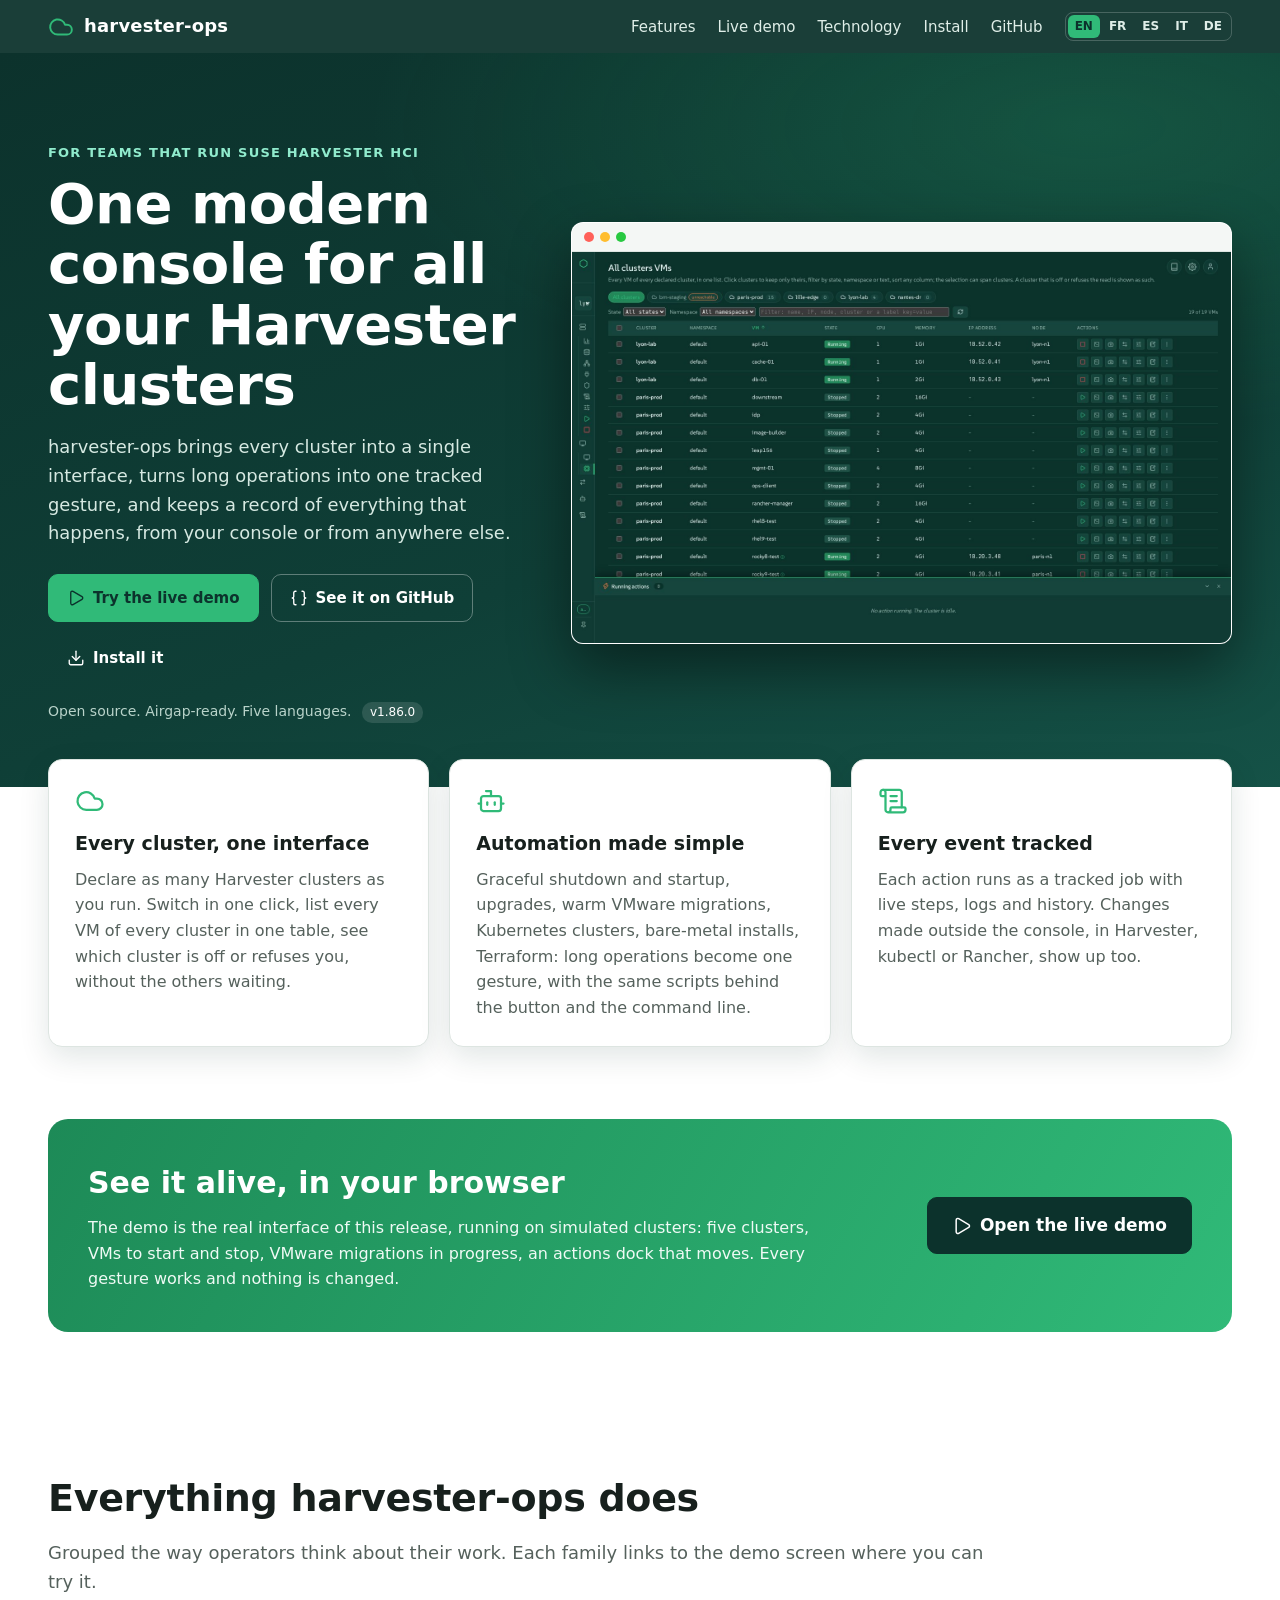
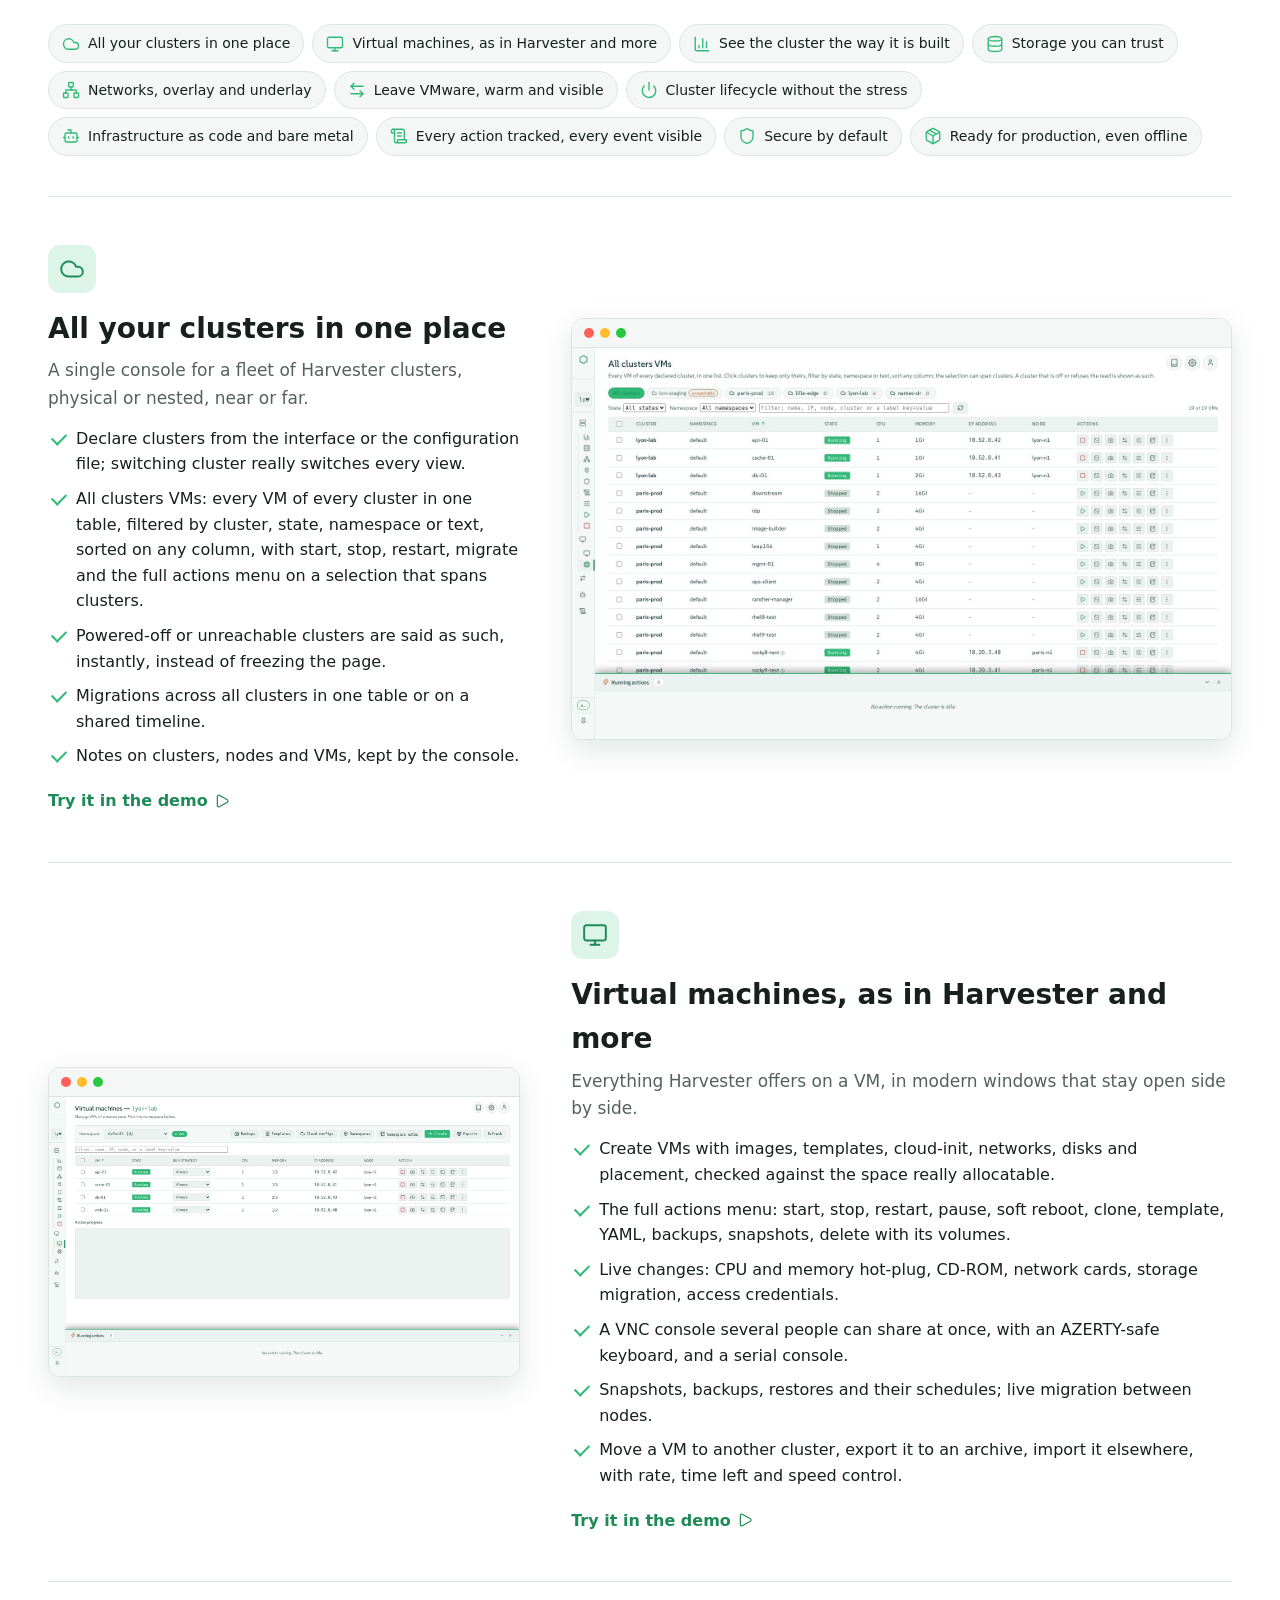
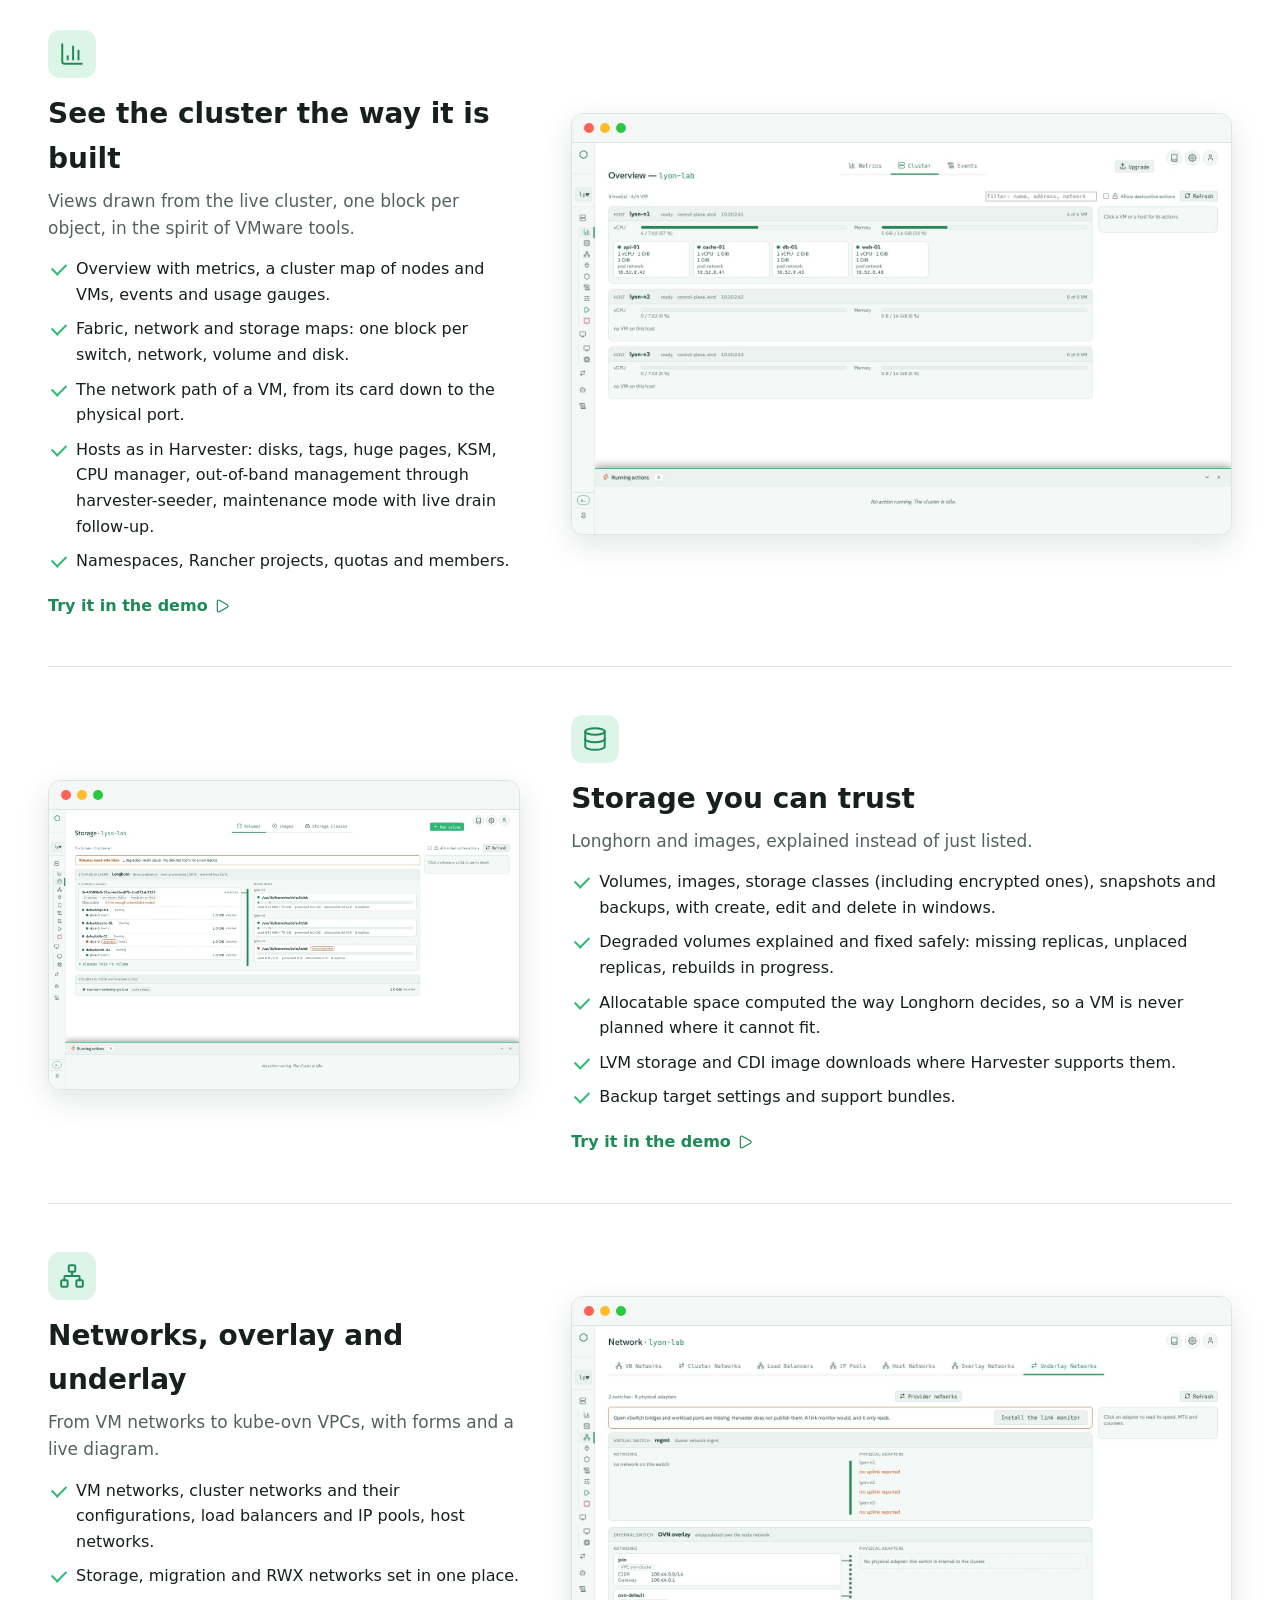
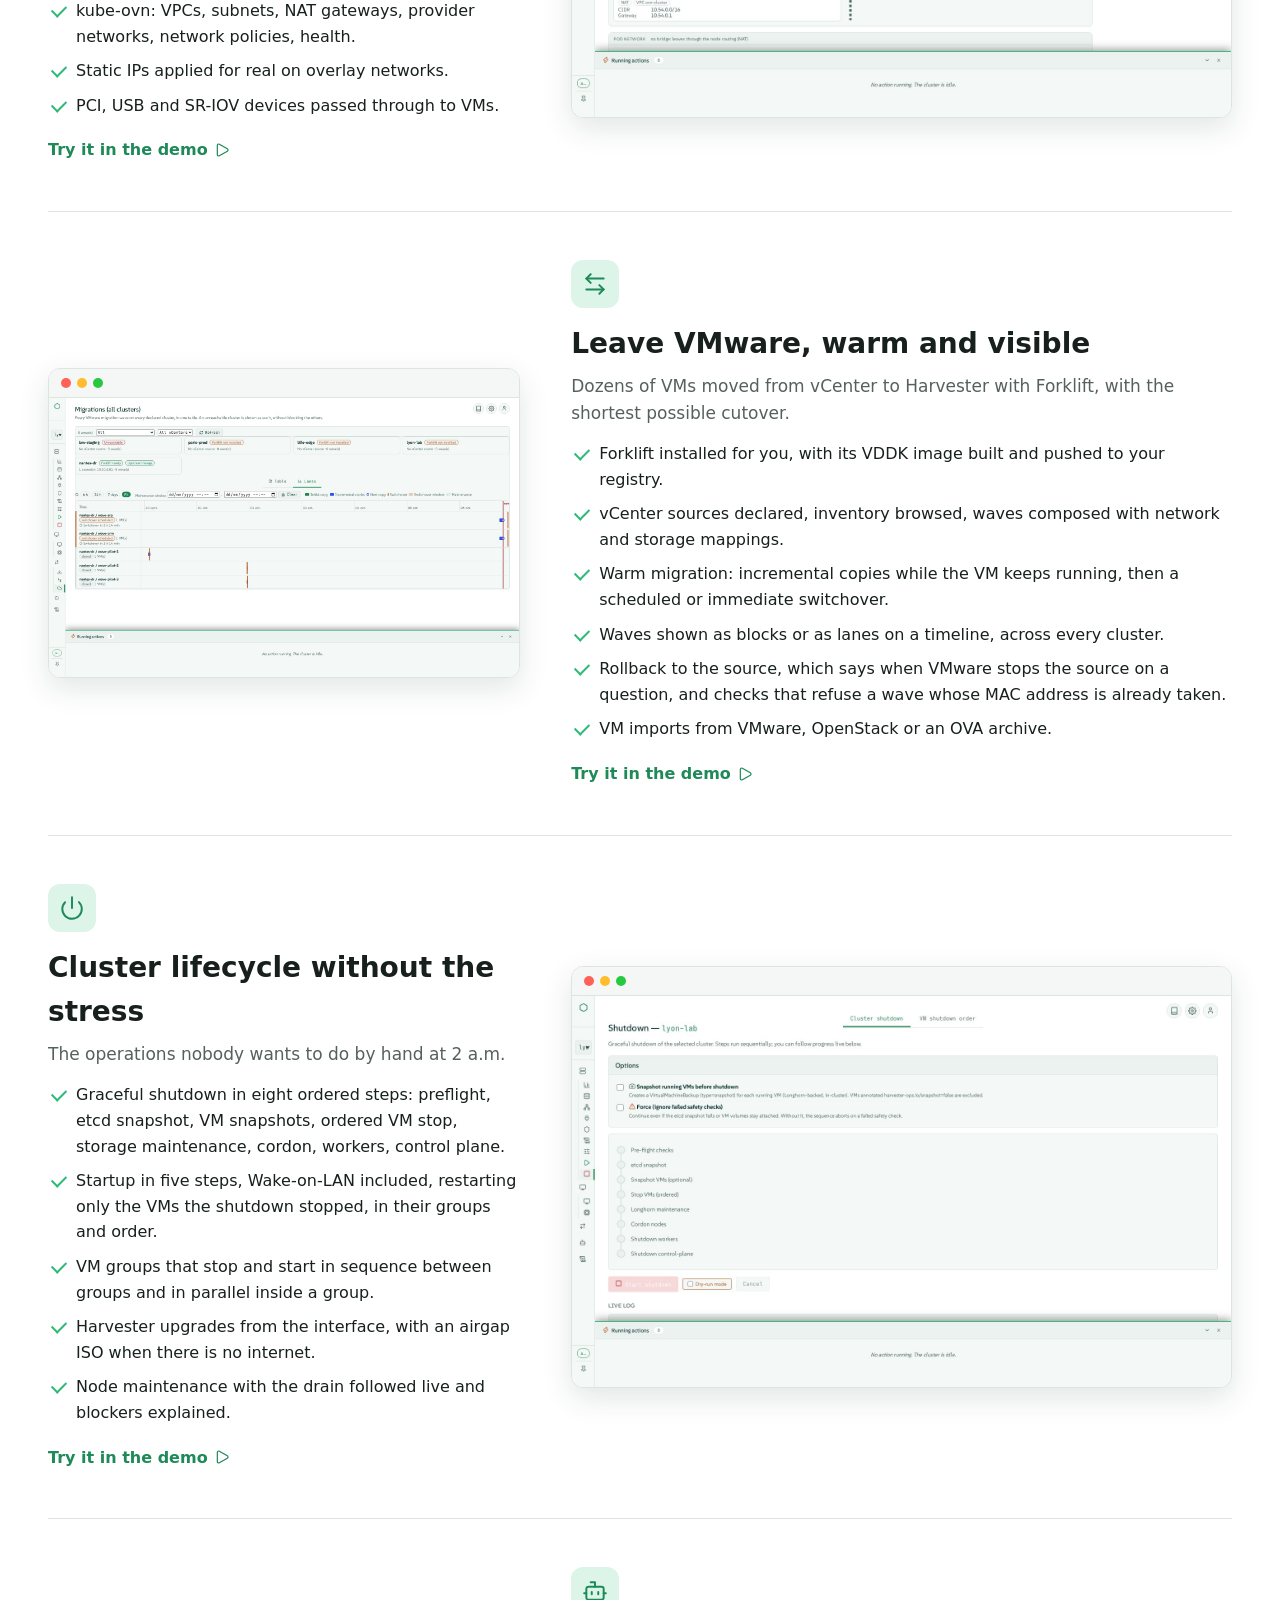
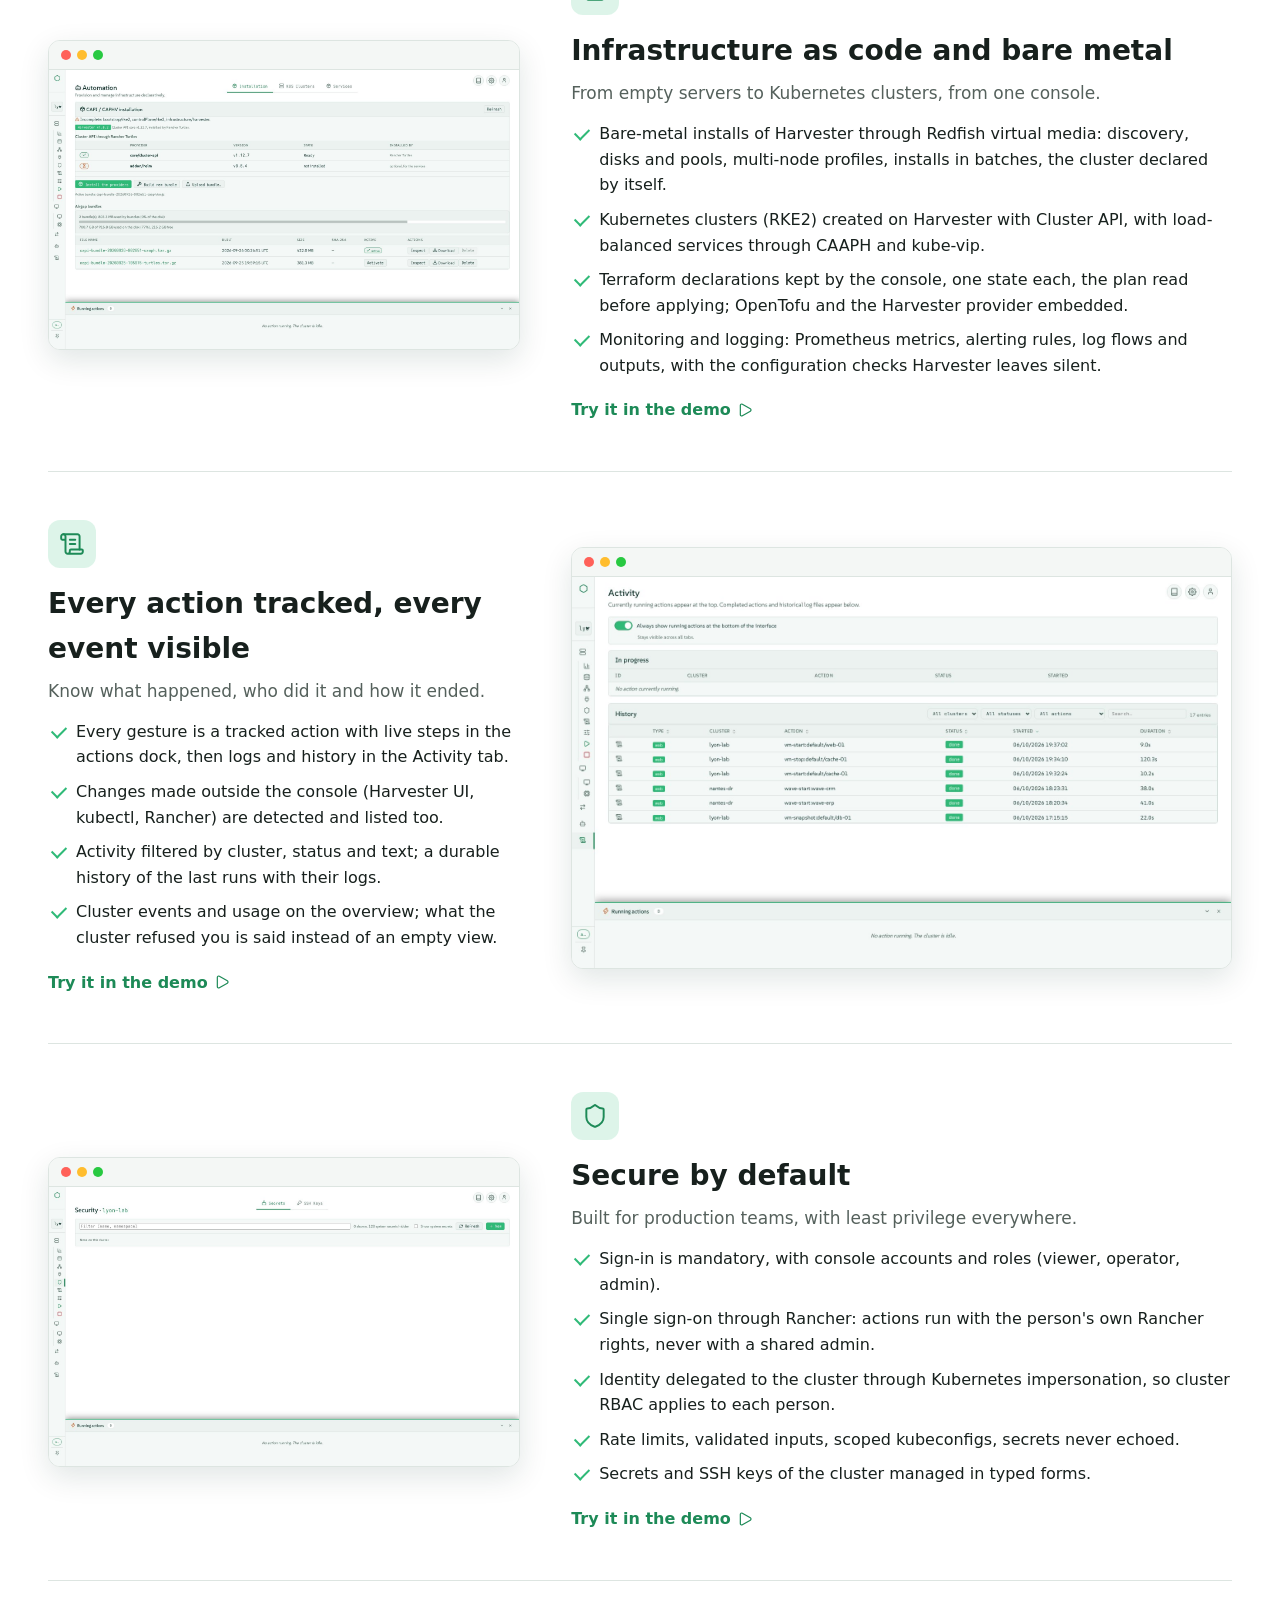
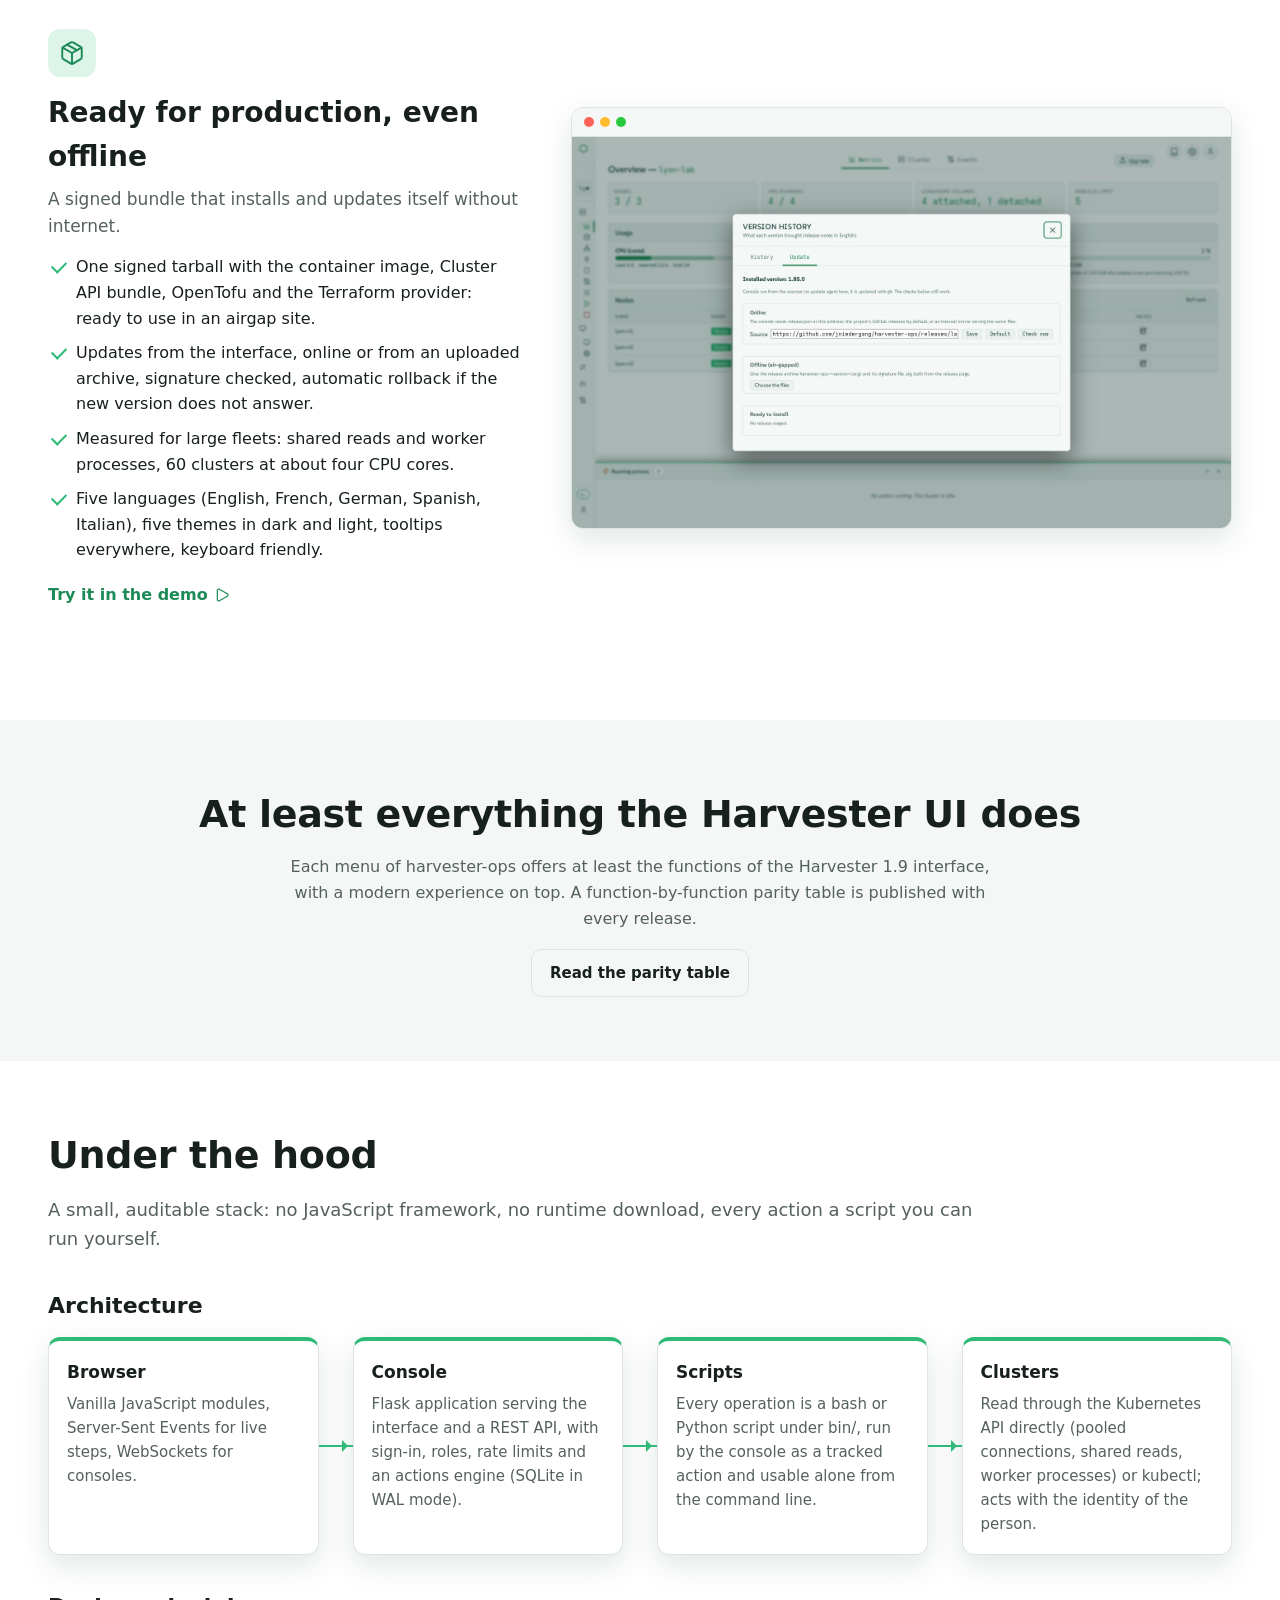
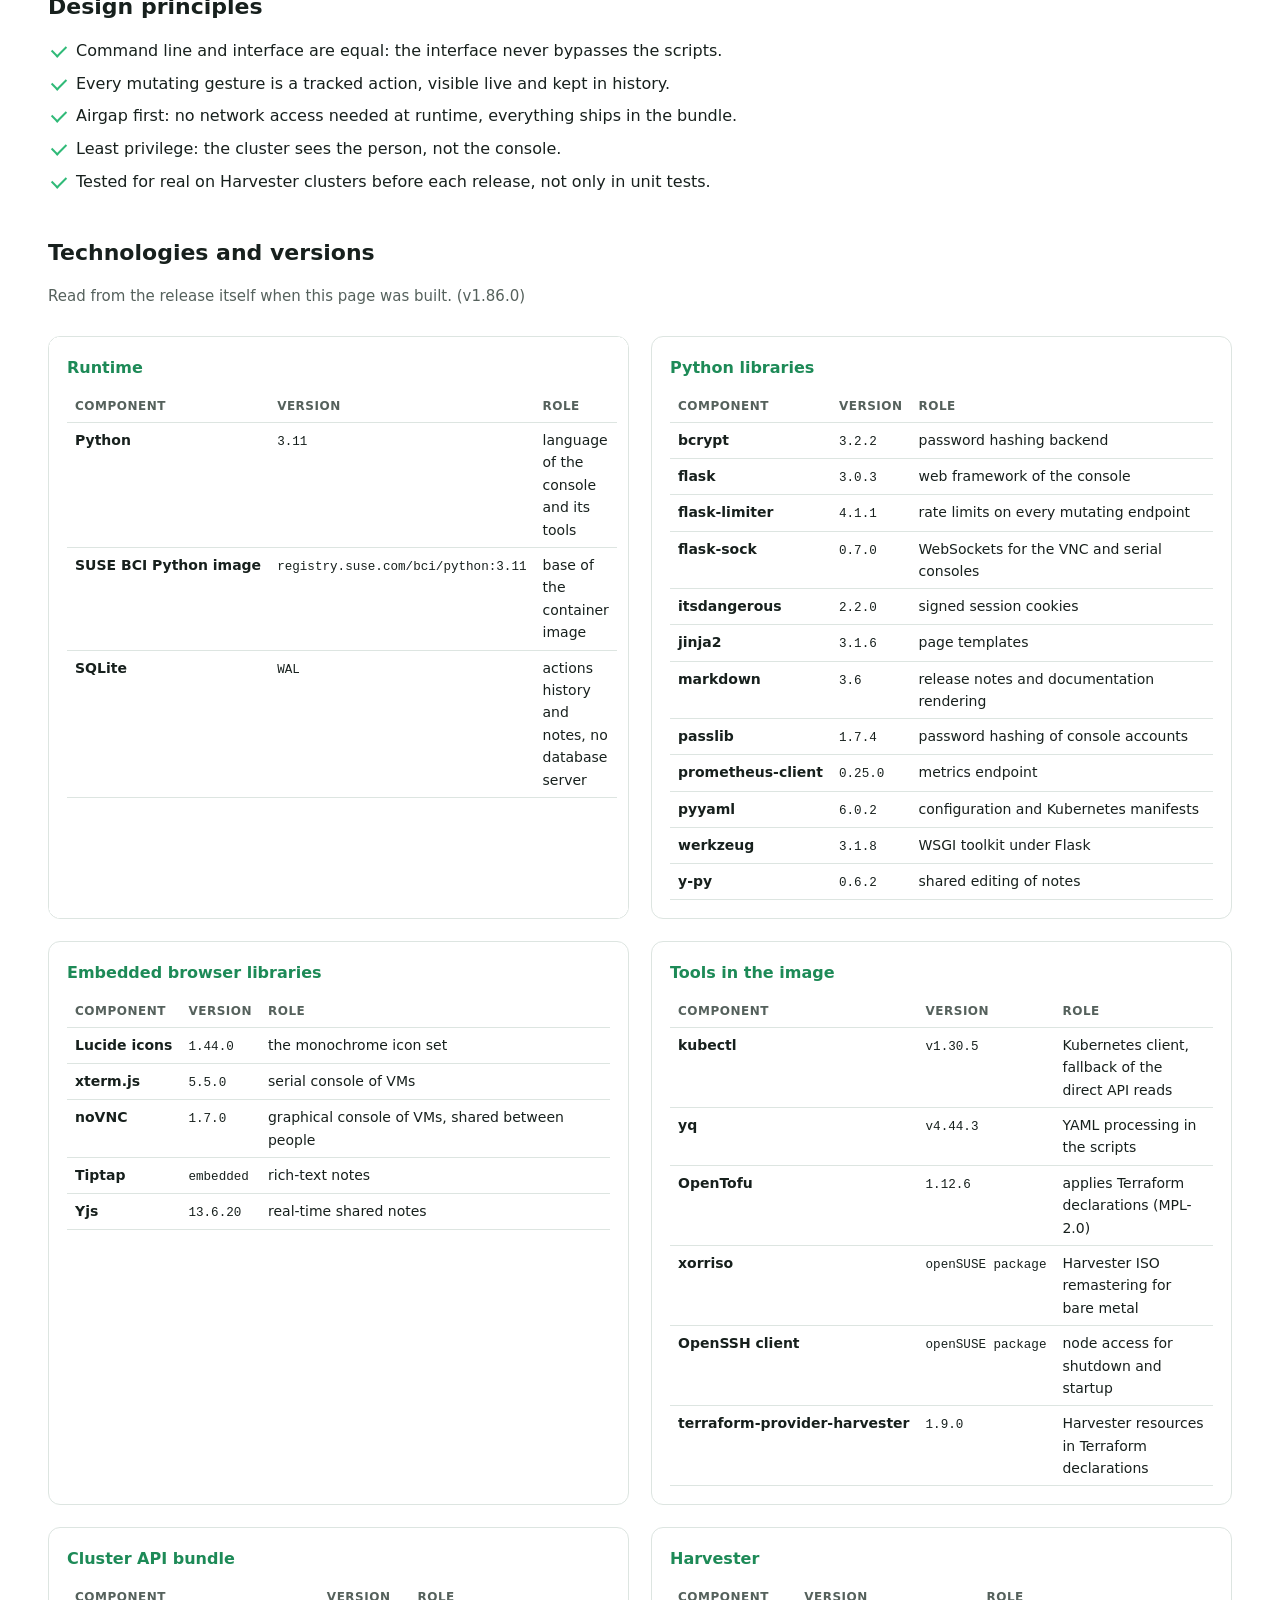
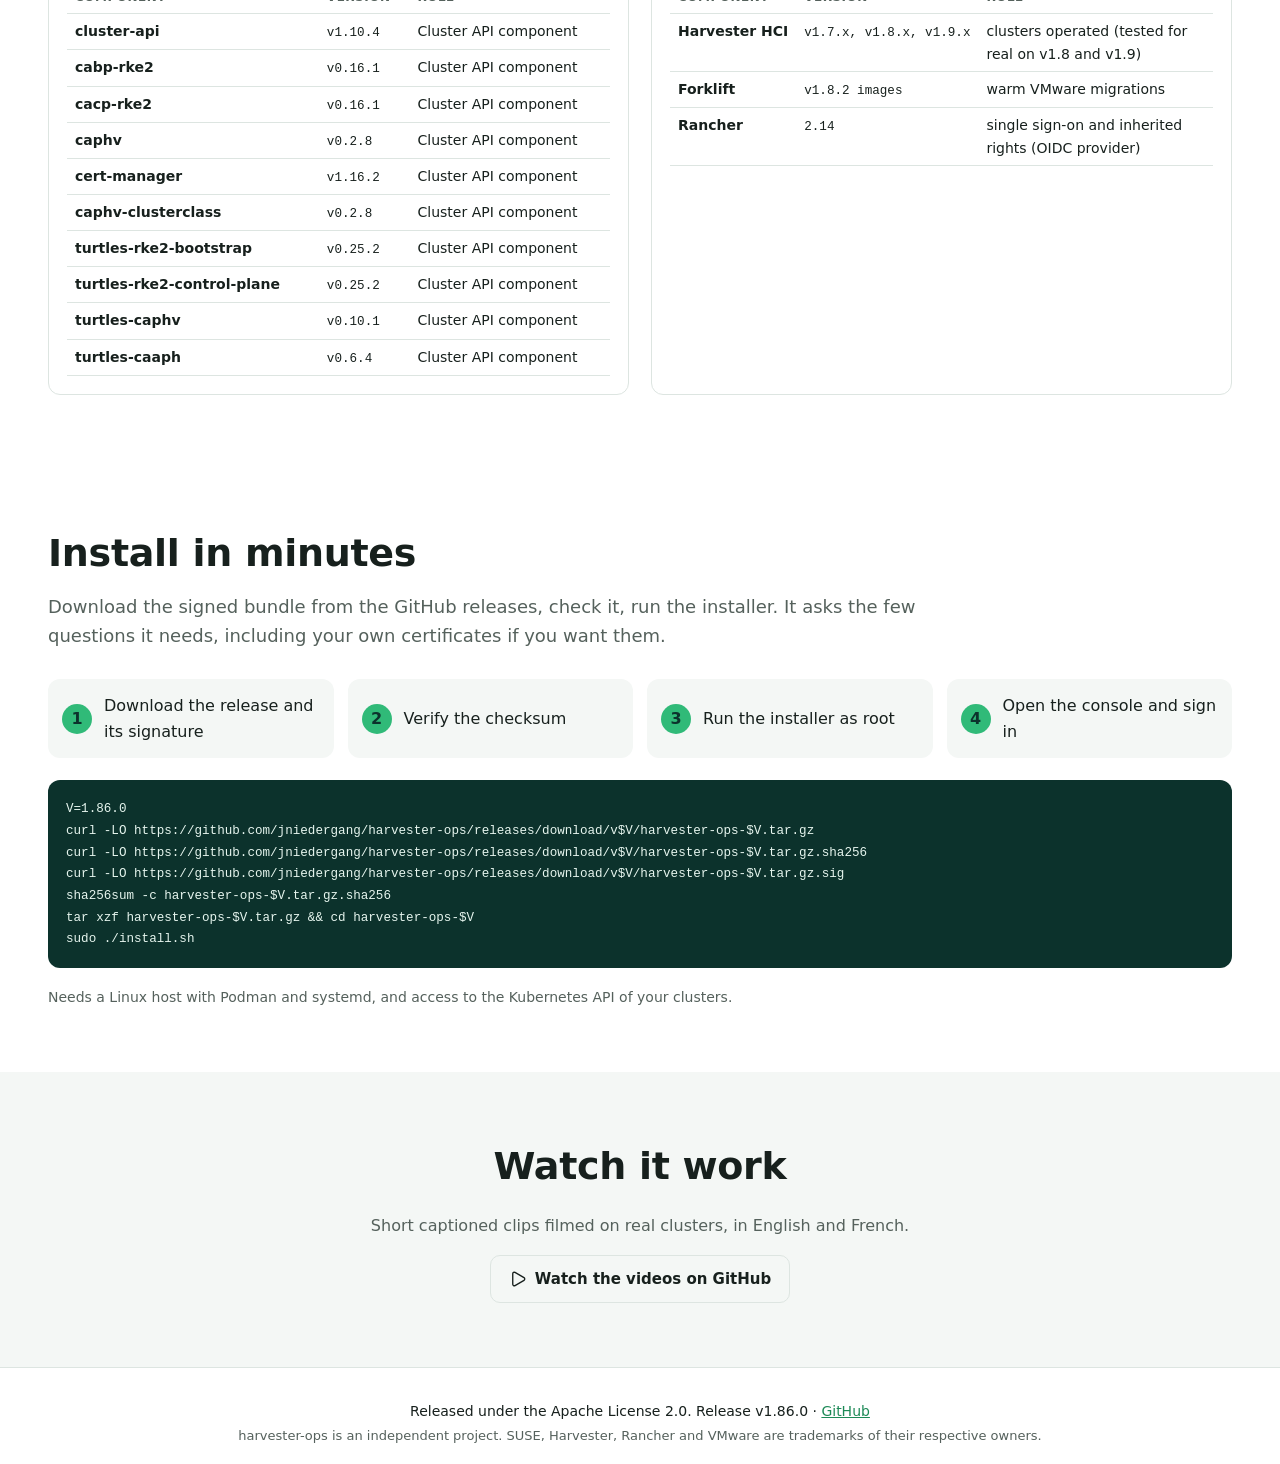
<file: index.html>
<!DOCTYPE html><html><head><meta charset="utf-8"><title>harvester-ops</title><meta name="viewport" content="width=device-width, initial-scale=1"><link rel="icon" type="image/svg+xml" href="assets/favicon.svg"><script>var l=(navigator.language||'en').slice(0,2);if(["en", "fr", "es", "it", "de"].indexOf(l)<0)l='en';location.replace(l+'/');</script></head><body><noscript><a href="en/">EN</a> <a href="fr/">FR</a> <a href="es/">ES</a> <a href="it/">IT</a> <a href="de/">DE</a></noscript></body></html>
</file>
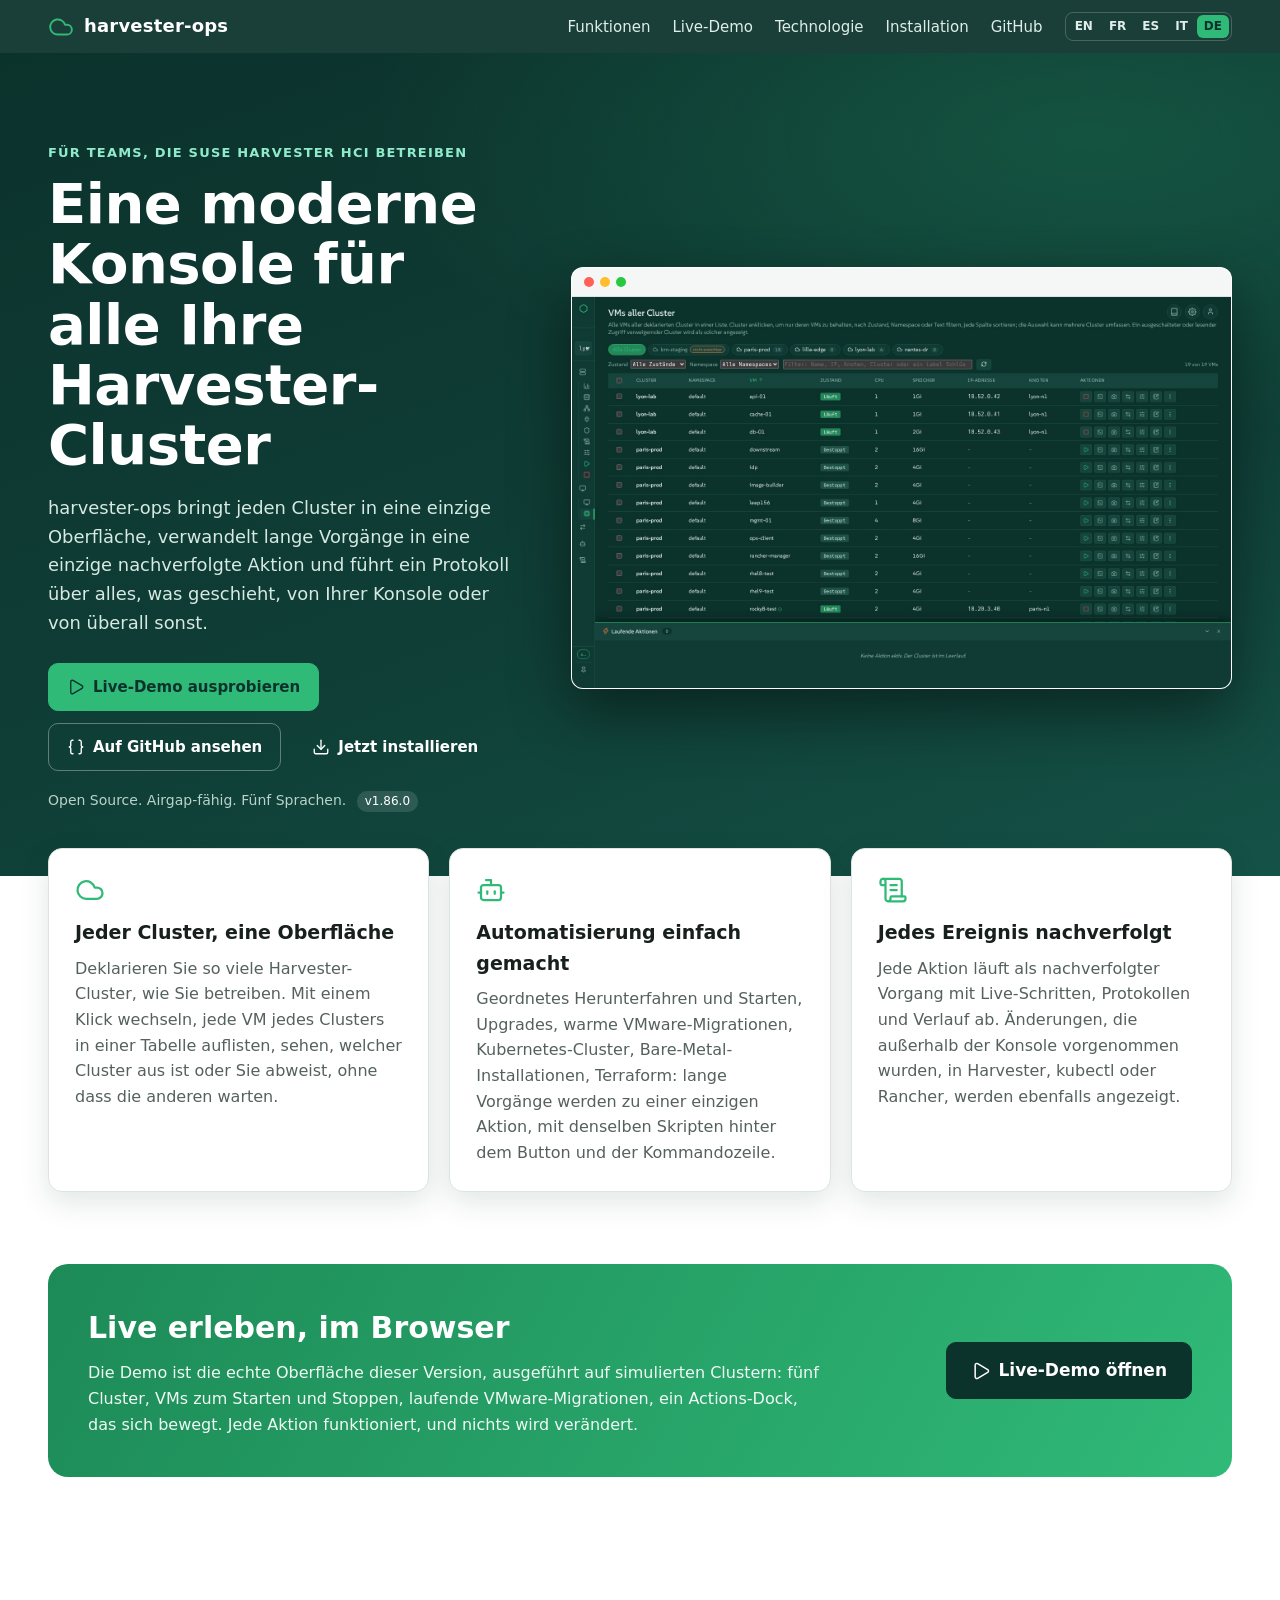
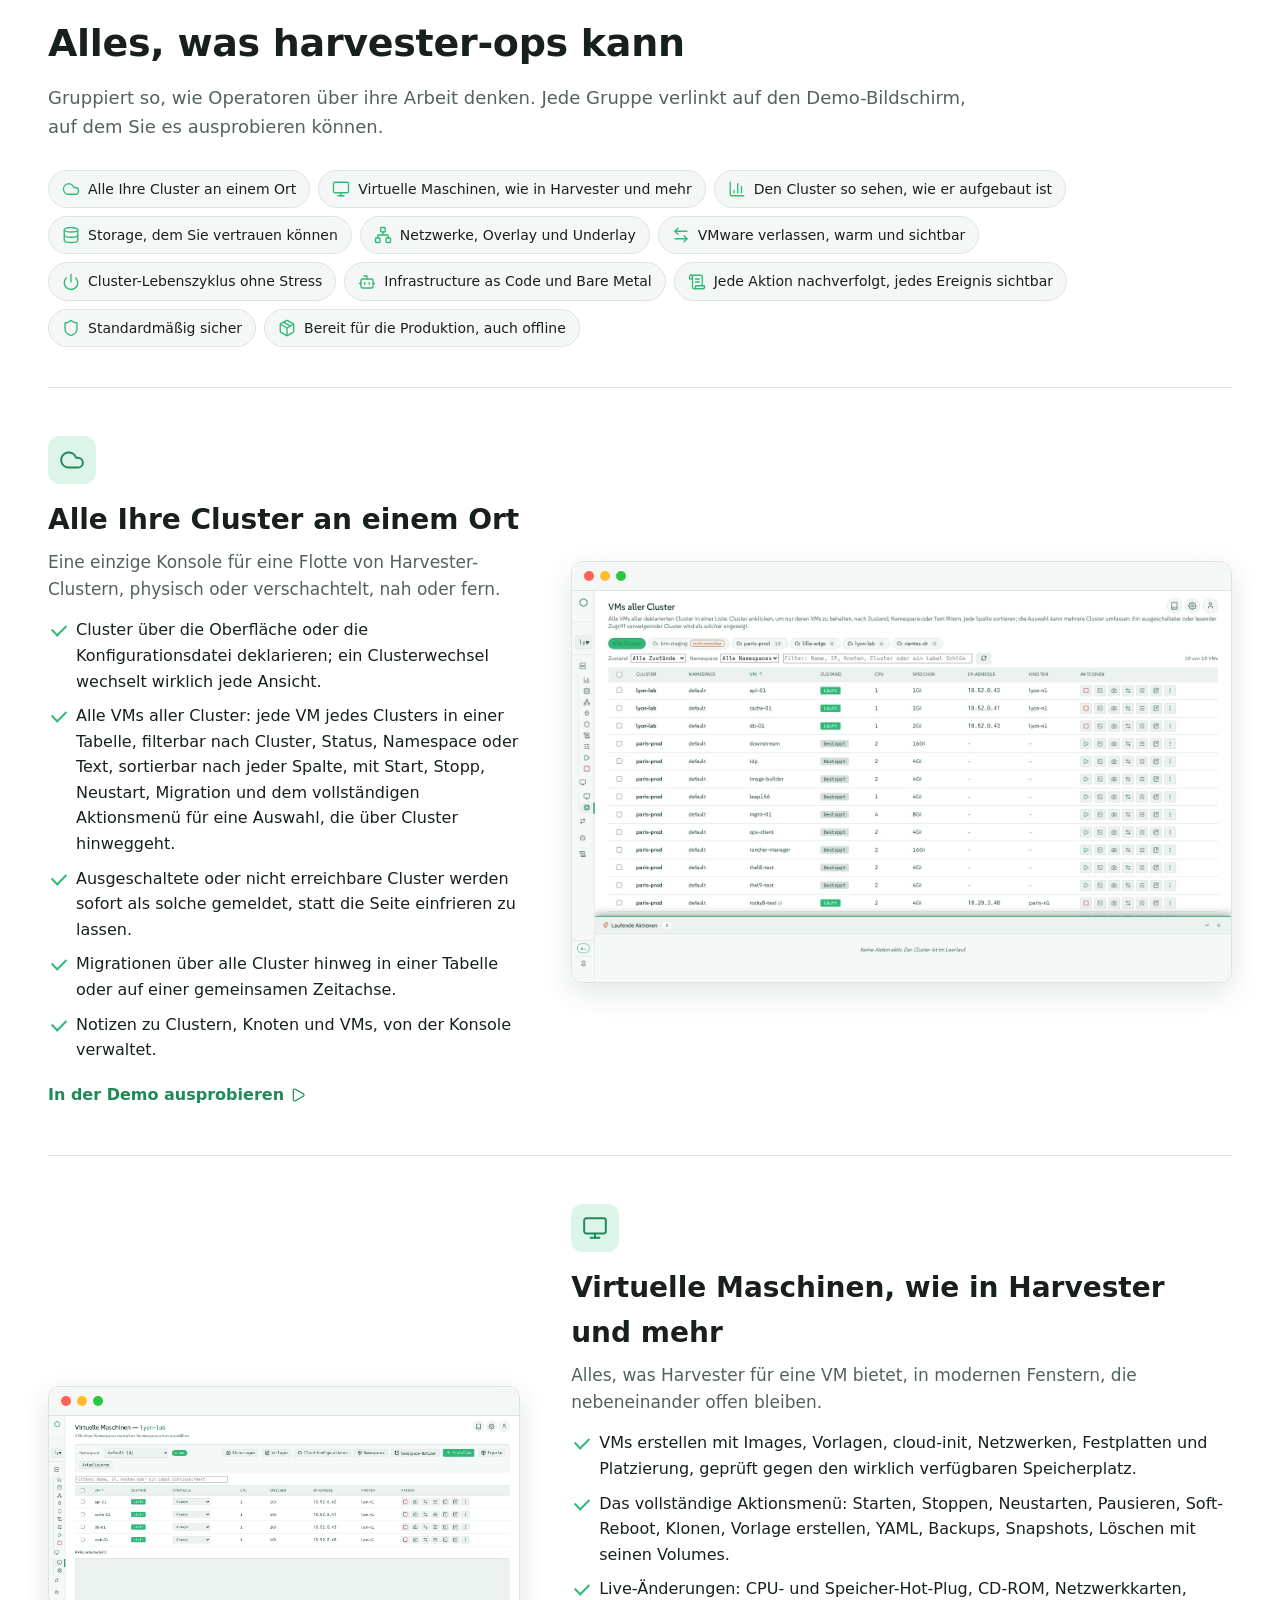
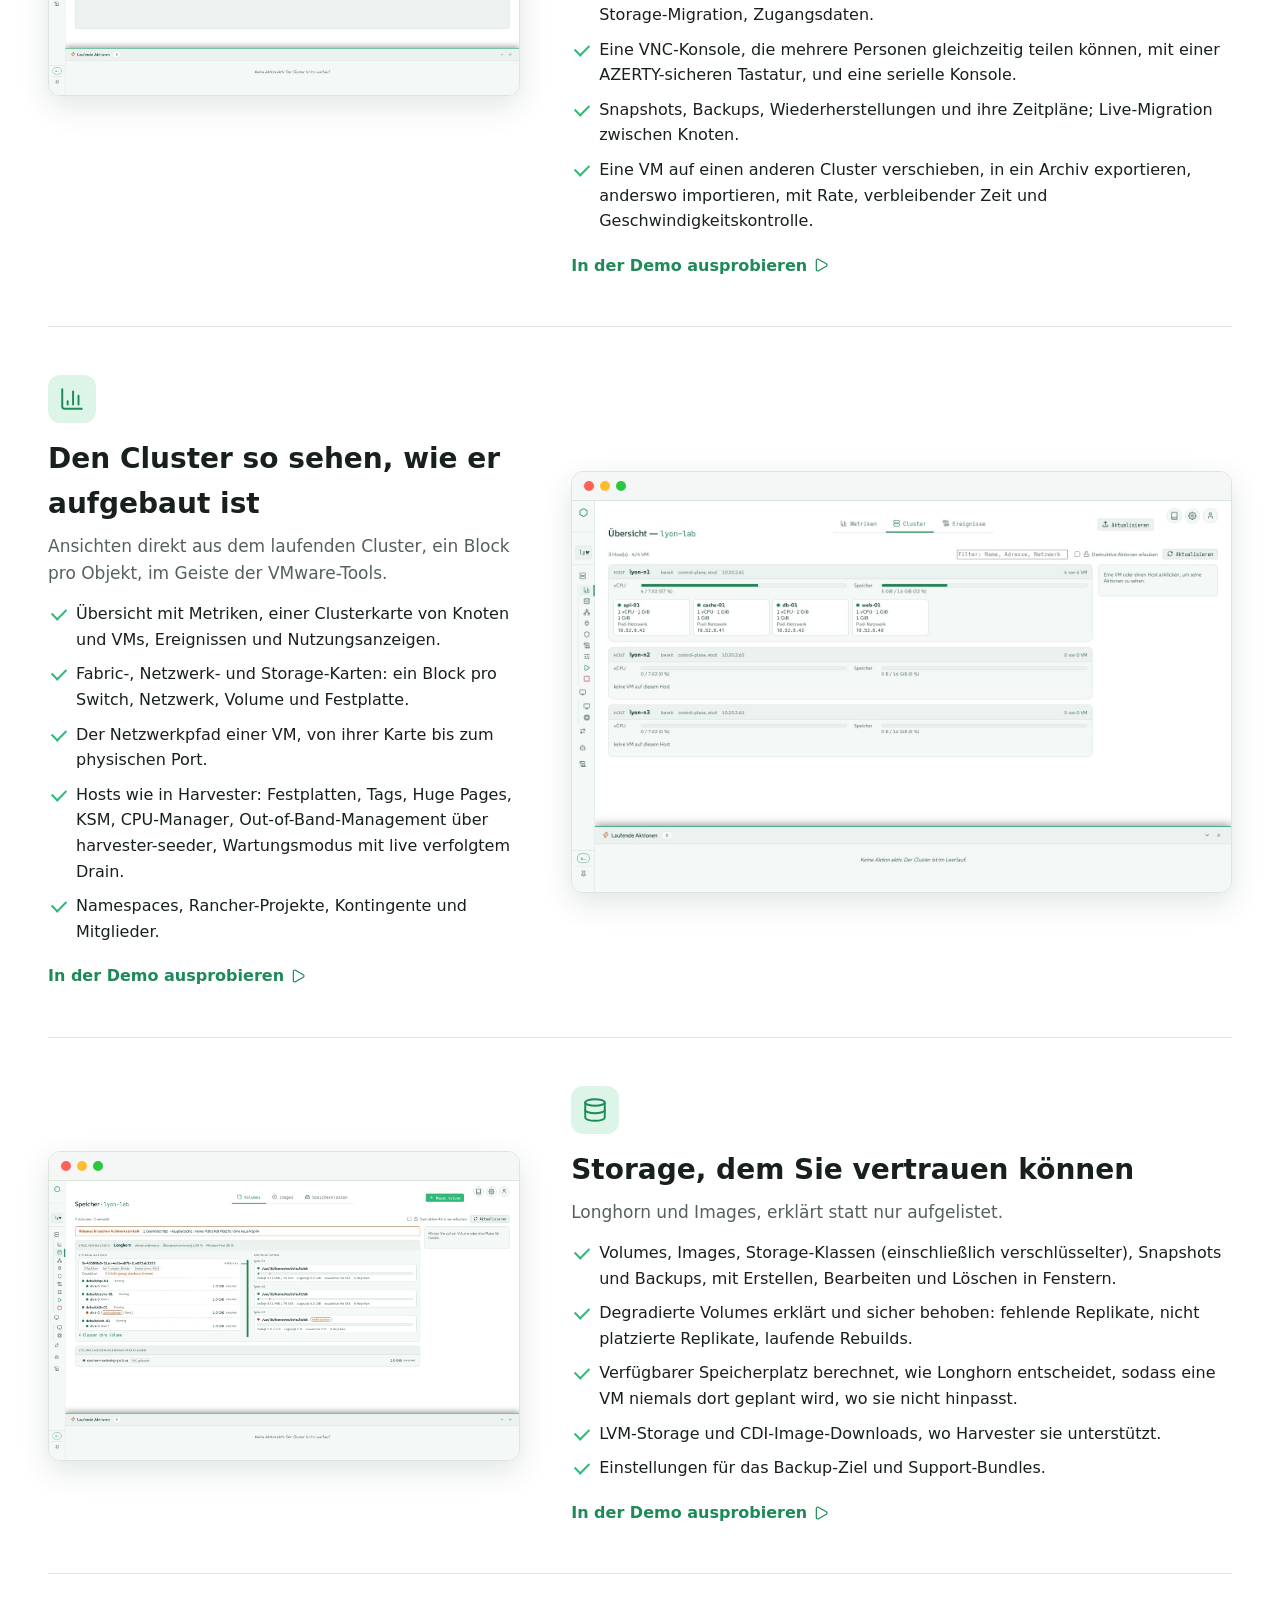
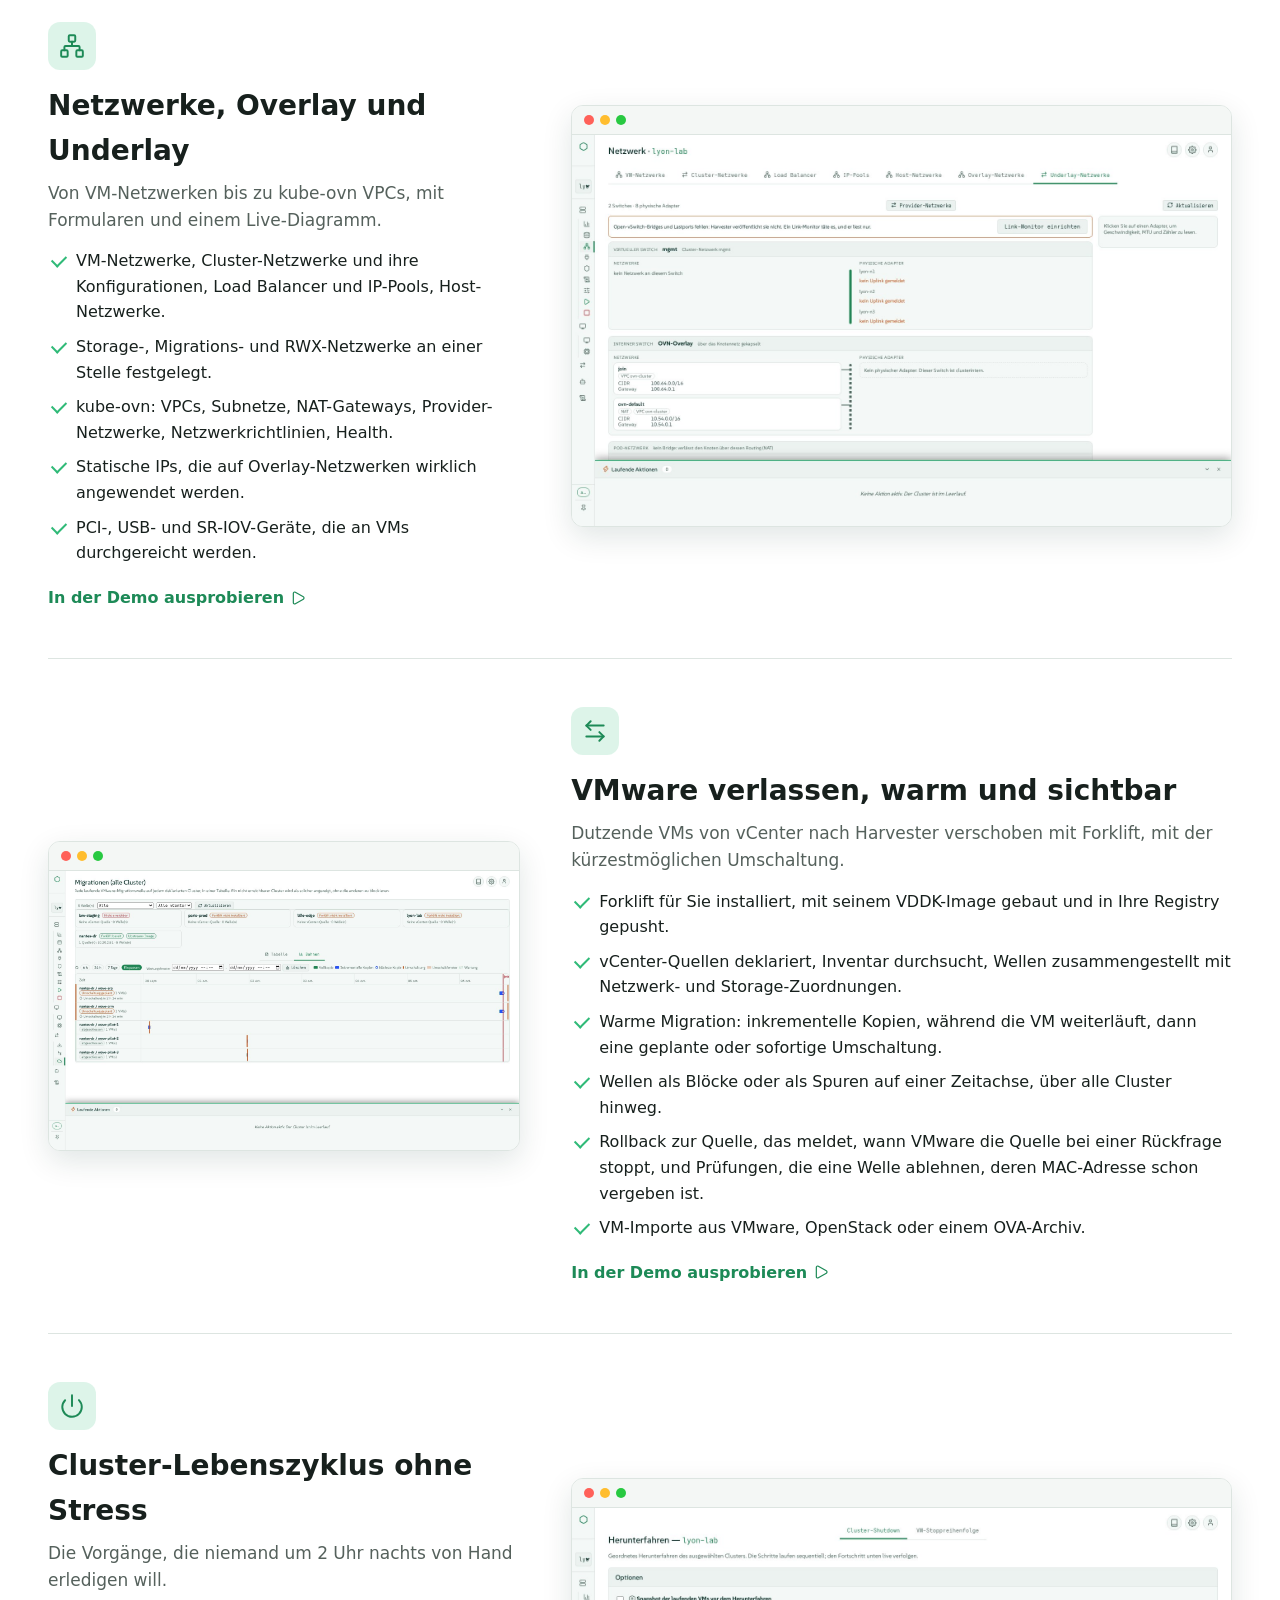
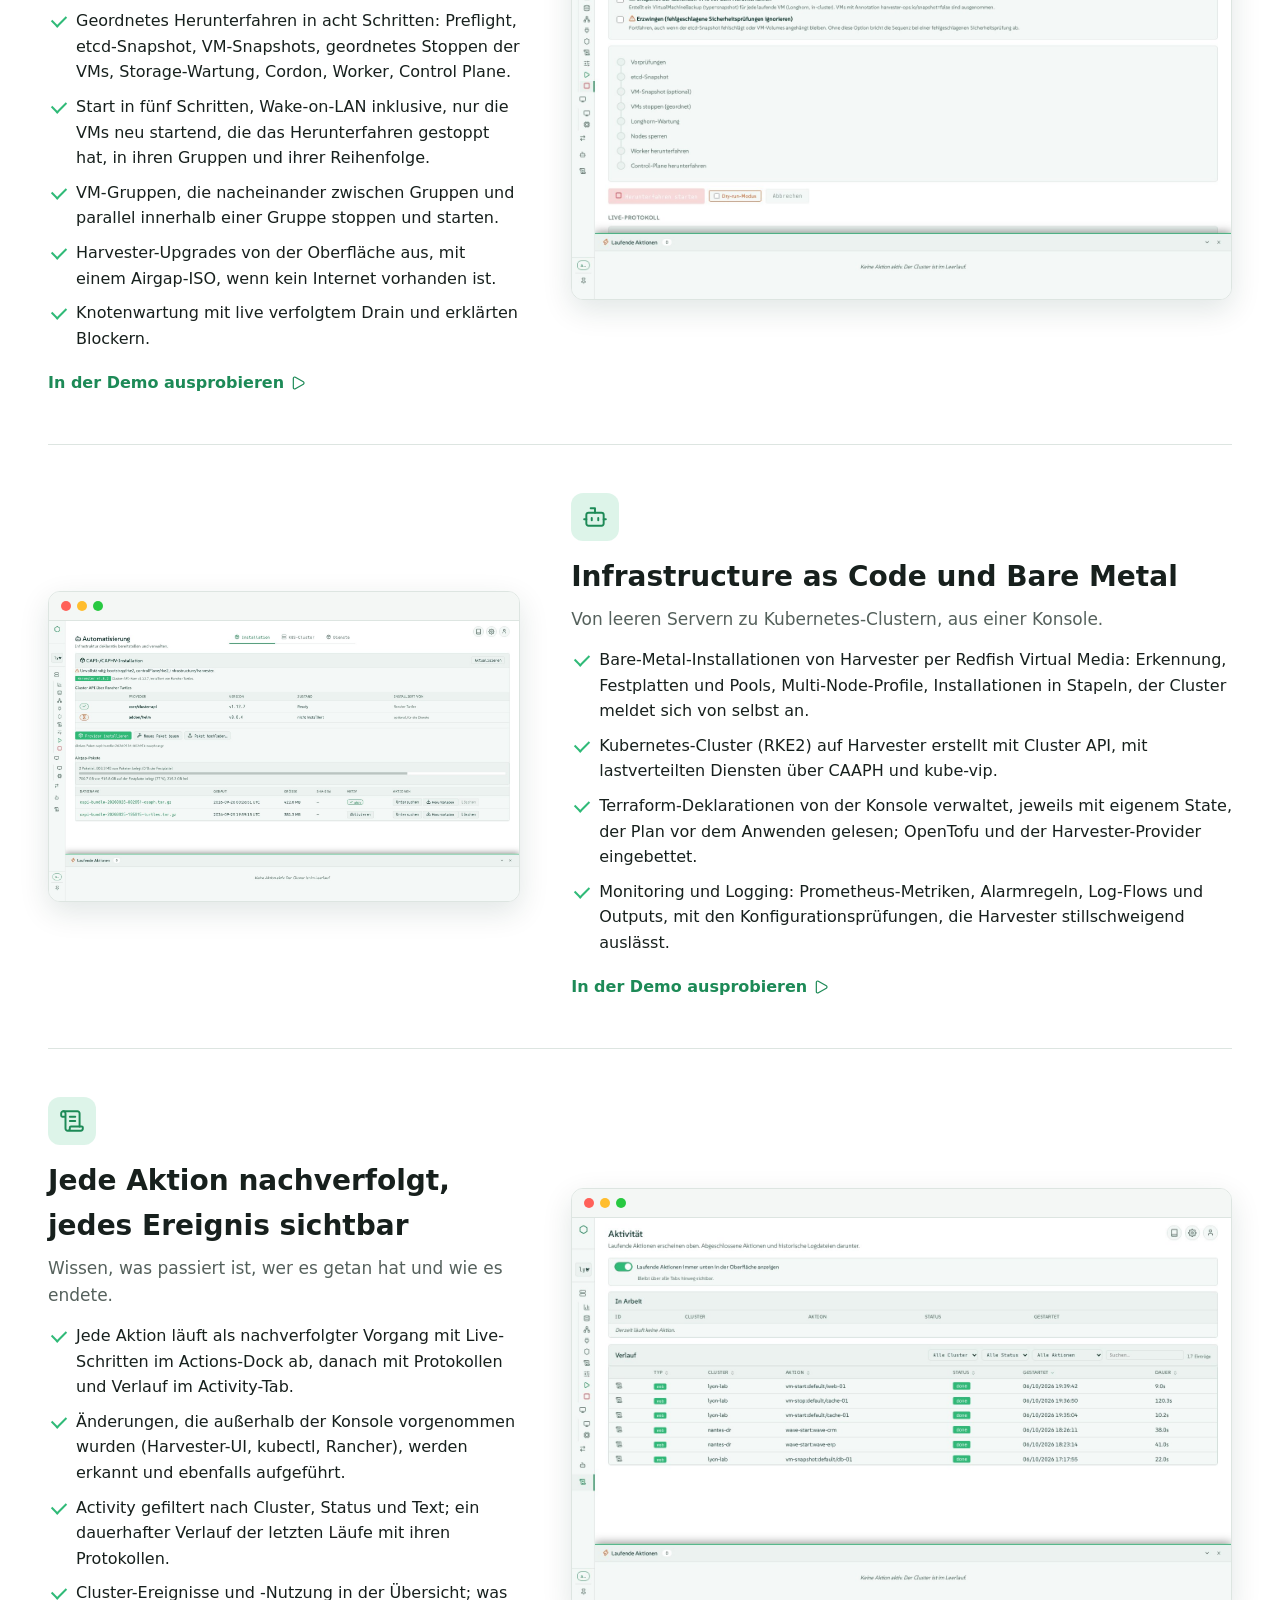
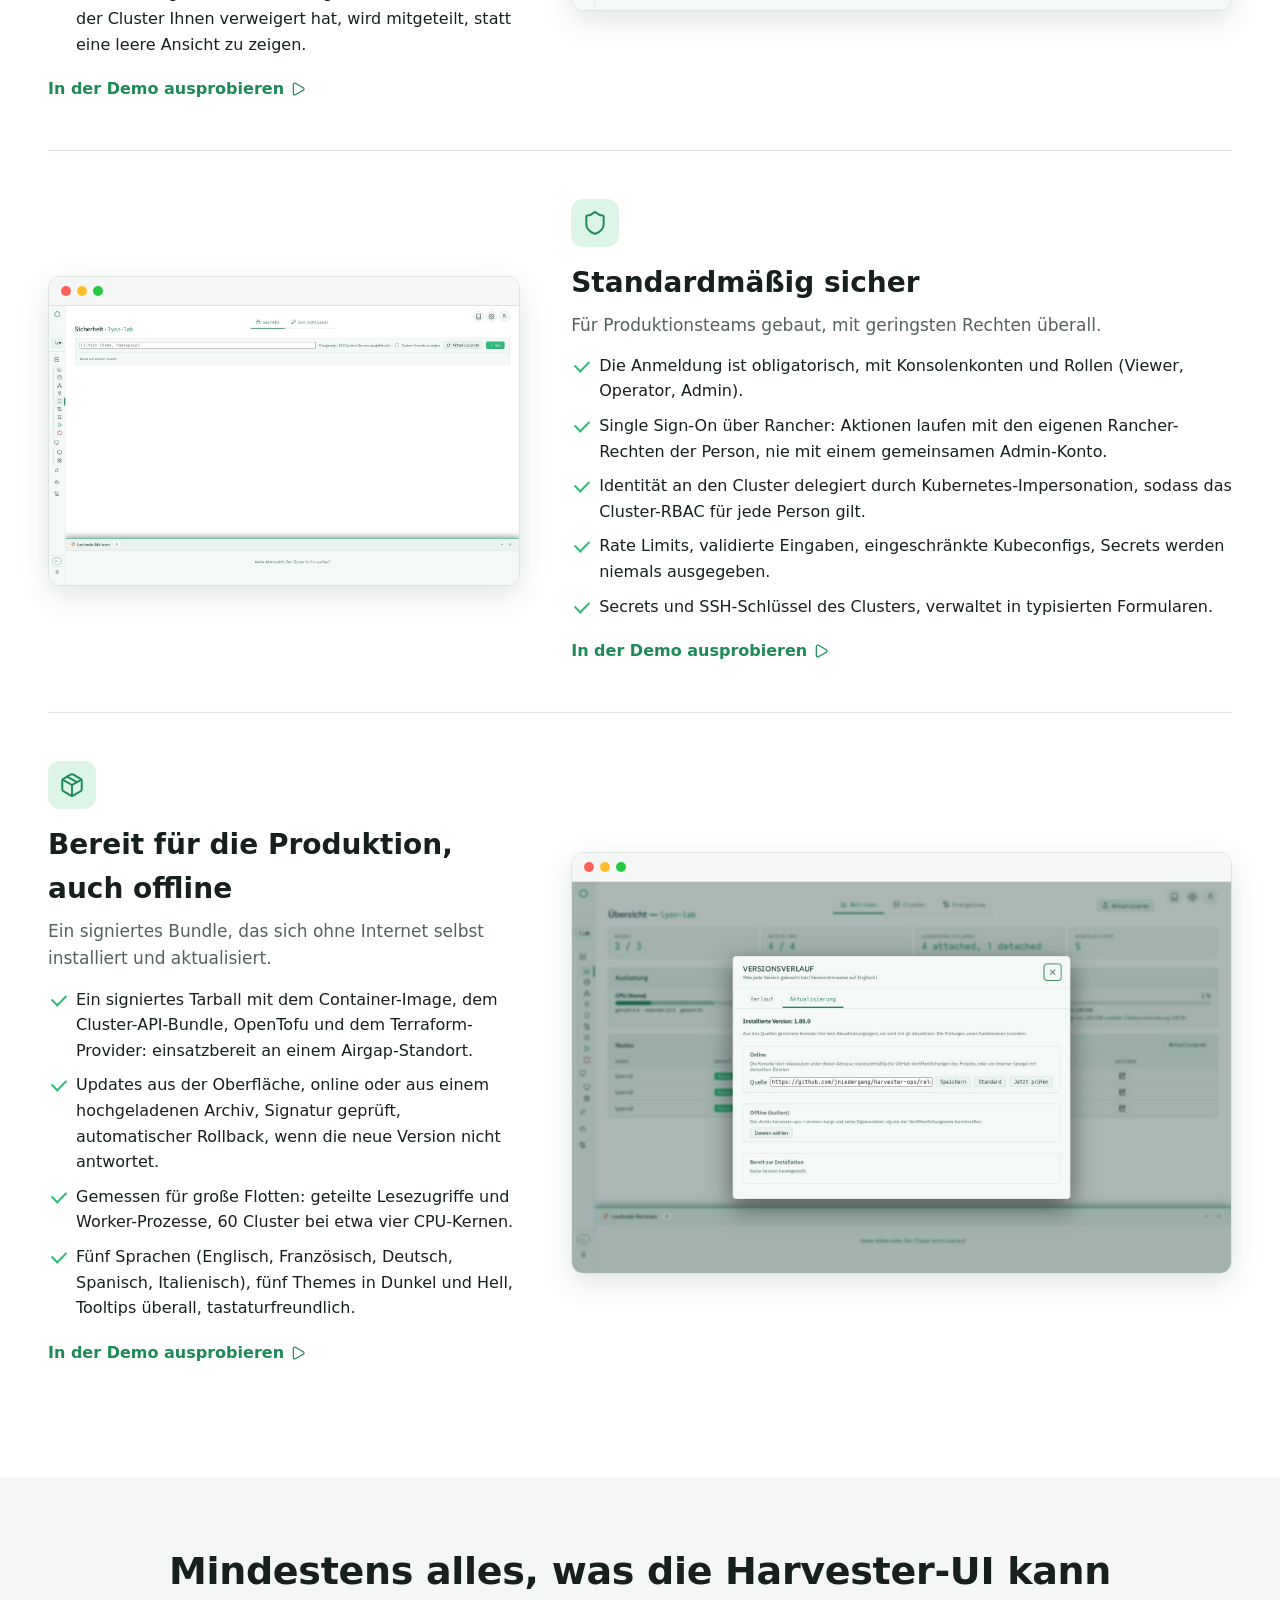
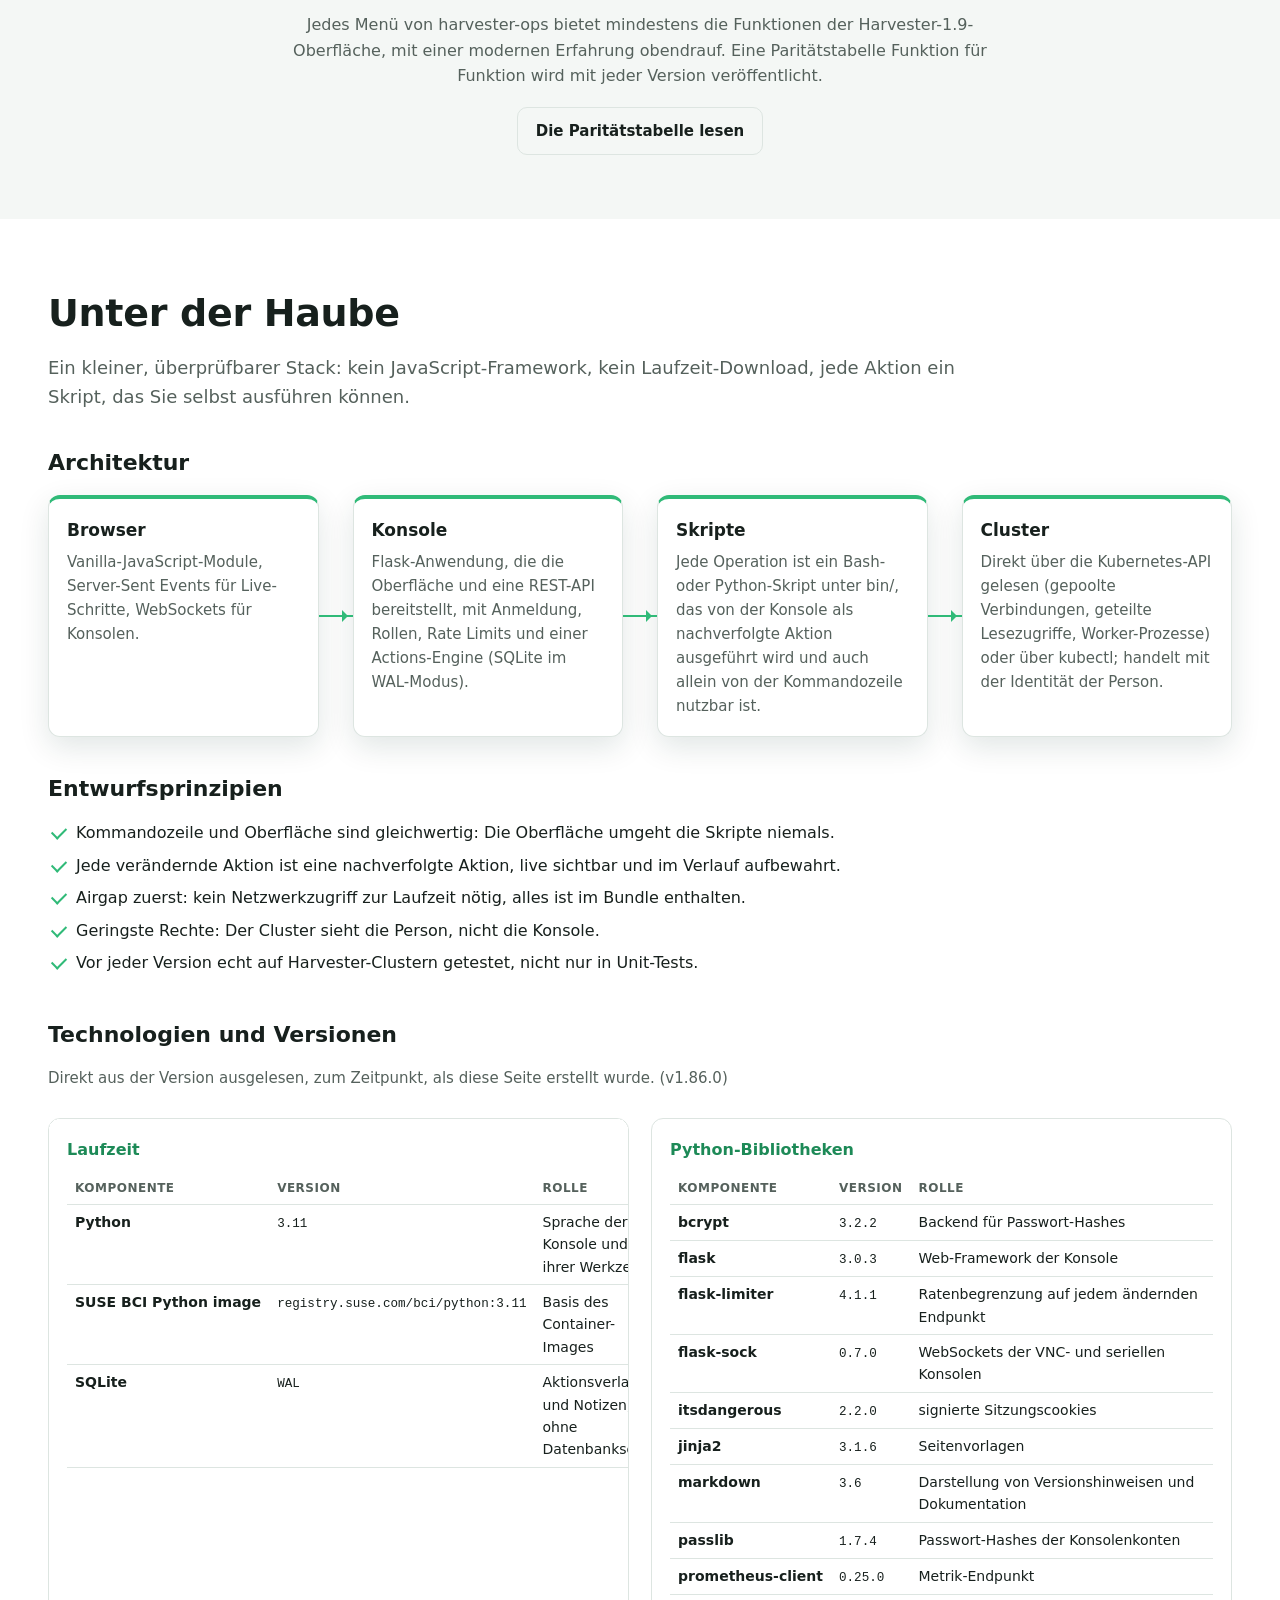
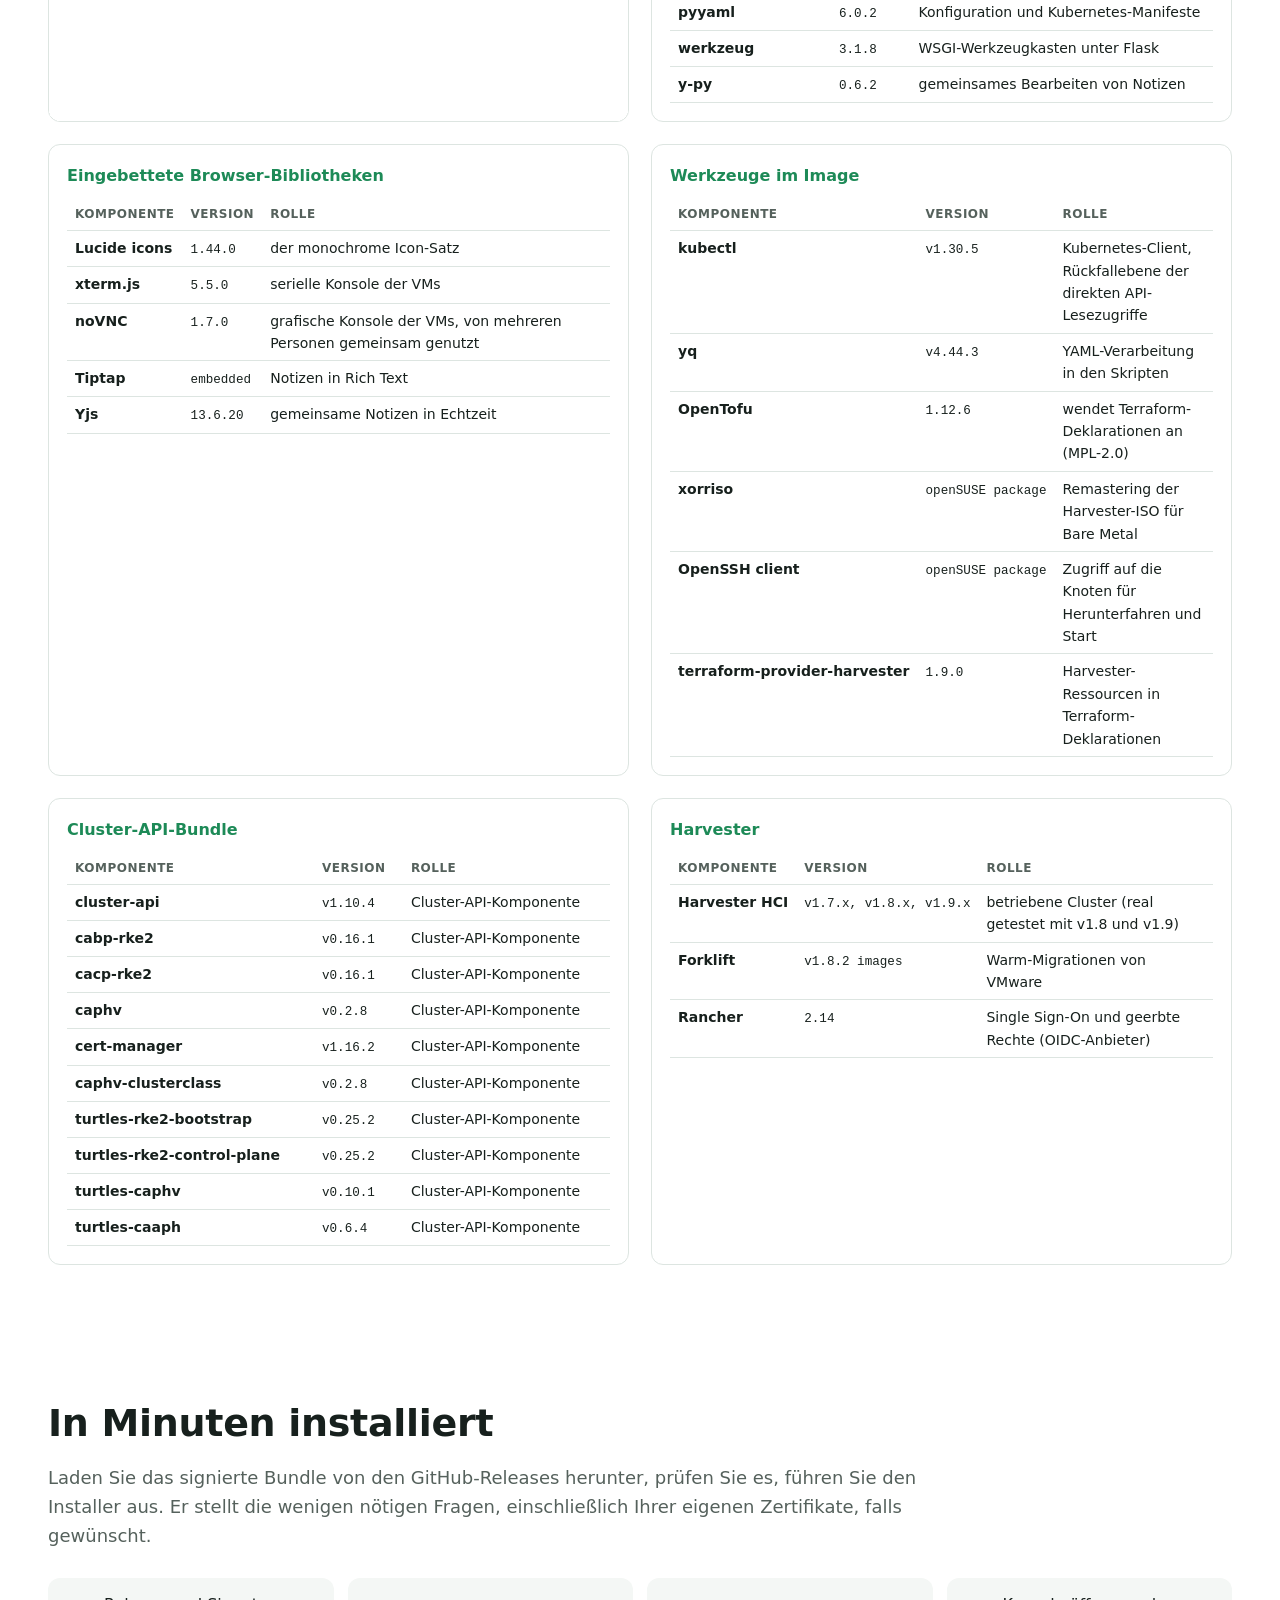
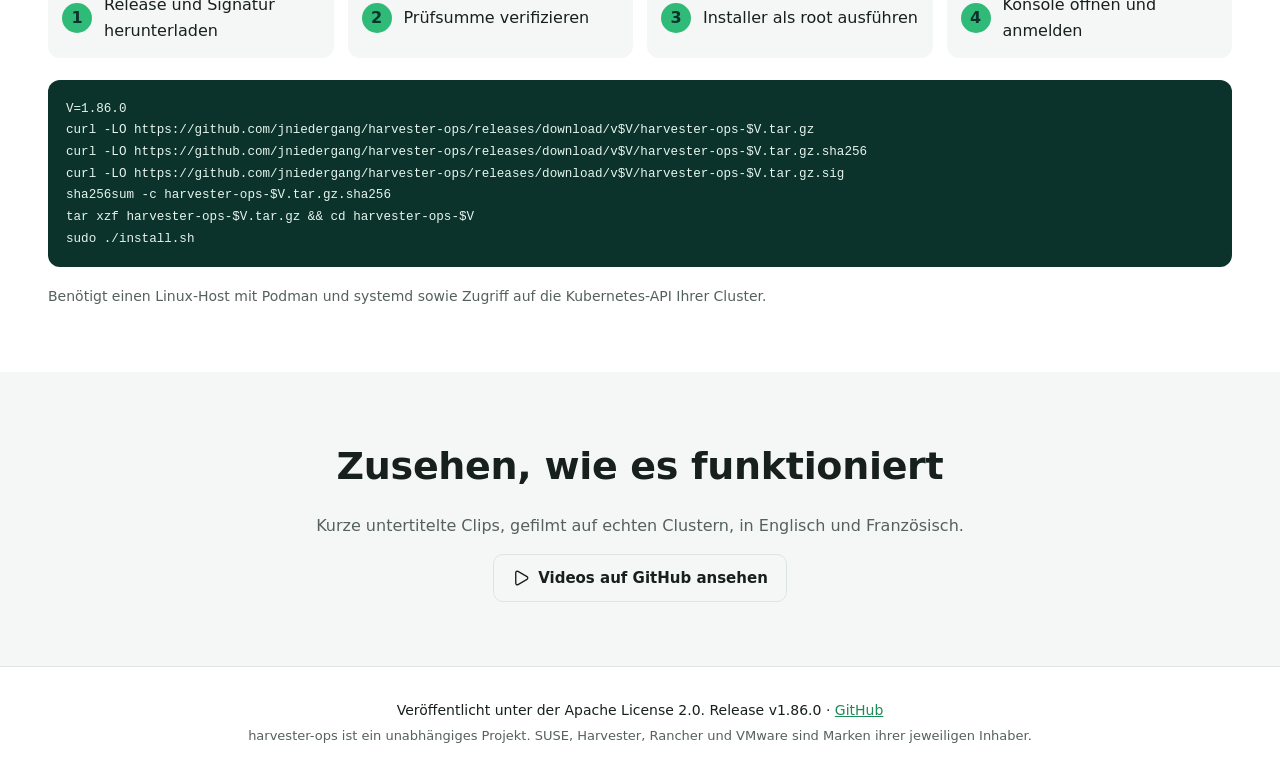
<file: de/index.html>
<!DOCTYPE html>
<html lang="de">
<head>
<meta charset="utf-8">
<meta name="viewport" content="width=device-width, initial-scale=1">
<title>harvester-ops: eine moderne Konsole für alle Ihre Harvester-Cluster</title>
<meta name="description" content="harvester-ops ist eine moderne, airgap-fähige Konsole zum Betrieb vieler SUSE Harvester HCI Cluster von einer Oberfläche aus: jeder Cluster an einem Ort, Automatisierung einfach gemacht, jedes Ereignis nachverfolgt.">
<meta property="og:title" content="harvester-ops: eine moderne Konsole für alle Ihre Harvester-Cluster">
<meta property="og:description" content="harvester-ops ist eine moderne, airgap-fähige Konsole zum Betrieb vieler SUSE Harvester HCI Cluster von einer Oberfläche aus: jeder Cluster an einem Ort, Automatisierung einfach gemacht, jedes Ereignis nachverfolgt.">
<meta property="og:type" content="website">
<link rel="alternate" hreflang="en" href="../en/"><link rel="alternate" hreflang="fr" href="../fr/"><link rel="alternate" hreflang="es" href="../es/"><link rel="alternate" hreflang="it" href="../it/"><link rel="alternate" hreflang="de" href="../de/">
<link rel="icon" type="image/svg+xml" href="../assets/favicon.svg">
<link rel="stylesheet" href="../assets/site.css">
</head>
<body>
<header class="top">
  <a class="brand" href="./"><svg class="ico " width="26" height="26" viewBox="0 0 24 24" fill="none" stroke="currentColor" stroke-width="1.8" stroke-linecap="round" stroke-linejoin="round" aria-hidden="true"><path d="M17.5 19H9a7 7 0 1 1 6.71-9h1.79a4.5 4.5 0 1 1 0 9Z"/></svg><span>harvester-ops</span></a>
  <button class="menu-btn" type="button" aria-expanded="false" aria-controls="topnav" aria-label="Menu"><svg class="ico " width="22" height="22" viewBox="0 0 24 24" fill="none" stroke="currentColor" stroke-width="1.8" stroke-linecap="round" stroke-linejoin="round" aria-hidden="true"><circle cx="12" cy="12" r="1"/><circle cx="12" cy="5" r="1"/><circle cx="12" cy="19" r="1"/></svg></button>
  <nav id="topnav">
    <a href="#features">Funktionen</a>
    <a href="../demo/?lang=de">Live-Demo</a>
    <a href="#tech">Technologie</a>
    <a href="#install">Installation</a>
    <a href="https://github.com/jniedergang/harvester-ops">GitHub</a>
    <span class="langs"><a href="../en/" hreflang="en" lang="en">EN</a><a href="../fr/" hreflang="fr" lang="fr">FR</a><a href="../es/" hreflang="es" lang="es">ES</a><a href="../it/" hreflang="it" lang="it">IT</a><a href="../de/" hreflang="de" lang="de" aria-current="page">DE</a></span>
  </nav>
</header>
<main>
<section class="hero">
  <div class="hero-text">
    <p class="kicker">Für Teams, die SUSE Harvester HCI betreiben</p>
    <h1>Eine moderne Konsole für alle Ihre Harvester-Cluster</h1>
    <p class="lead">harvester-ops bringt jeden Cluster in eine einzige Oberfläche, verwandelt lange Vorgänge in eine einzige nachverfolgte Aktion und führt ein Protokoll über alles, was geschieht, von Ihrer Konsole oder von überall sonst.</p>
    <div class="ctas">
      <a class="btn primary" href="../demo/?lang=de"><svg class="ico " width="18" height="18" viewBox="0 0 24 24" fill="none" stroke="currentColor" stroke-width="1.8" stroke-linecap="round" stroke-linejoin="round" aria-hidden="true"><path d="M5 5a2 2 0 0 1 3.008-1.728l11.997 6.998a2 2 0 0 1 .003 3.458l-12 7A2 2 0 0 1 5 19z"/></svg> Live-Demo ausprobieren</a>
      <a class="btn" href="https://github.com/jniedergang/harvester-ops"><svg class="ico " width="18" height="18" viewBox="0 0 24 24" fill="none" stroke="currentColor" stroke-width="1.8" stroke-linecap="round" stroke-linejoin="round" aria-hidden="true"><path d="M8 3H7a2 2 0 0 0-2 2v5a2 2 0 0 1-2 2 2 2 0 0 1 2 2v5c0 1.1.9 2 2 2h1"/><path d="M16 21h1a2 2 0 0 0 2-2v-5c0-1.1.9-2 2-2a2 2 0 0 1-2-2V5a2 2 0 0 0-2-2h-1"/></svg> Auf GitHub ansehen</a>
      <a class="btn ghost" href="#install"><svg class="ico " width="18" height="18" viewBox="0 0 24 24" fill="none" stroke="currentColor" stroke-width="1.8" stroke-linecap="round" stroke-linejoin="round" aria-hidden="true"><path d="M12 15V3"/><path d="M21 15v4a2 2 0 0 1-2 2H5a2 2 0 0 1-2-2v-4"/><path d="m7 10 5 5 5-5"/></svg> Jetzt installieren</a>
    </div>
    <p class="note">Open Source. Airgap-fähig. Fünf Sprachen. <span class="ver">v1.86.0</span></p>
  </div>
  <div class="hero-shot"><figure class="frame wide"><div class="frame-bar"><i></i><i></i><i></i></div><img src="../assets/shots/de/hero.jpg" alt="Alle VMs aller Cluster: eine Tabelle mit jeder VM jedes Clusters, mit Cluster-Chips und Filtern" loading="lazy" width="1600" height="950"></figure></div>
</section>
<section class="pillars"><div class="pillar"><svg class="ico " width="30" height="30" viewBox="0 0 24 24" fill="none" stroke="currentColor" stroke-width="1.8" stroke-linecap="round" stroke-linejoin="round" aria-hidden="true"><path d="M17.5 19H9a7 7 0 1 1 6.71-9h1.79a4.5 4.5 0 1 1 0 9Z"/></svg><h3>Jeder Cluster, eine Oberfläche</h3><p>Deklarieren Sie so viele Harvester-Cluster, wie Sie betreiben. Mit einem Klick wechseln, jede VM jedes Clusters in einer Tabelle auflisten, sehen, welcher Cluster aus ist oder Sie abweist, ohne dass die anderen warten.</p></div><div class="pillar"><svg class="ico " width="30" height="30" viewBox="0 0 24 24" fill="none" stroke="currentColor" stroke-width="1.8" stroke-linecap="round" stroke-linejoin="round" aria-hidden="true"><path d="M12 8V4H8"/><rect width="16" height="12" x="4" y="8" rx="2"/><path d="M2 14h2"/><path d="M20 14h2"/><path d="M15 13v2"/><path d="M9 13v2"/></svg><h3>Automatisierung einfach gemacht</h3><p>Geordnetes Herunterfahren und Starten, Upgrades, warme VMware-Migrationen, Kubernetes-Cluster, Bare-Metal-Installationen, Terraform: lange Vorgänge werden zu einer einzigen Aktion, mit denselben Skripten hinter dem Button und der Kommandozeile.</p></div><div class="pillar"><svg class="ico " width="30" height="30" viewBox="0 0 24 24" fill="none" stroke="currentColor" stroke-width="1.8" stroke-linecap="round" stroke-linejoin="round" aria-hidden="true"><path d="M15 12h-5"/><path d="M15 8h-5"/><path d="M19 17V5a2 2 0 0 0-2-2H4"/><path d="M8 21h12a2 2 0 0 0 2-2v-1a1 1 0 0 0-1-1H11a1 1 0 0 0-1 1v1a2 2 0 1 1-4 0V5a2 2 0 1 0-4 0v2a1 1 0 0 0 1 1h3"/></svg><h3>Jedes Ereignis nachverfolgt</h3><p>Jede Aktion läuft als nachverfolgter Vorgang mit Live-Schritten, Protokollen und Verlauf ab. Änderungen, die außerhalb der Konsole vorgenommen wurden, in Harvester, kubectl oder Rancher, werden ebenfalls angezeigt.</p></div></section>
<section class="demo-band">
  <div><h2>Live erleben, im Browser</h2><p>Die Demo ist die echte Oberfläche dieser Version, ausgeführt auf simulierten Clustern: fünf Cluster, VMs zum Starten und Stoppen, laufende VMware-Migrationen, ein Actions-Dock, das sich bewegt. Jede Aktion funktioniert, und nichts wird verändert.</p></div>
  <a class="btn primary big" href="../demo/?lang=de"><svg class="ico " width="20" height="20" viewBox="0 0 24 24" fill="none" stroke="currentColor" stroke-width="1.8" stroke-linecap="round" stroke-linejoin="round" aria-hidden="true"><path d="M5 5a2 2 0 0 1 3.008-1.728l11.997 6.998a2 2 0 0 1 .003 3.458l-12 7A2 2 0 0 1 5 19z"/></svg> Live-Demo öffnen</a>
</section>
<section class="features" id="features">
  <h2>Alles, was harvester-ops kann</h2>
  <p class="section-lead">Gruppiert so, wie Operatoren über ihre Arbeit denken. Jede Gruppe verlinkt auf den Demo-Bildschirm, auf dem Sie es ausprobieren können.</p>
  <nav class="family-index"><a href="#multi"><svg class="ico " width="18" height="18" viewBox="0 0 24 24" fill="none" stroke="currentColor" stroke-width="1.8" stroke-linecap="round" stroke-linejoin="round" aria-hidden="true"><path d="M17.5 19H9a7 7 0 1 1 6.71-9h1.79a4.5 4.5 0 1 1 0 9Z"/></svg><span>Alle Ihre Cluster an einem Ort</span></a><a href="#vms"><svg class="ico " width="18" height="18" viewBox="0 0 24 24" fill="none" stroke="currentColor" stroke-width="1.8" stroke-linecap="round" stroke-linejoin="round" aria-hidden="true"><rect width="20" height="14" x="2" y="3" rx="2"/><line x1="8" x2="16" y1="21" y2="21"/><line x1="12" x2="12" y1="17" y2="21"/></svg><span>Virtuelle Maschinen, wie in Harvester und mehr</span></a><a href="#views"><svg class="ico " width="18" height="18" viewBox="0 0 24 24" fill="none" stroke="currentColor" stroke-width="1.8" stroke-linecap="round" stroke-linejoin="round" aria-hidden="true"><path d="M3 3v16a2 2 0 0 0 2 2h16"/><path d="M18 17V9"/><path d="M13 17V5"/><path d="M8 17v-3"/></svg><span>Den Cluster so sehen, wie er aufgebaut ist</span></a><a href="#storage"><svg class="ico " width="18" height="18" viewBox="0 0 24 24" fill="none" stroke="currentColor" stroke-width="1.8" stroke-linecap="round" stroke-linejoin="round" aria-hidden="true"><ellipse cx="12" cy="5" rx="9" ry="3"/><path d="M3 5V19A9 3 0 0 0 21 19V5"/><path d="M3 12A9 3 0 0 0 21 12"/></svg><span>Storage, dem Sie vertrauen können</span></a><a href="#network"><svg class="ico " width="18" height="18" viewBox="0 0 24 24" fill="none" stroke="currentColor" stroke-width="1.8" stroke-linecap="round" stroke-linejoin="round" aria-hidden="true"><rect x="16" y="16" width="6" height="6" rx="1"/><rect x="2" y="16" width="6" height="6" rx="1"/><rect x="9" y="2" width="6" height="6" rx="1"/><path d="M5 16v-3a1 1 0 0 1 1-1h12a1 1 0 0 1 1 1v3"/><path d="M12 12V8"/></svg><span>Netzwerke, Overlay und Underlay</span></a><a href="#vmware"><svg class="ico " width="18" height="18" viewBox="0 0 24 24" fill="none" stroke="currentColor" stroke-width="1.8" stroke-linecap="round" stroke-linejoin="round" aria-hidden="true"><path d="M8 3 4 7l4 4"/><path d="M4 7h16"/><path d="m16 21 4-4-4-4"/><path d="M20 17H4"/></svg><span>VMware verlassen, warm und sichtbar</span></a><a href="#lifecycle"><svg class="ico " width="18" height="18" viewBox="0 0 24 24" fill="none" stroke="currentColor" stroke-width="1.8" stroke-linecap="round" stroke-linejoin="round" aria-hidden="true"><path d="M12 2v10"/><path d="M18.4 6.6a9 9 0 1 1-12.77.04"/></svg><span>Cluster-Lebenszyklus ohne Stress</span></a><a href="#automation"><svg class="ico " width="18" height="18" viewBox="0 0 24 24" fill="none" stroke="currentColor" stroke-width="1.8" stroke-linecap="round" stroke-linejoin="round" aria-hidden="true"><path d="M12 8V4H8"/><rect width="16" height="12" x="4" y="8" rx="2"/><path d="M2 14h2"/><path d="M20 14h2"/><path d="M15 13v2"/><path d="M9 13v2"/></svg><span>Infrastructure as Code und Bare Metal</span></a><a href="#activity"><svg class="ico " width="18" height="18" viewBox="0 0 24 24" fill="none" stroke="currentColor" stroke-width="1.8" stroke-linecap="round" stroke-linejoin="round" aria-hidden="true"><path d="M15 12h-5"/><path d="M15 8h-5"/><path d="M19 17V5a2 2 0 0 0-2-2H4"/><path d="M8 21h12a2 2 0 0 0 2-2v-1a1 1 0 0 0-1-1H11a1 1 0 0 0-1 1v1a2 2 0 1 1-4 0V5a2 2 0 1 0-4 0v2a1 1 0 0 0 1 1h3"/></svg><span>Jede Aktion nachverfolgt, jedes Ereignis sichtbar</span></a><a href="#security"><svg class="ico " width="18" height="18" viewBox="0 0 24 24" fill="none" stroke="currentColor" stroke-width="1.8" stroke-linecap="round" stroke-linejoin="round" aria-hidden="true"><path d="M20 13c0 5-3.5 7.5-7.66 8.95a1 1 0 0 1-.67-.01C7.5 20.5 4 18 4 13V6a1 1 0 0 1 1-1c2 0 4.5-1.2 6.24-2.72a1.17 1.17 0 0 1 1.52 0C14.51 3.81 17 5 19 5a1 1 0 0 1 1 1z"/></svg><span>Standardmäßig sicher</span></a><a href="#delivery"><svg class="ico " width="18" height="18" viewBox="0 0 24 24" fill="none" stroke="currentColor" stroke-width="1.8" stroke-linecap="round" stroke-linejoin="round" aria-hidden="true"><path d="M11 21.73a2 2 0 0 0 2 0l7-4A2 2 0 0 0 21 16V8a2 2 0 0 0-1-1.73l-7-4a2 2 0 0 0-2 0l-7 4A2 2 0 0 0 3 8v8a2 2 0 0 0 1 1.73z"/><path d="M12 22V12"/><polyline points="3.29 7 12 12 20.71 7"/><path d="m7.5 4.27 9 5.15"/></svg><span>Bereit für die Produktion, auch offline</span></a></nav>
  <section class="family" id="multi"><div class="family-text"><div class="family-icon"><svg class="ico " width="26" height="26" viewBox="0 0 24 24" fill="none" stroke="currentColor" stroke-width="1.8" stroke-linecap="round" stroke-linejoin="round" aria-hidden="true"><path d="M17.5 19H9a7 7 0 1 1 6.71-9h1.79a4.5 4.5 0 1 1 0 9Z"/></svg></div><h3>Alle Ihre Cluster an einem Ort</h3><p class="lead">Eine einzige Konsole für eine Flotte von Harvester-Clustern, physisch oder verschachtelt, nah oder fern.</p><ul class="ticks"><li>Cluster über die Oberfläche oder die Konfigurationsdatei deklarieren; ein Clusterwechsel wechselt wirklich jede Ansicht.</li><li>Alle VMs aller Cluster: jede VM jedes Clusters in einer Tabelle, filterbar nach Cluster, Status, Namespace oder Text, sortierbar nach jeder Spalte, mit Start, Stopp, Neustart, Migration und dem vollständigen Aktionsmenü für eine Auswahl, die über Cluster hinweggeht.</li><li>Ausgeschaltete oder nicht erreichbare Cluster werden sofort als solche gemeldet, statt die Seite einfrieren zu lassen.</li><li>Migrationen über alle Cluster hinweg in einer Tabelle oder auf einer gemeinsamen Zeitachse.</li><li>Notizen zu Clustern, Knoten und VMs, von der Konsole verwaltet.</li></ul><a class="link-demo" href="../demo/?lang=de#allvms">In der Demo ausprobieren <svg class="ico " width="16" height="16" viewBox="0 0 24 24" fill="none" stroke="currentColor" stroke-width="1.8" stroke-linecap="round" stroke-linejoin="round" aria-hidden="true"><path d="M5 5a2 2 0 0 1 3.008-1.728l11.997 6.998a2 2 0 0 1 .003 3.458l-12 7A2 2 0 0 1 5 19z"/></svg></a></div><div class="family-shot"><figure class="frame"><div class="frame-bar"><i></i><i></i><i></i></div><img src="../assets/shots/de/allvms.jpg" alt="Alle VMs aller Cluster: eine Tabelle mit jeder VM jedes Clusters, mit Cluster-Chips und Filtern" loading="lazy" width="1600" height="950"></figure></div></section><section class="family flip" id="vms"><div class="family-text"><div class="family-icon"><svg class="ico " width="26" height="26" viewBox="0 0 24 24" fill="none" stroke="currentColor" stroke-width="1.8" stroke-linecap="round" stroke-linejoin="round" aria-hidden="true"><rect width="20" height="14" x="2" y="3" rx="2"/><line x1="8" x2="16" y1="21" y2="21"/><line x1="12" x2="12" y1="17" y2="21"/></svg></div><h3>Virtuelle Maschinen, wie in Harvester und mehr</h3><p class="lead">Alles, was Harvester für eine VM bietet, in modernen Fenstern, die nebeneinander offen bleiben.</p><ul class="ticks"><li>VMs erstellen mit Images, Vorlagen, cloud-init, Netzwerken, Festplatten und Platzierung, geprüft gegen den wirklich verfügbaren Speicherplatz.</li><li>Das vollständige Aktionsmenü: Starten, Stoppen, Neustarten, Pausieren, Soft-Reboot, Klonen, Vorlage erstellen, YAML, Backups, Snapshots, Löschen mit seinen Volumes.</li><li>Live-Änderungen: CPU- und Speicher-Hot-Plug, CD-ROM, Netzwerkkarten, Storage-Migration, Zugangsdaten.</li><li>Eine VNC-Konsole, die mehrere Personen gleichzeitig teilen können, mit einer AZERTY-sicheren Tastatur, und eine serielle Konsole.</li><li>Snapshots, Backups, Wiederherstellungen und ihre Zeitpläne; Live-Migration zwischen Knoten.</li><li>Eine VM auf einen anderen Cluster verschieben, in ein Archiv exportieren, anderswo importieren, mit Rate, verbleibender Zeit und Geschwindigkeitskontrolle.</li></ul><a class="link-demo" href="../demo/?lang=de#namespaces">In der Demo ausprobieren <svg class="ico " width="16" height="16" viewBox="0 0 24 24" fill="none" stroke="currentColor" stroke-width="1.8" stroke-linecap="round" stroke-linejoin="round" aria-hidden="true"><path d="M5 5a2 2 0 0 1 3.008-1.728l11.997 6.998a2 2 0 0 1 .003 3.458l-12 7A2 2 0 0 1 5 19z"/></svg></a></div><div class="family-shot"><figure class="frame"><div class="frame-bar"><i></i><i></i><i></i></div><img src="../assets/shots/de/vms.jpg" alt="Die VM-Liste eines Clusters mit ihren Aktionen" loading="lazy" width="1600" height="950"></figure></div></section><section class="family" id="views"><div class="family-text"><div class="family-icon"><svg class="ico " width="26" height="26" viewBox="0 0 24 24" fill="none" stroke="currentColor" stroke-width="1.8" stroke-linecap="round" stroke-linejoin="round" aria-hidden="true"><path d="M3 3v16a2 2 0 0 0 2 2h16"/><path d="M18 17V9"/><path d="M13 17V5"/><path d="M8 17v-3"/></svg></div><h3>Den Cluster so sehen, wie er aufgebaut ist</h3><p class="lead">Ansichten direkt aus dem laufenden Cluster, ein Block pro Objekt, im Geiste der VMware-Tools.</p><ul class="ticks"><li>Übersicht mit Metriken, einer Clusterkarte von Knoten und VMs, Ereignissen und Nutzungsanzeigen.</li><li>Fabric-, Netzwerk- und Storage-Karten: ein Block pro Switch, Netzwerk, Volume und Festplatte.</li><li>Der Netzwerkpfad einer VM, von ihrer Karte bis zum physischen Port.</li><li>Hosts wie in Harvester: Festplatten, Tags, Huge Pages, KSM, CPU-Manager, Out-of-Band-Management über harvester-seeder, Wartungsmodus mit live verfolgtem Drain.</li><li>Namespaces, Rancher-Projekte, Kontingente und Mitglieder.</li></ul><a class="link-demo" href="../demo/?lang=de#overview">In der Demo ausprobieren <svg class="ico " width="16" height="16" viewBox="0 0 24 24" fill="none" stroke="currentColor" stroke-width="1.8" stroke-linecap="round" stroke-linejoin="round" aria-hidden="true"><path d="M5 5a2 2 0 0 1 3.008-1.728l11.997 6.998a2 2 0 0 1 .003 3.458l-12 7A2 2 0 0 1 5 19z"/></svg></a></div><div class="family-shot"><figure class="frame"><div class="frame-bar"><i></i><i></i><i></i></div><img src="../assets/shots/de/overview.jpg" alt="Cluster-Übersicht mit Metriken und der Clusterkarte" loading="lazy" width="1600" height="950"></figure></div></section><section class="family flip" id="storage"><div class="family-text"><div class="family-icon"><svg class="ico " width="26" height="26" viewBox="0 0 24 24" fill="none" stroke="currentColor" stroke-width="1.8" stroke-linecap="round" stroke-linejoin="round" aria-hidden="true"><ellipse cx="12" cy="5" rx="9" ry="3"/><path d="M3 5V19A9 3 0 0 0 21 19V5"/><path d="M3 12A9 3 0 0 0 21 12"/></svg></div><h3>Storage, dem Sie vertrauen können</h3><p class="lead">Longhorn und Images, erklärt statt nur aufgelistet.</p><ul class="ticks"><li>Volumes, Images, Storage-Klassen (einschließlich verschlüsselter), Snapshots und Backups, mit Erstellen, Bearbeiten und Löschen in Fenstern.</li><li>Degradierte Volumes erklärt und sicher behoben: fehlende Replikate, nicht platzierte Replikate, laufende Rebuilds.</li><li>Verfügbarer Speicherplatz berechnet, wie Longhorn entscheidet, sodass eine VM niemals dort geplant wird, wo sie nicht hinpasst.</li><li>LVM-Storage und CDI-Image-Downloads, wo Harvester sie unterstützt.</li><li>Einstellungen für das Backup-Ziel und Support-Bundles.</li></ul><a class="link-demo" href="../demo/?lang=de#storage">In der Demo ausprobieren <svg class="ico " width="16" height="16" viewBox="0 0 24 24" fill="none" stroke="currentColor" stroke-width="1.8" stroke-linecap="round" stroke-linejoin="round" aria-hidden="true"><path d="M5 5a2 2 0 0 1 3.008-1.728l11.997 6.998a2 2 0 0 1 .003 3.458l-12 7A2 2 0 0 1 5 19z"/></svg></a></div><div class="family-shot"><figure class="frame"><div class="frame-bar"><i></i><i></i><i></i></div><img src="../assets/shots/de/storage.jpg" alt="Storage-Ansichten: Volumes, Images und Klassen" loading="lazy" width="1600" height="950"></figure></div></section><section class="family" id="network"><div class="family-text"><div class="family-icon"><svg class="ico " width="26" height="26" viewBox="0 0 24 24" fill="none" stroke="currentColor" stroke-width="1.8" stroke-linecap="round" stroke-linejoin="round" aria-hidden="true"><rect x="16" y="16" width="6" height="6" rx="1"/><rect x="2" y="16" width="6" height="6" rx="1"/><rect x="9" y="2" width="6" height="6" rx="1"/><path d="M5 16v-3a1 1 0 0 1 1-1h12a1 1 0 0 1 1 1v3"/><path d="M12 12V8"/></svg></div><h3>Netzwerke, Overlay und Underlay</h3><p class="lead">Von VM-Netzwerken bis zu kube-ovn VPCs, mit Formularen und einem Live-Diagramm.</p><ul class="ticks"><li>VM-Netzwerke, Cluster-Netzwerke und ihre Konfigurationen, Load Balancer und IP-Pools, Host-Netzwerke.</li><li>Storage-, Migrations- und RWX-Netzwerke an einer Stelle festgelegt.</li><li>kube-ovn: VPCs, Subnetze, NAT-Gateways, Provider-Netzwerke, Netzwerkrichtlinien, Health.</li><li>Statische IPs, die auf Overlay-Netzwerken wirklich angewendet werden.</li><li>PCI-, USB- und SR-IOV-Geräte, die an VMs durchgereicht werden.</li></ul><a class="link-demo" href="../demo/?lang=de#network">In der Demo ausprobieren <svg class="ico " width="16" height="16" viewBox="0 0 24 24" fill="none" stroke="currentColor" stroke-width="1.8" stroke-linecap="round" stroke-linejoin="round" aria-hidden="true"><path d="M5 5a2 2 0 0 1 3.008-1.728l11.997 6.998a2 2 0 0 1 .003 3.458l-12 7A2 2 0 0 1 5 19z"/></svg></a></div><div class="family-shot"><figure class="frame"><div class="frame-bar"><i></i><i></i><i></i></div><img src="../assets/shots/de/network.jpg" alt="Netzwerk-Ansichten: VM-Netzwerke, Overlay und Underlay" loading="lazy" width="1600" height="950"></figure></div></section><section class="family flip" id="vmware"><div class="family-text"><div class="family-icon"><svg class="ico " width="26" height="26" viewBox="0 0 24 24" fill="none" stroke="currentColor" stroke-width="1.8" stroke-linecap="round" stroke-linejoin="round" aria-hidden="true"><path d="M8 3 4 7l4 4"/><path d="M4 7h16"/><path d="m16 21 4-4-4-4"/><path d="M20 17H4"/></svg></div><h3>VMware verlassen, warm und sichtbar</h3><p class="lead">Dutzende VMs von vCenter nach Harvester verschoben mit Forklift, mit der kürzestmöglichen Umschaltung.</p><ul class="ticks"><li>Forklift für Sie installiert, mit seinem VDDK-Image gebaut und in Ihre Registry gepusht.</li><li>vCenter-Quellen deklariert, Inventar durchsucht, Wellen zusammengestellt mit Netzwerk- und Storage-Zuordnungen.</li><li>Warme Migration: inkrementelle Kopien, während die VM weiterläuft, dann eine geplante oder sofortige Umschaltung.</li><li>Wellen als Blöcke oder als Spuren auf einer Zeitachse, über alle Cluster hinweg.</li><li>Rollback zur Quelle, das meldet, wann VMware die Quelle bei einer Rückfrage stoppt, und Prüfungen, die eine Welle ablehnen, deren MAC-Adresse schon vergeben ist.</li><li>VM-Importe aus VMware, OpenStack oder einem OVA-Archiv.</li></ul><a class="link-demo" href="../demo/?lang=de#forkliftglobal">In der Demo ausprobieren <svg class="ico " width="16" height="16" viewBox="0 0 24 24" fill="none" stroke="currentColor" stroke-width="1.8" stroke-linecap="round" stroke-linejoin="round" aria-hidden="true"><path d="M5 5a2 2 0 0 1 3.008-1.728l11.997 6.998a2 2 0 0 1 .003 3.458l-12 7A2 2 0 0 1 5 19z"/></svg></a></div><div class="family-shot"><figure class="frame"><div class="frame-bar"><i></i><i></i><i></i></div><img src="../assets/shots/de/lanes.jpg" alt="VMware-Migrationswellen als Spuren auf einer Zeitachse" loading="lazy" width="1600" height="950"></figure></div></section><section class="family" id="lifecycle"><div class="family-text"><div class="family-icon"><svg class="ico " width="26" height="26" viewBox="0 0 24 24" fill="none" stroke="currentColor" stroke-width="1.8" stroke-linecap="round" stroke-linejoin="round" aria-hidden="true"><path d="M12 2v10"/><path d="M18.4 6.6a9 9 0 1 1-12.77.04"/></svg></div><h3>Cluster-Lebenszyklus ohne Stress</h3><p class="lead">Die Vorgänge, die niemand um 2 Uhr nachts von Hand erledigen will.</p><ul class="ticks"><li>Geordnetes Herunterfahren in acht Schritten: Preflight, etcd-Snapshot, VM-Snapshots, geordnetes Stoppen der VMs, Storage-Wartung, Cordon, Worker, Control Plane.</li><li>Start in fünf Schritten, Wake-on-LAN inklusive, nur die VMs neu startend, die das Herunterfahren gestoppt hat, in ihren Gruppen und ihrer Reihenfolge.</li><li>VM-Gruppen, die nacheinander zwischen Gruppen und parallel innerhalb einer Gruppe stoppen und starten.</li><li>Harvester-Upgrades von der Oberfläche aus, mit einem Airgap-ISO, wenn kein Internet vorhanden ist.</li><li>Knotenwartung mit live verfolgtem Drain und erklärten Blockern.</li></ul><a class="link-demo" href="../demo/?lang=de#shutdown">In der Demo ausprobieren <svg class="ico " width="16" height="16" viewBox="0 0 24 24" fill="none" stroke="currentColor" stroke-width="1.8" stroke-linecap="round" stroke-linejoin="round" aria-hidden="true"><path d="M5 5a2 2 0 0 1 3.008-1.728l11.997 6.998a2 2 0 0 1 .003 3.458l-12 7A2 2 0 0 1 5 19z"/></svg></a></div><div class="family-shot"><figure class="frame"><div class="frame-bar"><i></i><i></i><i></i></div><img src="../assets/shots/de/shutdown.jpg" alt="Geordnete Herunterfahrsequenz eines Clusters" loading="lazy" width="1600" height="950"></figure></div></section><section class="family flip" id="automation"><div class="family-text"><div class="family-icon"><svg class="ico " width="26" height="26" viewBox="0 0 24 24" fill="none" stroke="currentColor" stroke-width="1.8" stroke-linecap="round" stroke-linejoin="round" aria-hidden="true"><path d="M12 8V4H8"/><rect width="16" height="12" x="4" y="8" rx="2"/><path d="M2 14h2"/><path d="M20 14h2"/><path d="M15 13v2"/><path d="M9 13v2"/></svg></div><h3>Infrastructure as Code und Bare Metal</h3><p class="lead">Von leeren Servern zu Kubernetes-Clustern, aus einer Konsole.</p><ul class="ticks"><li>Bare-Metal-Installationen von Harvester per Redfish Virtual Media: Erkennung, Festplatten und Pools, Multi-Node-Profile, Installationen in Stapeln, der Cluster meldet sich von selbst an.</li><li>Kubernetes-Cluster (RKE2) auf Harvester erstellt mit Cluster API, mit lastverteilten Diensten über CAAPH und kube-vip.</li><li>Terraform-Deklarationen von der Konsole verwaltet, jeweils mit eigenem State, der Plan vor dem Anwenden gelesen; OpenTofu und der Harvester-Provider eingebettet.</li><li>Monitoring und Logging: Prometheus-Metriken, Alarmregeln, Log-Flows und Outputs, mit den Konfigurationsprüfungen, die Harvester stillschweigend auslässt.</li></ul><a class="link-demo" href="../demo/?lang=de#automation">In der Demo ausprobieren <svg class="ico " width="16" height="16" viewBox="0 0 24 24" fill="none" stroke="currentColor" stroke-width="1.8" stroke-linecap="round" stroke-linejoin="round" aria-hidden="true"><path d="M5 5a2 2 0 0 1 3.008-1.728l11.997 6.998a2 2 0 0 1 .003 3.458l-12 7A2 2 0 0 1 5 19z"/></svg></a></div><div class="family-shot"><figure class="frame"><div class="frame-bar"><i></i><i></i><i></i></div><img src="../assets/shots/de/automation.jpg" alt="Automatisierung: Cluster API, Terraform und Bare Metal" loading="lazy" width="1600" height="950"></figure></div></section><section class="family" id="activity"><div class="family-text"><div class="family-icon"><svg class="ico " width="26" height="26" viewBox="0 0 24 24" fill="none" stroke="currentColor" stroke-width="1.8" stroke-linecap="round" stroke-linejoin="round" aria-hidden="true"><path d="M15 12h-5"/><path d="M15 8h-5"/><path d="M19 17V5a2 2 0 0 0-2-2H4"/><path d="M8 21h12a2 2 0 0 0 2-2v-1a1 1 0 0 0-1-1H11a1 1 0 0 0-1 1v1a2 2 0 1 1-4 0V5a2 2 0 1 0-4 0v2a1 1 0 0 0 1 1h3"/></svg></div><h3>Jede Aktion nachverfolgt, jedes Ereignis sichtbar</h3><p class="lead">Wissen, was passiert ist, wer es getan hat und wie es endete.</p><ul class="ticks"><li>Jede Aktion läuft als nachverfolgter Vorgang mit Live-Schritten im Actions-Dock ab, danach mit Protokollen und Verlauf im Activity-Tab.</li><li>Änderungen, die außerhalb der Konsole vorgenommen wurden (Harvester-UI, kubectl, Rancher), werden erkannt und ebenfalls aufgeführt.</li><li>Activity gefiltert nach Cluster, Status und Text; ein dauerhafter Verlauf der letzten Läufe mit ihren Protokollen.</li><li>Cluster-Ereignisse und -Nutzung in der Übersicht; was der Cluster Ihnen verweigert hat, wird mitgeteilt, statt eine leere Ansicht zu zeigen.</li></ul><a class="link-demo" href="../demo/?lang=de#activity">In der Demo ausprobieren <svg class="ico " width="16" height="16" viewBox="0 0 24 24" fill="none" stroke="currentColor" stroke-width="1.8" stroke-linecap="round" stroke-linejoin="round" aria-hidden="true"><path d="M5 5a2 2 0 0 1 3.008-1.728l11.997 6.998a2 2 0 0 1 .003 3.458l-12 7A2 2 0 0 1 5 19z"/></svg></a></div><div class="family-shot"><figure class="frame"><div class="frame-bar"><i></i><i></i><i></i></div><img src="../assets/shots/de/activity.jpg" alt="Activity: nachverfolgte Aktionen mit ihren Schritten und Protokollen" loading="lazy" width="1600" height="950"></figure></div></section><section class="family flip" id="security"><div class="family-text"><div class="family-icon"><svg class="ico " width="26" height="26" viewBox="0 0 24 24" fill="none" stroke="currentColor" stroke-width="1.8" stroke-linecap="round" stroke-linejoin="round" aria-hidden="true"><path d="M20 13c0 5-3.5 7.5-7.66 8.95a1 1 0 0 1-.67-.01C7.5 20.5 4 18 4 13V6a1 1 0 0 1 1-1c2 0 4.5-1.2 6.24-2.72a1.17 1.17 0 0 1 1.52 0C14.51 3.81 17 5 19 5a1 1 0 0 1 1 1z"/></svg></div><h3>Standardmäßig sicher</h3><p class="lead">Für Produktionsteams gebaut, mit geringsten Rechten überall.</p><ul class="ticks"><li>Die Anmeldung ist obligatorisch, mit Konsolenkonten und Rollen (Viewer, Operator, Admin).</li><li>Single Sign-On über Rancher: Aktionen laufen mit den eigenen Rancher-Rechten der Person, nie mit einem gemeinsamen Admin-Konto.</li><li>Identität an den Cluster delegiert durch Kubernetes-Impersonation, sodass das Cluster-RBAC für jede Person gilt.</li><li>Rate Limits, validierte Eingaben, eingeschränkte Kubeconfigs, Secrets werden niemals ausgegeben.</li><li>Secrets und SSH-Schlüssel des Clusters, verwaltet in typisierten Formularen.</li></ul><a class="link-demo" href="../demo/?lang=de#security">In der Demo ausprobieren <svg class="ico " width="16" height="16" viewBox="0 0 24 24" fill="none" stroke="currentColor" stroke-width="1.8" stroke-linecap="round" stroke-linejoin="round" aria-hidden="true"><path d="M5 5a2 2 0 0 1 3.008-1.728l11.997 6.998a2 2 0 0 1 .003 3.458l-12 7A2 2 0 0 1 5 19z"/></svg></a></div><div class="family-shot"><figure class="frame"><div class="frame-bar"><i></i><i></i><i></i></div><img src="../assets/shots/de/security.jpg" alt="Sicherheit: Secrets und SSH-Schlüssel" loading="lazy" width="1600" height="950"></figure></div></section><section class="family" id="delivery"><div class="family-text"><div class="family-icon"><svg class="ico " width="26" height="26" viewBox="0 0 24 24" fill="none" stroke="currentColor" stroke-width="1.8" stroke-linecap="round" stroke-linejoin="round" aria-hidden="true"><path d="M11 21.73a2 2 0 0 0 2 0l7-4A2 2 0 0 0 21 16V8a2 2 0 0 0-1-1.73l-7-4a2 2 0 0 0-2 0l-7 4A2 2 0 0 0 3 8v8a2 2 0 0 0 1 1.73z"/><path d="M12 22V12"/><polyline points="3.29 7 12 12 20.71 7"/><path d="m7.5 4.27 9 5.15"/></svg></div><h3>Bereit für die Produktion, auch offline</h3><p class="lead">Ein signiertes Bundle, das sich ohne Internet selbst installiert und aktualisiert.</p><ul class="ticks"><li>Ein signiertes Tarball mit dem Container-Image, dem Cluster-API-Bundle, OpenTofu und dem Terraform-Provider: einsatzbereit an einem Airgap-Standort.</li><li>Updates aus der Oberfläche, online oder aus einem hochgeladenen Archiv, Signatur geprüft, automatischer Rollback, wenn die neue Version nicht antwortet.</li><li>Gemessen für große Flotten: geteilte Lesezugriffe und Worker-Prozesse, 60 Cluster bei etwa vier CPU-Kernen.</li><li>Fünf Sprachen (Englisch, Französisch, Deutsch, Spanisch, Italienisch), fünf Themes in Dunkel und Hell, Tooltips überall, tastaturfreundlich.</li></ul><a class="link-demo" href="../demo/?lang=de#overview">In der Demo ausprobieren <svg class="ico " width="16" height="16" viewBox="0 0 24 24" fill="none" stroke="currentColor" stroke-width="1.8" stroke-linecap="round" stroke-linejoin="round" aria-hidden="true"><path d="M5 5a2 2 0 0 1 3.008-1.728l11.997 6.998a2 2 0 0 1 .003 3.458l-12 7A2 2 0 0 1 5 19z"/></svg></a></div><div class="family-shot"><figure class="frame"><div class="frame-bar"><i></i><i></i><i></i></div><img src="../assets/shots/de/update.jpg" alt="Versionsverlauf und Update aus der Oberfläche" loading="lazy" width="1600" height="950"></figure></div></section>
</section>
<section class="parity">
  <h2>Mindestens alles, was die Harvester-UI kann</h2><p>Jedes Menü von harvester-ops bietet mindestens die Funktionen der Harvester-1.9-Oberfläche, mit einer modernen Erfahrung obendrauf. Eine Paritätstabelle Funktion für Funktion wird mit jeder Version veröffentlicht.</p>
  <a class="btn" href="https://github.com/jniedergang/harvester-ops/blob/master/docs/en/harvester-parity.md">Die Paritätstabelle lesen</a>
</section>
<section class="tech" id="tech">
  <h2>Unter der Haube</h2>
  <p class="section-lead">Ein kleiner, überprüfbarer Stack: kein JavaScript-Framework, kein Laufzeit-Download, jede Aktion ein Skript, das Sie selbst ausführen können.</p>
  <h3>Architektur</h3>
  <div class="arch"><div class="arch-box"><h4>Browser</h4><p>Vanilla-JavaScript-Module, Server-Sent Events für Live-Schritte, WebSockets für Konsolen.</p></div><div class="arch-arrow" aria-hidden="true"></div><div class="arch-box"><h4>Konsole</h4><p>Flask-Anwendung, die die Oberfläche und eine REST-API bereitstellt, mit Anmeldung, Rollen, Rate Limits und einer Actions-Engine (SQLite im WAL-Modus).</p></div><div class="arch-arrow" aria-hidden="true"></div><div class="arch-box"><h4>Skripte</h4><p>Jede Operation ist ein Bash- oder Python-Skript unter bin/, das von der Konsole als nachverfolgte Aktion ausgeführt wird und auch allein von der Kommandozeile nutzbar ist.</p></div><div class="arch-arrow" aria-hidden="true"></div><div class="arch-box"><h4>Cluster</h4><p>Direkt über die Kubernetes-API gelesen (gepoolte Verbindungen, geteilte Lesezugriffe, Worker-Prozesse) oder über kubectl; handelt mit der Identität der Person.</p></div></div>
  <h3>Entwurfsprinzipien</h3>
  <ul class="ticks principles"><li>Kommandozeile und Oberfläche sind gleichwertig: Die Oberfläche umgeht die Skripte niemals.</li><li>Jede verändernde Aktion ist eine nachverfolgte Aktion, live sichtbar und im Verlauf aufbewahrt.</li><li>Airgap zuerst: kein Netzwerkzugriff zur Laufzeit nötig, alles ist im Bundle enthalten.</li><li>Geringste Rechte: Der Cluster sieht die Person, nicht die Konsole.</li><li>Vor jeder Version echt auf Harvester-Clustern getestet, nicht nur in Unit-Tests.</li></ul>
  <h3>Technologien und Versionen</h3>
  <p class="section-lead small">Direkt aus der Version ausgelesen, zum Zeitpunkt, als diese Seite erstellt wurde. (v1.86.0)</p>
  <div class="stack"><div class="stack-group"><h4>Laufzeit</h4><table><thead><tr><th>Komponente</th><th>Version</th><th>Rolle</th></tr></thead><tbody><tr><td>Python</td><td><code>3.11</code></td><td>Sprache der Konsole und ihrer Werkzeuge</td></tr><tr><td>SUSE BCI Python image</td><td><code>registry.suse.com/bci/python:3.11</code></td><td>Basis des Container-Images</td></tr><tr><td>SQLite</td><td><code>WAL</code></td><td>Aktionsverlauf und Notizen, ohne Datenbankserver</td></tr></tbody></table></div><div class="stack-group"><h4>Python-Bibliotheken</h4><table><thead><tr><th>Komponente</th><th>Version</th><th>Rolle</th></tr></thead><tbody><tr><td>bcrypt</td><td><code>3.2.2</code></td><td>Backend für Passwort-Hashes</td></tr><tr><td>flask</td><td><code>3.0.3</code></td><td>Web-Framework der Konsole</td></tr><tr><td>flask-limiter</td><td><code>4.1.1</code></td><td>Ratenbegrenzung auf jedem ändernden Endpunkt</td></tr><tr><td>flask-sock</td><td><code>0.7.0</code></td><td>WebSockets der VNC- und seriellen Konsolen</td></tr><tr><td>itsdangerous</td><td><code>2.2.0</code></td><td>signierte Sitzungscookies</td></tr><tr><td>jinja2</td><td><code>3.1.6</code></td><td>Seitenvorlagen</td></tr><tr><td>markdown</td><td><code>3.6</code></td><td>Darstellung von Versionshinweisen und Dokumentation</td></tr><tr><td>passlib</td><td><code>1.7.4</code></td><td>Passwort-Hashes der Konsolenkonten</td></tr><tr><td>prometheus-client</td><td><code>0.25.0</code></td><td>Metrik-Endpunkt</td></tr><tr><td>pyyaml</td><td><code>6.0.2</code></td><td>Konfiguration und Kubernetes-Manifeste</td></tr><tr><td>werkzeug</td><td><code>3.1.8</code></td><td>WSGI-Werkzeugkasten unter Flask</td></tr><tr><td>y-py</td><td><code>0.6.2</code></td><td>gemeinsames Bearbeiten von Notizen</td></tr></tbody></table></div><div class="stack-group"><h4>Eingebettete Browser-Bibliotheken</h4><table><thead><tr><th>Komponente</th><th>Version</th><th>Rolle</th></tr></thead><tbody><tr><td>Lucide icons</td><td><code>1.44.0</code></td><td>der monochrome Icon-Satz</td></tr><tr><td>xterm.js</td><td><code>5.5.0</code></td><td>serielle Konsole der VMs</td></tr><tr><td>noVNC</td><td><code>1.7.0</code></td><td>grafische Konsole der VMs, von mehreren Personen gemeinsam genutzt</td></tr><tr><td>Tiptap</td><td><code>embedded</code></td><td>Notizen in Rich Text</td></tr><tr><td>Yjs</td><td><code>13.6.20</code></td><td>gemeinsame Notizen in Echtzeit</td></tr></tbody></table></div><div class="stack-group"><h4>Werkzeuge im Image</h4><table><thead><tr><th>Komponente</th><th>Version</th><th>Rolle</th></tr></thead><tbody><tr><td>kubectl</td><td><code>v1.30.5</code></td><td>Kubernetes-Client, Rückfallebene der direkten API-Lesezugriffe</td></tr><tr><td>yq</td><td><code>v4.44.3</code></td><td>YAML-Verarbeitung in den Skripten</td></tr><tr><td>OpenTofu</td><td><code>1.12.6</code></td><td>wendet Terraform-Deklarationen an (MPL-2.0)</td></tr><tr><td>xorriso</td><td><code>openSUSE package</code></td><td>Remastering der Harvester-ISO für Bare Metal</td></tr><tr><td>OpenSSH client</td><td><code>openSUSE package</code></td><td>Zugriff auf die Knoten für Herunterfahren und Start</td></tr><tr><td>terraform-provider-harvester</td><td><code>1.9.0</code></td><td>Harvester-Ressourcen in Terraform-Deklarationen</td></tr></tbody></table></div><div class="stack-group"><h4>Cluster-API-Bundle</h4><table><thead><tr><th>Komponente</th><th>Version</th><th>Rolle</th></tr></thead><tbody><tr><td>cluster-api</td><td><code>v1.10.4</code></td><td>Cluster-API-Komponente</td></tr><tr><td>cabp-rke2</td><td><code>v0.16.1</code></td><td>Cluster-API-Komponente</td></tr><tr><td>cacp-rke2</td><td><code>v0.16.1</code></td><td>Cluster-API-Komponente</td></tr><tr><td>caphv</td><td><code>v0.2.8</code></td><td>Cluster-API-Komponente</td></tr><tr><td>cert-manager</td><td><code>v1.16.2</code></td><td>Cluster-API-Komponente</td></tr><tr><td>caphv-clusterclass</td><td><code>v0.2.8</code></td><td>Cluster-API-Komponente</td></tr><tr><td>turtles-rke2-bootstrap</td><td><code>v0.25.2</code></td><td>Cluster-API-Komponente</td></tr><tr><td>turtles-rke2-control-plane</td><td><code>v0.25.2</code></td><td>Cluster-API-Komponente</td></tr><tr><td>turtles-caphv</td><td><code>v0.10.1</code></td><td>Cluster-API-Komponente</td></tr><tr><td>turtles-caaph</td><td><code>v0.6.4</code></td><td>Cluster-API-Komponente</td></tr></tbody></table></div><div class="stack-group"><h4>Harvester</h4><table><thead><tr><th>Komponente</th><th>Version</th><th>Rolle</th></tr></thead><tbody><tr><td>Harvester HCI</td><td><code>v1.7.x, v1.8.x, v1.9.x</code></td><td>betriebene Cluster (real getestet mit v1.8 und v1.9)</td></tr><tr><td>Forklift</td><td><code>v1.8.2 images</code></td><td>Warm-Migrationen von VMware</td></tr><tr><td>Rancher</td><td><code>2.14</code></td><td>Single Sign-On und geerbte Rechte (OIDC-Anbieter)</td></tr></tbody></table></div></div>
</section>
<section class="install" id="install">
  <h2>In Minuten installiert</h2>
  <p class="section-lead">Laden Sie das signierte Bundle von den GitHub-Releases herunter, prüfen Sie es, führen Sie den Installer aus. Er stellt die wenigen nötigen Fragen, einschließlich Ihrer eigenen Zertifikate, falls gewünscht.</p>
  <ol class="steps"><li><span>1</span>Release und Signatur herunterladen</li><li><span>2</span>Prüfsumme verifizieren</li><li><span>3</span>Installer als root ausführen</li><li><span>4</span>Konsole öffnen und anmelden</li></ol>
  <pre class="code"><code>V=1.86.0
curl -LO https://github.com/jniedergang/harvester-ops/releases/download/v$V/harvester-ops-$V.tar.gz
curl -LO https://github.com/jniedergang/harvester-ops/releases/download/v$V/harvester-ops-$V.tar.gz.sha256
curl -LO https://github.com/jniedergang/harvester-ops/releases/download/v$V/harvester-ops-$V.tar.gz.sig
sha256sum -c harvester-ops-$V.tar.gz.sha256
tar xzf harvester-ops-$V.tar.gz &amp;&amp; cd harvester-ops-$V
sudo ./install.sh</code></pre>
  <p class="note">Benötigt einen Linux-Host mit Podman und systemd sowie Zugriff auf die Kubernetes-API Ihrer Cluster.</p>
</section>
<section class="videos">
  <h2>Zusehen, wie es funktioniert</h2><p>Kurze untertitelte Clips, gefilmt auf echten Clustern, in Englisch und Französisch.</p>
  <a class="btn" href="https://github.com/jniedergang/harvester-ops/blob/master/README.md#watch-it-work"><svg class="ico " width="18" height="18" viewBox="0 0 24 24" fill="none" stroke="currentColor" stroke-width="1.8" stroke-linecap="round" stroke-linejoin="round" aria-hidden="true"><path d="M5 5a2 2 0 0 1 3.008-1.728l11.997 6.998a2 2 0 0 1 .003 3.458l-12 7A2 2 0 0 1 5 19z"/></svg> Videos auf GitHub ansehen</a>
</section>
</main>
<footer>
  <p>Veröffentlicht unter der Apache License 2.0. Release v1.86.0 · <a href="https://github.com/jniedergang/harvester-ops">GitHub</a></p>
  <p class="small">harvester-ops ist ein unabhängiges Projekt. SUSE, Harvester, Rancher und VMware sind Marken ihrer jeweiligen Inhaber.</p>
</footer>
<script src="../assets/site.js"></script>
</body>
</html>
</file>
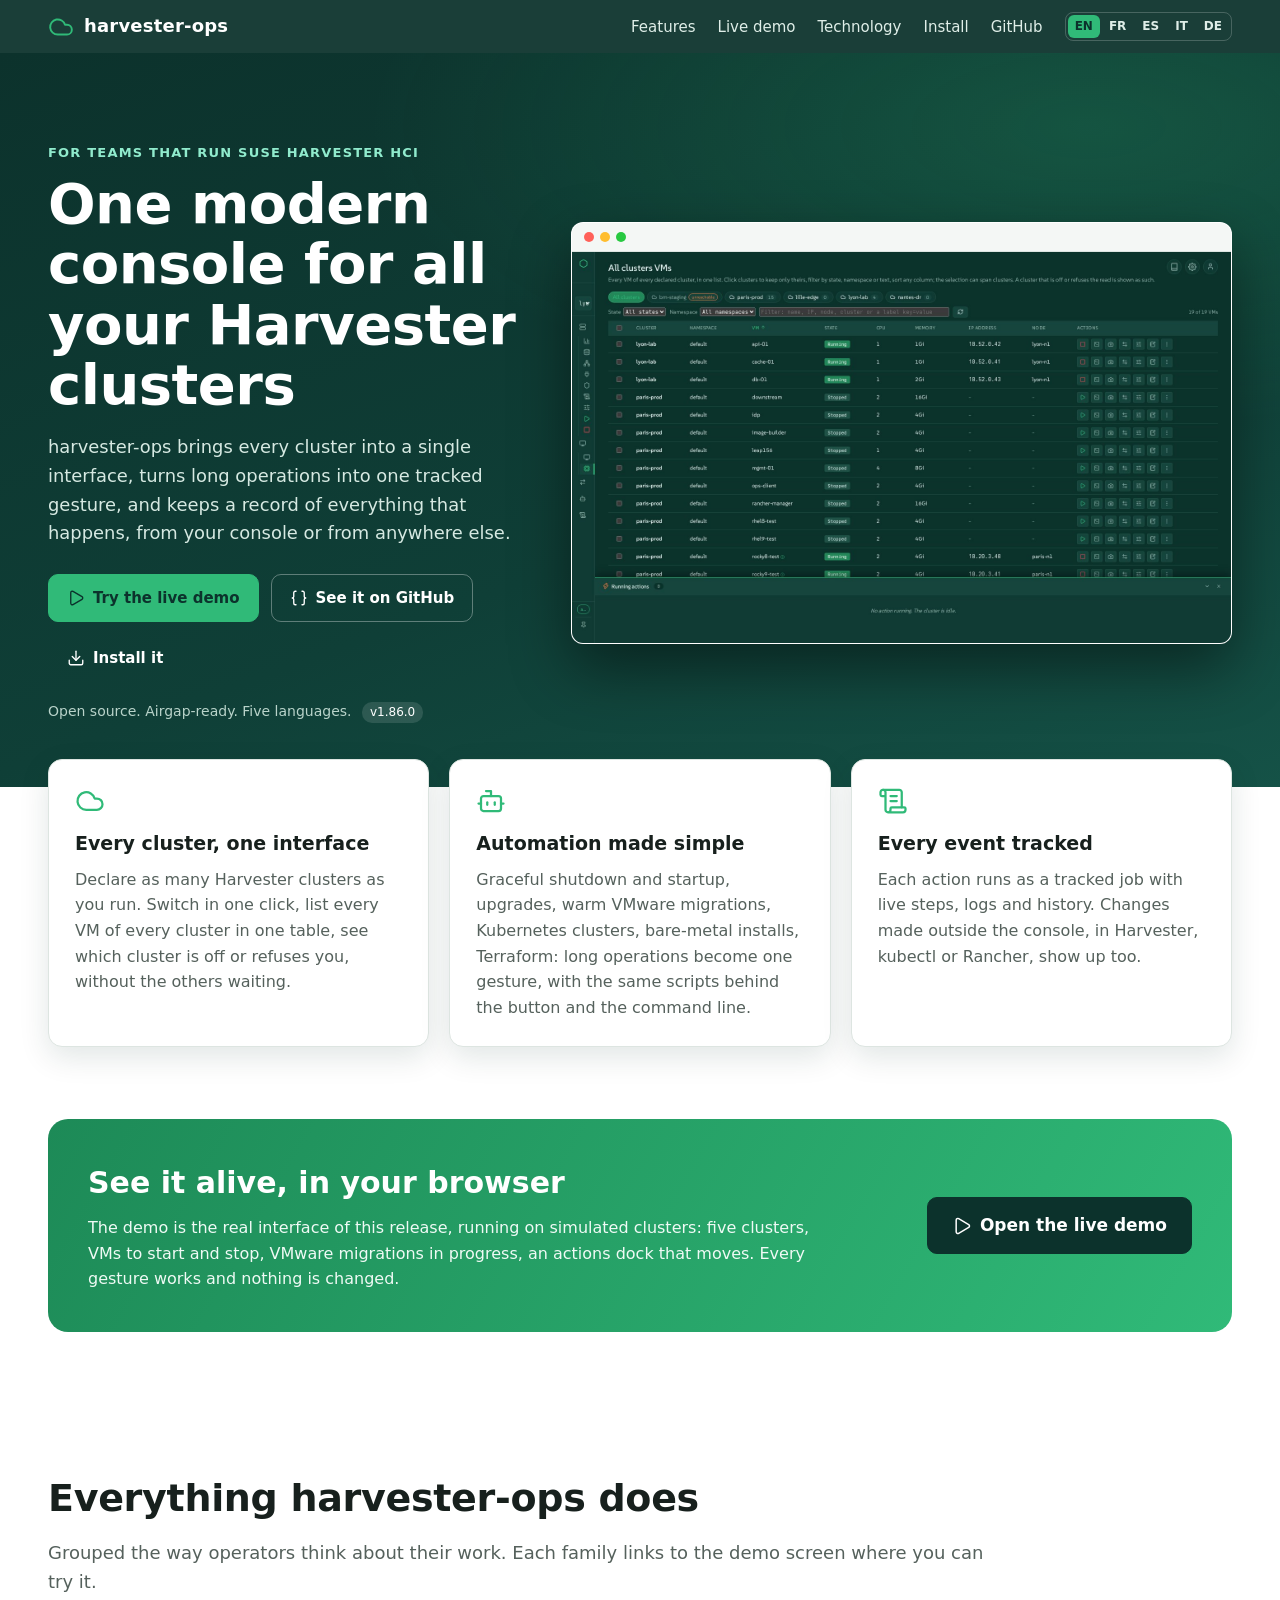
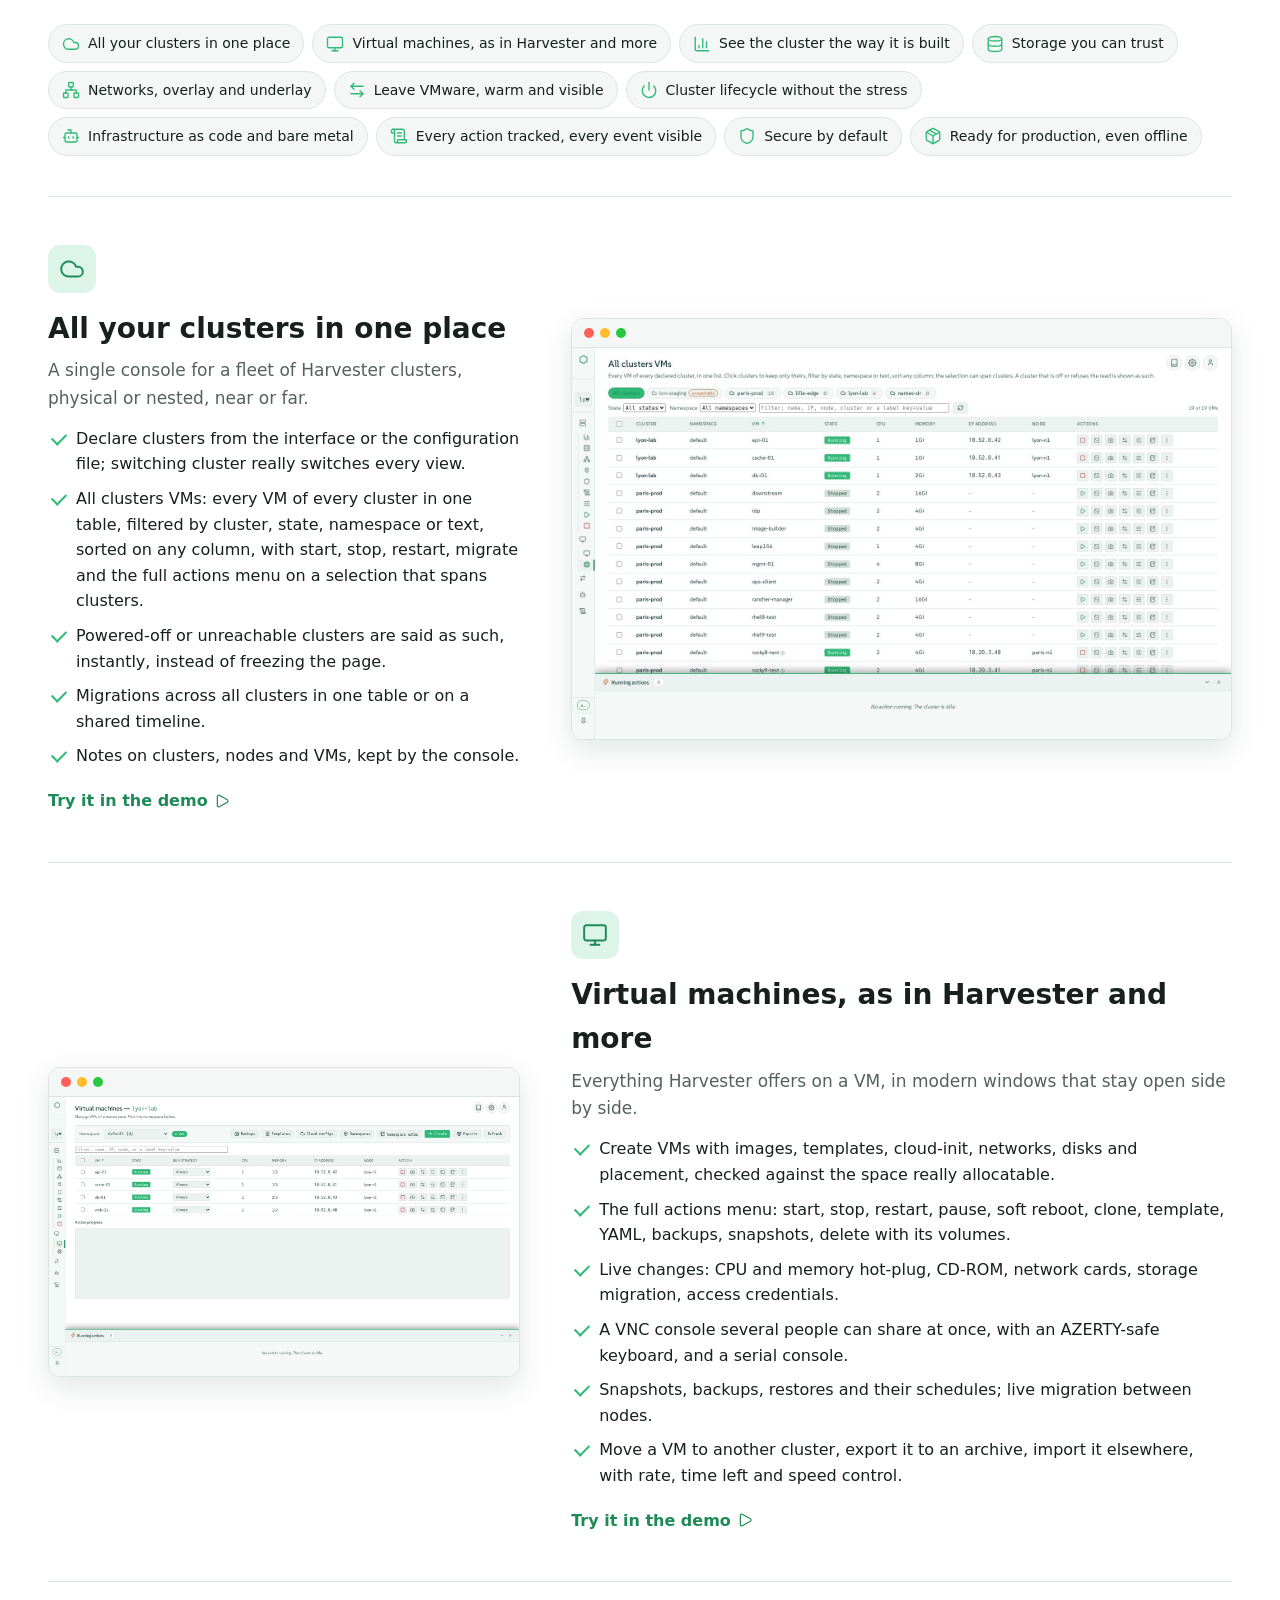
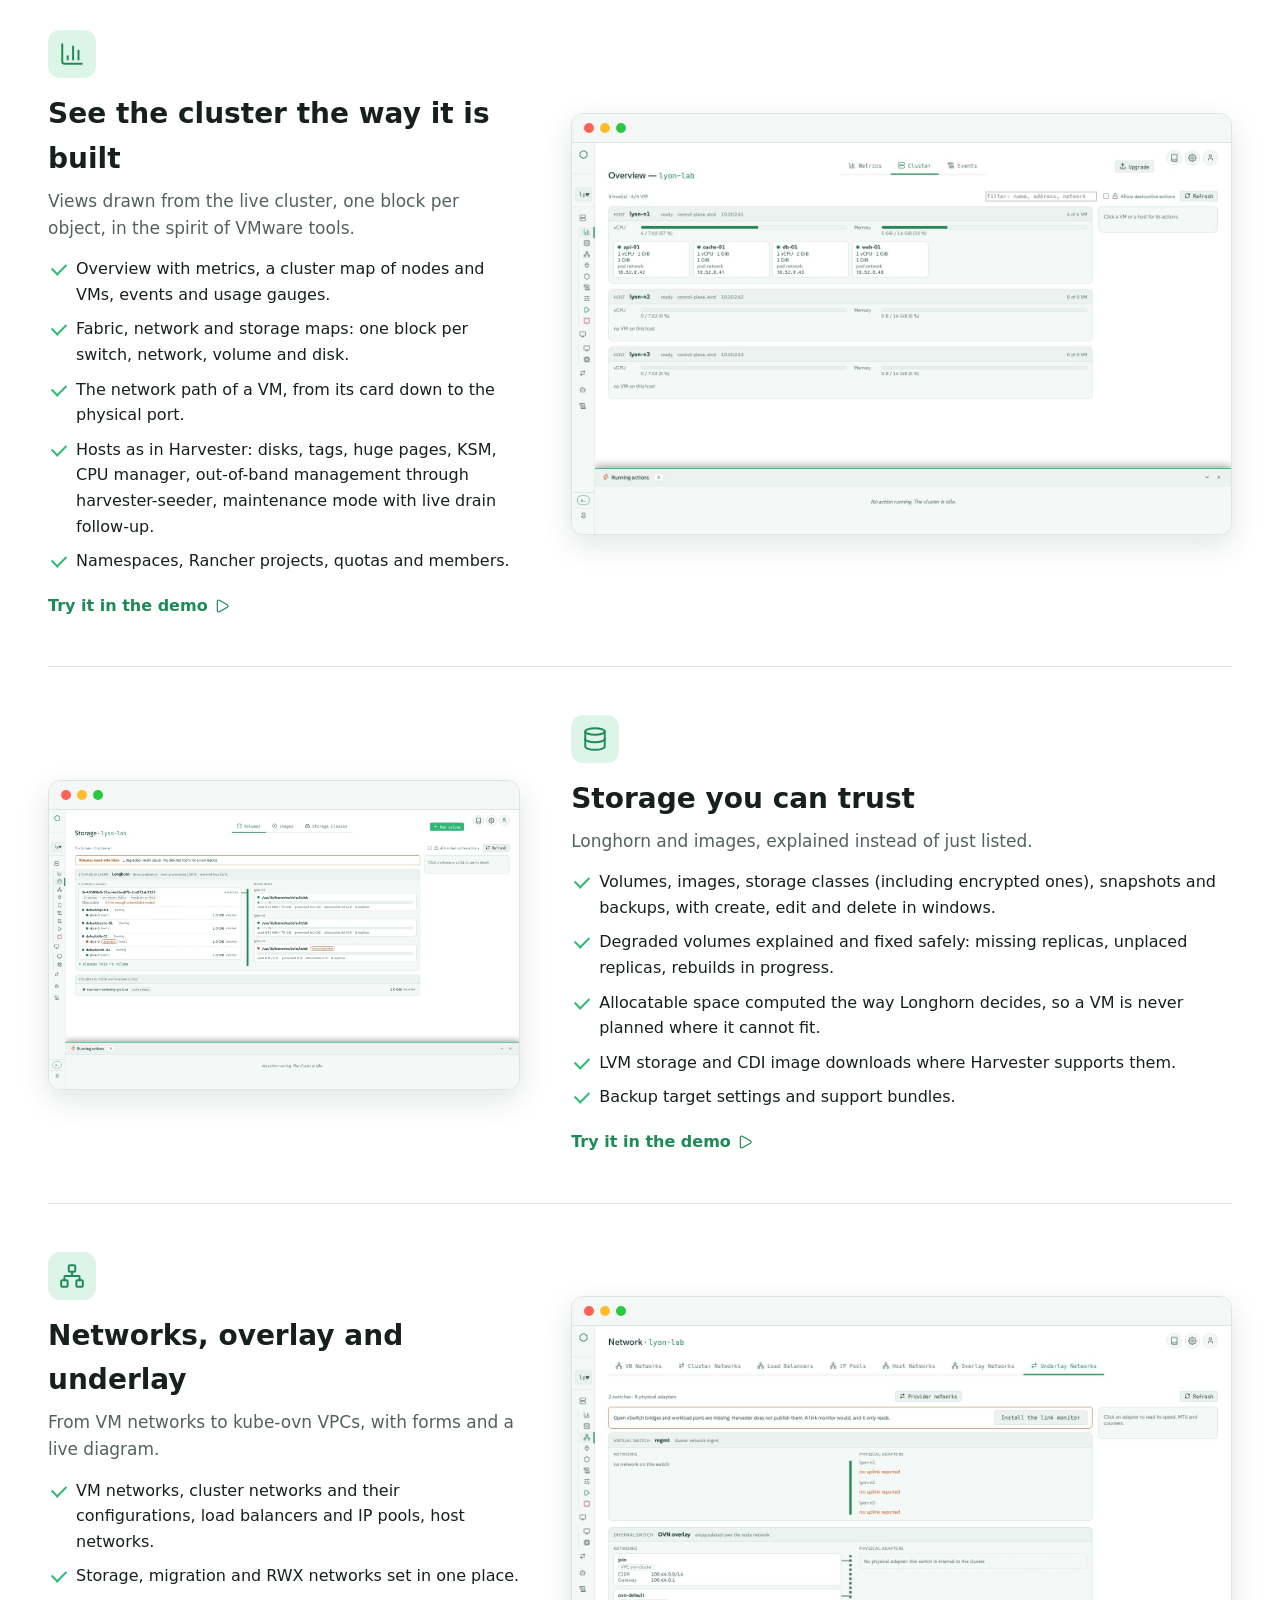
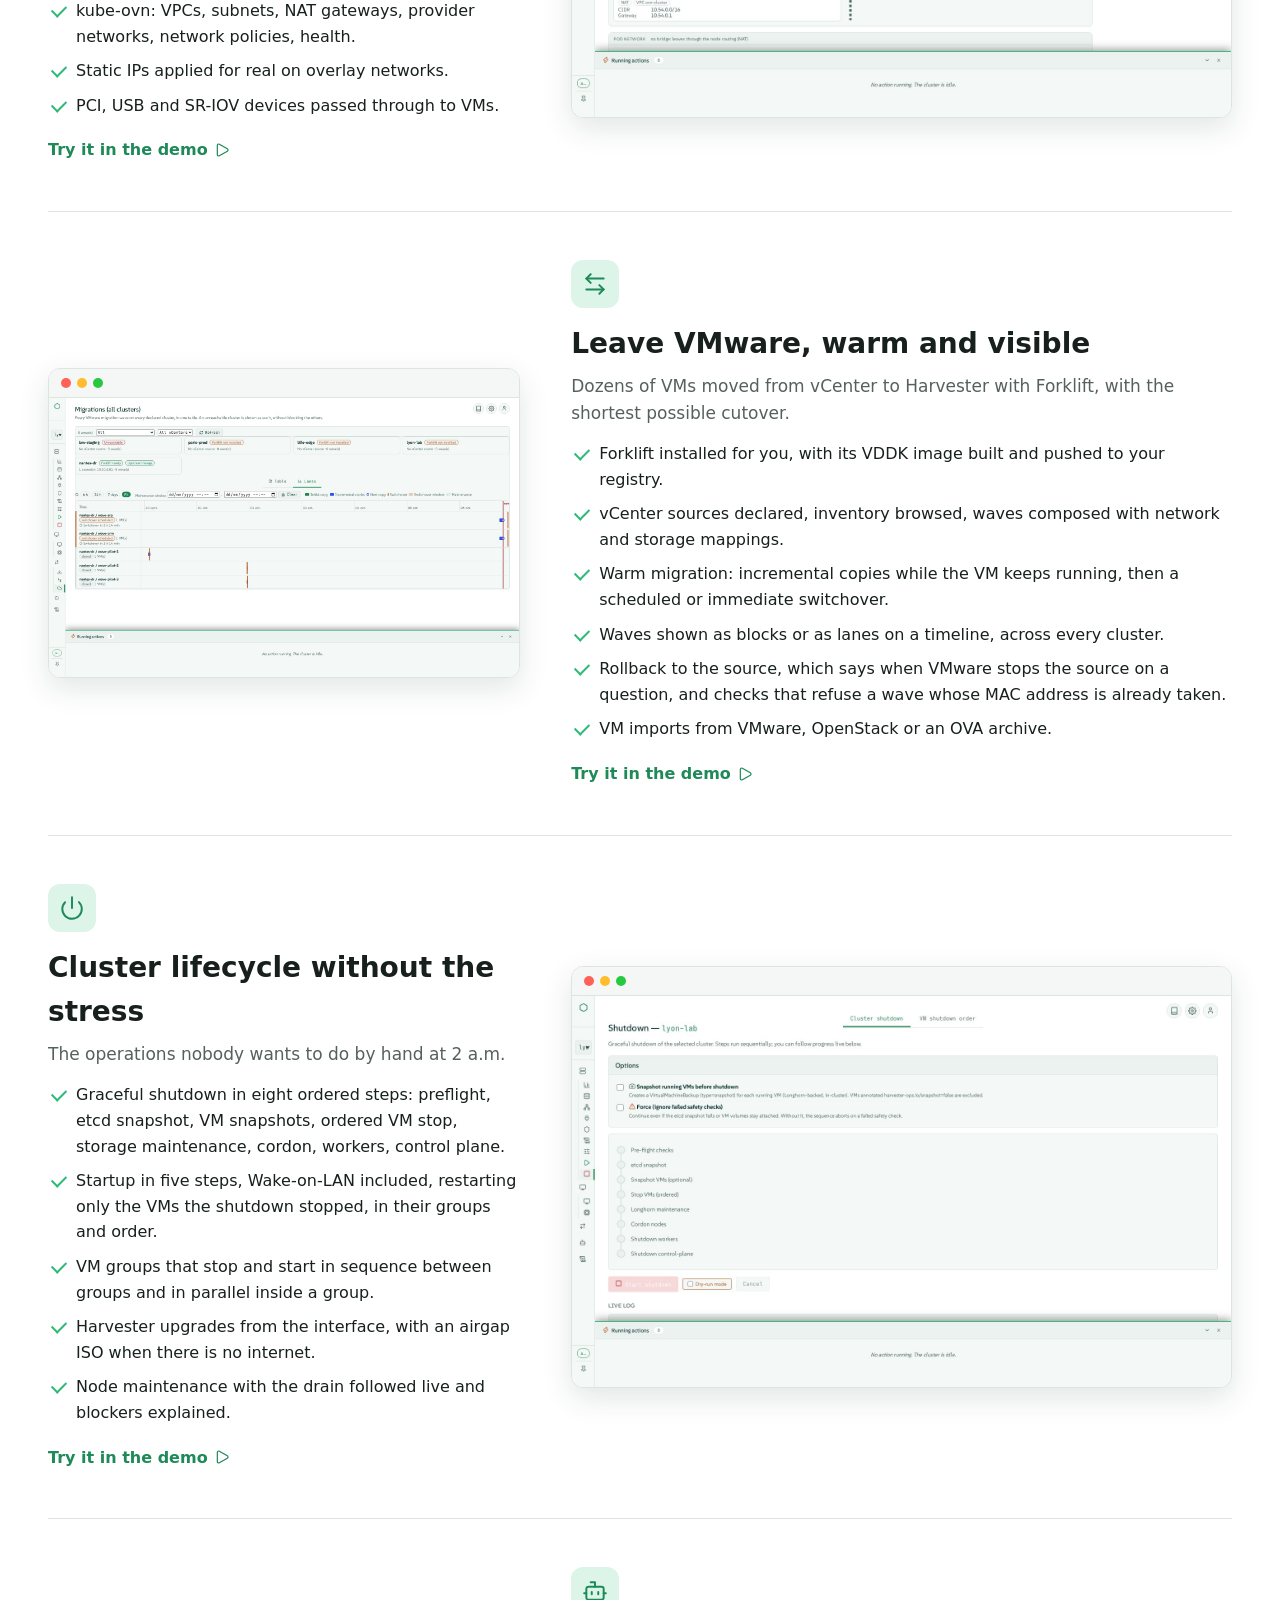
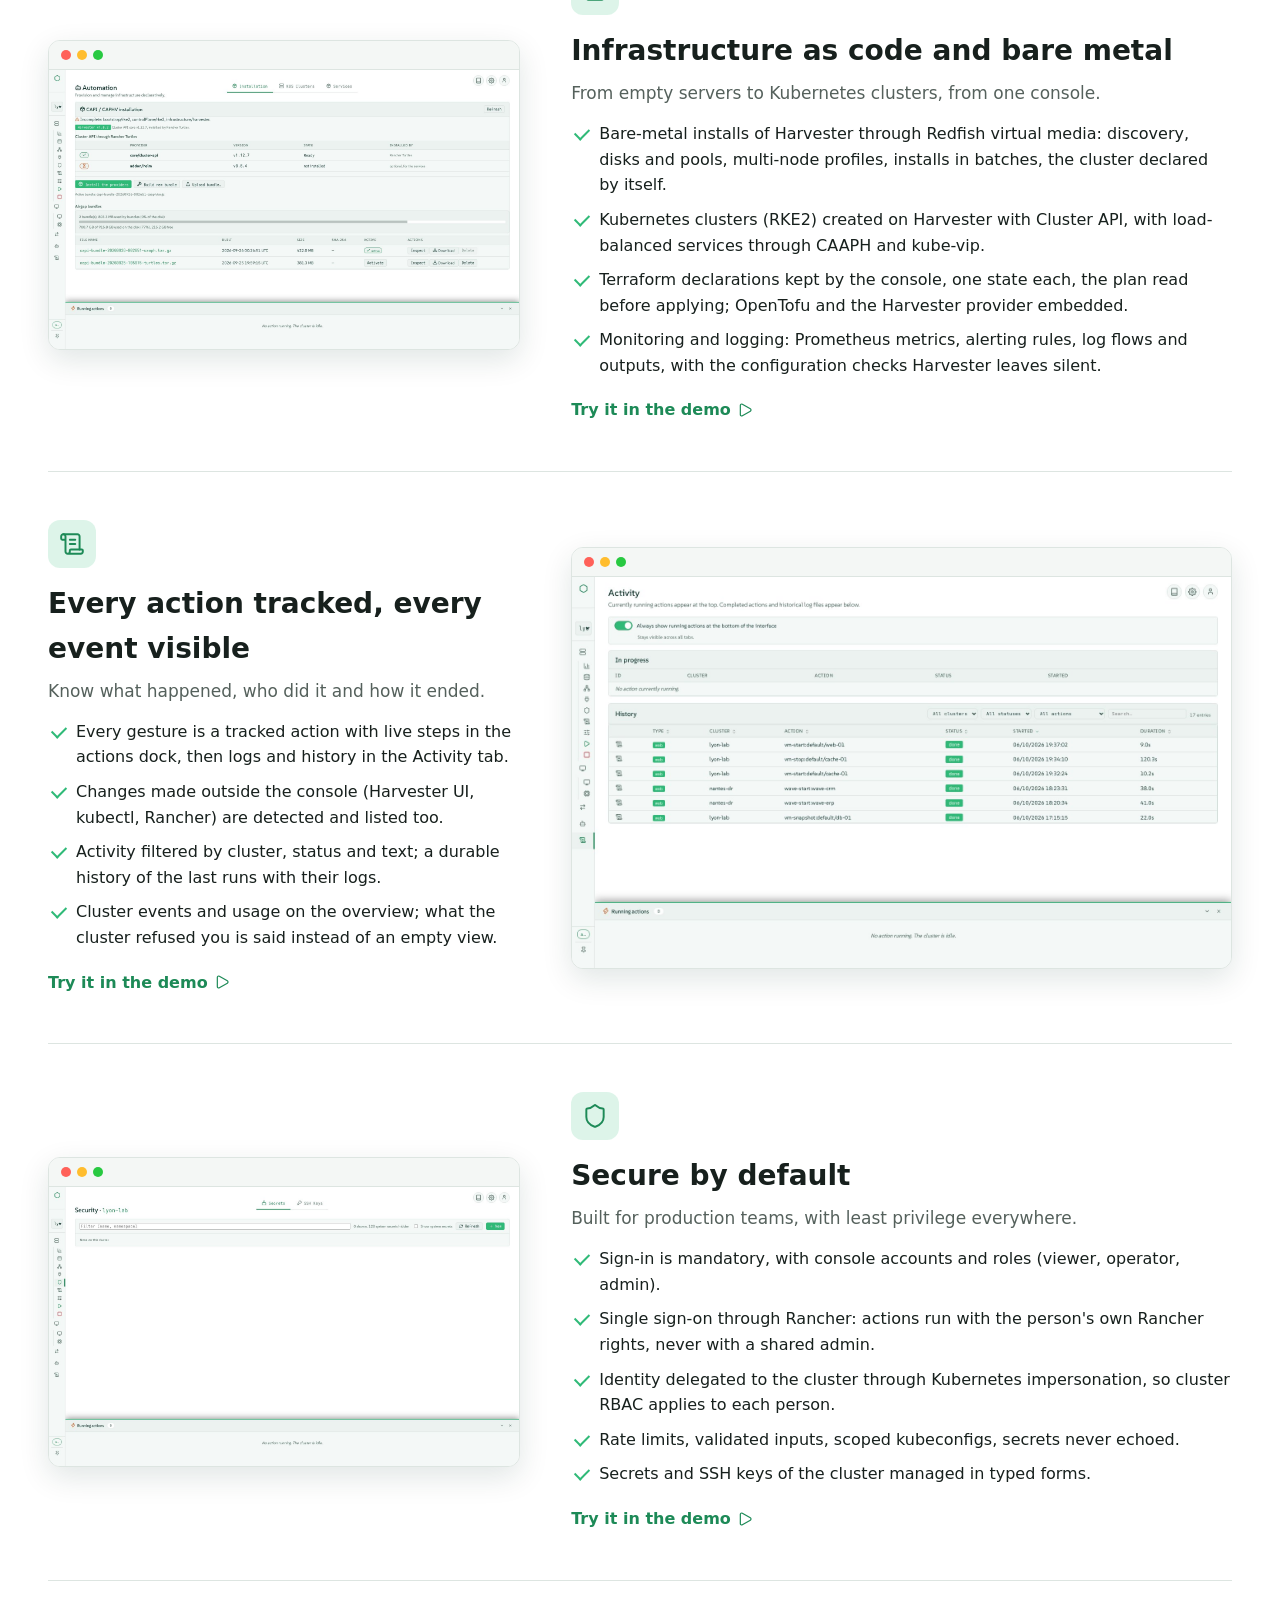
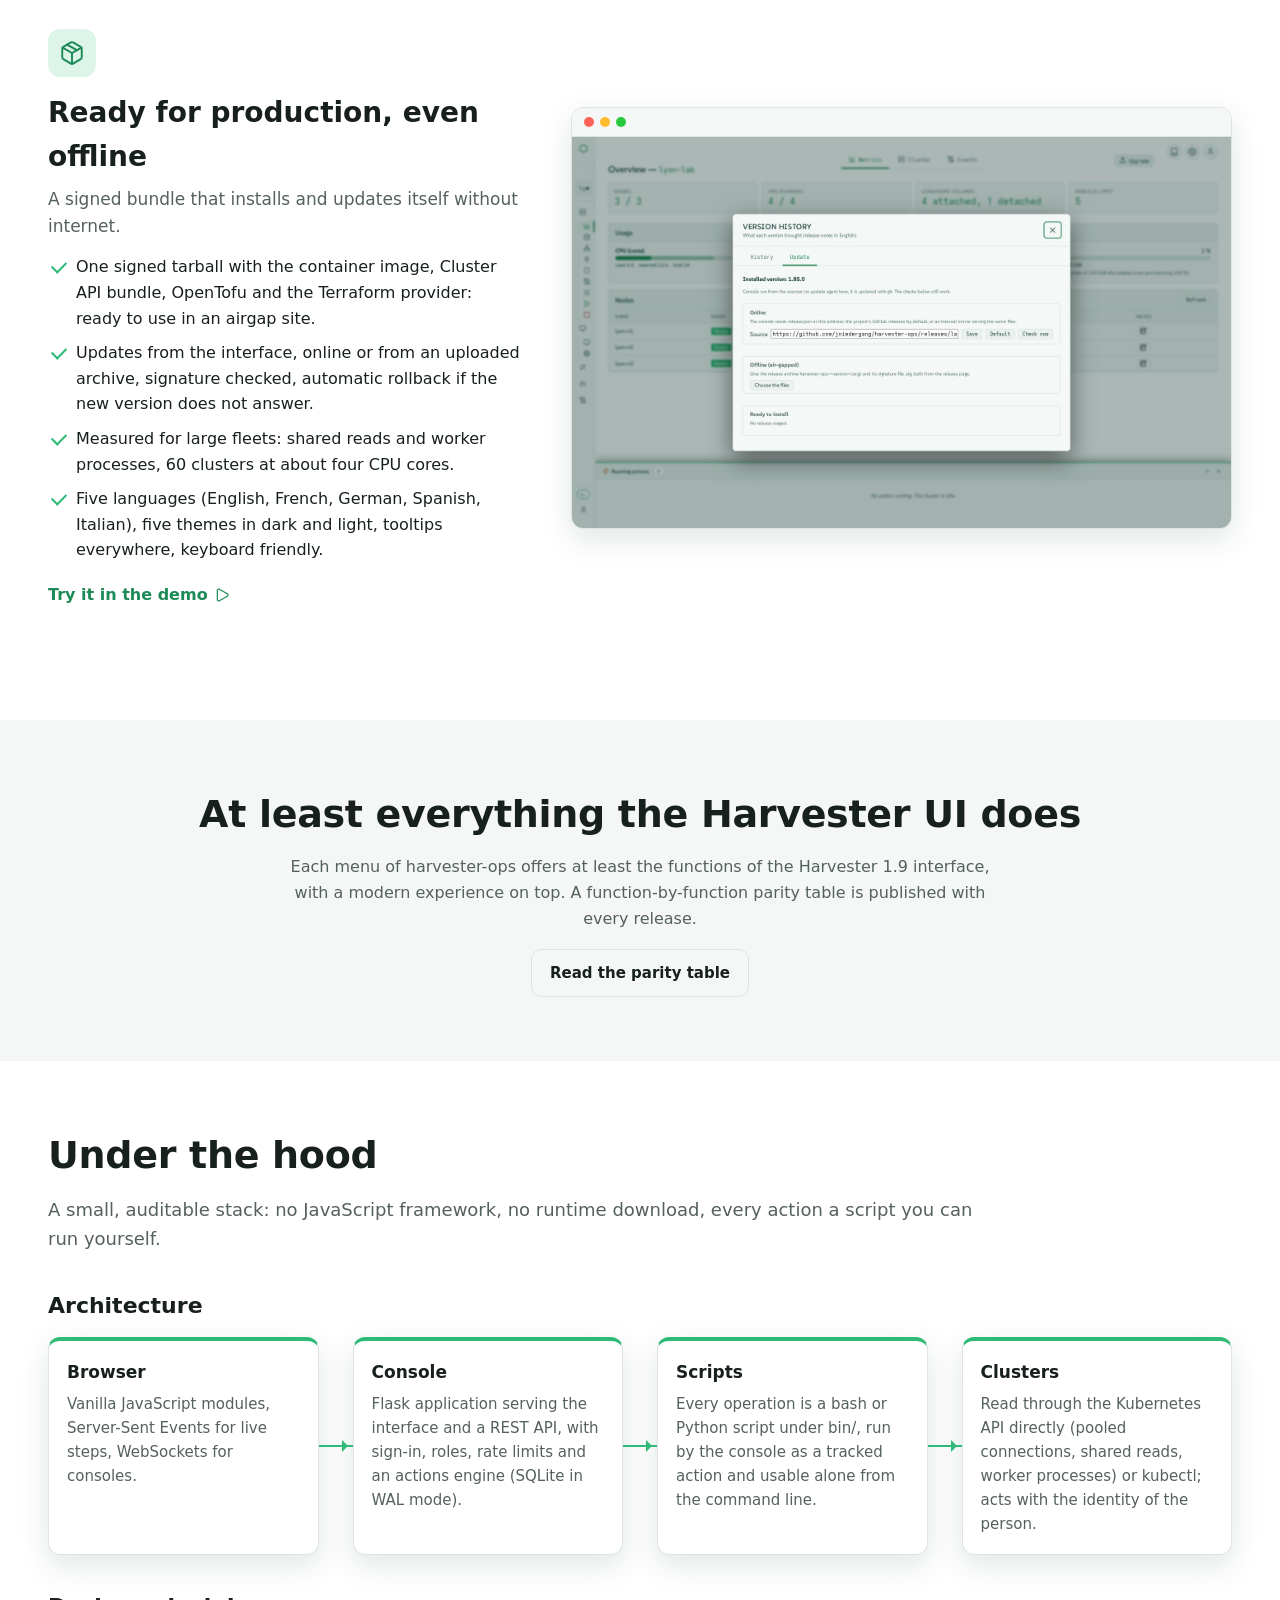
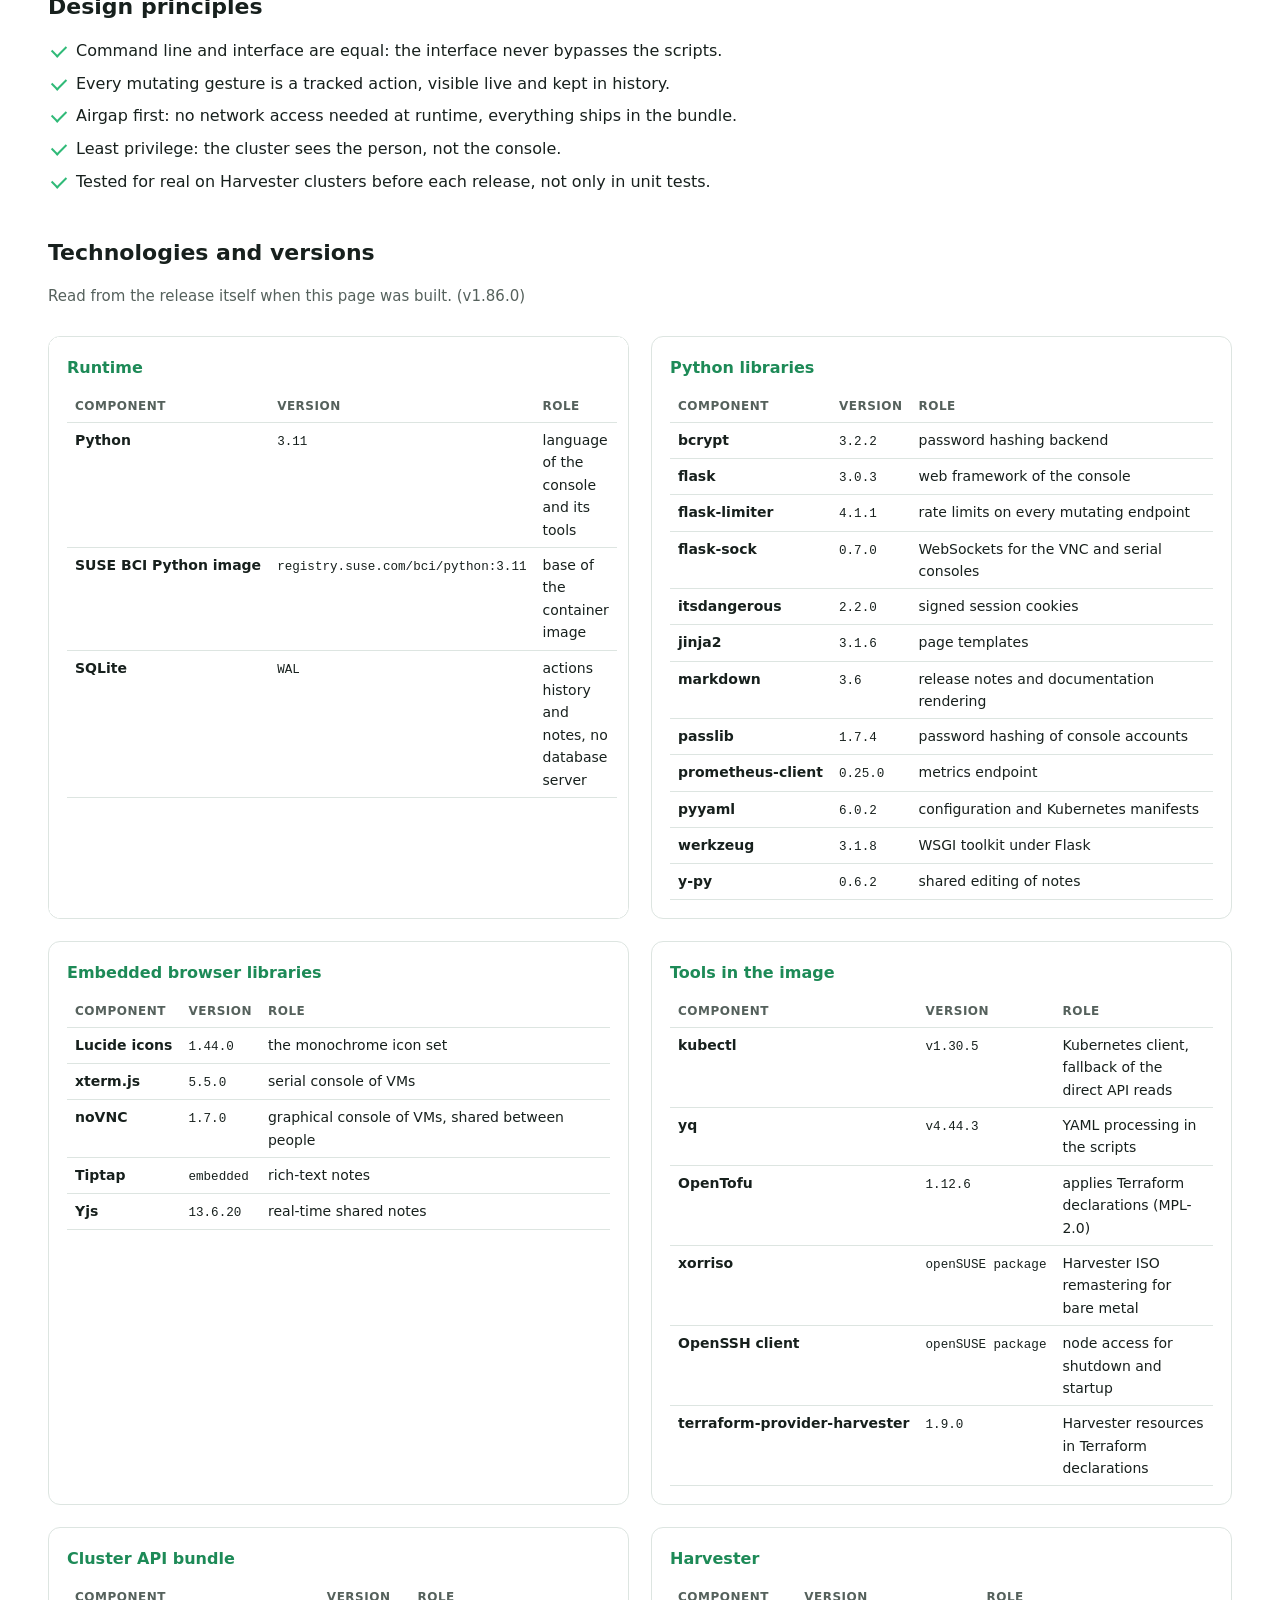
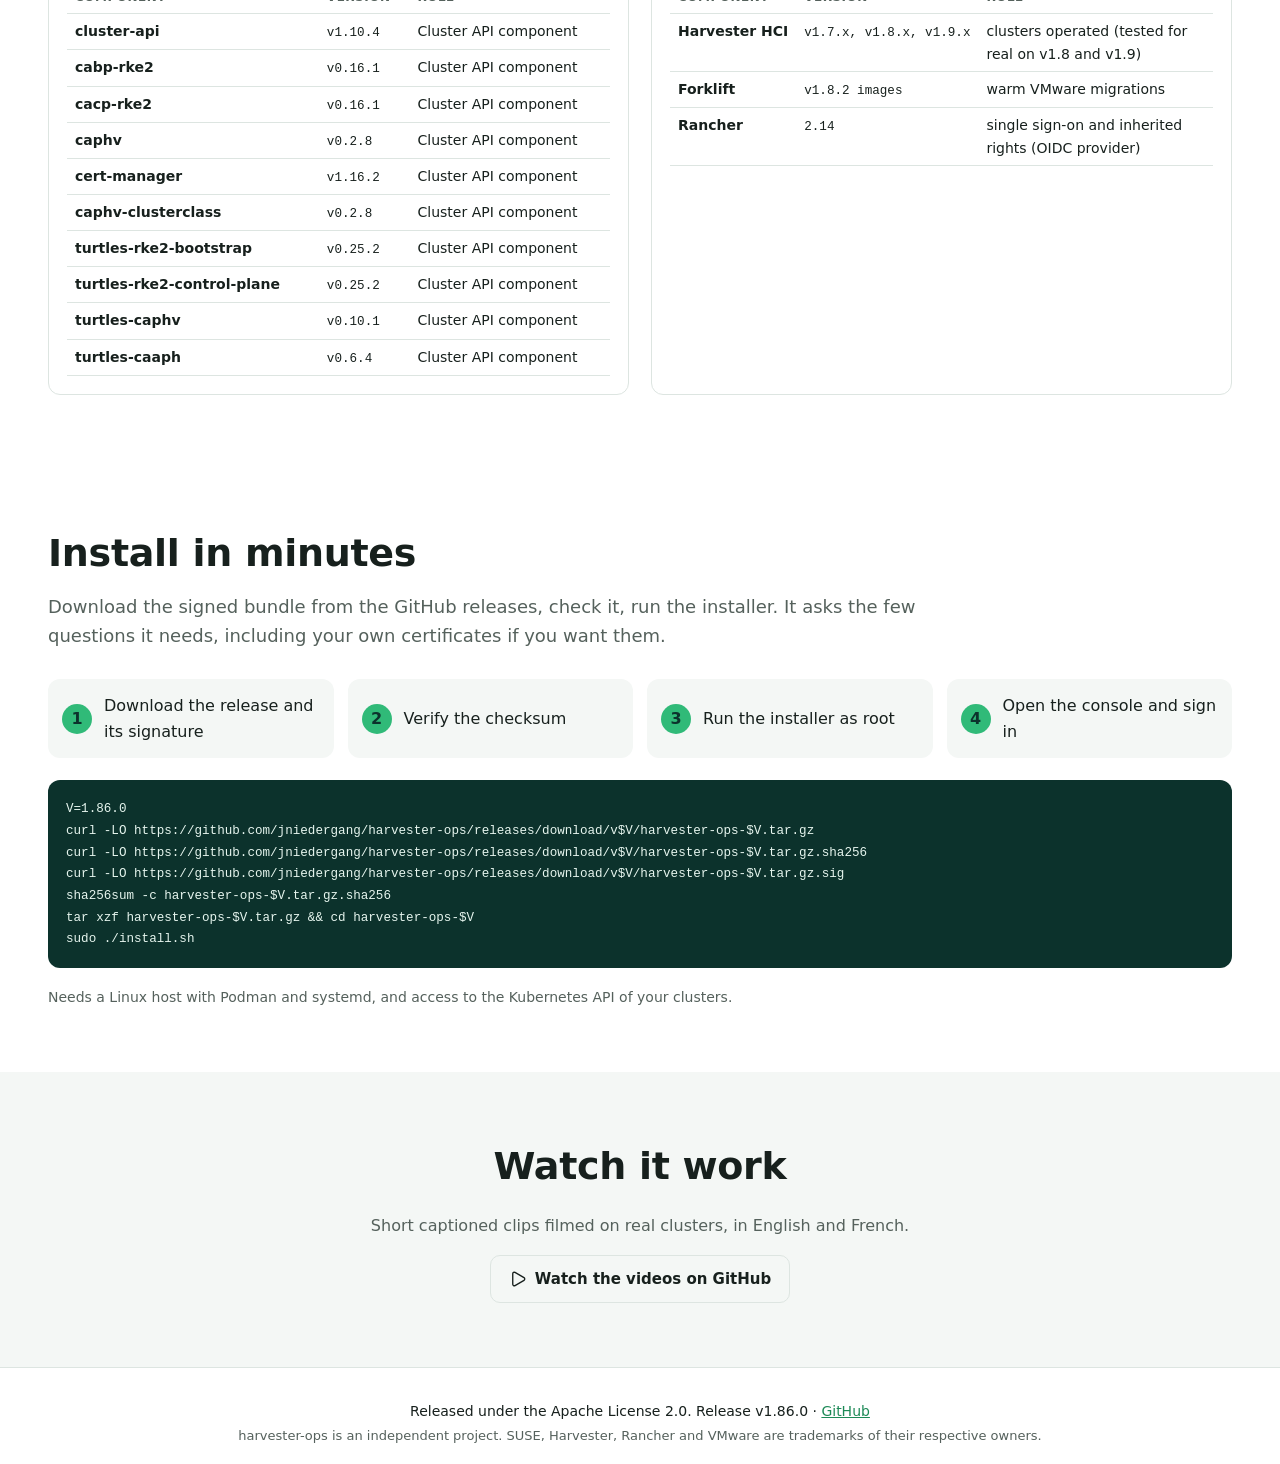
<file: en/index.html>
<!DOCTYPE html>
<html lang="en">
<head>
<meta charset="utf-8">
<meta name="viewport" content="width=device-width, initial-scale=1">
<title>harvester-ops: one modern console for all your Harvester clusters</title>
<meta name="description" content="harvester-ops is a modern, airgap-ready console for operating many SUSE Harvester HCI clusters from one interface: every cluster in one place, automation made simple, every event tracked.">
<meta property="og:title" content="harvester-ops: one modern console for all your Harvester clusters">
<meta property="og:description" content="harvester-ops is a modern, airgap-ready console for operating many SUSE Harvester HCI clusters from one interface: every cluster in one place, automation made simple, every event tracked.">
<meta property="og:type" content="website">
<link rel="alternate" hreflang="en" href="../en/"><link rel="alternate" hreflang="fr" href="../fr/"><link rel="alternate" hreflang="es" href="../es/"><link rel="alternate" hreflang="it" href="../it/"><link rel="alternate" hreflang="de" href="../de/">
<link rel="icon" type="image/svg+xml" href="../assets/favicon.svg">
<link rel="stylesheet" href="../assets/site.css">
</head>
<body>
<header class="top">
  <a class="brand" href="./"><svg class="ico " width="26" height="26" viewBox="0 0 24 24" fill="none" stroke="currentColor" stroke-width="1.8" stroke-linecap="round" stroke-linejoin="round" aria-hidden="true"><path d="M17.5 19H9a7 7 0 1 1 6.71-9h1.79a4.5 4.5 0 1 1 0 9Z"/></svg><span>harvester-ops</span></a>
  <button class="menu-btn" type="button" aria-expanded="false" aria-controls="topnav" aria-label="Menu"><svg class="ico " width="22" height="22" viewBox="0 0 24 24" fill="none" stroke="currentColor" stroke-width="1.8" stroke-linecap="round" stroke-linejoin="round" aria-hidden="true"><circle cx="12" cy="12" r="1"/><circle cx="12" cy="5" r="1"/><circle cx="12" cy="19" r="1"/></svg></button>
  <nav id="topnav">
    <a href="#features">Features</a>
    <a href="../demo/?lang=en">Live demo</a>
    <a href="#tech">Technology</a>
    <a href="#install">Install</a>
    <a href="https://github.com/jniedergang/harvester-ops">GitHub</a>
    <span class="langs"><a href="../en/" hreflang="en" lang="en" aria-current="page">EN</a><a href="../fr/" hreflang="fr" lang="fr">FR</a><a href="../es/" hreflang="es" lang="es">ES</a><a href="../it/" hreflang="it" lang="it">IT</a><a href="../de/" hreflang="de" lang="de">DE</a></span>
  </nav>
</header>
<main>
<section class="hero">
  <div class="hero-text">
    <p class="kicker">For teams that run SUSE Harvester HCI</p>
    <h1>One modern console for all your Harvester clusters</h1>
    <p class="lead">harvester-ops brings every cluster into a single interface, turns long operations into one tracked gesture, and keeps a record of everything that happens, from your console or from anywhere else.</p>
    <div class="ctas">
      <a class="btn primary" href="../demo/?lang=en"><svg class="ico " width="18" height="18" viewBox="0 0 24 24" fill="none" stroke="currentColor" stroke-width="1.8" stroke-linecap="round" stroke-linejoin="round" aria-hidden="true"><path d="M5 5a2 2 0 0 1 3.008-1.728l11.997 6.998a2 2 0 0 1 .003 3.458l-12 7A2 2 0 0 1 5 19z"/></svg> Try the live demo</a>
      <a class="btn" href="https://github.com/jniedergang/harvester-ops"><svg class="ico " width="18" height="18" viewBox="0 0 24 24" fill="none" stroke="currentColor" stroke-width="1.8" stroke-linecap="round" stroke-linejoin="round" aria-hidden="true"><path d="M8 3H7a2 2 0 0 0-2 2v5a2 2 0 0 1-2 2 2 2 0 0 1 2 2v5c0 1.1.9 2 2 2h1"/><path d="M16 21h1a2 2 0 0 0 2-2v-5c0-1.1.9-2 2-2a2 2 0 0 1-2-2V5a2 2 0 0 0-2-2h-1"/></svg> See it on GitHub</a>
      <a class="btn ghost" href="#install"><svg class="ico " width="18" height="18" viewBox="0 0 24 24" fill="none" stroke="currentColor" stroke-width="1.8" stroke-linecap="round" stroke-linejoin="round" aria-hidden="true"><path d="M12 15V3"/><path d="M21 15v4a2 2 0 0 1-2 2H5a2 2 0 0 1-2-2v-4"/><path d="m7 10 5 5 5-5"/></svg> Install it</a>
    </div>
    <p class="note">Open source. Airgap-ready. Five languages. <span class="ver">v1.86.0</span></p>
  </div>
  <div class="hero-shot"><figure class="frame wide"><div class="frame-bar"><i></i><i></i><i></i></div><img src="../assets/shots/en/hero.jpg" alt="All clusters VMs: one table of every VM of every cluster, with cluster chips and filters" loading="lazy" width="1600" height="950"></figure></div>
</section>
<section class="pillars"><div class="pillar"><svg class="ico " width="30" height="30" viewBox="0 0 24 24" fill="none" stroke="currentColor" stroke-width="1.8" stroke-linecap="round" stroke-linejoin="round" aria-hidden="true"><path d="M17.5 19H9a7 7 0 1 1 6.71-9h1.79a4.5 4.5 0 1 1 0 9Z"/></svg><h3>Every cluster, one interface</h3><p>Declare as many Harvester clusters as you run. Switch in one click, list every VM of every cluster in one table, see which cluster is off or refuses you, without the others waiting.</p></div><div class="pillar"><svg class="ico " width="30" height="30" viewBox="0 0 24 24" fill="none" stroke="currentColor" stroke-width="1.8" stroke-linecap="round" stroke-linejoin="round" aria-hidden="true"><path d="M12 8V4H8"/><rect width="16" height="12" x="4" y="8" rx="2"/><path d="M2 14h2"/><path d="M20 14h2"/><path d="M15 13v2"/><path d="M9 13v2"/></svg><h3>Automation made simple</h3><p>Graceful shutdown and startup, upgrades, warm VMware migrations, Kubernetes clusters, bare-metal installs, Terraform: long operations become one gesture, with the same scripts behind the button and the command line.</p></div><div class="pillar"><svg class="ico " width="30" height="30" viewBox="0 0 24 24" fill="none" stroke="currentColor" stroke-width="1.8" stroke-linecap="round" stroke-linejoin="round" aria-hidden="true"><path d="M15 12h-5"/><path d="M15 8h-5"/><path d="M19 17V5a2 2 0 0 0-2-2H4"/><path d="M8 21h12a2 2 0 0 0 2-2v-1a1 1 0 0 0-1-1H11a1 1 0 0 0-1 1v1a2 2 0 1 1-4 0V5a2 2 0 1 0-4 0v2a1 1 0 0 0 1 1h3"/></svg><h3>Every event tracked</h3><p>Each action runs as a tracked job with live steps, logs and history. Changes made outside the console, in Harvester, kubectl or Rancher, show up too.</p></div></section>
<section class="demo-band">
  <div><h2>See it alive, in your browser</h2><p>The demo is the real interface of this release, running on simulated clusters: five clusters, VMs to start and stop, VMware migrations in progress, an actions dock that moves. Every gesture works and nothing is changed.</p></div>
  <a class="btn primary big" href="../demo/?lang=en"><svg class="ico " width="20" height="20" viewBox="0 0 24 24" fill="none" stroke="currentColor" stroke-width="1.8" stroke-linecap="round" stroke-linejoin="round" aria-hidden="true"><path d="M5 5a2 2 0 0 1 3.008-1.728l11.997 6.998a2 2 0 0 1 .003 3.458l-12 7A2 2 0 0 1 5 19z"/></svg> Open the live demo</a>
</section>
<section class="features" id="features">
  <h2>Everything harvester-ops does</h2>
  <p class="section-lead">Grouped the way operators think about their work. Each family links to the demo screen where you can try it.</p>
  <nav class="family-index"><a href="#multi"><svg class="ico " width="18" height="18" viewBox="0 0 24 24" fill="none" stroke="currentColor" stroke-width="1.8" stroke-linecap="round" stroke-linejoin="round" aria-hidden="true"><path d="M17.5 19H9a7 7 0 1 1 6.71-9h1.79a4.5 4.5 0 1 1 0 9Z"/></svg><span>All your clusters in one place</span></a><a href="#vms"><svg class="ico " width="18" height="18" viewBox="0 0 24 24" fill="none" stroke="currentColor" stroke-width="1.8" stroke-linecap="round" stroke-linejoin="round" aria-hidden="true"><rect width="20" height="14" x="2" y="3" rx="2"/><line x1="8" x2="16" y1="21" y2="21"/><line x1="12" x2="12" y1="17" y2="21"/></svg><span>Virtual machines, as in Harvester and more</span></a><a href="#views"><svg class="ico " width="18" height="18" viewBox="0 0 24 24" fill="none" stroke="currentColor" stroke-width="1.8" stroke-linecap="round" stroke-linejoin="round" aria-hidden="true"><path d="M3 3v16a2 2 0 0 0 2 2h16"/><path d="M18 17V9"/><path d="M13 17V5"/><path d="M8 17v-3"/></svg><span>See the cluster the way it is built</span></a><a href="#storage"><svg class="ico " width="18" height="18" viewBox="0 0 24 24" fill="none" stroke="currentColor" stroke-width="1.8" stroke-linecap="round" stroke-linejoin="round" aria-hidden="true"><ellipse cx="12" cy="5" rx="9" ry="3"/><path d="M3 5V19A9 3 0 0 0 21 19V5"/><path d="M3 12A9 3 0 0 0 21 12"/></svg><span>Storage you can trust</span></a><a href="#network"><svg class="ico " width="18" height="18" viewBox="0 0 24 24" fill="none" stroke="currentColor" stroke-width="1.8" stroke-linecap="round" stroke-linejoin="round" aria-hidden="true"><rect x="16" y="16" width="6" height="6" rx="1"/><rect x="2" y="16" width="6" height="6" rx="1"/><rect x="9" y="2" width="6" height="6" rx="1"/><path d="M5 16v-3a1 1 0 0 1 1-1h12a1 1 0 0 1 1 1v3"/><path d="M12 12V8"/></svg><span>Networks, overlay and underlay</span></a><a href="#vmware"><svg class="ico " width="18" height="18" viewBox="0 0 24 24" fill="none" stroke="currentColor" stroke-width="1.8" stroke-linecap="round" stroke-linejoin="round" aria-hidden="true"><path d="M8 3 4 7l4 4"/><path d="M4 7h16"/><path d="m16 21 4-4-4-4"/><path d="M20 17H4"/></svg><span>Leave VMware, warm and visible</span></a><a href="#lifecycle"><svg class="ico " width="18" height="18" viewBox="0 0 24 24" fill="none" stroke="currentColor" stroke-width="1.8" stroke-linecap="round" stroke-linejoin="round" aria-hidden="true"><path d="M12 2v10"/><path d="M18.4 6.6a9 9 0 1 1-12.77.04"/></svg><span>Cluster lifecycle without the stress</span></a><a href="#automation"><svg class="ico " width="18" height="18" viewBox="0 0 24 24" fill="none" stroke="currentColor" stroke-width="1.8" stroke-linecap="round" stroke-linejoin="round" aria-hidden="true"><path d="M12 8V4H8"/><rect width="16" height="12" x="4" y="8" rx="2"/><path d="M2 14h2"/><path d="M20 14h2"/><path d="M15 13v2"/><path d="M9 13v2"/></svg><span>Infrastructure as code and bare metal</span></a><a href="#activity"><svg class="ico " width="18" height="18" viewBox="0 0 24 24" fill="none" stroke="currentColor" stroke-width="1.8" stroke-linecap="round" stroke-linejoin="round" aria-hidden="true"><path d="M15 12h-5"/><path d="M15 8h-5"/><path d="M19 17V5a2 2 0 0 0-2-2H4"/><path d="M8 21h12a2 2 0 0 0 2-2v-1a1 1 0 0 0-1-1H11a1 1 0 0 0-1 1v1a2 2 0 1 1-4 0V5a2 2 0 1 0-4 0v2a1 1 0 0 0 1 1h3"/></svg><span>Every action tracked, every event visible</span></a><a href="#security"><svg class="ico " width="18" height="18" viewBox="0 0 24 24" fill="none" stroke="currentColor" stroke-width="1.8" stroke-linecap="round" stroke-linejoin="round" aria-hidden="true"><path d="M20 13c0 5-3.5 7.5-7.66 8.95a1 1 0 0 1-.67-.01C7.5 20.5 4 18 4 13V6a1 1 0 0 1 1-1c2 0 4.5-1.2 6.24-2.72a1.17 1.17 0 0 1 1.52 0C14.51 3.81 17 5 19 5a1 1 0 0 1 1 1z"/></svg><span>Secure by default</span></a><a href="#delivery"><svg class="ico " width="18" height="18" viewBox="0 0 24 24" fill="none" stroke="currentColor" stroke-width="1.8" stroke-linecap="round" stroke-linejoin="round" aria-hidden="true"><path d="M11 21.73a2 2 0 0 0 2 0l7-4A2 2 0 0 0 21 16V8a2 2 0 0 0-1-1.73l-7-4a2 2 0 0 0-2 0l-7 4A2 2 0 0 0 3 8v8a2 2 0 0 0 1 1.73z"/><path d="M12 22V12"/><polyline points="3.29 7 12 12 20.71 7"/><path d="m7.5 4.27 9 5.15"/></svg><span>Ready for production, even offline</span></a></nav>
  <section class="family" id="multi"><div class="family-text"><div class="family-icon"><svg class="ico " width="26" height="26" viewBox="0 0 24 24" fill="none" stroke="currentColor" stroke-width="1.8" stroke-linecap="round" stroke-linejoin="round" aria-hidden="true"><path d="M17.5 19H9a7 7 0 1 1 6.71-9h1.79a4.5 4.5 0 1 1 0 9Z"/></svg></div><h3>All your clusters in one place</h3><p class="lead">A single console for a fleet of Harvester clusters, physical or nested, near or far.</p><ul class="ticks"><li>Declare clusters from the interface or the configuration file; switching cluster really switches every view.</li><li>All clusters VMs: every VM of every cluster in one table, filtered by cluster, state, namespace or text, sorted on any column, with start, stop, restart, migrate and the full actions menu on a selection that spans clusters.</li><li>Powered-off or unreachable clusters are said as such, instantly, instead of freezing the page.</li><li>Migrations across all clusters in one table or on a shared timeline.</li><li>Notes on clusters, nodes and VMs, kept by the console.</li></ul><a class="link-demo" href="../demo/?lang=en#allvms">Try it in the demo <svg class="ico " width="16" height="16" viewBox="0 0 24 24" fill="none" stroke="currentColor" stroke-width="1.8" stroke-linecap="round" stroke-linejoin="round" aria-hidden="true"><path d="M5 5a2 2 0 0 1 3.008-1.728l11.997 6.998a2 2 0 0 1 .003 3.458l-12 7A2 2 0 0 1 5 19z"/></svg></a></div><div class="family-shot"><figure class="frame"><div class="frame-bar"><i></i><i></i><i></i></div><img src="../assets/shots/en/allvms.jpg" alt="All clusters VMs: one table of every VM of every cluster, with cluster chips and filters" loading="lazy" width="1600" height="950"></figure></div></section><section class="family flip" id="vms"><div class="family-text"><div class="family-icon"><svg class="ico " width="26" height="26" viewBox="0 0 24 24" fill="none" stroke="currentColor" stroke-width="1.8" stroke-linecap="round" stroke-linejoin="round" aria-hidden="true"><rect width="20" height="14" x="2" y="3" rx="2"/><line x1="8" x2="16" y1="21" y2="21"/><line x1="12" x2="12" y1="17" y2="21"/></svg></div><h3>Virtual machines, as in Harvester and more</h3><p class="lead">Everything Harvester offers on a VM, in modern windows that stay open side by side.</p><ul class="ticks"><li>Create VMs with images, templates, cloud-init, networks, disks and placement, checked against the space really allocatable.</li><li>The full actions menu: start, stop, restart, pause, soft reboot, clone, template, YAML, backups, snapshots, delete with its volumes.</li><li>Live changes: CPU and memory hot-plug, CD-ROM, network cards, storage migration, access credentials.</li><li>A VNC console several people can share at once, with an AZERTY-safe keyboard, and a serial console.</li><li>Snapshots, backups, restores and their schedules; live migration between nodes.</li><li>Move a VM to another cluster, export it to an archive, import it elsewhere, with rate, time left and speed control.</li></ul><a class="link-demo" href="../demo/?lang=en#namespaces">Try it in the demo <svg class="ico " width="16" height="16" viewBox="0 0 24 24" fill="none" stroke="currentColor" stroke-width="1.8" stroke-linecap="round" stroke-linejoin="round" aria-hidden="true"><path d="M5 5a2 2 0 0 1 3.008-1.728l11.997 6.998a2 2 0 0 1 .003 3.458l-12 7A2 2 0 0 1 5 19z"/></svg></a></div><div class="family-shot"><figure class="frame"><div class="frame-bar"><i></i><i></i><i></i></div><img src="../assets/shots/en/vms.jpg" alt="The VM list of a cluster with its actions" loading="lazy" width="1600" height="950"></figure></div></section><section class="family" id="views"><div class="family-text"><div class="family-icon"><svg class="ico " width="26" height="26" viewBox="0 0 24 24" fill="none" stroke="currentColor" stroke-width="1.8" stroke-linecap="round" stroke-linejoin="round" aria-hidden="true"><path d="M3 3v16a2 2 0 0 0 2 2h16"/><path d="M18 17V9"/><path d="M13 17V5"/><path d="M8 17v-3"/></svg></div><h3>See the cluster the way it is built</h3><p class="lead">Views drawn from the live cluster, one block per object, in the spirit of VMware tools.</p><ul class="ticks"><li>Overview with metrics, a cluster map of nodes and VMs, events and usage gauges.</li><li>Fabric, network and storage maps: one block per switch, network, volume and disk.</li><li>The network path of a VM, from its card down to the physical port.</li><li>Hosts as in Harvester: disks, tags, huge pages, KSM, CPU manager, out-of-band management through harvester-seeder, maintenance mode with live drain follow-up.</li><li>Namespaces, Rancher projects, quotas and members.</li></ul><a class="link-demo" href="../demo/?lang=en#overview">Try it in the demo <svg class="ico " width="16" height="16" viewBox="0 0 24 24" fill="none" stroke="currentColor" stroke-width="1.8" stroke-linecap="round" stroke-linejoin="round" aria-hidden="true"><path d="M5 5a2 2 0 0 1 3.008-1.728l11.997 6.998a2 2 0 0 1 .003 3.458l-12 7A2 2 0 0 1 5 19z"/></svg></a></div><div class="family-shot"><figure class="frame"><div class="frame-bar"><i></i><i></i><i></i></div><img src="../assets/shots/en/overview.jpg" alt="Cluster overview with metrics and the cluster map" loading="lazy" width="1600" height="950"></figure></div></section><section class="family flip" id="storage"><div class="family-text"><div class="family-icon"><svg class="ico " width="26" height="26" viewBox="0 0 24 24" fill="none" stroke="currentColor" stroke-width="1.8" stroke-linecap="round" stroke-linejoin="round" aria-hidden="true"><ellipse cx="12" cy="5" rx="9" ry="3"/><path d="M3 5V19A9 3 0 0 0 21 19V5"/><path d="M3 12A9 3 0 0 0 21 12"/></svg></div><h3>Storage you can trust</h3><p class="lead">Longhorn and images, explained instead of just listed.</p><ul class="ticks"><li>Volumes, images, storage classes (including encrypted ones), snapshots and backups, with create, edit and delete in windows.</li><li>Degraded volumes explained and fixed safely: missing replicas, unplaced replicas, rebuilds in progress.</li><li>Allocatable space computed the way Longhorn decides, so a VM is never planned where it cannot fit.</li><li>LVM storage and CDI image downloads where Harvester supports them.</li><li>Backup target settings and support bundles.</li></ul><a class="link-demo" href="../demo/?lang=en#storage">Try it in the demo <svg class="ico " width="16" height="16" viewBox="0 0 24 24" fill="none" stroke="currentColor" stroke-width="1.8" stroke-linecap="round" stroke-linejoin="round" aria-hidden="true"><path d="M5 5a2 2 0 0 1 3.008-1.728l11.997 6.998a2 2 0 0 1 .003 3.458l-12 7A2 2 0 0 1 5 19z"/></svg></a></div><div class="family-shot"><figure class="frame"><div class="frame-bar"><i></i><i></i><i></i></div><img src="../assets/shots/en/storage.jpg" alt="Storage views: volumes, images and classes" loading="lazy" width="1600" height="950"></figure></div></section><section class="family" id="network"><div class="family-text"><div class="family-icon"><svg class="ico " width="26" height="26" viewBox="0 0 24 24" fill="none" stroke="currentColor" stroke-width="1.8" stroke-linecap="round" stroke-linejoin="round" aria-hidden="true"><rect x="16" y="16" width="6" height="6" rx="1"/><rect x="2" y="16" width="6" height="6" rx="1"/><rect x="9" y="2" width="6" height="6" rx="1"/><path d="M5 16v-3a1 1 0 0 1 1-1h12a1 1 0 0 1 1 1v3"/><path d="M12 12V8"/></svg></div><h3>Networks, overlay and underlay</h3><p class="lead">From VM networks to kube-ovn VPCs, with forms and a live diagram.</p><ul class="ticks"><li>VM networks, cluster networks and their configurations, load balancers and IP pools, host networks.</li><li>Storage, migration and RWX networks set in one place.</li><li>kube-ovn: VPCs, subnets, NAT gateways, provider networks, network policies, health.</li><li>Static IPs applied for real on overlay networks.</li><li>PCI, USB and SR-IOV devices passed through to VMs.</li></ul><a class="link-demo" href="../demo/?lang=en#network">Try it in the demo <svg class="ico " width="16" height="16" viewBox="0 0 24 24" fill="none" stroke="currentColor" stroke-width="1.8" stroke-linecap="round" stroke-linejoin="round" aria-hidden="true"><path d="M5 5a2 2 0 0 1 3.008-1.728l11.997 6.998a2 2 0 0 1 .003 3.458l-12 7A2 2 0 0 1 5 19z"/></svg></a></div><div class="family-shot"><figure class="frame"><div class="frame-bar"><i></i><i></i><i></i></div><img src="../assets/shots/en/network.jpg" alt="Network views: VM networks, overlay and underlay" loading="lazy" width="1600" height="950"></figure></div></section><section class="family flip" id="vmware"><div class="family-text"><div class="family-icon"><svg class="ico " width="26" height="26" viewBox="0 0 24 24" fill="none" stroke="currentColor" stroke-width="1.8" stroke-linecap="round" stroke-linejoin="round" aria-hidden="true"><path d="M8 3 4 7l4 4"/><path d="M4 7h16"/><path d="m16 21 4-4-4-4"/><path d="M20 17H4"/></svg></div><h3>Leave VMware, warm and visible</h3><p class="lead">Dozens of VMs moved from vCenter to Harvester with Forklift, with the shortest possible cutover.</p><ul class="ticks"><li>Forklift installed for you, with its VDDK image built and pushed to your registry.</li><li>vCenter sources declared, inventory browsed, waves composed with network and storage mappings.</li><li>Warm migration: incremental copies while the VM keeps running, then a scheduled or immediate switchover.</li><li>Waves shown as blocks or as lanes on a timeline, across every cluster.</li><li>Rollback to the source, which says when VMware stops the source on a question, and checks that refuse a wave whose MAC address is already taken.</li><li>VM imports from VMware, OpenStack or an OVA archive.</li></ul><a class="link-demo" href="../demo/?lang=en#forkliftglobal">Try it in the demo <svg class="ico " width="16" height="16" viewBox="0 0 24 24" fill="none" stroke="currentColor" stroke-width="1.8" stroke-linecap="round" stroke-linejoin="round" aria-hidden="true"><path d="M5 5a2 2 0 0 1 3.008-1.728l11.997 6.998a2 2 0 0 1 .003 3.458l-12 7A2 2 0 0 1 5 19z"/></svg></a></div><div class="family-shot"><figure class="frame"><div class="frame-bar"><i></i><i></i><i></i></div><img src="../assets/shots/en/lanes.jpg" alt="VMware migration waves as lanes on a timeline" loading="lazy" width="1600" height="950"></figure></div></section><section class="family" id="lifecycle"><div class="family-text"><div class="family-icon"><svg class="ico " width="26" height="26" viewBox="0 0 24 24" fill="none" stroke="currentColor" stroke-width="1.8" stroke-linecap="round" stroke-linejoin="round" aria-hidden="true"><path d="M12 2v10"/><path d="M18.4 6.6a9 9 0 1 1-12.77.04"/></svg></div><h3>Cluster lifecycle without the stress</h3><p class="lead">The operations nobody wants to do by hand at 2 a.m.</p><ul class="ticks"><li>Graceful shutdown in eight ordered steps: preflight, etcd snapshot, VM snapshots, ordered VM stop, storage maintenance, cordon, workers, control plane.</li><li>Startup in five steps, Wake-on-LAN included, restarting only the VMs the shutdown stopped, in their groups and order.</li><li>VM groups that stop and start in sequence between groups and in parallel inside a group.</li><li>Harvester upgrades from the interface, with an airgap ISO when there is no internet.</li><li>Node maintenance with the drain followed live and blockers explained.</li></ul><a class="link-demo" href="../demo/?lang=en#shutdown">Try it in the demo <svg class="ico " width="16" height="16" viewBox="0 0 24 24" fill="none" stroke="currentColor" stroke-width="1.8" stroke-linecap="round" stroke-linejoin="round" aria-hidden="true"><path d="M5 5a2 2 0 0 1 3.008-1.728l11.997 6.998a2 2 0 0 1 .003 3.458l-12 7A2 2 0 0 1 5 19z"/></svg></a></div><div class="family-shot"><figure class="frame"><div class="frame-bar"><i></i><i></i><i></i></div><img src="../assets/shots/en/shutdown.jpg" alt="Graceful shutdown sequence of a cluster" loading="lazy" width="1600" height="950"></figure></div></section><section class="family flip" id="automation"><div class="family-text"><div class="family-icon"><svg class="ico " width="26" height="26" viewBox="0 0 24 24" fill="none" stroke="currentColor" stroke-width="1.8" stroke-linecap="round" stroke-linejoin="round" aria-hidden="true"><path d="M12 8V4H8"/><rect width="16" height="12" x="4" y="8" rx="2"/><path d="M2 14h2"/><path d="M20 14h2"/><path d="M15 13v2"/><path d="M9 13v2"/></svg></div><h3>Infrastructure as code and bare metal</h3><p class="lead">From empty servers to Kubernetes clusters, from one console.</p><ul class="ticks"><li>Bare-metal installs of Harvester through Redfish virtual media: discovery, disks and pools, multi-node profiles, installs in batches, the cluster declared by itself.</li><li>Kubernetes clusters (RKE2) created on Harvester with Cluster API, with load-balanced services through CAAPH and kube-vip.</li><li>Terraform declarations kept by the console, one state each, the plan read before applying; OpenTofu and the Harvester provider embedded.</li><li>Monitoring and logging: Prometheus metrics, alerting rules, log flows and outputs, with the configuration checks Harvester leaves silent.</li></ul><a class="link-demo" href="../demo/?lang=en#automation">Try it in the demo <svg class="ico " width="16" height="16" viewBox="0 0 24 24" fill="none" stroke="currentColor" stroke-width="1.8" stroke-linecap="round" stroke-linejoin="round" aria-hidden="true"><path d="M5 5a2 2 0 0 1 3.008-1.728l11.997 6.998a2 2 0 0 1 .003 3.458l-12 7A2 2 0 0 1 5 19z"/></svg></a></div><div class="family-shot"><figure class="frame"><div class="frame-bar"><i></i><i></i><i></i></div><img src="../assets/shots/en/automation.jpg" alt="Automation: Cluster API, Terraform and bare metal" loading="lazy" width="1600" height="950"></figure></div></section><section class="family" id="activity"><div class="family-text"><div class="family-icon"><svg class="ico " width="26" height="26" viewBox="0 0 24 24" fill="none" stroke="currentColor" stroke-width="1.8" stroke-linecap="round" stroke-linejoin="round" aria-hidden="true"><path d="M15 12h-5"/><path d="M15 8h-5"/><path d="M19 17V5a2 2 0 0 0-2-2H4"/><path d="M8 21h12a2 2 0 0 0 2-2v-1a1 1 0 0 0-1-1H11a1 1 0 0 0-1 1v1a2 2 0 1 1-4 0V5a2 2 0 1 0-4 0v2a1 1 0 0 0 1 1h3"/></svg></div><h3>Every action tracked, every event visible</h3><p class="lead">Know what happened, who did it and how it ended.</p><ul class="ticks"><li>Every gesture is a tracked action with live steps in the actions dock, then logs and history in the Activity tab.</li><li>Changes made outside the console (Harvester UI, kubectl, Rancher) are detected and listed too.</li><li>Activity filtered by cluster, status and text; a durable history of the last runs with their logs.</li><li>Cluster events and usage on the overview; what the cluster refused you is said instead of an empty view.</li></ul><a class="link-demo" href="../demo/?lang=en#activity">Try it in the demo <svg class="ico " width="16" height="16" viewBox="0 0 24 24" fill="none" stroke="currentColor" stroke-width="1.8" stroke-linecap="round" stroke-linejoin="round" aria-hidden="true"><path d="M5 5a2 2 0 0 1 3.008-1.728l11.997 6.998a2 2 0 0 1 .003 3.458l-12 7A2 2 0 0 1 5 19z"/></svg></a></div><div class="family-shot"><figure class="frame"><div class="frame-bar"><i></i><i></i><i></i></div><img src="../assets/shots/en/activity.jpg" alt="Activity: tracked actions with their steps and logs" loading="lazy" width="1600" height="950"></figure></div></section><section class="family flip" id="security"><div class="family-text"><div class="family-icon"><svg class="ico " width="26" height="26" viewBox="0 0 24 24" fill="none" stroke="currentColor" stroke-width="1.8" stroke-linecap="round" stroke-linejoin="round" aria-hidden="true"><path d="M20 13c0 5-3.5 7.5-7.66 8.95a1 1 0 0 1-.67-.01C7.5 20.5 4 18 4 13V6a1 1 0 0 1 1-1c2 0 4.5-1.2 6.24-2.72a1.17 1.17 0 0 1 1.52 0C14.51 3.81 17 5 19 5a1 1 0 0 1 1 1z"/></svg></div><h3>Secure by default</h3><p class="lead">Built for production teams, with least privilege everywhere.</p><ul class="ticks"><li>Sign-in is mandatory, with console accounts and roles (viewer, operator, admin).</li><li>Single sign-on through Rancher: actions run with the person&#x27;s own Rancher rights, never with a shared admin.</li><li>Identity delegated to the cluster through Kubernetes impersonation, so cluster RBAC applies to each person.</li><li>Rate limits, validated inputs, scoped kubeconfigs, secrets never echoed.</li><li>Secrets and SSH keys of the cluster managed in typed forms.</li></ul><a class="link-demo" href="../demo/?lang=en#security">Try it in the demo <svg class="ico " width="16" height="16" viewBox="0 0 24 24" fill="none" stroke="currentColor" stroke-width="1.8" stroke-linecap="round" stroke-linejoin="round" aria-hidden="true"><path d="M5 5a2 2 0 0 1 3.008-1.728l11.997 6.998a2 2 0 0 1 .003 3.458l-12 7A2 2 0 0 1 5 19z"/></svg></a></div><div class="family-shot"><figure class="frame"><div class="frame-bar"><i></i><i></i><i></i></div><img src="../assets/shots/en/security.jpg" alt="Security: secrets and SSH keys" loading="lazy" width="1600" height="950"></figure></div></section><section class="family" id="delivery"><div class="family-text"><div class="family-icon"><svg class="ico " width="26" height="26" viewBox="0 0 24 24" fill="none" stroke="currentColor" stroke-width="1.8" stroke-linecap="round" stroke-linejoin="round" aria-hidden="true"><path d="M11 21.73a2 2 0 0 0 2 0l7-4A2 2 0 0 0 21 16V8a2 2 0 0 0-1-1.73l-7-4a2 2 0 0 0-2 0l-7 4A2 2 0 0 0 3 8v8a2 2 0 0 0 1 1.73z"/><path d="M12 22V12"/><polyline points="3.29 7 12 12 20.71 7"/><path d="m7.5 4.27 9 5.15"/></svg></div><h3>Ready for production, even offline</h3><p class="lead">A signed bundle that installs and updates itself without internet.</p><ul class="ticks"><li>One signed tarball with the container image, Cluster API bundle, OpenTofu and the Terraform provider: ready to use in an airgap site.</li><li>Updates from the interface, online or from an uploaded archive, signature checked, automatic rollback if the new version does not answer.</li><li>Measured for large fleets: shared reads and worker processes, 60 clusters at about four CPU cores.</li><li>Five languages (English, French, German, Spanish, Italian), five themes in dark and light, tooltips everywhere, keyboard friendly.</li></ul><a class="link-demo" href="../demo/?lang=en#overview">Try it in the demo <svg class="ico " width="16" height="16" viewBox="0 0 24 24" fill="none" stroke="currentColor" stroke-width="1.8" stroke-linecap="round" stroke-linejoin="round" aria-hidden="true"><path d="M5 5a2 2 0 0 1 3.008-1.728l11.997 6.998a2 2 0 0 1 .003 3.458l-12 7A2 2 0 0 1 5 19z"/></svg></a></div><div class="family-shot"><figure class="frame"><div class="frame-bar"><i></i><i></i><i></i></div><img src="../assets/shots/en/update.jpg" alt="Version history and update from the interface" loading="lazy" width="1600" height="950"></figure></div></section>
</section>
<section class="parity">
  <h2>At least everything the Harvester UI does</h2><p>Each menu of harvester-ops offers at least the functions of the Harvester 1.9 interface, with a modern experience on top. A function-by-function parity table is published with every release.</p>
  <a class="btn" href="https://github.com/jniedergang/harvester-ops/blob/master/docs/en/harvester-parity.md">Read the parity table</a>
</section>
<section class="tech" id="tech">
  <h2>Under the hood</h2>
  <p class="section-lead">A small, auditable stack: no JavaScript framework, no runtime download, every action a script you can run yourself.</p>
  <h3>Architecture</h3>
  <div class="arch"><div class="arch-box"><h4>Browser</h4><p>Vanilla JavaScript modules, Server-Sent Events for live steps, WebSockets for consoles.</p></div><div class="arch-arrow" aria-hidden="true"></div><div class="arch-box"><h4>Console</h4><p>Flask application serving the interface and a REST API, with sign-in, roles, rate limits and an actions engine (SQLite in WAL mode).</p></div><div class="arch-arrow" aria-hidden="true"></div><div class="arch-box"><h4>Scripts</h4><p>Every operation is a bash or Python script under bin/, run by the console as a tracked action and usable alone from the command line.</p></div><div class="arch-arrow" aria-hidden="true"></div><div class="arch-box"><h4>Clusters</h4><p>Read through the Kubernetes API directly (pooled connections, shared reads, worker processes) or kubectl; acts with the identity of the person.</p></div></div>
  <h3>Design principles</h3>
  <ul class="ticks principles"><li>Command line and interface are equal: the interface never bypasses the scripts.</li><li>Every mutating gesture is a tracked action, visible live and kept in history.</li><li>Airgap first: no network access needed at runtime, everything ships in the bundle.</li><li>Least privilege: the cluster sees the person, not the console.</li><li>Tested for real on Harvester clusters before each release, not only in unit tests.</li></ul>
  <h3>Technologies and versions</h3>
  <p class="section-lead small">Read from the release itself when this page was built. (v1.86.0)</p>
  <div class="stack"><div class="stack-group"><h4>Runtime</h4><table><thead><tr><th>Component</th><th>Version</th><th>Role</th></tr></thead><tbody><tr><td>Python</td><td><code>3.11</code></td><td>language of the console and its tools</td></tr><tr><td>SUSE BCI Python image</td><td><code>registry.suse.com/bci/python:3.11</code></td><td>base of the container image</td></tr><tr><td>SQLite</td><td><code>WAL</code></td><td>actions history and notes, no database server</td></tr></tbody></table></div><div class="stack-group"><h4>Python libraries</h4><table><thead><tr><th>Component</th><th>Version</th><th>Role</th></tr></thead><tbody><tr><td>bcrypt</td><td><code>3.2.2</code></td><td>password hashing backend</td></tr><tr><td>flask</td><td><code>3.0.3</code></td><td>web framework of the console</td></tr><tr><td>flask-limiter</td><td><code>4.1.1</code></td><td>rate limits on every mutating endpoint</td></tr><tr><td>flask-sock</td><td><code>0.7.0</code></td><td>WebSockets for the VNC and serial consoles</td></tr><tr><td>itsdangerous</td><td><code>2.2.0</code></td><td>signed session cookies</td></tr><tr><td>jinja2</td><td><code>3.1.6</code></td><td>page templates</td></tr><tr><td>markdown</td><td><code>3.6</code></td><td>release notes and documentation rendering</td></tr><tr><td>passlib</td><td><code>1.7.4</code></td><td>password hashing of console accounts</td></tr><tr><td>prometheus-client</td><td><code>0.25.0</code></td><td>metrics endpoint</td></tr><tr><td>pyyaml</td><td><code>6.0.2</code></td><td>configuration and Kubernetes manifests</td></tr><tr><td>werkzeug</td><td><code>3.1.8</code></td><td>WSGI toolkit under Flask</td></tr><tr><td>y-py</td><td><code>0.6.2</code></td><td>shared editing of notes</td></tr></tbody></table></div><div class="stack-group"><h4>Embedded browser libraries</h4><table><thead><tr><th>Component</th><th>Version</th><th>Role</th></tr></thead><tbody><tr><td>Lucide icons</td><td><code>1.44.0</code></td><td>the monochrome icon set</td></tr><tr><td>xterm.js</td><td><code>5.5.0</code></td><td>serial console of VMs</td></tr><tr><td>noVNC</td><td><code>1.7.0</code></td><td>graphical console of VMs, shared between people</td></tr><tr><td>Tiptap</td><td><code>embedded</code></td><td>rich-text notes</td></tr><tr><td>Yjs</td><td><code>13.6.20</code></td><td>real-time shared notes</td></tr></tbody></table></div><div class="stack-group"><h4>Tools in the image</h4><table><thead><tr><th>Component</th><th>Version</th><th>Role</th></tr></thead><tbody><tr><td>kubectl</td><td><code>v1.30.5</code></td><td>Kubernetes client, fallback of the direct API reads</td></tr><tr><td>yq</td><td><code>v4.44.3</code></td><td>YAML processing in the scripts</td></tr><tr><td>OpenTofu</td><td><code>1.12.6</code></td><td>applies Terraform declarations (MPL-2.0)</td></tr><tr><td>xorriso</td><td><code>openSUSE package</code></td><td>Harvester ISO remastering for bare metal</td></tr><tr><td>OpenSSH client</td><td><code>openSUSE package</code></td><td>node access for shutdown and startup</td></tr><tr><td>terraform-provider-harvester</td><td><code>1.9.0</code></td><td>Harvester resources in Terraform declarations</td></tr></tbody></table></div><div class="stack-group"><h4>Cluster API bundle</h4><table><thead><tr><th>Component</th><th>Version</th><th>Role</th></tr></thead><tbody><tr><td>cluster-api</td><td><code>v1.10.4</code></td><td>Cluster API component</td></tr><tr><td>cabp-rke2</td><td><code>v0.16.1</code></td><td>Cluster API component</td></tr><tr><td>cacp-rke2</td><td><code>v0.16.1</code></td><td>Cluster API component</td></tr><tr><td>caphv</td><td><code>v0.2.8</code></td><td>Cluster API component</td></tr><tr><td>cert-manager</td><td><code>v1.16.2</code></td><td>Cluster API component</td></tr><tr><td>caphv-clusterclass</td><td><code>v0.2.8</code></td><td>Cluster API component</td></tr><tr><td>turtles-rke2-bootstrap</td><td><code>v0.25.2</code></td><td>Cluster API component</td></tr><tr><td>turtles-rke2-control-plane</td><td><code>v0.25.2</code></td><td>Cluster API component</td></tr><tr><td>turtles-caphv</td><td><code>v0.10.1</code></td><td>Cluster API component</td></tr><tr><td>turtles-caaph</td><td><code>v0.6.4</code></td><td>Cluster API component</td></tr></tbody></table></div><div class="stack-group"><h4>Harvester</h4><table><thead><tr><th>Component</th><th>Version</th><th>Role</th></tr></thead><tbody><tr><td>Harvester HCI</td><td><code>v1.7.x, v1.8.x, v1.9.x</code></td><td>clusters operated (tested for real on v1.8 and v1.9)</td></tr><tr><td>Forklift</td><td><code>v1.8.2 images</code></td><td>warm VMware migrations</td></tr><tr><td>Rancher</td><td><code>2.14</code></td><td>single sign-on and inherited rights (OIDC provider)</td></tr></tbody></table></div></div>
</section>
<section class="install" id="install">
  <h2>Install in minutes</h2>
  <p class="section-lead">Download the signed bundle from the GitHub releases, check it, run the installer. It asks the few questions it needs, including your own certificates if you want them.</p>
  <ol class="steps"><li><span>1</span>Download the release and its signature</li><li><span>2</span>Verify the checksum</li><li><span>3</span>Run the installer as root</li><li><span>4</span>Open the console and sign in</li></ol>
  <pre class="code"><code>V=1.86.0
curl -LO https://github.com/jniedergang/harvester-ops/releases/download/v$V/harvester-ops-$V.tar.gz
curl -LO https://github.com/jniedergang/harvester-ops/releases/download/v$V/harvester-ops-$V.tar.gz.sha256
curl -LO https://github.com/jniedergang/harvester-ops/releases/download/v$V/harvester-ops-$V.tar.gz.sig
sha256sum -c harvester-ops-$V.tar.gz.sha256
tar xzf harvester-ops-$V.tar.gz &amp;&amp; cd harvester-ops-$V
sudo ./install.sh</code></pre>
  <p class="note">Needs a Linux host with Podman and systemd, and access to the Kubernetes API of your clusters.</p>
</section>
<section class="videos">
  <h2>Watch it work</h2><p>Short captioned clips filmed on real clusters, in English and French.</p>
  <a class="btn" href="https://github.com/jniedergang/harvester-ops/blob/master/README.md#watch-it-work"><svg class="ico " width="18" height="18" viewBox="0 0 24 24" fill="none" stroke="currentColor" stroke-width="1.8" stroke-linecap="round" stroke-linejoin="round" aria-hidden="true"><path d="M5 5a2 2 0 0 1 3.008-1.728l11.997 6.998a2 2 0 0 1 .003 3.458l-12 7A2 2 0 0 1 5 19z"/></svg> Watch the videos on GitHub</a>
</section>
</main>
<footer>
  <p>Released under the Apache License 2.0. Release v1.86.0 · <a href="https://github.com/jniedergang/harvester-ops">GitHub</a></p>
  <p class="small">harvester-ops is an independent project. SUSE, Harvester, Rancher and VMware are trademarks of their respective owners.</p>
</footer>
<script src="../assets/site.js"></script>
</body>
</html>
</file>
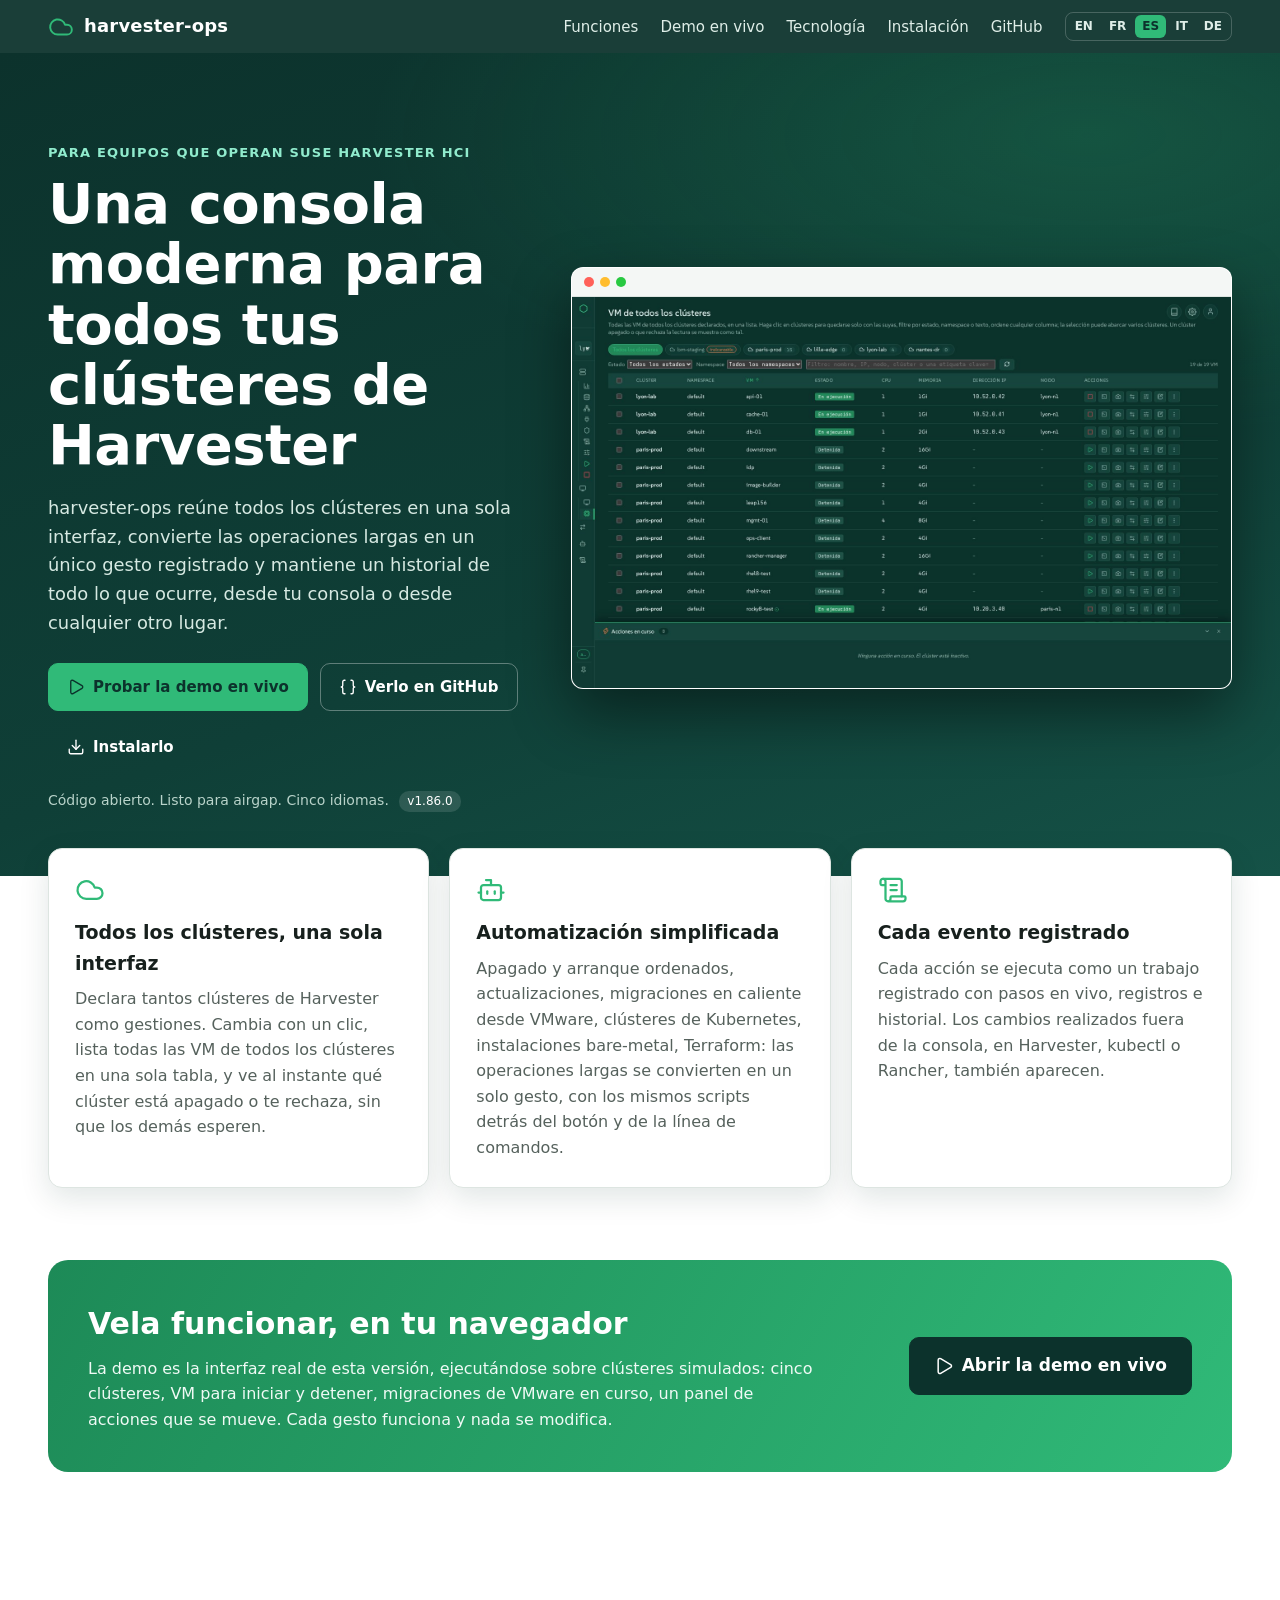
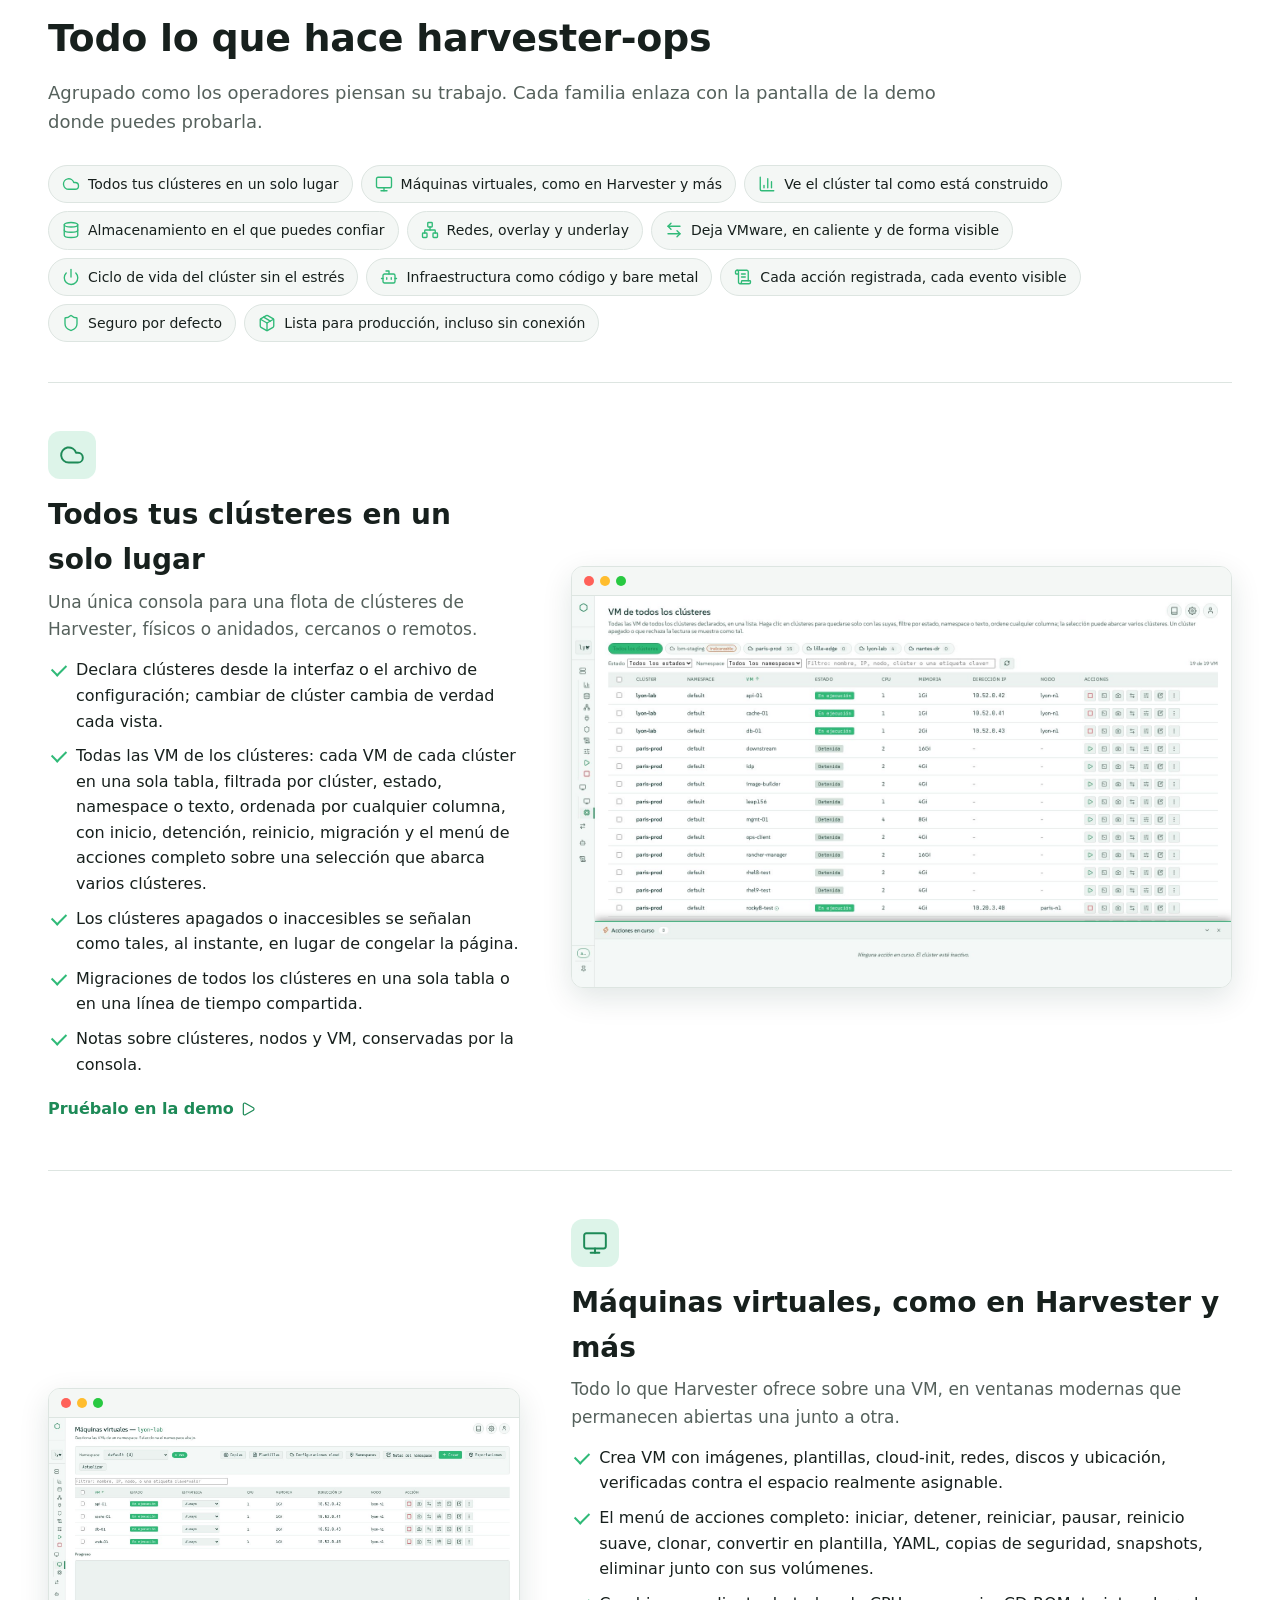
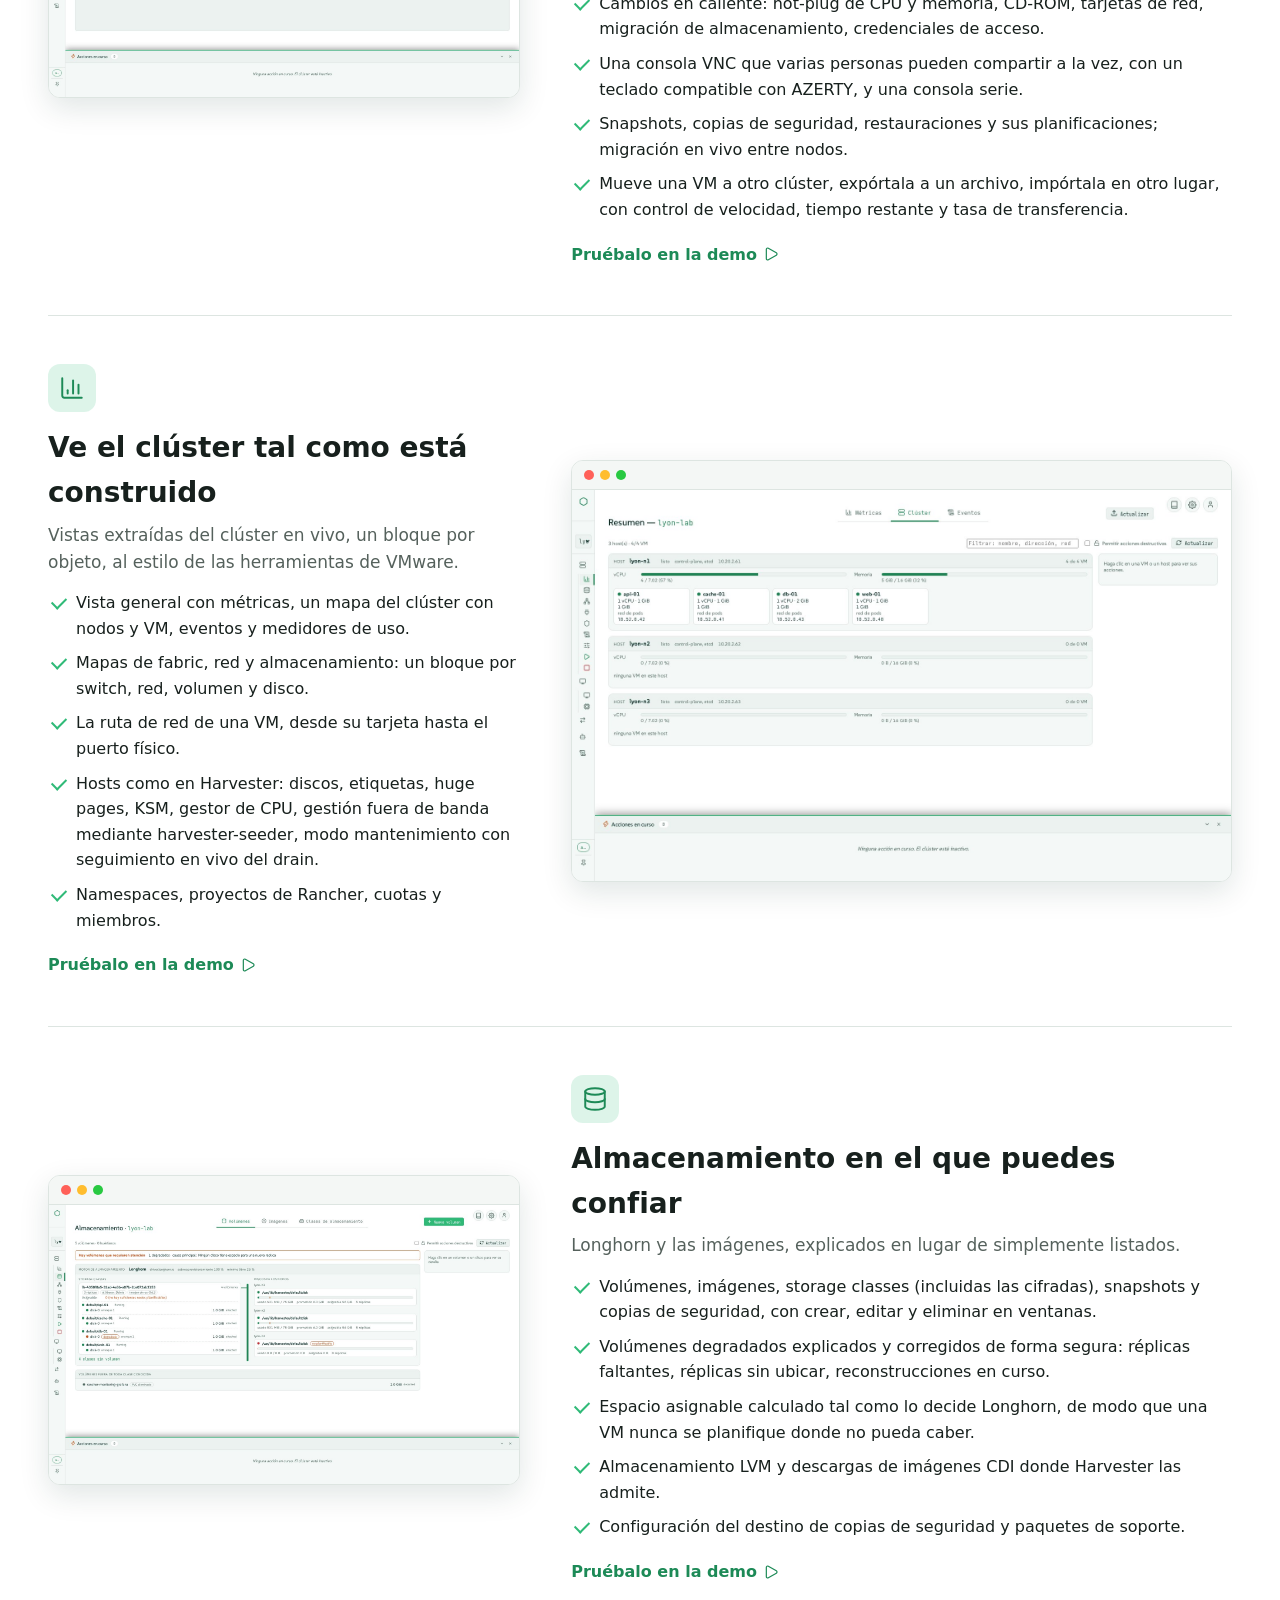
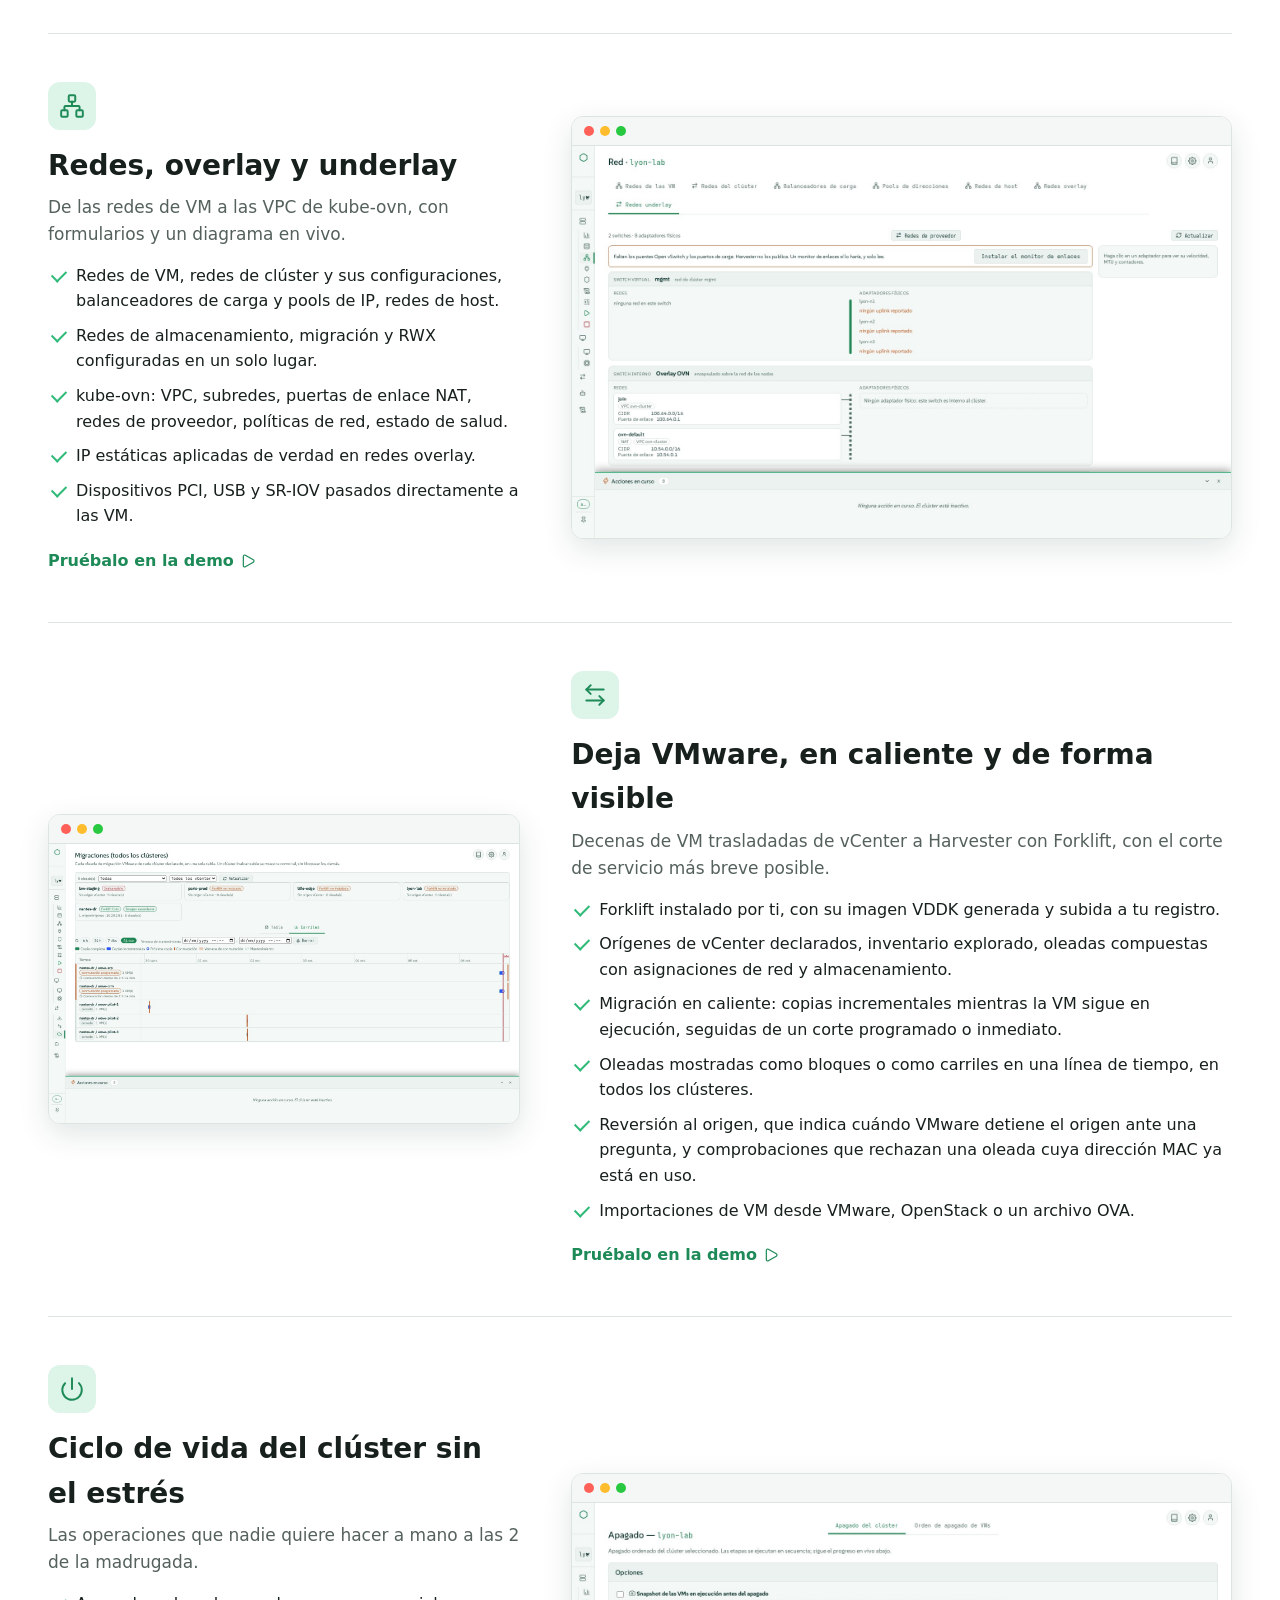
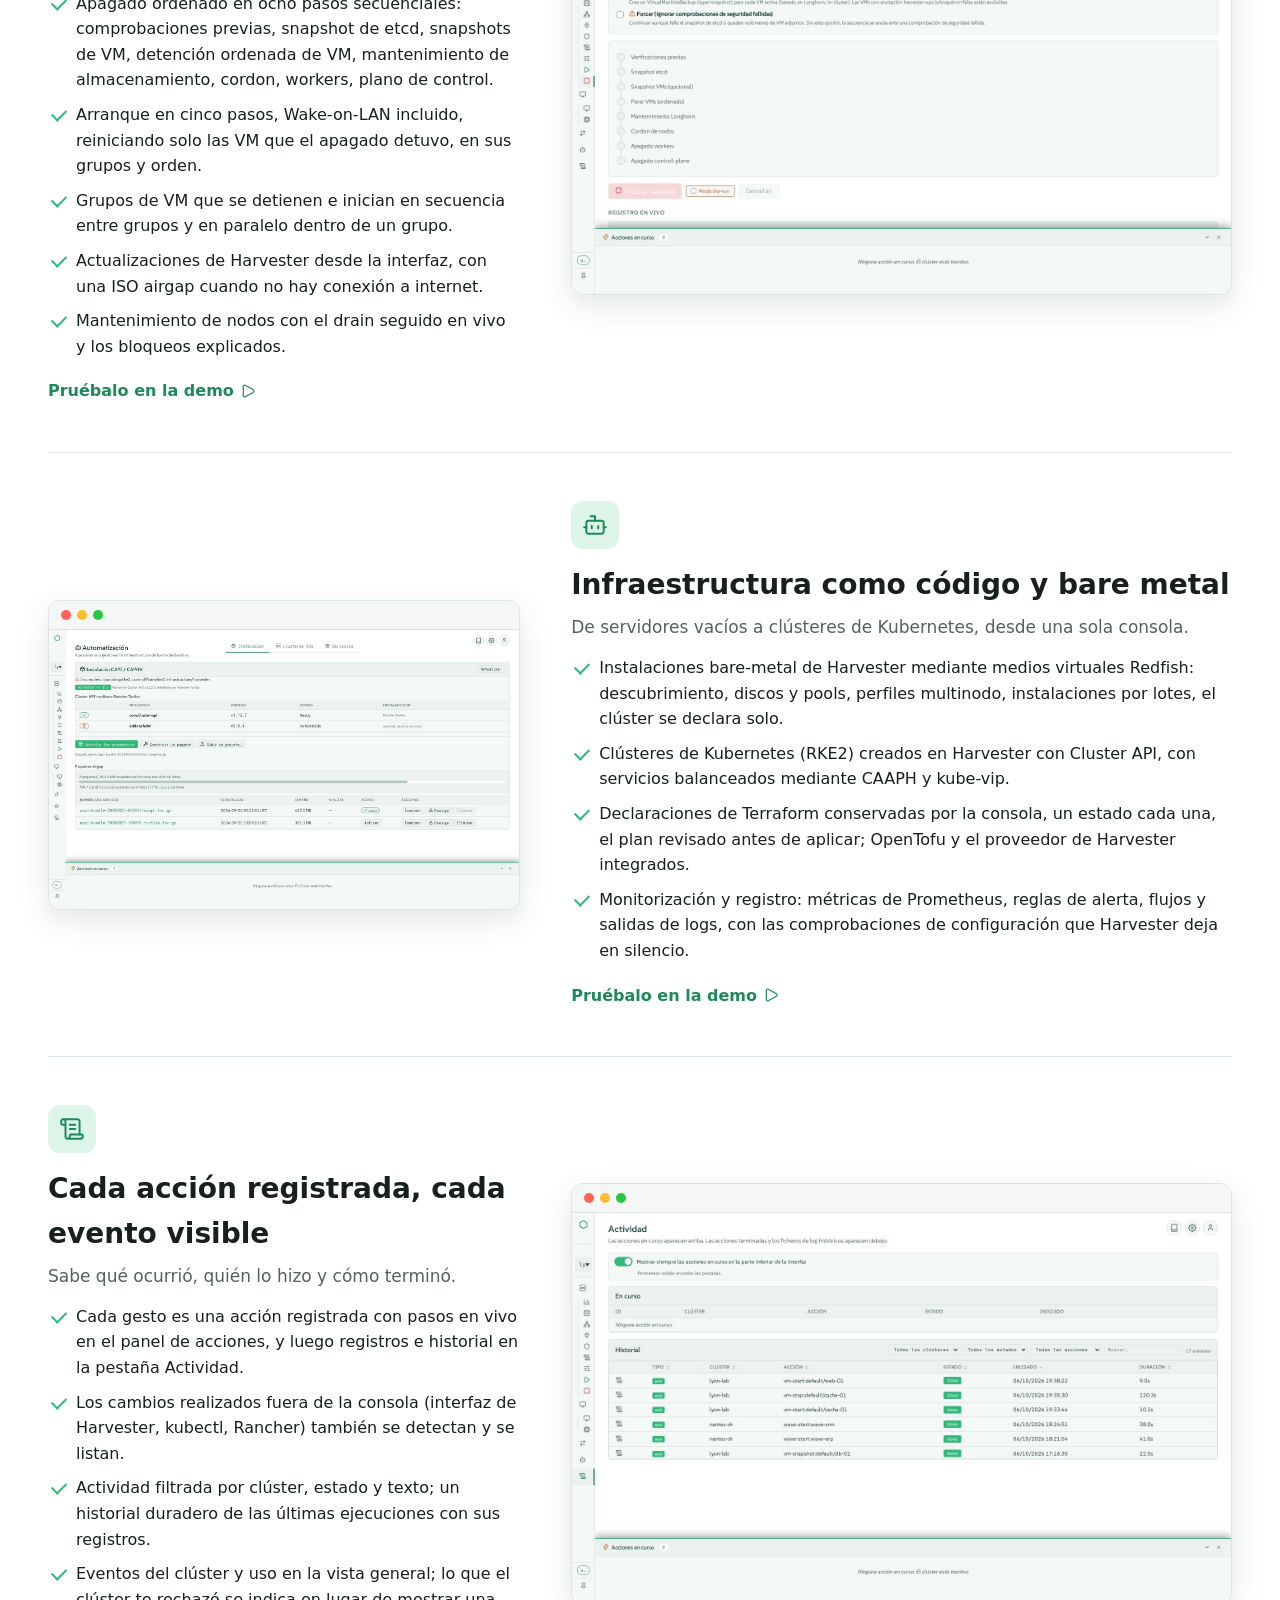
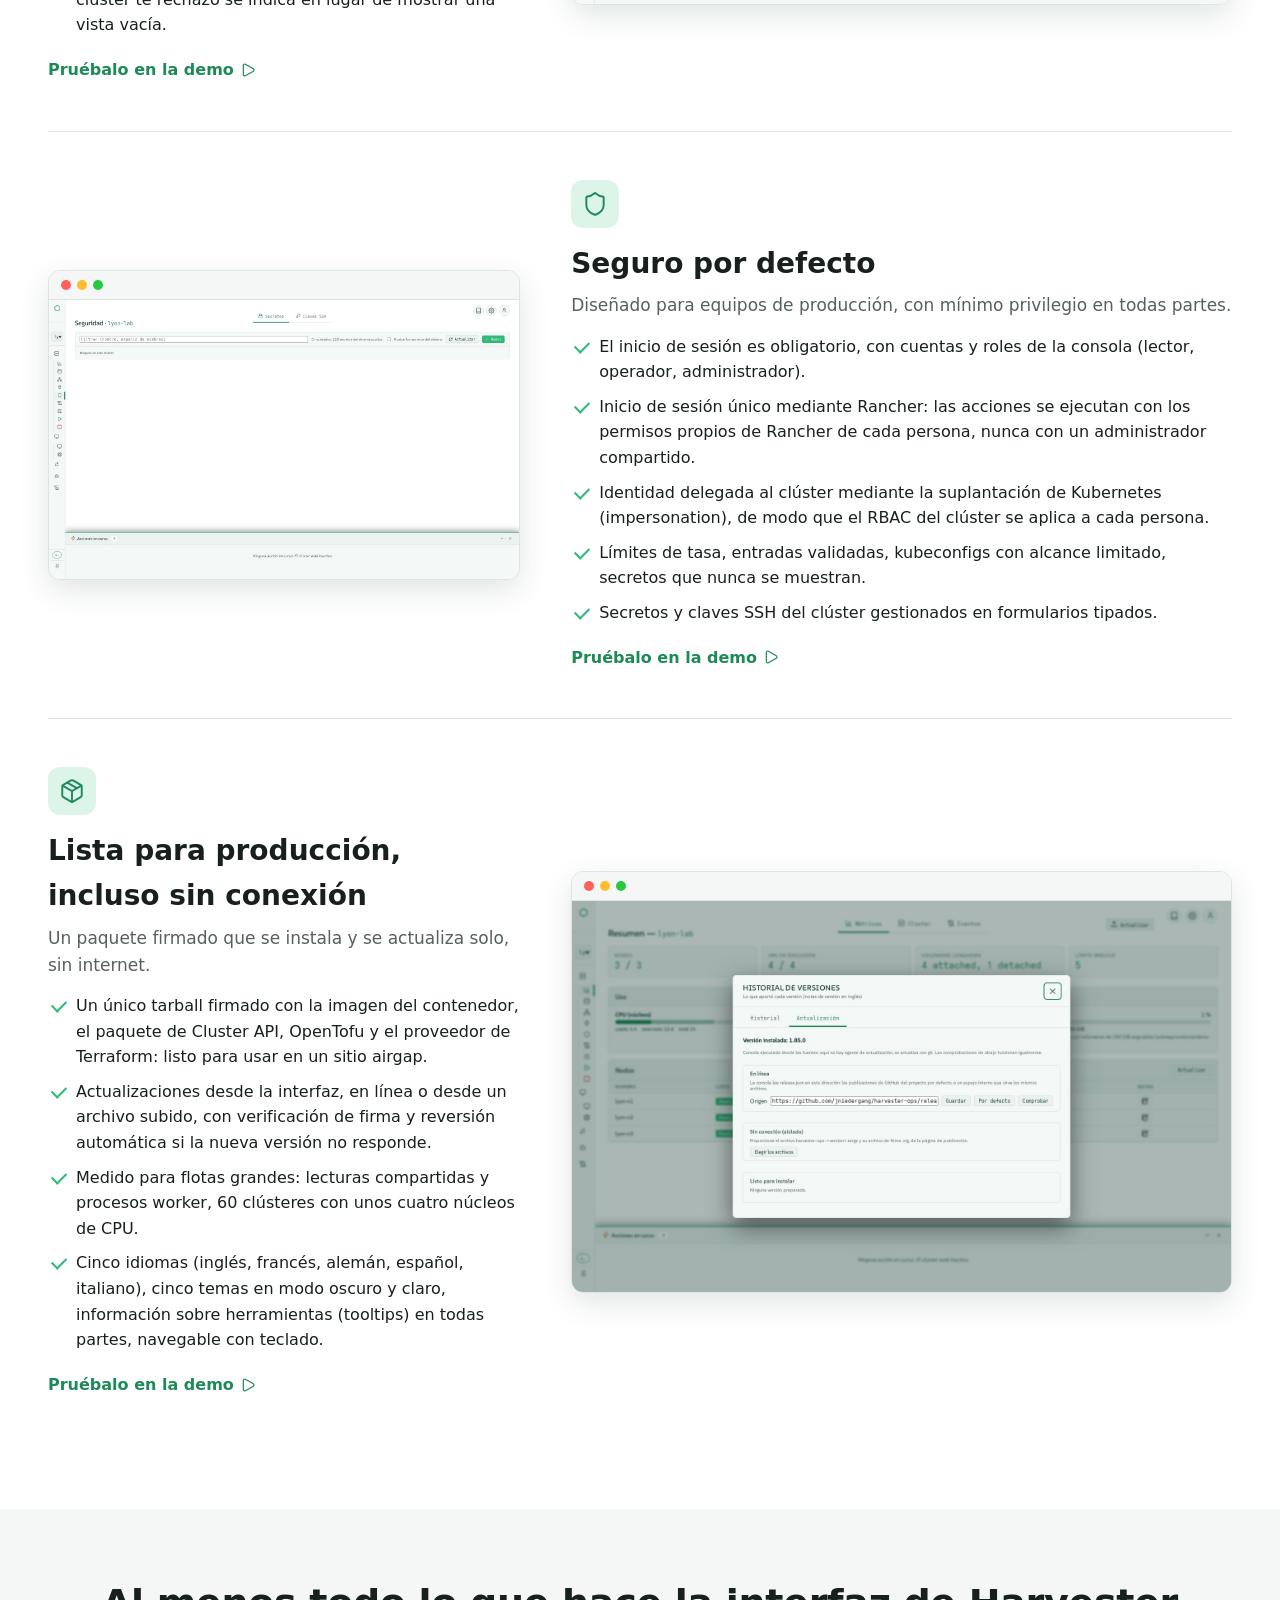
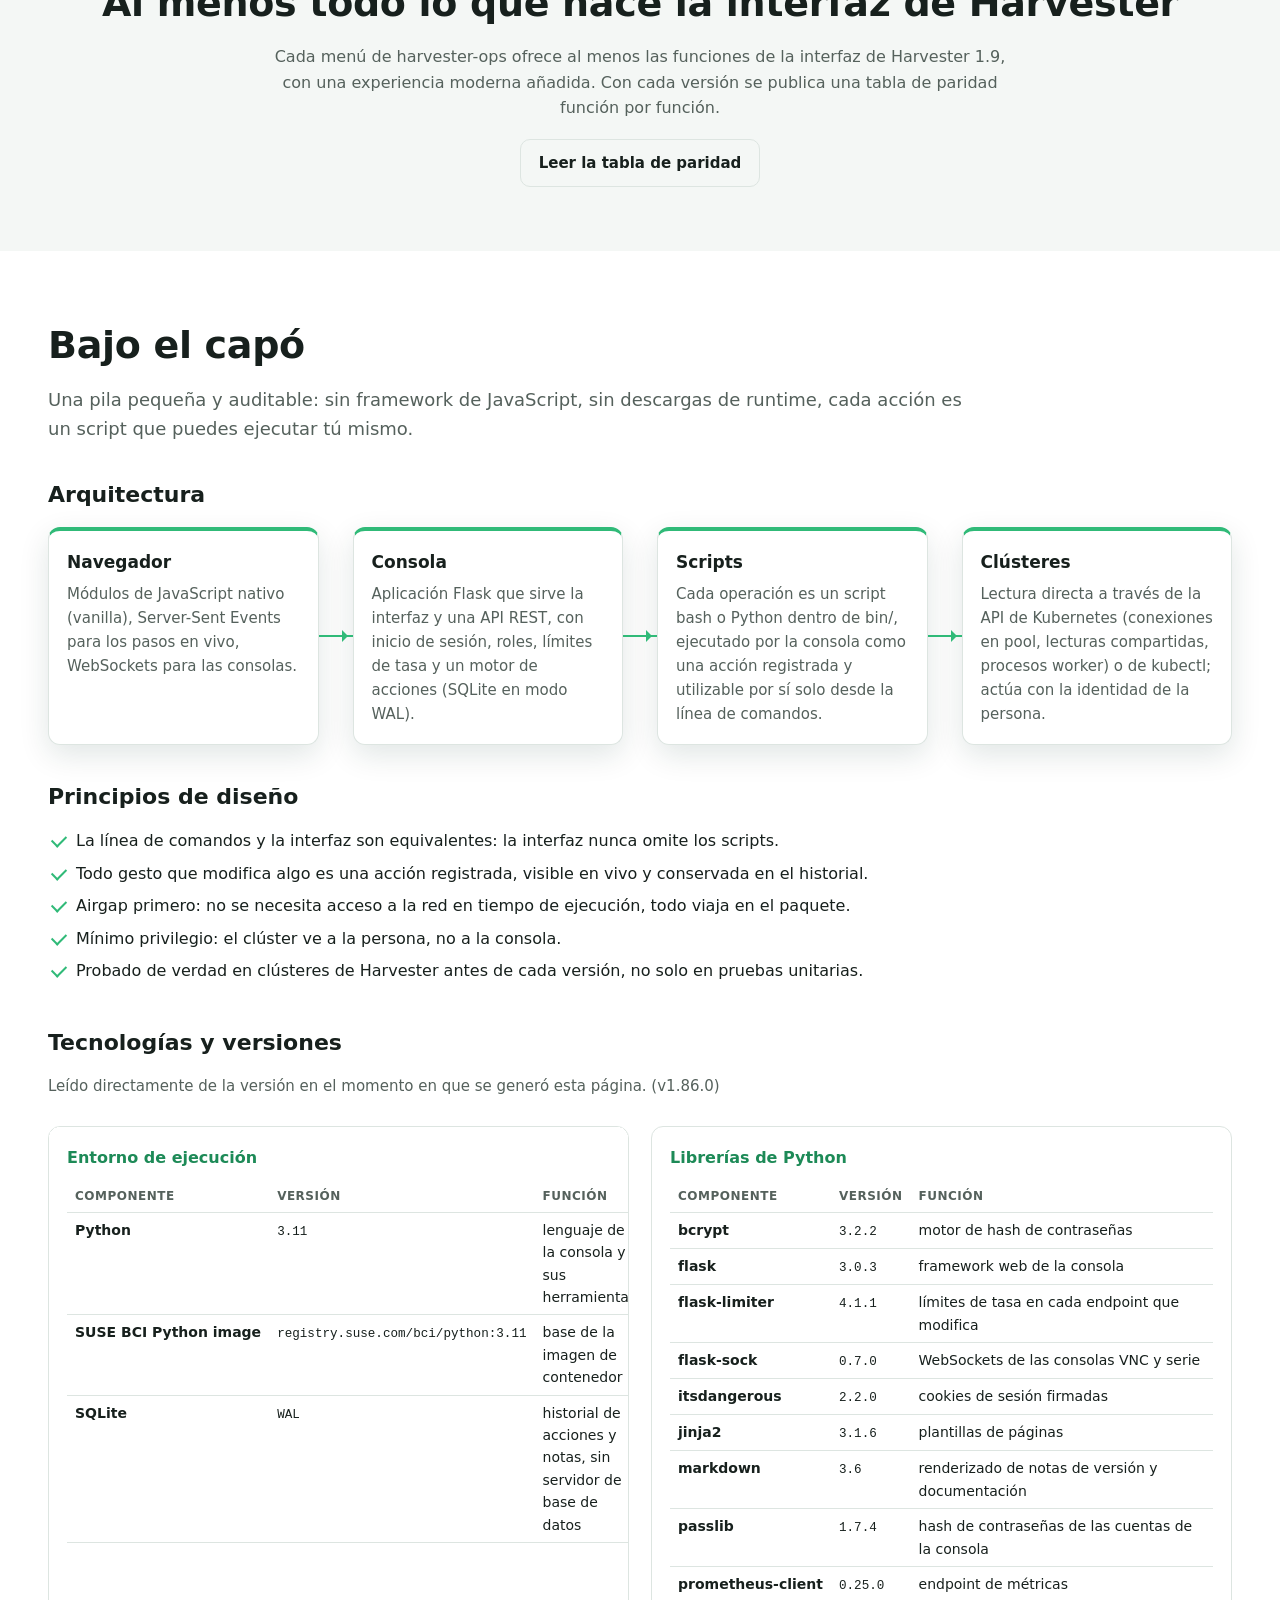
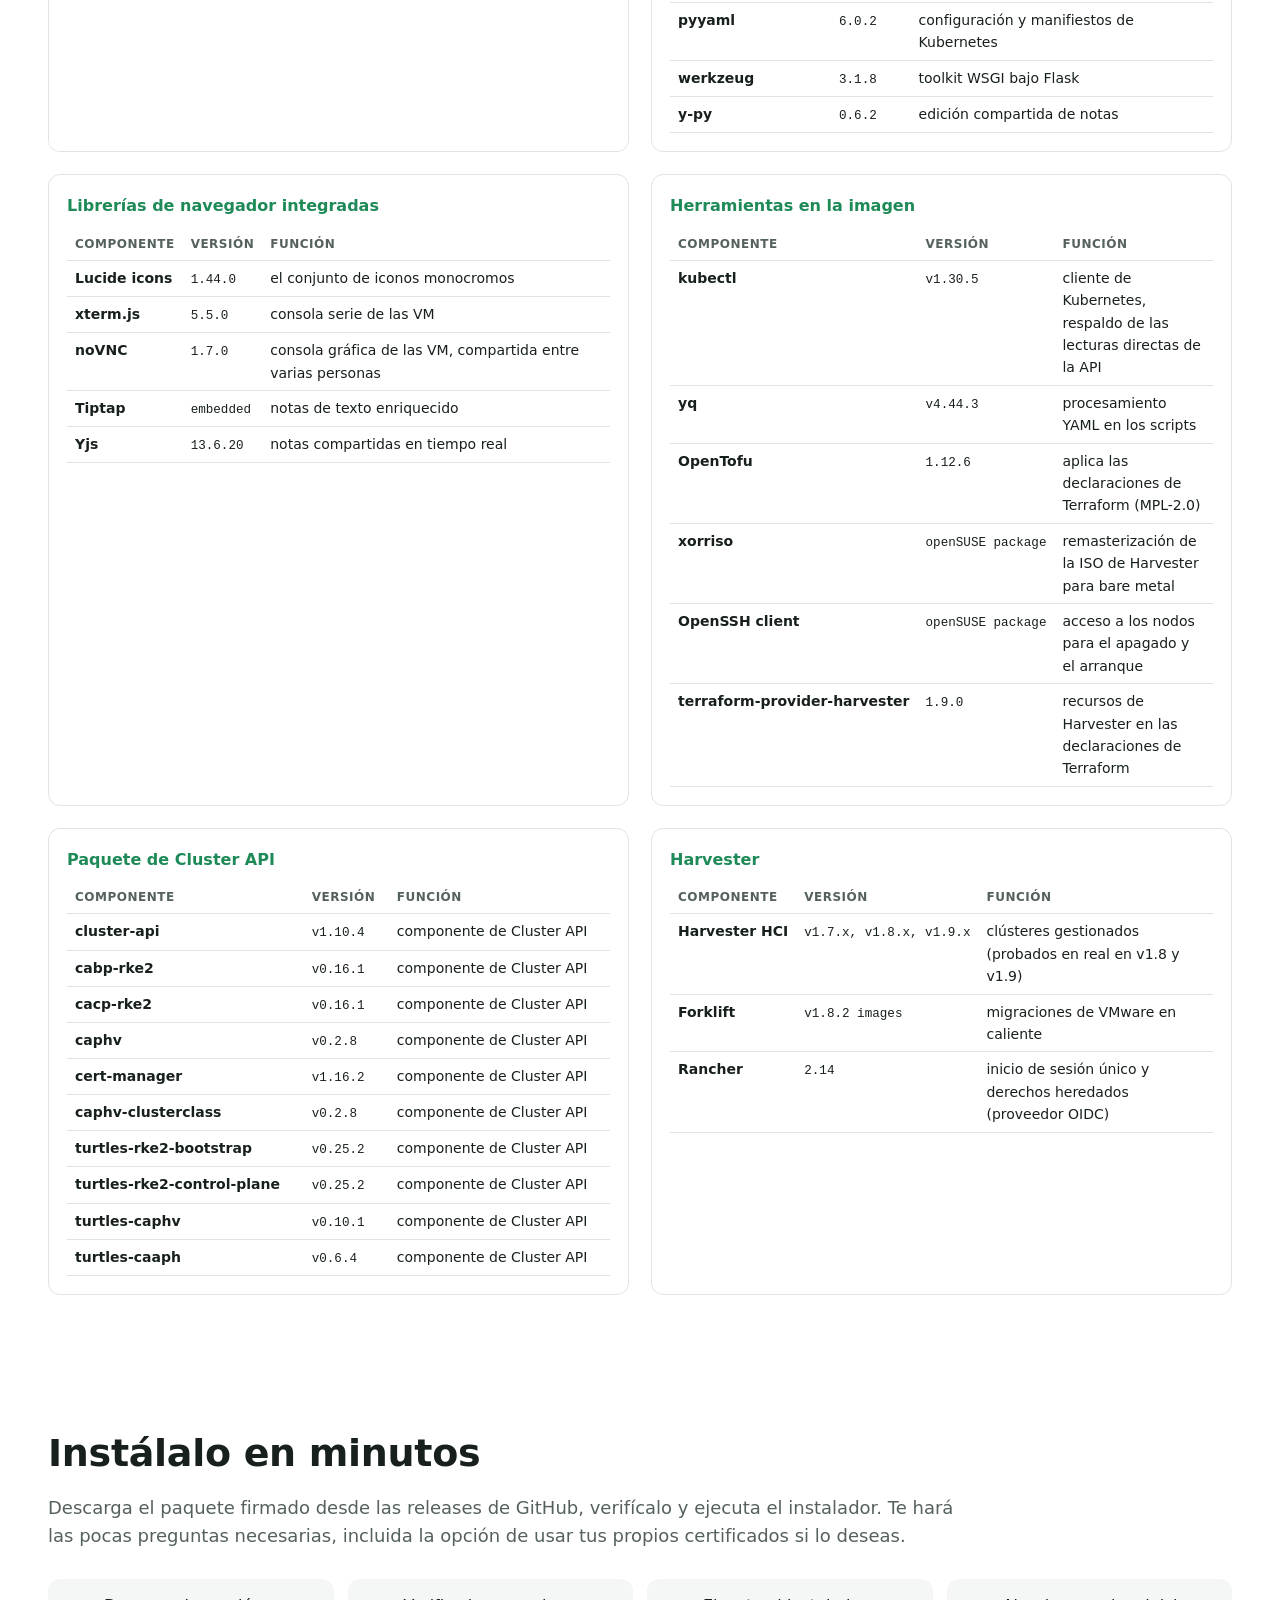
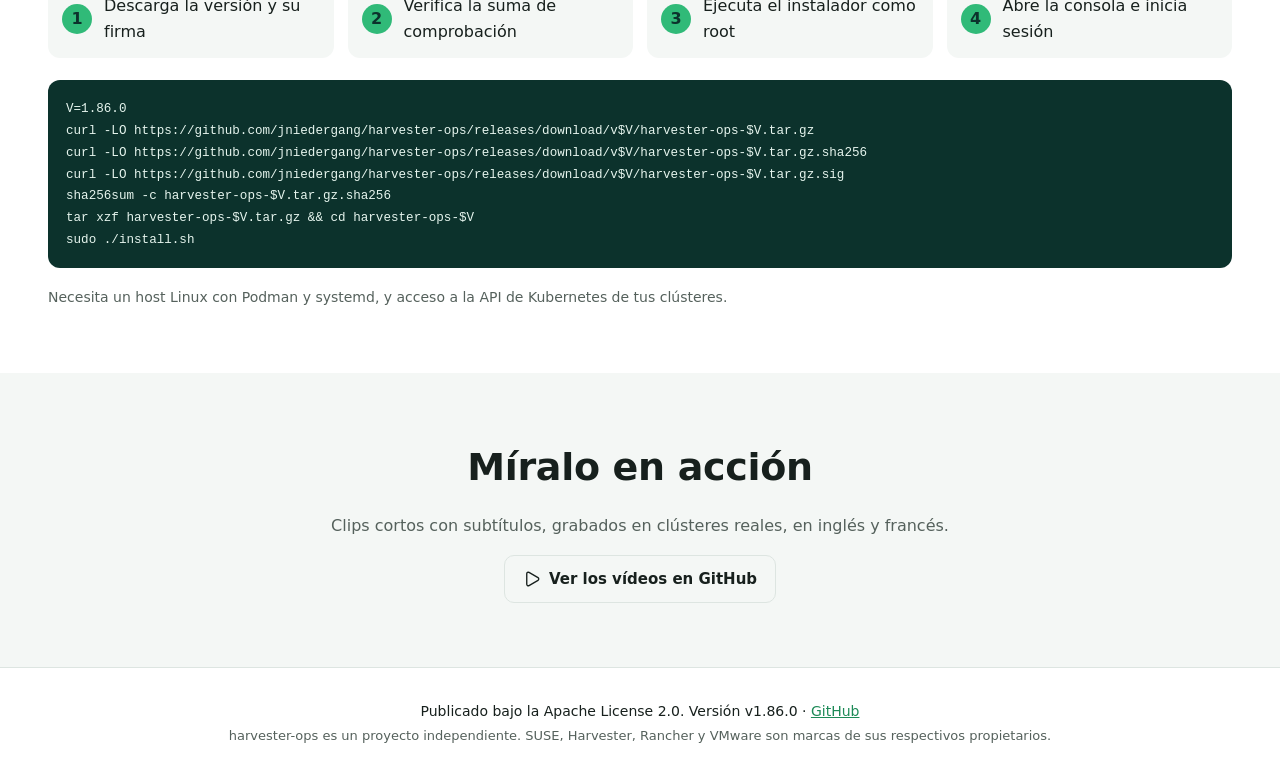
<file: es/index.html>
<!DOCTYPE html>
<html lang="es">
<head>
<meta charset="utf-8">
<meta name="viewport" content="width=device-width, initial-scale=1">
<title>harvester-ops: una consola moderna para todos tus clústeres de Harvester</title>
<meta name="description" content="harvester-ops es una consola moderna, lista para entornos aislados (airgap), para operar varios clústeres de SUSE Harvester HCI desde una sola interfaz: todos los clústeres en un solo lugar, automatización simplificada, cada evento registrado.">
<meta property="og:title" content="harvester-ops: una consola moderna para todos tus clústeres de Harvester">
<meta property="og:description" content="harvester-ops es una consola moderna, lista para entornos aislados (airgap), para operar varios clústeres de SUSE Harvester HCI desde una sola interfaz: todos los clústeres en un solo lugar, automatización simplificada, cada evento registrado.">
<meta property="og:type" content="website">
<link rel="alternate" hreflang="en" href="../en/"><link rel="alternate" hreflang="fr" href="../fr/"><link rel="alternate" hreflang="es" href="../es/"><link rel="alternate" hreflang="it" href="../it/"><link rel="alternate" hreflang="de" href="../de/">
<link rel="icon" type="image/svg+xml" href="../assets/favicon.svg">
<link rel="stylesheet" href="../assets/site.css">
</head>
<body>
<header class="top">
  <a class="brand" href="./"><svg class="ico " width="26" height="26" viewBox="0 0 24 24" fill="none" stroke="currentColor" stroke-width="1.8" stroke-linecap="round" stroke-linejoin="round" aria-hidden="true"><path d="M17.5 19H9a7 7 0 1 1 6.71-9h1.79a4.5 4.5 0 1 1 0 9Z"/></svg><span>harvester-ops</span></a>
  <button class="menu-btn" type="button" aria-expanded="false" aria-controls="topnav" aria-label="Menu"><svg class="ico " width="22" height="22" viewBox="0 0 24 24" fill="none" stroke="currentColor" stroke-width="1.8" stroke-linecap="round" stroke-linejoin="round" aria-hidden="true"><circle cx="12" cy="12" r="1"/><circle cx="12" cy="5" r="1"/><circle cx="12" cy="19" r="1"/></svg></button>
  <nav id="topnav">
    <a href="#features">Funciones</a>
    <a href="../demo/?lang=es">Demo en vivo</a>
    <a href="#tech">Tecnología</a>
    <a href="#install">Instalación</a>
    <a href="https://github.com/jniedergang/harvester-ops">GitHub</a>
    <span class="langs"><a href="../en/" hreflang="en" lang="en">EN</a><a href="../fr/" hreflang="fr" lang="fr">FR</a><a href="../es/" hreflang="es" lang="es" aria-current="page">ES</a><a href="../it/" hreflang="it" lang="it">IT</a><a href="../de/" hreflang="de" lang="de">DE</a></span>
  </nav>
</header>
<main>
<section class="hero">
  <div class="hero-text">
    <p class="kicker">Para equipos que operan SUSE Harvester HCI</p>
    <h1>Una consola moderna para todos tus clústeres de Harvester</h1>
    <p class="lead">harvester-ops reúne todos los clústeres en una sola interfaz, convierte las operaciones largas en un único gesto registrado y mantiene un historial de todo lo que ocurre, desde tu consola o desde cualquier otro lugar.</p>
    <div class="ctas">
      <a class="btn primary" href="../demo/?lang=es"><svg class="ico " width="18" height="18" viewBox="0 0 24 24" fill="none" stroke="currentColor" stroke-width="1.8" stroke-linecap="round" stroke-linejoin="round" aria-hidden="true"><path d="M5 5a2 2 0 0 1 3.008-1.728l11.997 6.998a2 2 0 0 1 .003 3.458l-12 7A2 2 0 0 1 5 19z"/></svg> Probar la demo en vivo</a>
      <a class="btn" href="https://github.com/jniedergang/harvester-ops"><svg class="ico " width="18" height="18" viewBox="0 0 24 24" fill="none" stroke="currentColor" stroke-width="1.8" stroke-linecap="round" stroke-linejoin="round" aria-hidden="true"><path d="M8 3H7a2 2 0 0 0-2 2v5a2 2 0 0 1-2 2 2 2 0 0 1 2 2v5c0 1.1.9 2 2 2h1"/><path d="M16 21h1a2 2 0 0 0 2-2v-5c0-1.1.9-2 2-2a2 2 0 0 1-2-2V5a2 2 0 0 0-2-2h-1"/></svg> Verlo en GitHub</a>
      <a class="btn ghost" href="#install"><svg class="ico " width="18" height="18" viewBox="0 0 24 24" fill="none" stroke="currentColor" stroke-width="1.8" stroke-linecap="round" stroke-linejoin="round" aria-hidden="true"><path d="M12 15V3"/><path d="M21 15v4a2 2 0 0 1-2 2H5a2 2 0 0 1-2-2v-4"/><path d="m7 10 5 5 5-5"/></svg> Instalarlo</a>
    </div>
    <p class="note">Código abierto. Listo para airgap. Cinco idiomas. <span class="ver">v1.86.0</span></p>
  </div>
  <div class="hero-shot"><figure class="frame wide"><div class="frame-bar"><i></i><i></i><i></i></div><img src="../assets/shots/es/hero.jpg" alt="Todas las VM de los clústeres: una tabla con todas las VM de todos los clústeres, con etiquetas de clúster y filtros" loading="lazy" width="1600" height="950"></figure></div>
</section>
<section class="pillars"><div class="pillar"><svg class="ico " width="30" height="30" viewBox="0 0 24 24" fill="none" stroke="currentColor" stroke-width="1.8" stroke-linecap="round" stroke-linejoin="round" aria-hidden="true"><path d="M17.5 19H9a7 7 0 1 1 6.71-9h1.79a4.5 4.5 0 1 1 0 9Z"/></svg><h3>Todos los clústeres, una sola interfaz</h3><p>Declara tantos clústeres de Harvester como gestiones. Cambia con un clic, lista todas las VM de todos los clústeres en una sola tabla, y ve al instante qué clúster está apagado o te rechaza, sin que los demás esperen.</p></div><div class="pillar"><svg class="ico " width="30" height="30" viewBox="0 0 24 24" fill="none" stroke="currentColor" stroke-width="1.8" stroke-linecap="round" stroke-linejoin="round" aria-hidden="true"><path d="M12 8V4H8"/><rect width="16" height="12" x="4" y="8" rx="2"/><path d="M2 14h2"/><path d="M20 14h2"/><path d="M15 13v2"/><path d="M9 13v2"/></svg><h3>Automatización simplificada</h3><p>Apagado y arranque ordenados, actualizaciones, migraciones en caliente desde VMware, clústeres de Kubernetes, instalaciones bare-metal, Terraform: las operaciones largas se convierten en un solo gesto, con los mismos scripts detrás del botón y de la línea de comandos.</p></div><div class="pillar"><svg class="ico " width="30" height="30" viewBox="0 0 24 24" fill="none" stroke="currentColor" stroke-width="1.8" stroke-linecap="round" stroke-linejoin="round" aria-hidden="true"><path d="M15 12h-5"/><path d="M15 8h-5"/><path d="M19 17V5a2 2 0 0 0-2-2H4"/><path d="M8 21h12a2 2 0 0 0 2-2v-1a1 1 0 0 0-1-1H11a1 1 0 0 0-1 1v1a2 2 0 1 1-4 0V5a2 2 0 1 0-4 0v2a1 1 0 0 0 1 1h3"/></svg><h3>Cada evento registrado</h3><p>Cada acción se ejecuta como un trabajo registrado con pasos en vivo, registros e historial. Los cambios realizados fuera de la consola, en Harvester, kubectl o Rancher, también aparecen.</p></div></section>
<section class="demo-band">
  <div><h2>Vela funcionar, en tu navegador</h2><p>La demo es la interfaz real de esta versión, ejecutándose sobre clústeres simulados: cinco clústeres, VM para iniciar y detener, migraciones de VMware en curso, un panel de acciones que se mueve. Cada gesto funciona y nada se modifica.</p></div>
  <a class="btn primary big" href="../demo/?lang=es"><svg class="ico " width="20" height="20" viewBox="0 0 24 24" fill="none" stroke="currentColor" stroke-width="1.8" stroke-linecap="round" stroke-linejoin="round" aria-hidden="true"><path d="M5 5a2 2 0 0 1 3.008-1.728l11.997 6.998a2 2 0 0 1 .003 3.458l-12 7A2 2 0 0 1 5 19z"/></svg> Abrir la demo en vivo</a>
</section>
<section class="features" id="features">
  <h2>Todo lo que hace harvester-ops</h2>
  <p class="section-lead">Agrupado como los operadores piensan su trabajo. Cada familia enlaza con la pantalla de la demo donde puedes probarla.</p>
  <nav class="family-index"><a href="#multi"><svg class="ico " width="18" height="18" viewBox="0 0 24 24" fill="none" stroke="currentColor" stroke-width="1.8" stroke-linecap="round" stroke-linejoin="round" aria-hidden="true"><path d="M17.5 19H9a7 7 0 1 1 6.71-9h1.79a4.5 4.5 0 1 1 0 9Z"/></svg><span>Todos tus clústeres en un solo lugar</span></a><a href="#vms"><svg class="ico " width="18" height="18" viewBox="0 0 24 24" fill="none" stroke="currentColor" stroke-width="1.8" stroke-linecap="round" stroke-linejoin="round" aria-hidden="true"><rect width="20" height="14" x="2" y="3" rx="2"/><line x1="8" x2="16" y1="21" y2="21"/><line x1="12" x2="12" y1="17" y2="21"/></svg><span>Máquinas virtuales, como en Harvester y más</span></a><a href="#views"><svg class="ico " width="18" height="18" viewBox="0 0 24 24" fill="none" stroke="currentColor" stroke-width="1.8" stroke-linecap="round" stroke-linejoin="round" aria-hidden="true"><path d="M3 3v16a2 2 0 0 0 2 2h16"/><path d="M18 17V9"/><path d="M13 17V5"/><path d="M8 17v-3"/></svg><span>Ve el clúster tal como está construido</span></a><a href="#storage"><svg class="ico " width="18" height="18" viewBox="0 0 24 24" fill="none" stroke="currentColor" stroke-width="1.8" stroke-linecap="round" stroke-linejoin="round" aria-hidden="true"><ellipse cx="12" cy="5" rx="9" ry="3"/><path d="M3 5V19A9 3 0 0 0 21 19V5"/><path d="M3 12A9 3 0 0 0 21 12"/></svg><span>Almacenamiento en el que puedes confiar</span></a><a href="#network"><svg class="ico " width="18" height="18" viewBox="0 0 24 24" fill="none" stroke="currentColor" stroke-width="1.8" stroke-linecap="round" stroke-linejoin="round" aria-hidden="true"><rect x="16" y="16" width="6" height="6" rx="1"/><rect x="2" y="16" width="6" height="6" rx="1"/><rect x="9" y="2" width="6" height="6" rx="1"/><path d="M5 16v-3a1 1 0 0 1 1-1h12a1 1 0 0 1 1 1v3"/><path d="M12 12V8"/></svg><span>Redes, overlay y underlay</span></a><a href="#vmware"><svg class="ico " width="18" height="18" viewBox="0 0 24 24" fill="none" stroke="currentColor" stroke-width="1.8" stroke-linecap="round" stroke-linejoin="round" aria-hidden="true"><path d="M8 3 4 7l4 4"/><path d="M4 7h16"/><path d="m16 21 4-4-4-4"/><path d="M20 17H4"/></svg><span>Deja VMware, en caliente y de forma visible</span></a><a href="#lifecycle"><svg class="ico " width="18" height="18" viewBox="0 0 24 24" fill="none" stroke="currentColor" stroke-width="1.8" stroke-linecap="round" stroke-linejoin="round" aria-hidden="true"><path d="M12 2v10"/><path d="M18.4 6.6a9 9 0 1 1-12.77.04"/></svg><span>Ciclo de vida del clúster sin el estrés</span></a><a href="#automation"><svg class="ico " width="18" height="18" viewBox="0 0 24 24" fill="none" stroke="currentColor" stroke-width="1.8" stroke-linecap="round" stroke-linejoin="round" aria-hidden="true"><path d="M12 8V4H8"/><rect width="16" height="12" x="4" y="8" rx="2"/><path d="M2 14h2"/><path d="M20 14h2"/><path d="M15 13v2"/><path d="M9 13v2"/></svg><span>Infraestructura como código y bare metal</span></a><a href="#activity"><svg class="ico " width="18" height="18" viewBox="0 0 24 24" fill="none" stroke="currentColor" stroke-width="1.8" stroke-linecap="round" stroke-linejoin="round" aria-hidden="true"><path d="M15 12h-5"/><path d="M15 8h-5"/><path d="M19 17V5a2 2 0 0 0-2-2H4"/><path d="M8 21h12a2 2 0 0 0 2-2v-1a1 1 0 0 0-1-1H11a1 1 0 0 0-1 1v1a2 2 0 1 1-4 0V5a2 2 0 1 0-4 0v2a1 1 0 0 0 1 1h3"/></svg><span>Cada acción registrada, cada evento visible</span></a><a href="#security"><svg class="ico " width="18" height="18" viewBox="0 0 24 24" fill="none" stroke="currentColor" stroke-width="1.8" stroke-linecap="round" stroke-linejoin="round" aria-hidden="true"><path d="M20 13c0 5-3.5 7.5-7.66 8.95a1 1 0 0 1-.67-.01C7.5 20.5 4 18 4 13V6a1 1 0 0 1 1-1c2 0 4.5-1.2 6.24-2.72a1.17 1.17 0 0 1 1.52 0C14.51 3.81 17 5 19 5a1 1 0 0 1 1 1z"/></svg><span>Seguro por defecto</span></a><a href="#delivery"><svg class="ico " width="18" height="18" viewBox="0 0 24 24" fill="none" stroke="currentColor" stroke-width="1.8" stroke-linecap="round" stroke-linejoin="round" aria-hidden="true"><path d="M11 21.73a2 2 0 0 0 2 0l7-4A2 2 0 0 0 21 16V8a2 2 0 0 0-1-1.73l-7-4a2 2 0 0 0-2 0l-7 4A2 2 0 0 0 3 8v8a2 2 0 0 0 1 1.73z"/><path d="M12 22V12"/><polyline points="3.29 7 12 12 20.71 7"/><path d="m7.5 4.27 9 5.15"/></svg><span>Lista para producción, incluso sin conexión</span></a></nav>
  <section class="family" id="multi"><div class="family-text"><div class="family-icon"><svg class="ico " width="26" height="26" viewBox="0 0 24 24" fill="none" stroke="currentColor" stroke-width="1.8" stroke-linecap="round" stroke-linejoin="round" aria-hidden="true"><path d="M17.5 19H9a7 7 0 1 1 6.71-9h1.79a4.5 4.5 0 1 1 0 9Z"/></svg></div><h3>Todos tus clústeres en un solo lugar</h3><p class="lead">Una única consola para una flota de clústeres de Harvester, físicos o anidados, cercanos o remotos.</p><ul class="ticks"><li>Declara clústeres desde la interfaz o el archivo de configuración; cambiar de clúster cambia de verdad cada vista.</li><li>Todas las VM de los clústeres: cada VM de cada clúster en una sola tabla, filtrada por clúster, estado, namespace o texto, ordenada por cualquier columna, con inicio, detención, reinicio, migración y el menú de acciones completo sobre una selección que abarca varios clústeres.</li><li>Los clústeres apagados o inaccesibles se señalan como tales, al instante, en lugar de congelar la página.</li><li>Migraciones de todos los clústeres en una sola tabla o en una línea de tiempo compartida.</li><li>Notas sobre clústeres, nodos y VM, conservadas por la consola.</li></ul><a class="link-demo" href="../demo/?lang=es#allvms">Pruébalo en la demo <svg class="ico " width="16" height="16" viewBox="0 0 24 24" fill="none" stroke="currentColor" stroke-width="1.8" stroke-linecap="round" stroke-linejoin="round" aria-hidden="true"><path d="M5 5a2 2 0 0 1 3.008-1.728l11.997 6.998a2 2 0 0 1 .003 3.458l-12 7A2 2 0 0 1 5 19z"/></svg></a></div><div class="family-shot"><figure class="frame"><div class="frame-bar"><i></i><i></i><i></i></div><img src="../assets/shots/es/allvms.jpg" alt="Todas las VM de los clústeres: una tabla con todas las VM de todos los clústeres, con etiquetas de clúster y filtros" loading="lazy" width="1600" height="950"></figure></div></section><section class="family flip" id="vms"><div class="family-text"><div class="family-icon"><svg class="ico " width="26" height="26" viewBox="0 0 24 24" fill="none" stroke="currentColor" stroke-width="1.8" stroke-linecap="round" stroke-linejoin="round" aria-hidden="true"><rect width="20" height="14" x="2" y="3" rx="2"/><line x1="8" x2="16" y1="21" y2="21"/><line x1="12" x2="12" y1="17" y2="21"/></svg></div><h3>Máquinas virtuales, como en Harvester y más</h3><p class="lead">Todo lo que Harvester ofrece sobre una VM, en ventanas modernas que permanecen abiertas una junto a otra.</p><ul class="ticks"><li>Crea VM con imágenes, plantillas, cloud-init, redes, discos y ubicación, verificadas contra el espacio realmente asignable.</li><li>El menú de acciones completo: iniciar, detener, reiniciar, pausar, reinicio suave, clonar, convertir en plantilla, YAML, copias de seguridad, snapshots, eliminar junto con sus volúmenes.</li><li>Cambios en caliente: hot-plug de CPU y memoria, CD-ROM, tarjetas de red, migración de almacenamiento, credenciales de acceso.</li><li>Una consola VNC que varias personas pueden compartir a la vez, con un teclado compatible con AZERTY, y una consola serie.</li><li>Snapshots, copias de seguridad, restauraciones y sus planificaciones; migración en vivo entre nodos.</li><li>Mueve una VM a otro clúster, expórtala a un archivo, impórtala en otro lugar, con control de velocidad, tiempo restante y tasa de transferencia.</li></ul><a class="link-demo" href="../demo/?lang=es#namespaces">Pruébalo en la demo <svg class="ico " width="16" height="16" viewBox="0 0 24 24" fill="none" stroke="currentColor" stroke-width="1.8" stroke-linecap="round" stroke-linejoin="round" aria-hidden="true"><path d="M5 5a2 2 0 0 1 3.008-1.728l11.997 6.998a2 2 0 0 1 .003 3.458l-12 7A2 2 0 0 1 5 19z"/></svg></a></div><div class="family-shot"><figure class="frame"><div class="frame-bar"><i></i><i></i><i></i></div><img src="../assets/shots/es/vms.jpg" alt="La lista de VM de un clúster con sus acciones" loading="lazy" width="1600" height="950"></figure></div></section><section class="family" id="views"><div class="family-text"><div class="family-icon"><svg class="ico " width="26" height="26" viewBox="0 0 24 24" fill="none" stroke="currentColor" stroke-width="1.8" stroke-linecap="round" stroke-linejoin="round" aria-hidden="true"><path d="M3 3v16a2 2 0 0 0 2 2h16"/><path d="M18 17V9"/><path d="M13 17V5"/><path d="M8 17v-3"/></svg></div><h3>Ve el clúster tal como está construido</h3><p class="lead">Vistas extraídas del clúster en vivo, un bloque por objeto, al estilo de las herramientas de VMware.</p><ul class="ticks"><li>Vista general con métricas, un mapa del clúster con nodos y VM, eventos y medidores de uso.</li><li>Mapas de fabric, red y almacenamiento: un bloque por switch, red, volumen y disco.</li><li>La ruta de red de una VM, desde su tarjeta hasta el puerto físico.</li><li>Hosts como en Harvester: discos, etiquetas, huge pages, KSM, gestor de CPU, gestión fuera de banda mediante harvester-seeder, modo mantenimiento con seguimiento en vivo del drain.</li><li>Namespaces, proyectos de Rancher, cuotas y miembros.</li></ul><a class="link-demo" href="../demo/?lang=es#overview">Pruébalo en la demo <svg class="ico " width="16" height="16" viewBox="0 0 24 24" fill="none" stroke="currentColor" stroke-width="1.8" stroke-linecap="round" stroke-linejoin="round" aria-hidden="true"><path d="M5 5a2 2 0 0 1 3.008-1.728l11.997 6.998a2 2 0 0 1 .003 3.458l-12 7A2 2 0 0 1 5 19z"/></svg></a></div><div class="family-shot"><figure class="frame"><div class="frame-bar"><i></i><i></i><i></i></div><img src="../assets/shots/es/overview.jpg" alt="Vista general del clúster con métricas y el mapa del clúster" loading="lazy" width="1600" height="950"></figure></div></section><section class="family flip" id="storage"><div class="family-text"><div class="family-icon"><svg class="ico " width="26" height="26" viewBox="0 0 24 24" fill="none" stroke="currentColor" stroke-width="1.8" stroke-linecap="round" stroke-linejoin="round" aria-hidden="true"><ellipse cx="12" cy="5" rx="9" ry="3"/><path d="M3 5V19A9 3 0 0 0 21 19V5"/><path d="M3 12A9 3 0 0 0 21 12"/></svg></div><h3>Almacenamiento en el que puedes confiar</h3><p class="lead">Longhorn y las imágenes, explicados en lugar de simplemente listados.</p><ul class="ticks"><li>Volúmenes, imágenes, storage classes (incluidas las cifradas), snapshots y copias de seguridad, con crear, editar y eliminar en ventanas.</li><li>Volúmenes degradados explicados y corregidos de forma segura: réplicas faltantes, réplicas sin ubicar, reconstrucciones en curso.</li><li>Espacio asignable calculado tal como lo decide Longhorn, de modo que una VM nunca se planifique donde no pueda caber.</li><li>Almacenamiento LVM y descargas de imágenes CDI donde Harvester las admite.</li><li>Configuración del destino de copias de seguridad y paquetes de soporte.</li></ul><a class="link-demo" href="../demo/?lang=es#storage">Pruébalo en la demo <svg class="ico " width="16" height="16" viewBox="0 0 24 24" fill="none" stroke="currentColor" stroke-width="1.8" stroke-linecap="round" stroke-linejoin="round" aria-hidden="true"><path d="M5 5a2 2 0 0 1 3.008-1.728l11.997 6.998a2 2 0 0 1 .003 3.458l-12 7A2 2 0 0 1 5 19z"/></svg></a></div><div class="family-shot"><figure class="frame"><div class="frame-bar"><i></i><i></i><i></i></div><img src="../assets/shots/es/storage.jpg" alt="Vistas de almacenamiento: volúmenes, imágenes y clases" loading="lazy" width="1600" height="950"></figure></div></section><section class="family" id="network"><div class="family-text"><div class="family-icon"><svg class="ico " width="26" height="26" viewBox="0 0 24 24" fill="none" stroke="currentColor" stroke-width="1.8" stroke-linecap="round" stroke-linejoin="round" aria-hidden="true"><rect x="16" y="16" width="6" height="6" rx="1"/><rect x="2" y="16" width="6" height="6" rx="1"/><rect x="9" y="2" width="6" height="6" rx="1"/><path d="M5 16v-3a1 1 0 0 1 1-1h12a1 1 0 0 1 1 1v3"/><path d="M12 12V8"/></svg></div><h3>Redes, overlay y underlay</h3><p class="lead">De las redes de VM a las VPC de kube-ovn, con formularios y un diagrama en vivo.</p><ul class="ticks"><li>Redes de VM, redes de clúster y sus configuraciones, balanceadores de carga y pools de IP, redes de host.</li><li>Redes de almacenamiento, migración y RWX configuradas en un solo lugar.</li><li>kube-ovn: VPC, subredes, puertas de enlace NAT, redes de proveedor, políticas de red, estado de salud.</li><li>IP estáticas aplicadas de verdad en redes overlay.</li><li>Dispositivos PCI, USB y SR-IOV pasados directamente a las VM.</li></ul><a class="link-demo" href="../demo/?lang=es#network">Pruébalo en la demo <svg class="ico " width="16" height="16" viewBox="0 0 24 24" fill="none" stroke="currentColor" stroke-width="1.8" stroke-linecap="round" stroke-linejoin="round" aria-hidden="true"><path d="M5 5a2 2 0 0 1 3.008-1.728l11.997 6.998a2 2 0 0 1 .003 3.458l-12 7A2 2 0 0 1 5 19z"/></svg></a></div><div class="family-shot"><figure class="frame"><div class="frame-bar"><i></i><i></i><i></i></div><img src="../assets/shots/es/network.jpg" alt="Vistas de red: redes de VM, overlay y underlay" loading="lazy" width="1600" height="950"></figure></div></section><section class="family flip" id="vmware"><div class="family-text"><div class="family-icon"><svg class="ico " width="26" height="26" viewBox="0 0 24 24" fill="none" stroke="currentColor" stroke-width="1.8" stroke-linecap="round" stroke-linejoin="round" aria-hidden="true"><path d="M8 3 4 7l4 4"/><path d="M4 7h16"/><path d="m16 21 4-4-4-4"/><path d="M20 17H4"/></svg></div><h3>Deja VMware, en caliente y de forma visible</h3><p class="lead">Decenas de VM trasladadas de vCenter a Harvester con Forklift, con el corte de servicio más breve posible.</p><ul class="ticks"><li>Forklift instalado por ti, con su imagen VDDK generada y subida a tu registro.</li><li>Orígenes de vCenter declarados, inventario explorado, oleadas compuestas con asignaciones de red y almacenamiento.</li><li>Migración en caliente: copias incrementales mientras la VM sigue en ejecución, seguidas de un corte programado o inmediato.</li><li>Oleadas mostradas como bloques o como carriles en una línea de tiempo, en todos los clústeres.</li><li>Reversión al origen, que indica cuándo VMware detiene el origen ante una pregunta, y comprobaciones que rechazan una oleada cuya dirección MAC ya está en uso.</li><li>Importaciones de VM desde VMware, OpenStack o un archivo OVA.</li></ul><a class="link-demo" href="../demo/?lang=es#forkliftglobal">Pruébalo en la demo <svg class="ico " width="16" height="16" viewBox="0 0 24 24" fill="none" stroke="currentColor" stroke-width="1.8" stroke-linecap="round" stroke-linejoin="round" aria-hidden="true"><path d="M5 5a2 2 0 0 1 3.008-1.728l11.997 6.998a2 2 0 0 1 .003 3.458l-12 7A2 2 0 0 1 5 19z"/></svg></a></div><div class="family-shot"><figure class="frame"><div class="frame-bar"><i></i><i></i><i></i></div><img src="../assets/shots/es/lanes.jpg" alt="Oleadas de migración de VMware como carriles en una línea de tiempo" loading="lazy" width="1600" height="950"></figure></div></section><section class="family" id="lifecycle"><div class="family-text"><div class="family-icon"><svg class="ico " width="26" height="26" viewBox="0 0 24 24" fill="none" stroke="currentColor" stroke-width="1.8" stroke-linecap="round" stroke-linejoin="round" aria-hidden="true"><path d="M12 2v10"/><path d="M18.4 6.6a9 9 0 1 1-12.77.04"/></svg></div><h3>Ciclo de vida del clúster sin el estrés</h3><p class="lead">Las operaciones que nadie quiere hacer a mano a las 2 de la madrugada.</p><ul class="ticks"><li>Apagado ordenado en ocho pasos secuenciales: comprobaciones previas, snapshot de etcd, snapshots de VM, detención ordenada de VM, mantenimiento de almacenamiento, cordon, workers, plano de control.</li><li>Arranque en cinco pasos, Wake-on-LAN incluido, reiniciando solo las VM que el apagado detuvo, en sus grupos y orden.</li><li>Grupos de VM que se detienen e inician en secuencia entre grupos y en paralelo dentro de un grupo.</li><li>Actualizaciones de Harvester desde la interfaz, con una ISO airgap cuando no hay conexión a internet.</li><li>Mantenimiento de nodos con el drain seguido en vivo y los bloqueos explicados.</li></ul><a class="link-demo" href="../demo/?lang=es#shutdown">Pruébalo en la demo <svg class="ico " width="16" height="16" viewBox="0 0 24 24" fill="none" stroke="currentColor" stroke-width="1.8" stroke-linecap="round" stroke-linejoin="round" aria-hidden="true"><path d="M5 5a2 2 0 0 1 3.008-1.728l11.997 6.998a2 2 0 0 1 .003 3.458l-12 7A2 2 0 0 1 5 19z"/></svg></a></div><div class="family-shot"><figure class="frame"><div class="frame-bar"><i></i><i></i><i></i></div><img src="../assets/shots/es/shutdown.jpg" alt="Secuencia de apagado ordenado de un clúster" loading="lazy" width="1600" height="950"></figure></div></section><section class="family flip" id="automation"><div class="family-text"><div class="family-icon"><svg class="ico " width="26" height="26" viewBox="0 0 24 24" fill="none" stroke="currentColor" stroke-width="1.8" stroke-linecap="round" stroke-linejoin="round" aria-hidden="true"><path d="M12 8V4H8"/><rect width="16" height="12" x="4" y="8" rx="2"/><path d="M2 14h2"/><path d="M20 14h2"/><path d="M15 13v2"/><path d="M9 13v2"/></svg></div><h3>Infraestructura como código y bare metal</h3><p class="lead">De servidores vacíos a clústeres de Kubernetes, desde una sola consola.</p><ul class="ticks"><li>Instalaciones bare-metal de Harvester mediante medios virtuales Redfish: descubrimiento, discos y pools, perfiles multinodo, instalaciones por lotes, el clúster se declara solo.</li><li>Clústeres de Kubernetes (RKE2) creados en Harvester con Cluster API, con servicios balanceados mediante CAAPH y kube-vip.</li><li>Declaraciones de Terraform conservadas por la consola, un estado cada una, el plan revisado antes de aplicar; OpenTofu y el proveedor de Harvester integrados.</li><li>Monitorización y registro: métricas de Prometheus, reglas de alerta, flujos y salidas de logs, con las comprobaciones de configuración que Harvester deja en silencio.</li></ul><a class="link-demo" href="../demo/?lang=es#automation">Pruébalo en la demo <svg class="ico " width="16" height="16" viewBox="0 0 24 24" fill="none" stroke="currentColor" stroke-width="1.8" stroke-linecap="round" stroke-linejoin="round" aria-hidden="true"><path d="M5 5a2 2 0 0 1 3.008-1.728l11.997 6.998a2 2 0 0 1 .003 3.458l-12 7A2 2 0 0 1 5 19z"/></svg></a></div><div class="family-shot"><figure class="frame"><div class="frame-bar"><i></i><i></i><i></i></div><img src="../assets/shots/es/automation.jpg" alt="Automatización: Cluster API, Terraform y bare metal" loading="lazy" width="1600" height="950"></figure></div></section><section class="family" id="activity"><div class="family-text"><div class="family-icon"><svg class="ico " width="26" height="26" viewBox="0 0 24 24" fill="none" stroke="currentColor" stroke-width="1.8" stroke-linecap="round" stroke-linejoin="round" aria-hidden="true"><path d="M15 12h-5"/><path d="M15 8h-5"/><path d="M19 17V5a2 2 0 0 0-2-2H4"/><path d="M8 21h12a2 2 0 0 0 2-2v-1a1 1 0 0 0-1-1H11a1 1 0 0 0-1 1v1a2 2 0 1 1-4 0V5a2 2 0 1 0-4 0v2a1 1 0 0 0 1 1h3"/></svg></div><h3>Cada acción registrada, cada evento visible</h3><p class="lead">Sabe qué ocurrió, quién lo hizo y cómo terminó.</p><ul class="ticks"><li>Cada gesto es una acción registrada con pasos en vivo en el panel de acciones, y luego registros e historial en la pestaña Actividad.</li><li>Los cambios realizados fuera de la consola (interfaz de Harvester, kubectl, Rancher) también se detectan y se listan.</li><li>Actividad filtrada por clúster, estado y texto; un historial duradero de las últimas ejecuciones con sus registros.</li><li>Eventos del clúster y uso en la vista general; lo que el clúster te rechazó se indica en lugar de mostrar una vista vacía.</li></ul><a class="link-demo" href="../demo/?lang=es#activity">Pruébalo en la demo <svg class="ico " width="16" height="16" viewBox="0 0 24 24" fill="none" stroke="currentColor" stroke-width="1.8" stroke-linecap="round" stroke-linejoin="round" aria-hidden="true"><path d="M5 5a2 2 0 0 1 3.008-1.728l11.997 6.998a2 2 0 0 1 .003 3.458l-12 7A2 2 0 0 1 5 19z"/></svg></a></div><div class="family-shot"><figure class="frame"><div class="frame-bar"><i></i><i></i><i></i></div><img src="../assets/shots/es/activity.jpg" alt="Actividad: acciones registradas con sus pasos y registros" loading="lazy" width="1600" height="950"></figure></div></section><section class="family flip" id="security"><div class="family-text"><div class="family-icon"><svg class="ico " width="26" height="26" viewBox="0 0 24 24" fill="none" stroke="currentColor" stroke-width="1.8" stroke-linecap="round" stroke-linejoin="round" aria-hidden="true"><path d="M20 13c0 5-3.5 7.5-7.66 8.95a1 1 0 0 1-.67-.01C7.5 20.5 4 18 4 13V6a1 1 0 0 1 1-1c2 0 4.5-1.2 6.24-2.72a1.17 1.17 0 0 1 1.52 0C14.51 3.81 17 5 19 5a1 1 0 0 1 1 1z"/></svg></div><h3>Seguro por defecto</h3><p class="lead">Diseñado para equipos de producción, con mínimo privilegio en todas partes.</p><ul class="ticks"><li>El inicio de sesión es obligatorio, con cuentas y roles de la consola (lector, operador, administrador).</li><li>Inicio de sesión único mediante Rancher: las acciones se ejecutan con los permisos propios de Rancher de cada persona, nunca con un administrador compartido.</li><li>Identidad delegada al clúster mediante la suplantación de Kubernetes (impersonation), de modo que el RBAC del clúster se aplica a cada persona.</li><li>Límites de tasa, entradas validadas, kubeconfigs con alcance limitado, secretos que nunca se muestran.</li><li>Secretos y claves SSH del clúster gestionados en formularios tipados.</li></ul><a class="link-demo" href="../demo/?lang=es#security">Pruébalo en la demo <svg class="ico " width="16" height="16" viewBox="0 0 24 24" fill="none" stroke="currentColor" stroke-width="1.8" stroke-linecap="round" stroke-linejoin="round" aria-hidden="true"><path d="M5 5a2 2 0 0 1 3.008-1.728l11.997 6.998a2 2 0 0 1 .003 3.458l-12 7A2 2 0 0 1 5 19z"/></svg></a></div><div class="family-shot"><figure class="frame"><div class="frame-bar"><i></i><i></i><i></i></div><img src="../assets/shots/es/security.jpg" alt="Seguridad: secretos y claves SSH" loading="lazy" width="1600" height="950"></figure></div></section><section class="family" id="delivery"><div class="family-text"><div class="family-icon"><svg class="ico " width="26" height="26" viewBox="0 0 24 24" fill="none" stroke="currentColor" stroke-width="1.8" stroke-linecap="round" stroke-linejoin="round" aria-hidden="true"><path d="M11 21.73a2 2 0 0 0 2 0l7-4A2 2 0 0 0 21 16V8a2 2 0 0 0-1-1.73l-7-4a2 2 0 0 0-2 0l-7 4A2 2 0 0 0 3 8v8a2 2 0 0 0 1 1.73z"/><path d="M12 22V12"/><polyline points="3.29 7 12 12 20.71 7"/><path d="m7.5 4.27 9 5.15"/></svg></div><h3>Lista para producción, incluso sin conexión</h3><p class="lead">Un paquete firmado que se instala y se actualiza solo, sin internet.</p><ul class="ticks"><li>Un único tarball firmado con la imagen del contenedor, el paquete de Cluster API, OpenTofu y el proveedor de Terraform: listo para usar en un sitio airgap.</li><li>Actualizaciones desde la interfaz, en línea o desde un archivo subido, con verificación de firma y reversión automática si la nueva versión no responde.</li><li>Medido para flotas grandes: lecturas compartidas y procesos worker, 60 clústeres con unos cuatro núcleos de CPU.</li><li>Cinco idiomas (inglés, francés, alemán, español, italiano), cinco temas en modo oscuro y claro, información sobre herramientas (tooltips) en todas partes, navegable con teclado.</li></ul><a class="link-demo" href="../demo/?lang=es#overview">Pruébalo en la demo <svg class="ico " width="16" height="16" viewBox="0 0 24 24" fill="none" stroke="currentColor" stroke-width="1.8" stroke-linecap="round" stroke-linejoin="round" aria-hidden="true"><path d="M5 5a2 2 0 0 1 3.008-1.728l11.997 6.998a2 2 0 0 1 .003 3.458l-12 7A2 2 0 0 1 5 19z"/></svg></a></div><div class="family-shot"><figure class="frame"><div class="frame-bar"><i></i><i></i><i></i></div><img src="../assets/shots/es/update.jpg" alt="Historial de versiones y actualización desde la interfaz" loading="lazy" width="1600" height="950"></figure></div></section>
</section>
<section class="parity">
  <h2>Al menos todo lo que hace la interfaz de Harvester</h2><p>Cada menú de harvester-ops ofrece al menos las funciones de la interfaz de Harvester 1.9, con una experiencia moderna añadida. Con cada versión se publica una tabla de paridad función por función.</p>
  <a class="btn" href="https://github.com/jniedergang/harvester-ops/blob/master/docs/en/harvester-parity.md">Leer la tabla de paridad</a>
</section>
<section class="tech" id="tech">
  <h2>Bajo el capó</h2>
  <p class="section-lead">Una pila pequeña y auditable: sin framework de JavaScript, sin descargas de runtime, cada acción es un script que puedes ejecutar tú mismo.</p>
  <h3>Arquitectura</h3>
  <div class="arch"><div class="arch-box"><h4>Navegador</h4><p>Módulos de JavaScript nativo (vanilla), Server-Sent Events para los pasos en vivo, WebSockets para las consolas.</p></div><div class="arch-arrow" aria-hidden="true"></div><div class="arch-box"><h4>Consola</h4><p>Aplicación Flask que sirve la interfaz y una API REST, con inicio de sesión, roles, límites de tasa y un motor de acciones (SQLite en modo WAL).</p></div><div class="arch-arrow" aria-hidden="true"></div><div class="arch-box"><h4>Scripts</h4><p>Cada operación es un script bash o Python dentro de bin/, ejecutado por la consola como una acción registrada y utilizable por sí solo desde la línea de comandos.</p></div><div class="arch-arrow" aria-hidden="true"></div><div class="arch-box"><h4>Clústeres</h4><p>Lectura directa a través de la API de Kubernetes (conexiones en pool, lecturas compartidas, procesos worker) o de kubectl; actúa con la identidad de la persona.</p></div></div>
  <h3>Principios de diseño</h3>
  <ul class="ticks principles"><li>La línea de comandos y la interfaz son equivalentes: la interfaz nunca omite los scripts.</li><li>Todo gesto que modifica algo es una acción registrada, visible en vivo y conservada en el historial.</li><li>Airgap primero: no se necesita acceso a la red en tiempo de ejecución, todo viaja en el paquete.</li><li>Mínimo privilegio: el clúster ve a la persona, no a la consola.</li><li>Probado de verdad en clústeres de Harvester antes de cada versión, no solo en pruebas unitarias.</li></ul>
  <h3>Tecnologías y versiones</h3>
  <p class="section-lead small">Leído directamente de la versión en el momento en que se generó esta página. (v1.86.0)</p>
  <div class="stack"><div class="stack-group"><h4>Entorno de ejecución</h4><table><thead><tr><th>Componente</th><th>Versión</th><th>Función</th></tr></thead><tbody><tr><td>Python</td><td><code>3.11</code></td><td>lenguaje de la consola y sus herramientas</td></tr><tr><td>SUSE BCI Python image</td><td><code>registry.suse.com/bci/python:3.11</code></td><td>base de la imagen de contenedor</td></tr><tr><td>SQLite</td><td><code>WAL</code></td><td>historial de acciones y notas, sin servidor de base de datos</td></tr></tbody></table></div><div class="stack-group"><h4>Librerías de Python</h4><table><thead><tr><th>Componente</th><th>Versión</th><th>Función</th></tr></thead><tbody><tr><td>bcrypt</td><td><code>3.2.2</code></td><td>motor de hash de contraseñas</td></tr><tr><td>flask</td><td><code>3.0.3</code></td><td>framework web de la consola</td></tr><tr><td>flask-limiter</td><td><code>4.1.1</code></td><td>límites de tasa en cada endpoint que modifica</td></tr><tr><td>flask-sock</td><td><code>0.7.0</code></td><td>WebSockets de las consolas VNC y serie</td></tr><tr><td>itsdangerous</td><td><code>2.2.0</code></td><td>cookies de sesión firmadas</td></tr><tr><td>jinja2</td><td><code>3.1.6</code></td><td>plantillas de páginas</td></tr><tr><td>markdown</td><td><code>3.6</code></td><td>renderizado de notas de versión y documentación</td></tr><tr><td>passlib</td><td><code>1.7.4</code></td><td>hash de contraseñas de las cuentas de la consola</td></tr><tr><td>prometheus-client</td><td><code>0.25.0</code></td><td>endpoint de métricas</td></tr><tr><td>pyyaml</td><td><code>6.0.2</code></td><td>configuración y manifiestos de Kubernetes</td></tr><tr><td>werkzeug</td><td><code>3.1.8</code></td><td>toolkit WSGI bajo Flask</td></tr><tr><td>y-py</td><td><code>0.6.2</code></td><td>edición compartida de notas</td></tr></tbody></table></div><div class="stack-group"><h4>Librerías de navegador integradas</h4><table><thead><tr><th>Componente</th><th>Versión</th><th>Función</th></tr></thead><tbody><tr><td>Lucide icons</td><td><code>1.44.0</code></td><td>el conjunto de iconos monocromos</td></tr><tr><td>xterm.js</td><td><code>5.5.0</code></td><td>consola serie de las VM</td></tr><tr><td>noVNC</td><td><code>1.7.0</code></td><td>consola gráfica de las VM, compartida entre varias personas</td></tr><tr><td>Tiptap</td><td><code>embedded</code></td><td>notas de texto enriquecido</td></tr><tr><td>Yjs</td><td><code>13.6.20</code></td><td>notas compartidas en tiempo real</td></tr></tbody></table></div><div class="stack-group"><h4>Herramientas en la imagen</h4><table><thead><tr><th>Componente</th><th>Versión</th><th>Función</th></tr></thead><tbody><tr><td>kubectl</td><td><code>v1.30.5</code></td><td>cliente de Kubernetes, respaldo de las lecturas directas de la API</td></tr><tr><td>yq</td><td><code>v4.44.3</code></td><td>procesamiento YAML en los scripts</td></tr><tr><td>OpenTofu</td><td><code>1.12.6</code></td><td>aplica las declaraciones de Terraform (MPL-2.0)</td></tr><tr><td>xorriso</td><td><code>openSUSE package</code></td><td>remasterización de la ISO de Harvester para bare metal</td></tr><tr><td>OpenSSH client</td><td><code>openSUSE package</code></td><td>acceso a los nodos para el apagado y el arranque</td></tr><tr><td>terraform-provider-harvester</td><td><code>1.9.0</code></td><td>recursos de Harvester en las declaraciones de Terraform</td></tr></tbody></table></div><div class="stack-group"><h4>Paquete de Cluster API</h4><table><thead><tr><th>Componente</th><th>Versión</th><th>Función</th></tr></thead><tbody><tr><td>cluster-api</td><td><code>v1.10.4</code></td><td>componente de Cluster API</td></tr><tr><td>cabp-rke2</td><td><code>v0.16.1</code></td><td>componente de Cluster API</td></tr><tr><td>cacp-rke2</td><td><code>v0.16.1</code></td><td>componente de Cluster API</td></tr><tr><td>caphv</td><td><code>v0.2.8</code></td><td>componente de Cluster API</td></tr><tr><td>cert-manager</td><td><code>v1.16.2</code></td><td>componente de Cluster API</td></tr><tr><td>caphv-clusterclass</td><td><code>v0.2.8</code></td><td>componente de Cluster API</td></tr><tr><td>turtles-rke2-bootstrap</td><td><code>v0.25.2</code></td><td>componente de Cluster API</td></tr><tr><td>turtles-rke2-control-plane</td><td><code>v0.25.2</code></td><td>componente de Cluster API</td></tr><tr><td>turtles-caphv</td><td><code>v0.10.1</code></td><td>componente de Cluster API</td></tr><tr><td>turtles-caaph</td><td><code>v0.6.4</code></td><td>componente de Cluster API</td></tr></tbody></table></div><div class="stack-group"><h4>Harvester</h4><table><thead><tr><th>Componente</th><th>Versión</th><th>Función</th></tr></thead><tbody><tr><td>Harvester HCI</td><td><code>v1.7.x, v1.8.x, v1.9.x</code></td><td>clústeres gestionados (probados en real en v1.8 y v1.9)</td></tr><tr><td>Forklift</td><td><code>v1.8.2 images</code></td><td>migraciones de VMware en caliente</td></tr><tr><td>Rancher</td><td><code>2.14</code></td><td>inicio de sesión único y derechos heredados (proveedor OIDC)</td></tr></tbody></table></div></div>
</section>
<section class="install" id="install">
  <h2>Instálalo en minutos</h2>
  <p class="section-lead">Descarga el paquete firmado desde las releases de GitHub, verifícalo y ejecuta el instalador. Te hará las pocas preguntas necesarias, incluida la opción de usar tus propios certificados si lo deseas.</p>
  <ol class="steps"><li><span>1</span>Descarga la versión y su firma</li><li><span>2</span>Verifica la suma de comprobación</li><li><span>3</span>Ejecuta el instalador como root</li><li><span>4</span>Abre la consola e inicia sesión</li></ol>
  <pre class="code"><code>V=1.86.0
curl -LO https://github.com/jniedergang/harvester-ops/releases/download/v$V/harvester-ops-$V.tar.gz
curl -LO https://github.com/jniedergang/harvester-ops/releases/download/v$V/harvester-ops-$V.tar.gz.sha256
curl -LO https://github.com/jniedergang/harvester-ops/releases/download/v$V/harvester-ops-$V.tar.gz.sig
sha256sum -c harvester-ops-$V.tar.gz.sha256
tar xzf harvester-ops-$V.tar.gz &amp;&amp; cd harvester-ops-$V
sudo ./install.sh</code></pre>
  <p class="note">Necesita un host Linux con Podman y systemd, y acceso a la API de Kubernetes de tus clústeres.</p>
</section>
<section class="videos">
  <h2>Míralo en acción</h2><p>Clips cortos con subtítulos, grabados en clústeres reales, en inglés y francés.</p>
  <a class="btn" href="https://github.com/jniedergang/harvester-ops/blob/master/README.md#watch-it-work"><svg class="ico " width="18" height="18" viewBox="0 0 24 24" fill="none" stroke="currentColor" stroke-width="1.8" stroke-linecap="round" stroke-linejoin="round" aria-hidden="true"><path d="M5 5a2 2 0 0 1 3.008-1.728l11.997 6.998a2 2 0 0 1 .003 3.458l-12 7A2 2 0 0 1 5 19z"/></svg> Ver los vídeos en GitHub</a>
</section>
</main>
<footer>
  <p>Publicado bajo la Apache License 2.0. Versión v1.86.0 · <a href="https://github.com/jniedergang/harvester-ops">GitHub</a></p>
  <p class="small">harvester-ops es un proyecto independiente. SUSE, Harvester, Rancher y VMware son marcas de sus respectivos propietarios.</p>
</footer>
<script src="../assets/site.js"></script>
</body>
</html>
</file>
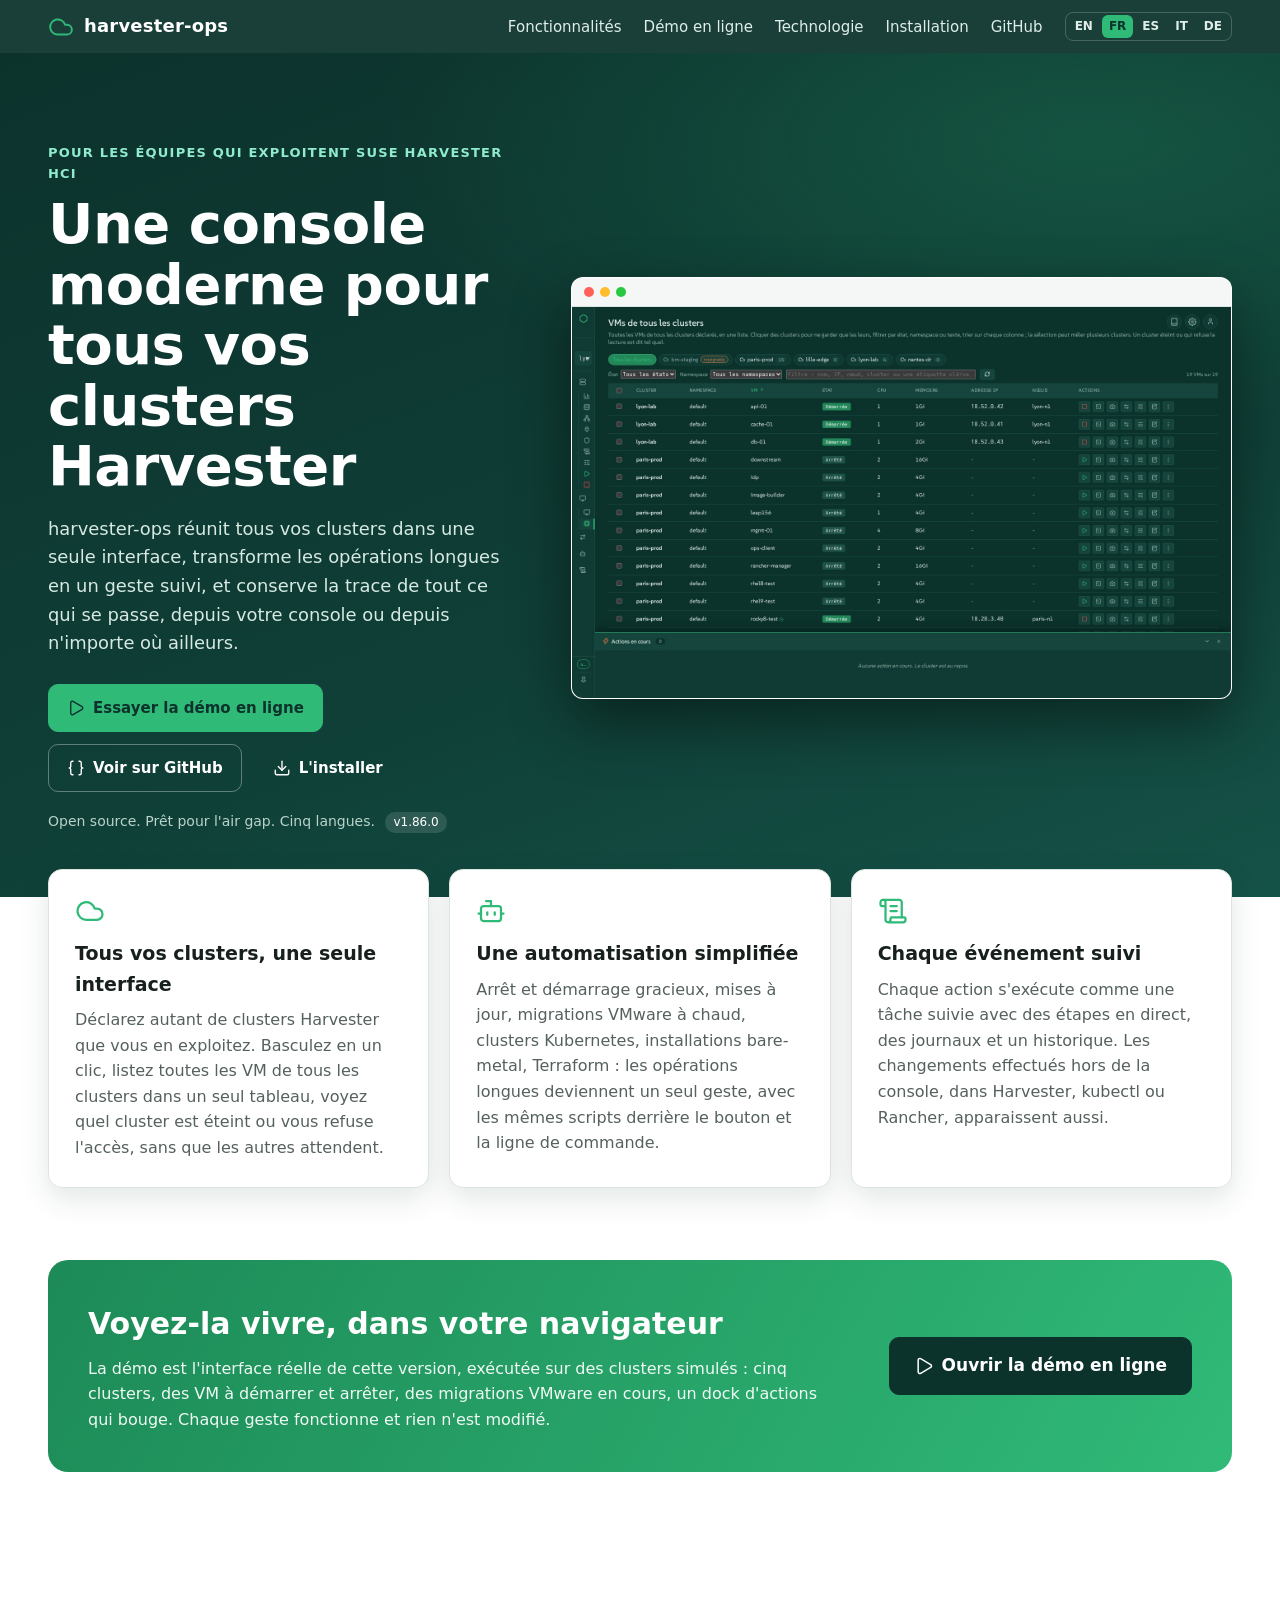
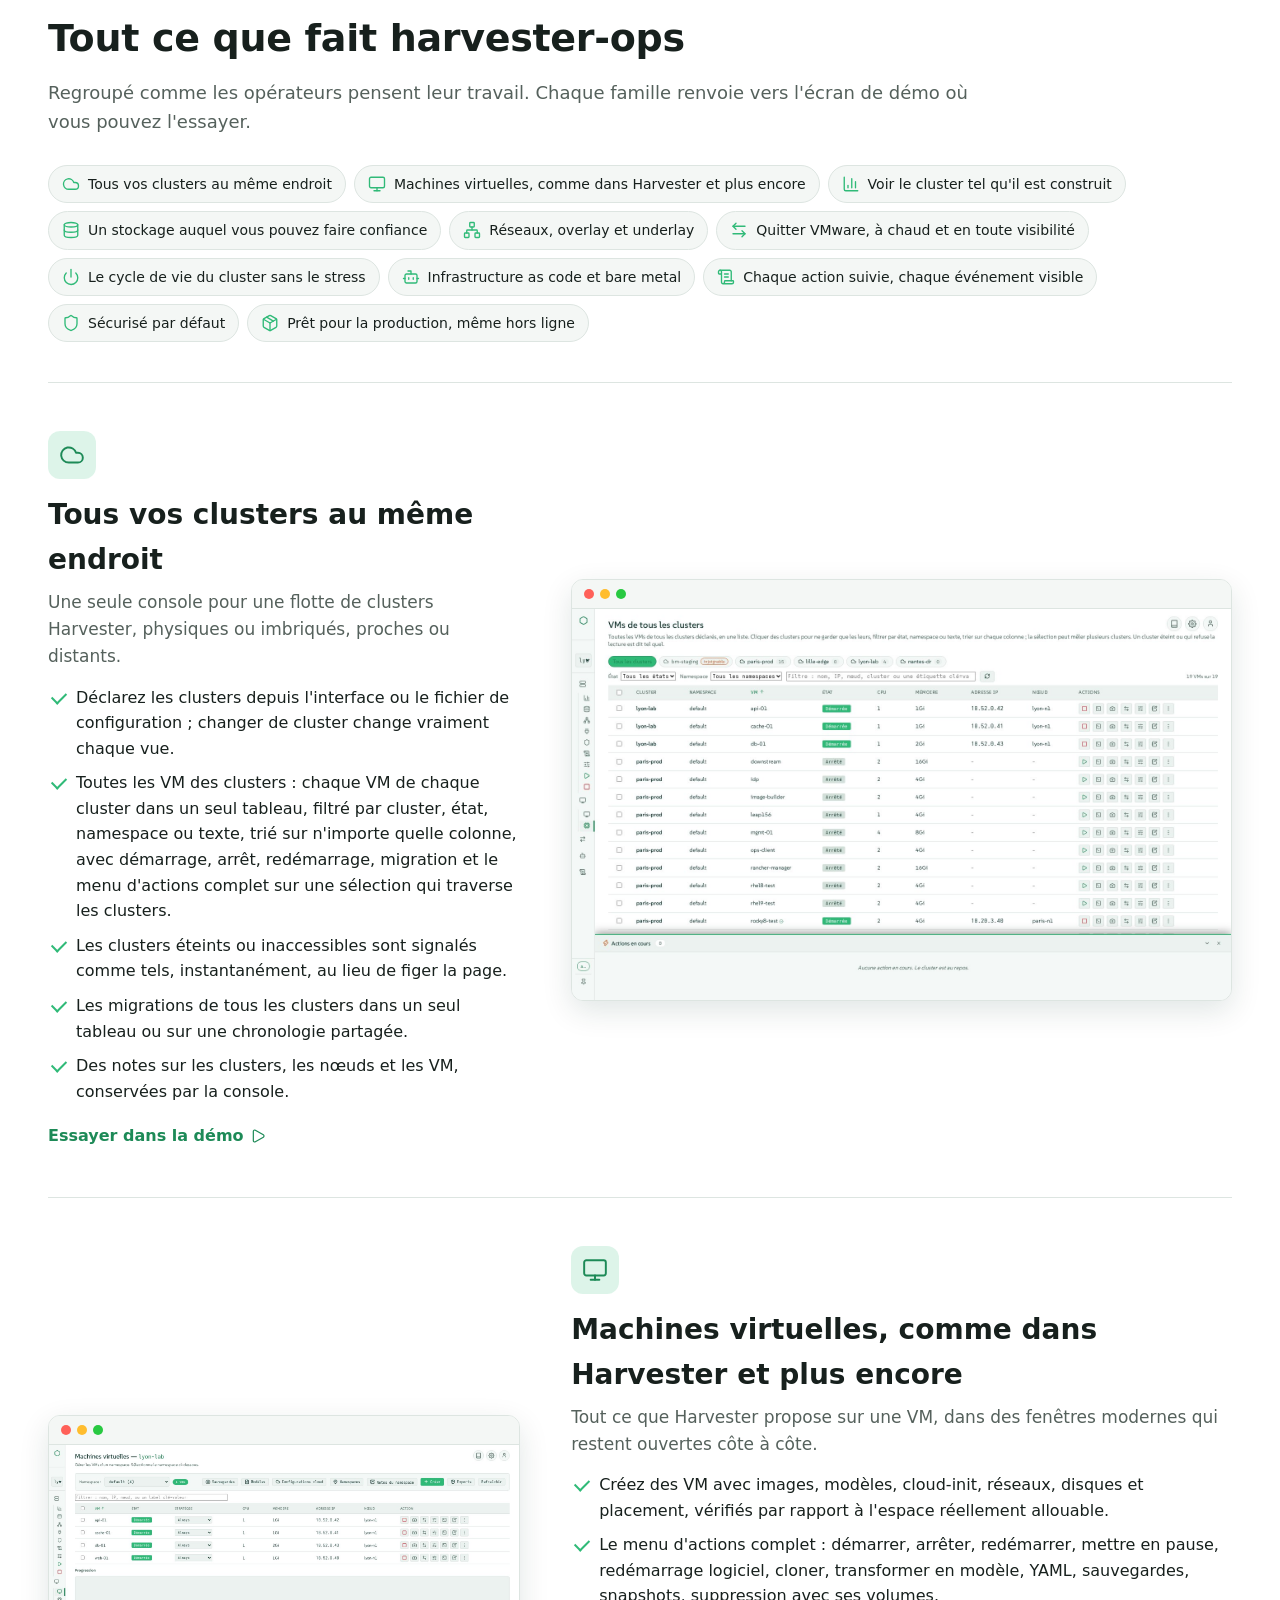
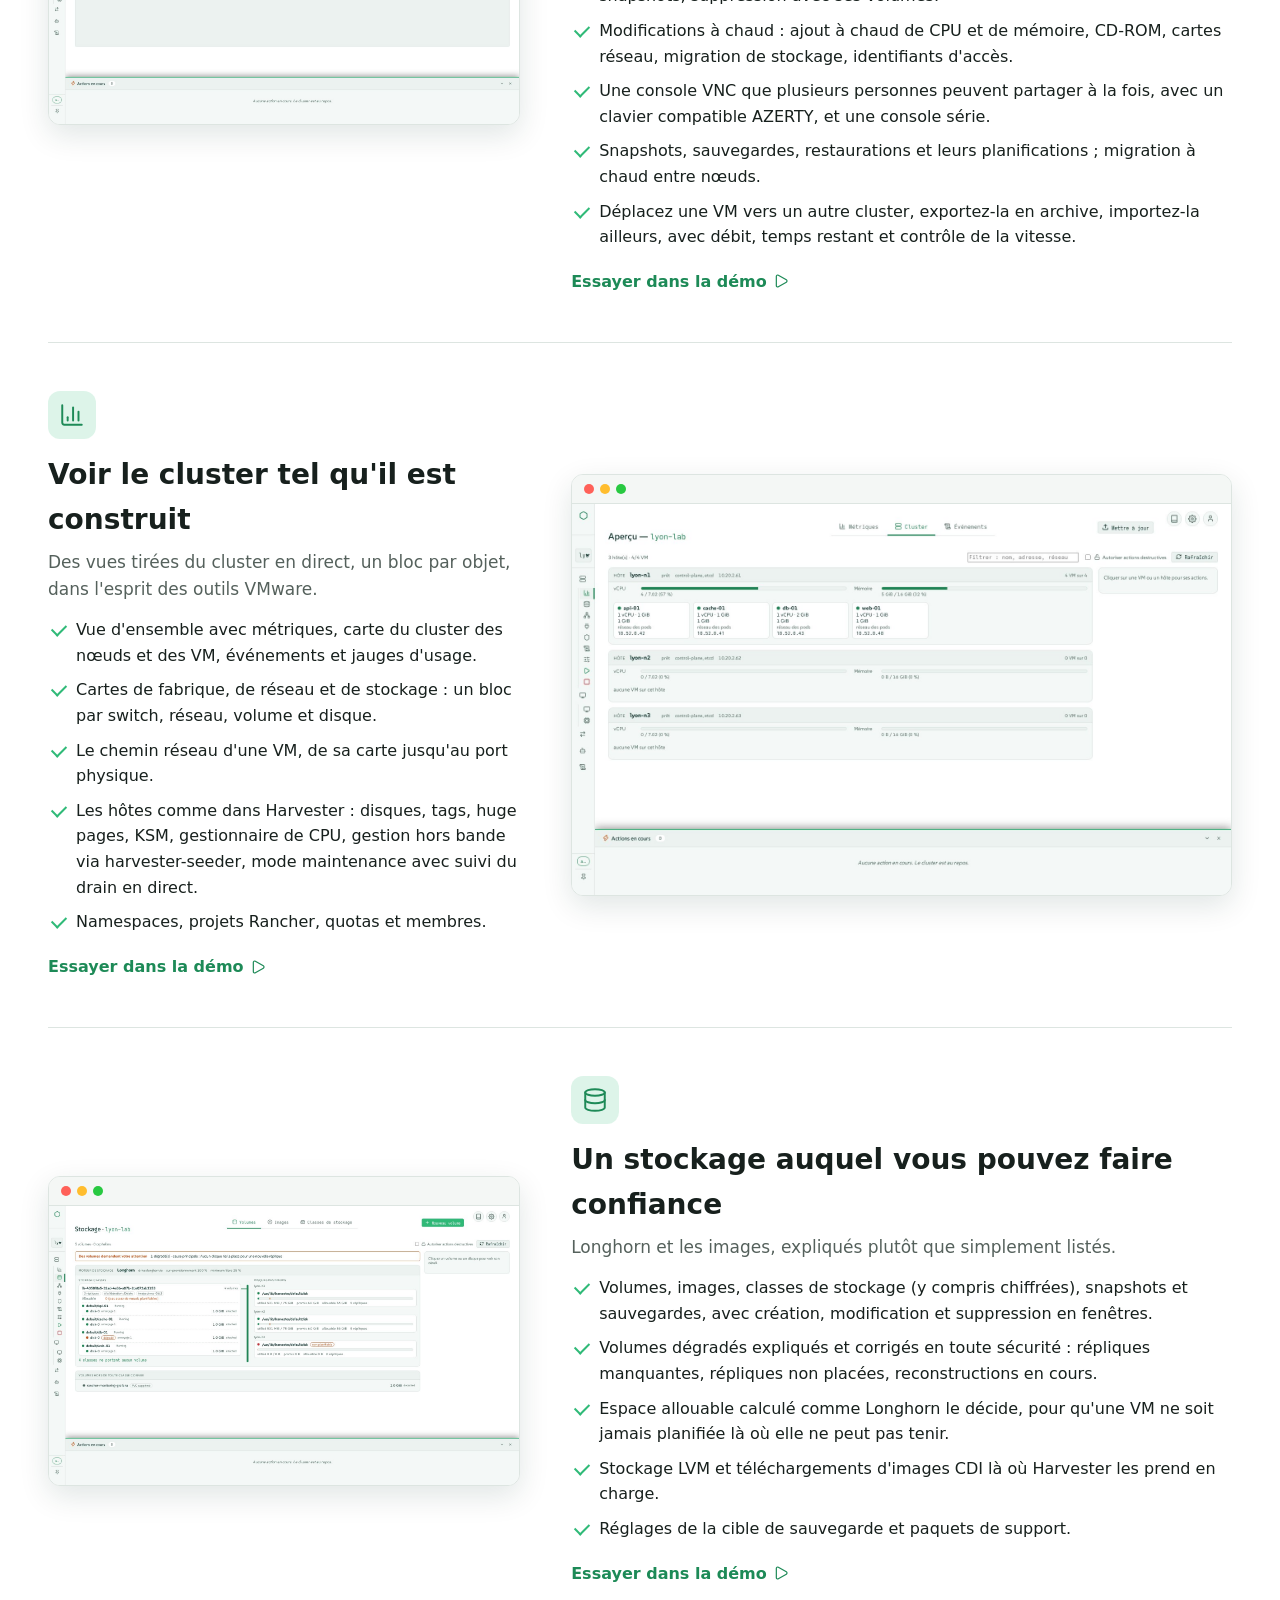
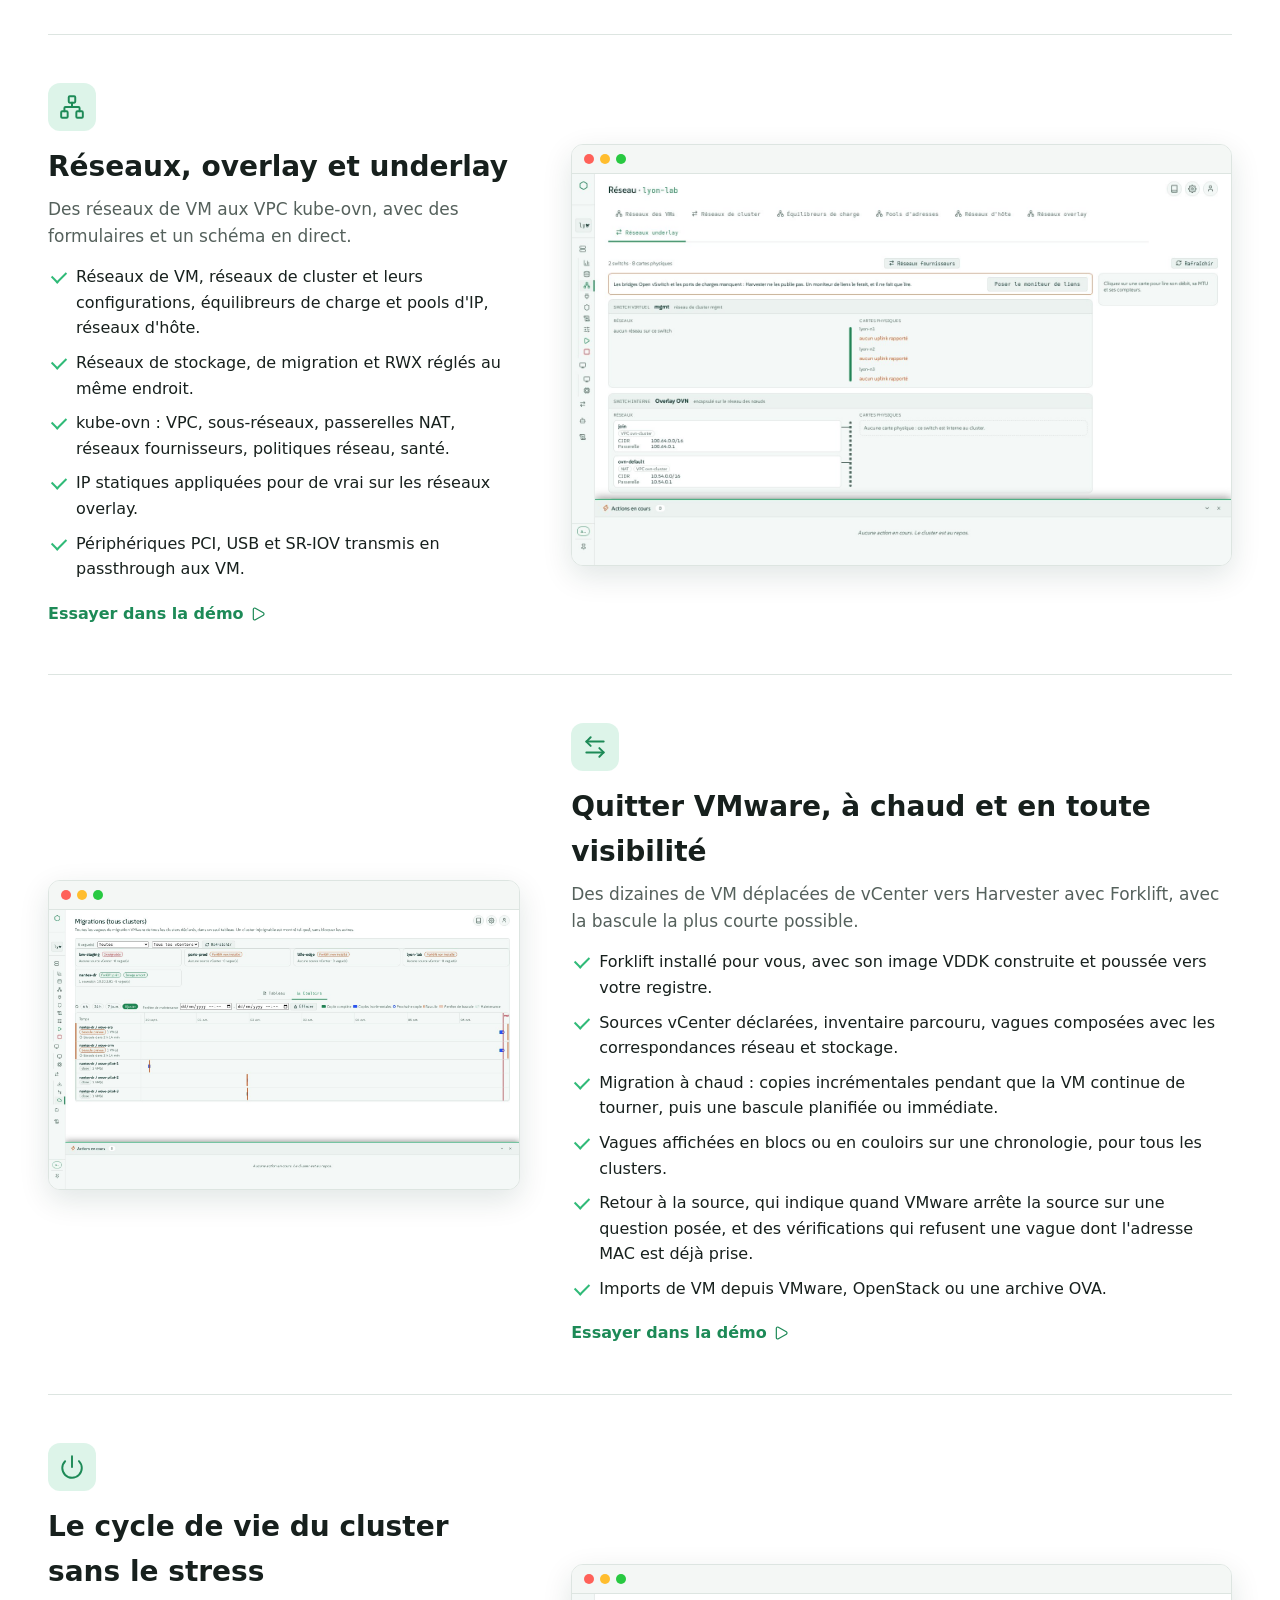
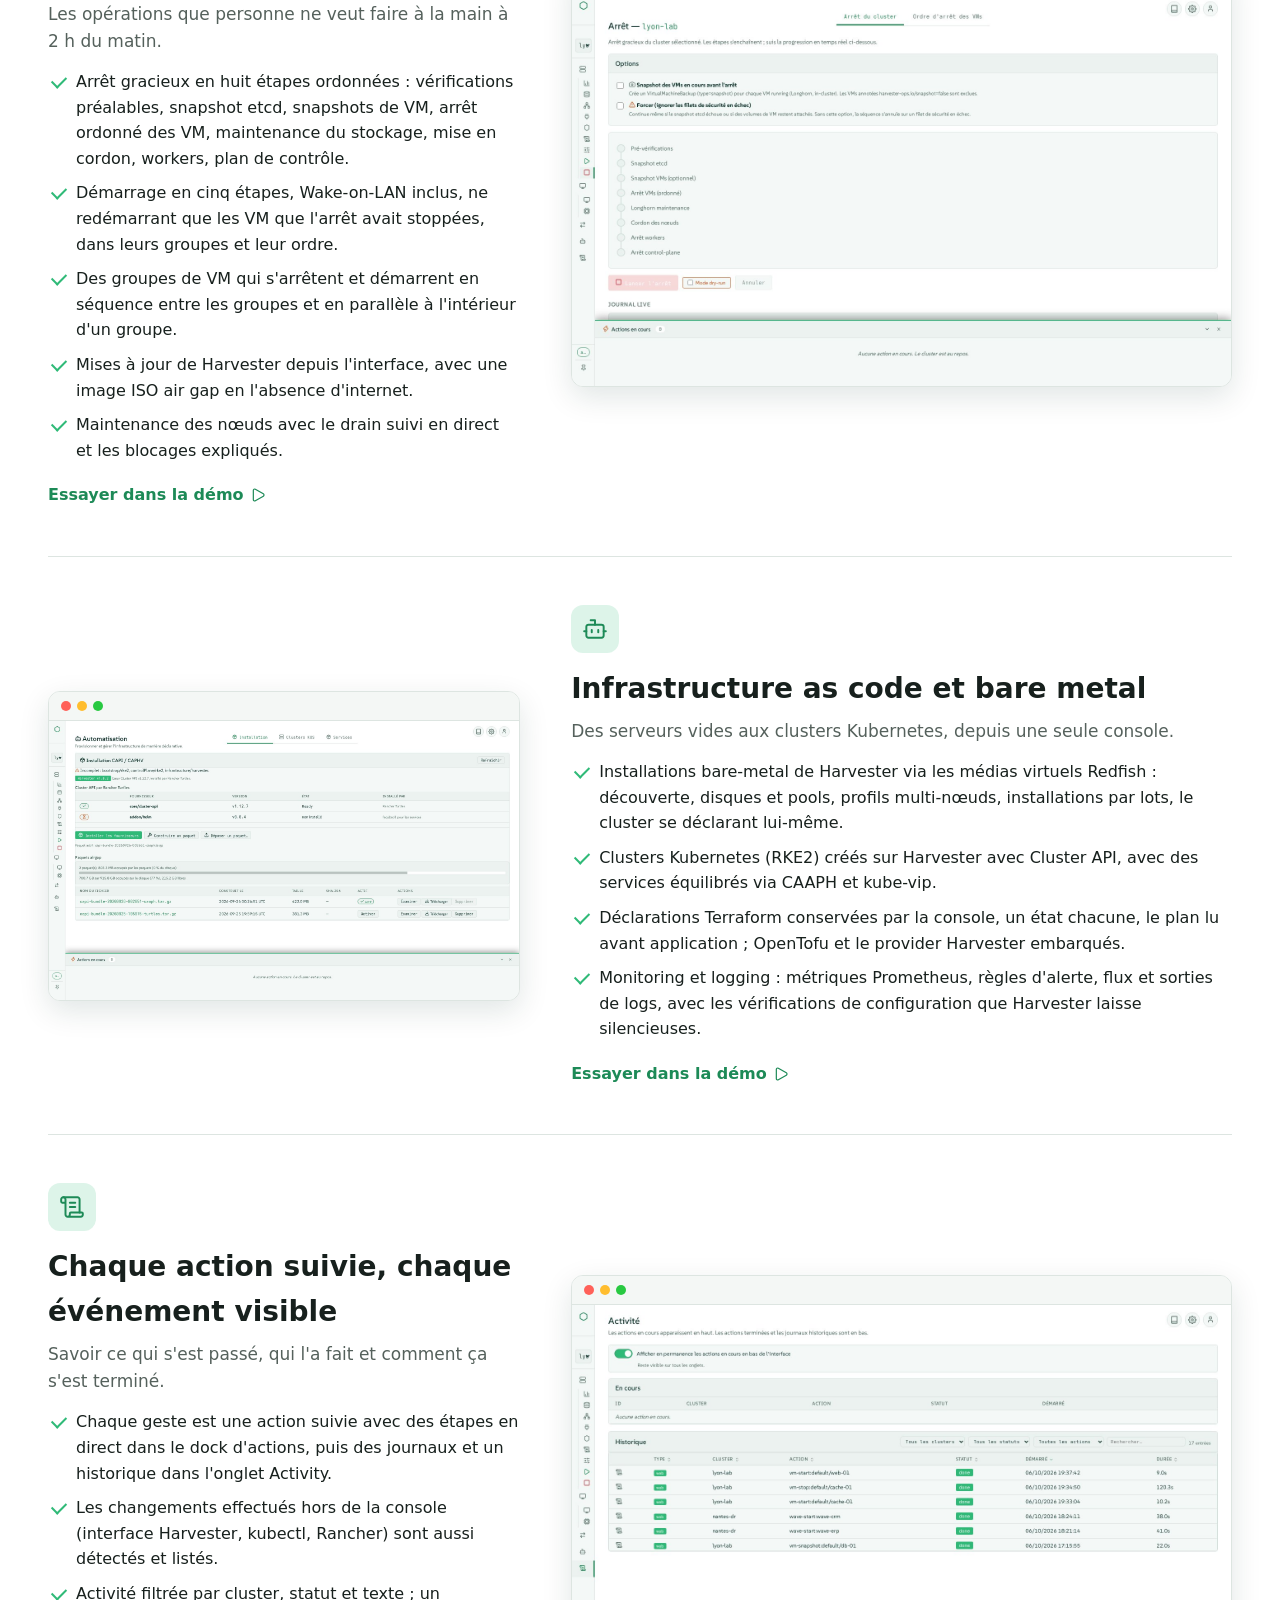
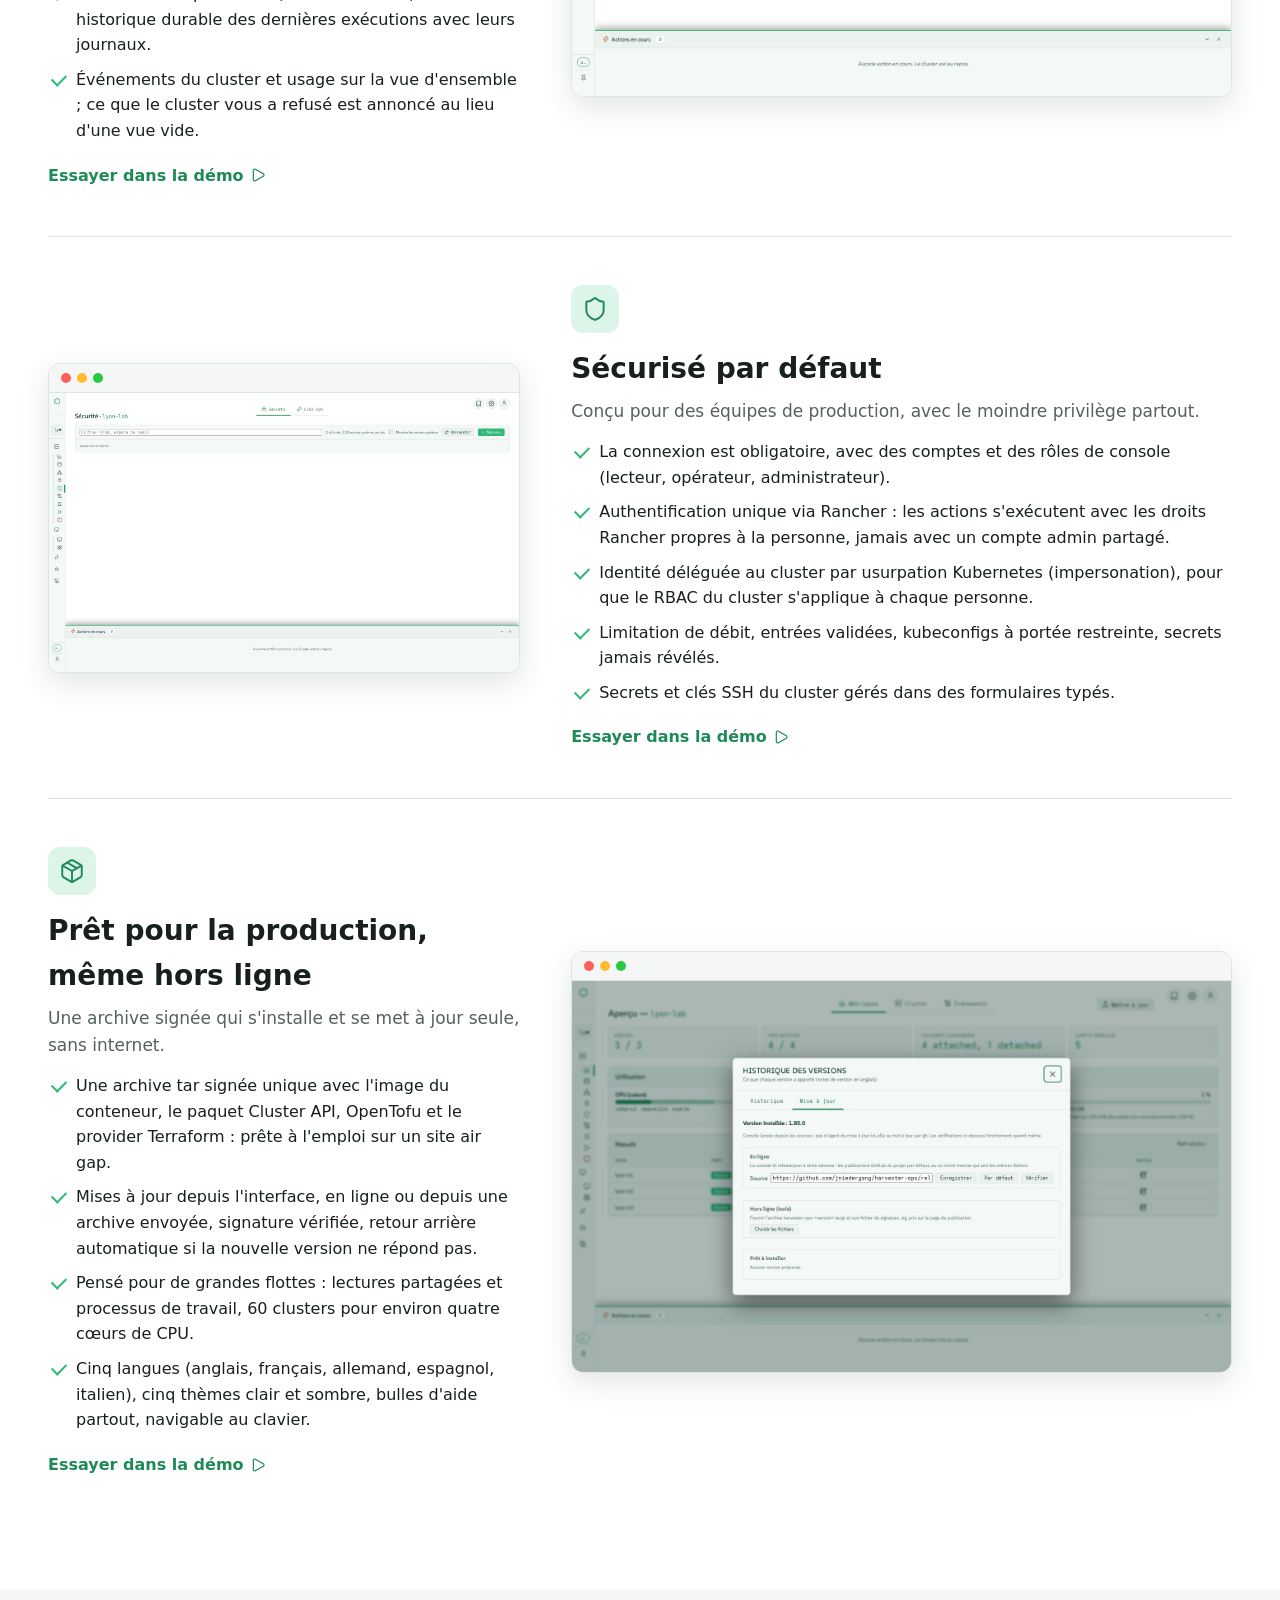
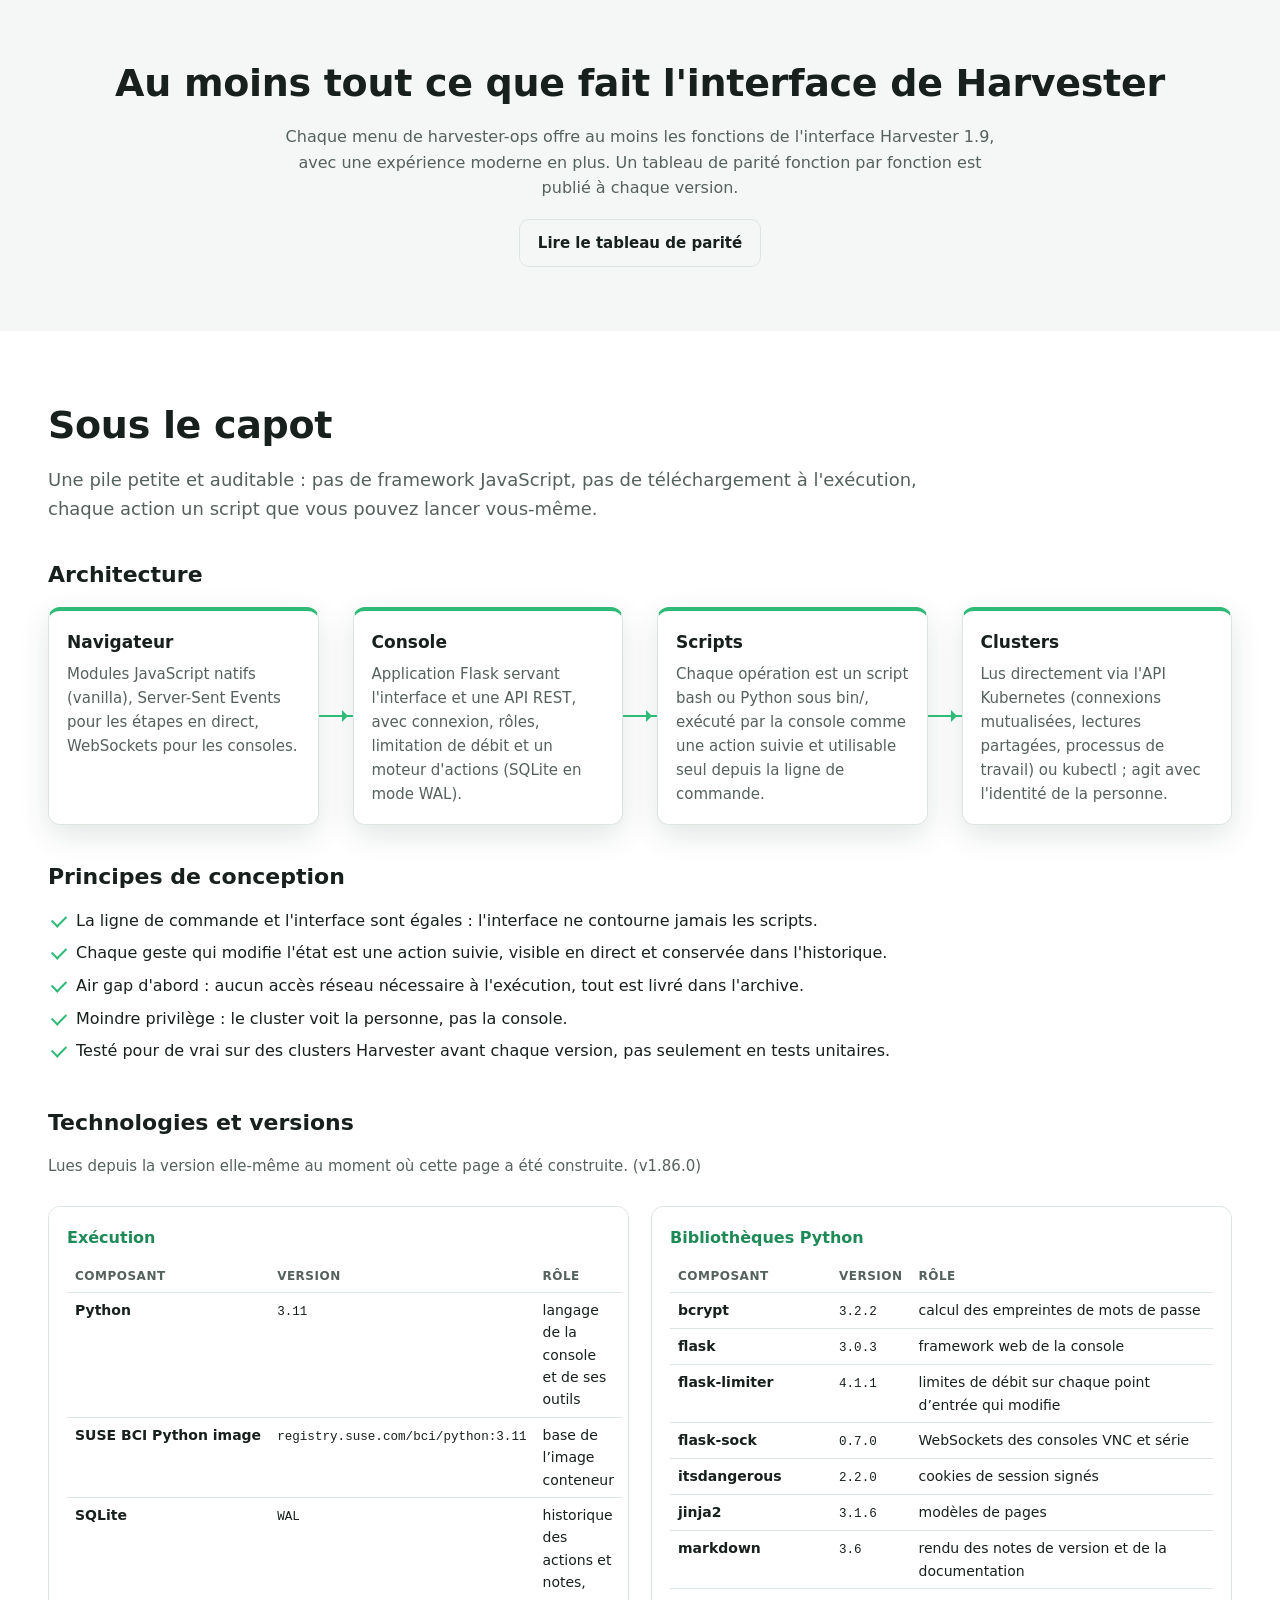
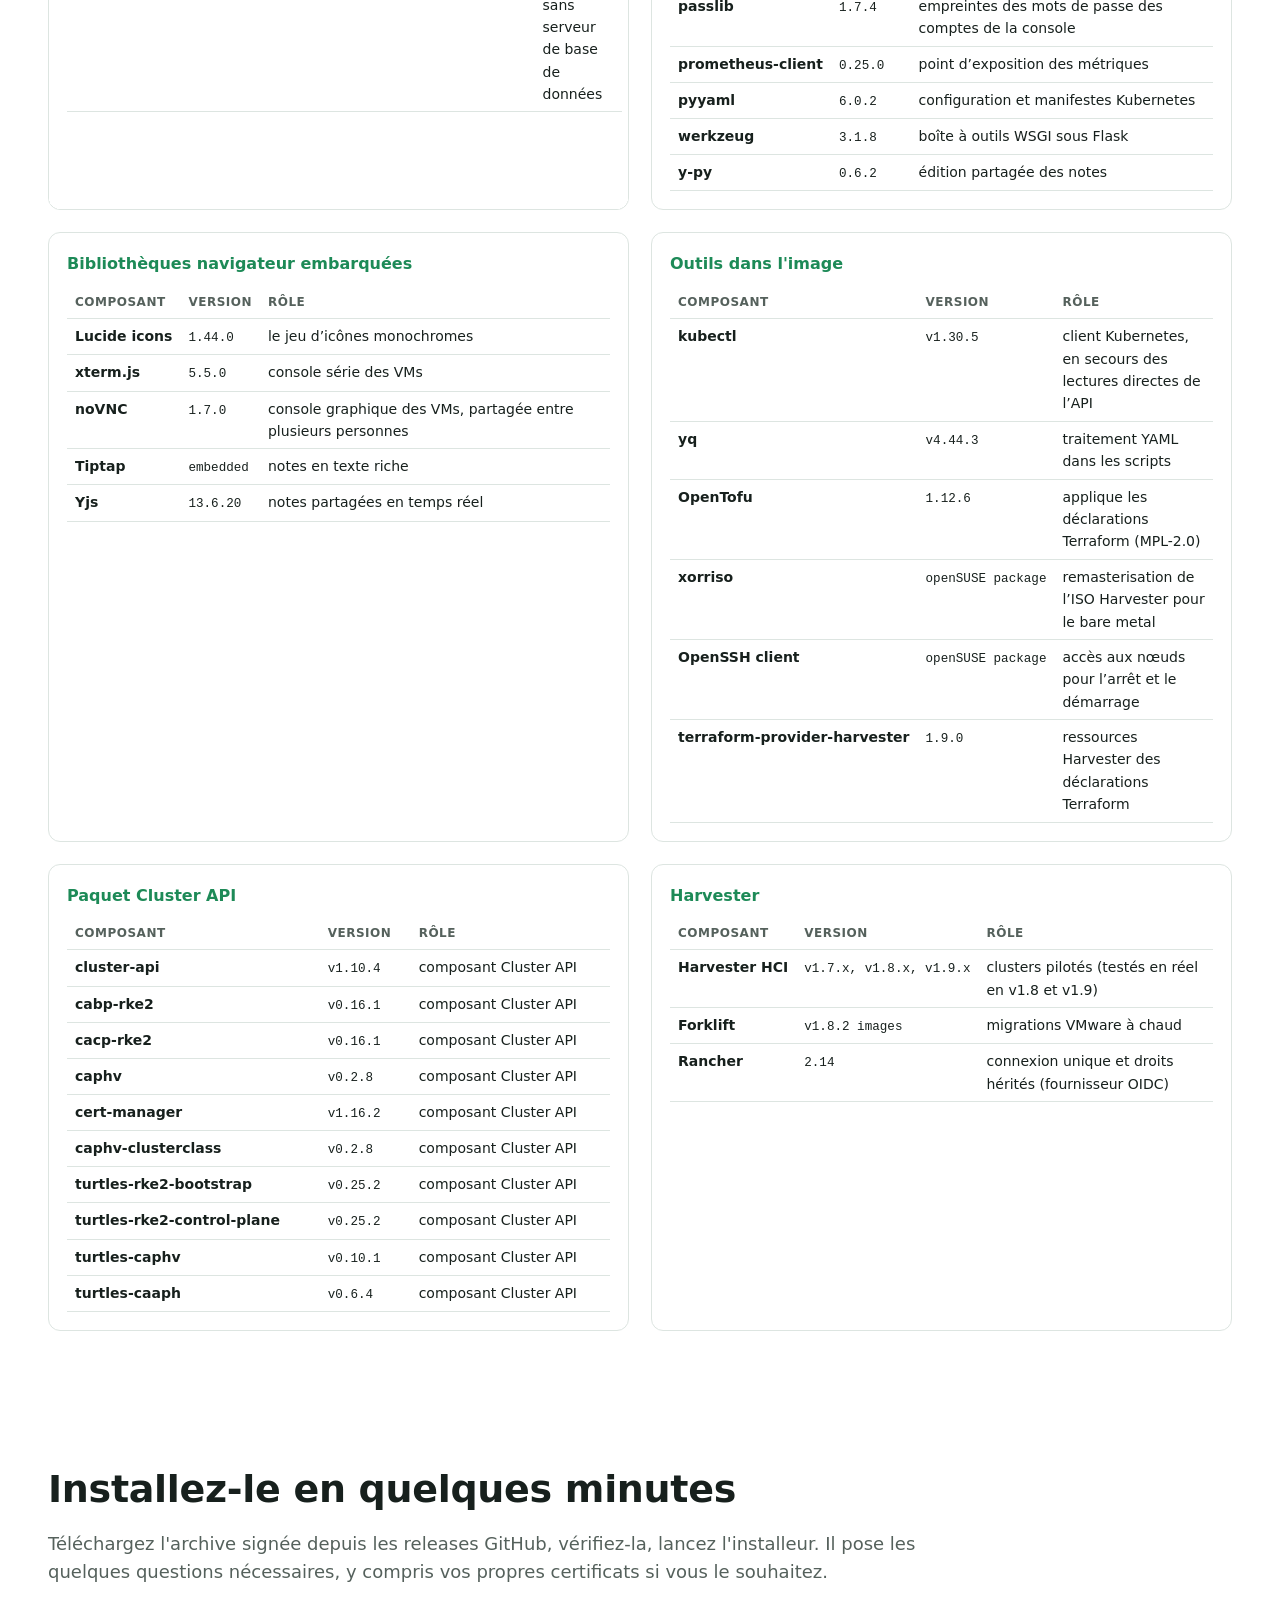
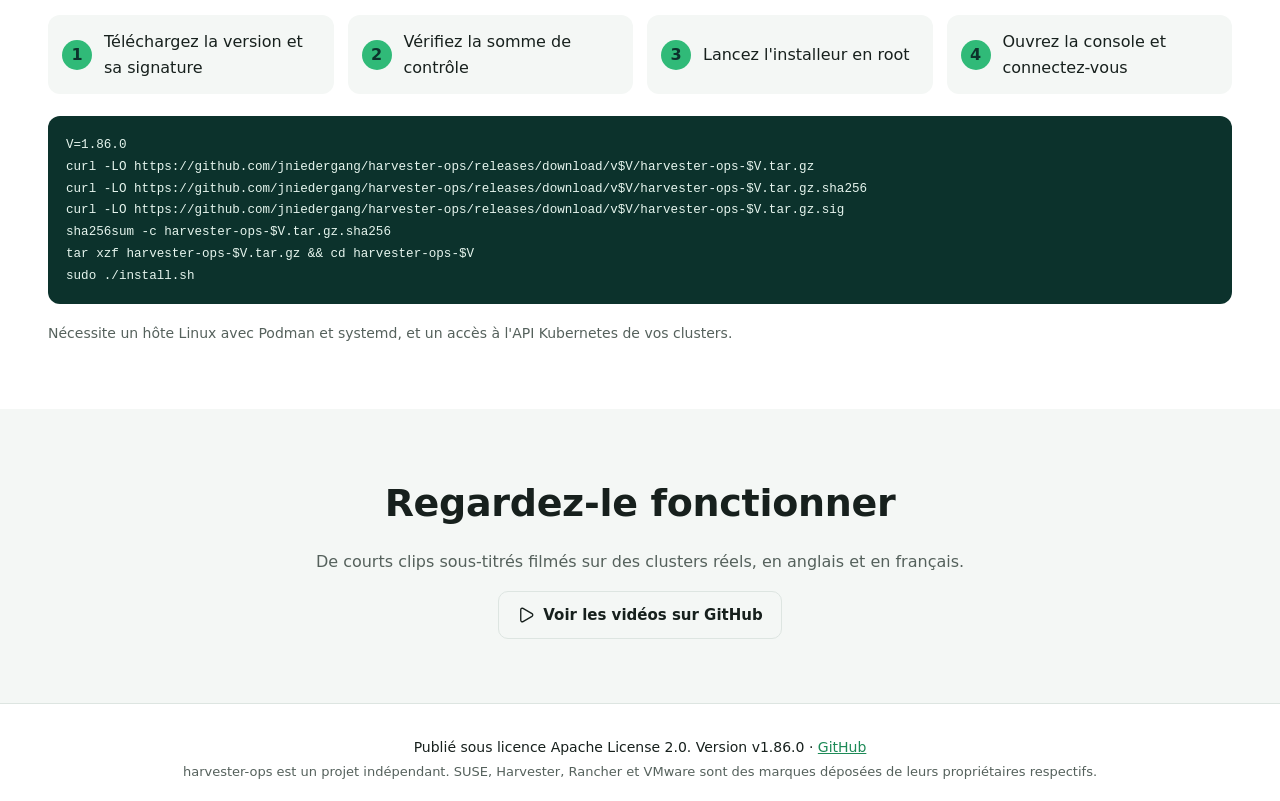
<file: fr/index.html>
<!DOCTYPE html>
<html lang="fr">
<head>
<meta charset="utf-8">
<meta name="viewport" content="width=device-width, initial-scale=1">
<title>harvester-ops : une console moderne pour tous vos clusters Harvester</title>
<meta name="description" content="harvester-ops est une console moderne, prête pour l&#x27;air gap, pour piloter de nombreux clusters SUSE Harvester HCI depuis une seule interface : tous les clusters au même endroit, une automatisation simplifiée, chaque événement suivi.">
<meta property="og:title" content="harvester-ops : une console moderne pour tous vos clusters Harvester">
<meta property="og:description" content="harvester-ops est une console moderne, prête pour l&#x27;air gap, pour piloter de nombreux clusters SUSE Harvester HCI depuis une seule interface : tous les clusters au même endroit, une automatisation simplifiée, chaque événement suivi.">
<meta property="og:type" content="website">
<link rel="alternate" hreflang="en" href="../en/"><link rel="alternate" hreflang="fr" href="../fr/"><link rel="alternate" hreflang="es" href="../es/"><link rel="alternate" hreflang="it" href="../it/"><link rel="alternate" hreflang="de" href="../de/">
<link rel="icon" type="image/svg+xml" href="../assets/favicon.svg">
<link rel="stylesheet" href="../assets/site.css">
</head>
<body>
<header class="top">
  <a class="brand" href="./"><svg class="ico " width="26" height="26" viewBox="0 0 24 24" fill="none" stroke="currentColor" stroke-width="1.8" stroke-linecap="round" stroke-linejoin="round" aria-hidden="true"><path d="M17.5 19H9a7 7 0 1 1 6.71-9h1.79a4.5 4.5 0 1 1 0 9Z"/></svg><span>harvester-ops</span></a>
  <button class="menu-btn" type="button" aria-expanded="false" aria-controls="topnav" aria-label="Menu"><svg class="ico " width="22" height="22" viewBox="0 0 24 24" fill="none" stroke="currentColor" stroke-width="1.8" stroke-linecap="round" stroke-linejoin="round" aria-hidden="true"><circle cx="12" cy="12" r="1"/><circle cx="12" cy="5" r="1"/><circle cx="12" cy="19" r="1"/></svg></button>
  <nav id="topnav">
    <a href="#features">Fonctionnalités</a>
    <a href="../demo/?lang=fr">Démo en ligne</a>
    <a href="#tech">Technologie</a>
    <a href="#install">Installation</a>
    <a href="https://github.com/jniedergang/harvester-ops">GitHub</a>
    <span class="langs"><a href="../en/" hreflang="en" lang="en">EN</a><a href="../fr/" hreflang="fr" lang="fr" aria-current="page">FR</a><a href="../es/" hreflang="es" lang="es">ES</a><a href="../it/" hreflang="it" lang="it">IT</a><a href="../de/" hreflang="de" lang="de">DE</a></span>
  </nav>
</header>
<main>
<section class="hero">
  <div class="hero-text">
    <p class="kicker">Pour les équipes qui exploitent SUSE Harvester HCI</p>
    <h1>Une console moderne pour tous vos clusters Harvester</h1>
    <p class="lead">harvester-ops réunit tous vos clusters dans une seule interface, transforme les opérations longues en un geste suivi, et conserve la trace de tout ce qui se passe, depuis votre console ou depuis n&#x27;importe où ailleurs.</p>
    <div class="ctas">
      <a class="btn primary" href="../demo/?lang=fr"><svg class="ico " width="18" height="18" viewBox="0 0 24 24" fill="none" stroke="currentColor" stroke-width="1.8" stroke-linecap="round" stroke-linejoin="round" aria-hidden="true"><path d="M5 5a2 2 0 0 1 3.008-1.728l11.997 6.998a2 2 0 0 1 .003 3.458l-12 7A2 2 0 0 1 5 19z"/></svg> Essayer la démo en ligne</a>
      <a class="btn" href="https://github.com/jniedergang/harvester-ops"><svg class="ico " width="18" height="18" viewBox="0 0 24 24" fill="none" stroke="currentColor" stroke-width="1.8" stroke-linecap="round" stroke-linejoin="round" aria-hidden="true"><path d="M8 3H7a2 2 0 0 0-2 2v5a2 2 0 0 1-2 2 2 2 0 0 1 2 2v5c0 1.1.9 2 2 2h1"/><path d="M16 21h1a2 2 0 0 0 2-2v-5c0-1.1.9-2 2-2a2 2 0 0 1-2-2V5a2 2 0 0 0-2-2h-1"/></svg> Voir sur GitHub</a>
      <a class="btn ghost" href="#install"><svg class="ico " width="18" height="18" viewBox="0 0 24 24" fill="none" stroke="currentColor" stroke-width="1.8" stroke-linecap="round" stroke-linejoin="round" aria-hidden="true"><path d="M12 15V3"/><path d="M21 15v4a2 2 0 0 1-2 2H5a2 2 0 0 1-2-2v-4"/><path d="m7 10 5 5 5-5"/></svg> L&#x27;installer</a>
    </div>
    <p class="note">Open source. Prêt pour l&#x27;air gap. Cinq langues. <span class="ver">v1.86.0</span></p>
  </div>
  <div class="hero-shot"><figure class="frame wide"><div class="frame-bar"><i></i><i></i><i></i></div><img src="../assets/shots/fr/hero.jpg" alt="Toutes les VM des clusters : un tableau de chaque VM de chaque cluster, avec des badges de cluster et des filtres" loading="lazy" width="1600" height="950"></figure></div>
</section>
<section class="pillars"><div class="pillar"><svg class="ico " width="30" height="30" viewBox="0 0 24 24" fill="none" stroke="currentColor" stroke-width="1.8" stroke-linecap="round" stroke-linejoin="round" aria-hidden="true"><path d="M17.5 19H9a7 7 0 1 1 6.71-9h1.79a4.5 4.5 0 1 1 0 9Z"/></svg><h3>Tous vos clusters, une seule interface</h3><p>Déclarez autant de clusters Harvester que vous en exploitez. Basculez en un clic, listez toutes les VM de tous les clusters dans un seul tableau, voyez quel cluster est éteint ou vous refuse l&#x27;accès, sans que les autres attendent.</p></div><div class="pillar"><svg class="ico " width="30" height="30" viewBox="0 0 24 24" fill="none" stroke="currentColor" stroke-width="1.8" stroke-linecap="round" stroke-linejoin="round" aria-hidden="true"><path d="M12 8V4H8"/><rect width="16" height="12" x="4" y="8" rx="2"/><path d="M2 14h2"/><path d="M20 14h2"/><path d="M15 13v2"/><path d="M9 13v2"/></svg><h3>Une automatisation simplifiée</h3><p>Arrêt et démarrage gracieux, mises à jour, migrations VMware à chaud, clusters Kubernetes, installations bare-metal, Terraform : les opérations longues deviennent un seul geste, avec les mêmes scripts derrière le bouton et la ligne de commande.</p></div><div class="pillar"><svg class="ico " width="30" height="30" viewBox="0 0 24 24" fill="none" stroke="currentColor" stroke-width="1.8" stroke-linecap="round" stroke-linejoin="round" aria-hidden="true"><path d="M15 12h-5"/><path d="M15 8h-5"/><path d="M19 17V5a2 2 0 0 0-2-2H4"/><path d="M8 21h12a2 2 0 0 0 2-2v-1a1 1 0 0 0-1-1H11a1 1 0 0 0-1 1v1a2 2 0 1 1-4 0V5a2 2 0 1 0-4 0v2a1 1 0 0 0 1 1h3"/></svg><h3>Chaque événement suivi</h3><p>Chaque action s&#x27;exécute comme une tâche suivie avec des étapes en direct, des journaux et un historique. Les changements effectués hors de la console, dans Harvester, kubectl ou Rancher, apparaissent aussi.</p></div></section>
<section class="demo-band">
  <div><h2>Voyez-la vivre, dans votre navigateur</h2><p>La démo est l&#x27;interface réelle de cette version, exécutée sur des clusters simulés : cinq clusters, des VM à démarrer et arrêter, des migrations VMware en cours, un dock d&#x27;actions qui bouge. Chaque geste fonctionne et rien n&#x27;est modifié.</p></div>
  <a class="btn primary big" href="../demo/?lang=fr"><svg class="ico " width="20" height="20" viewBox="0 0 24 24" fill="none" stroke="currentColor" stroke-width="1.8" stroke-linecap="round" stroke-linejoin="round" aria-hidden="true"><path d="M5 5a2 2 0 0 1 3.008-1.728l11.997 6.998a2 2 0 0 1 .003 3.458l-12 7A2 2 0 0 1 5 19z"/></svg> Ouvrir la démo en ligne</a>
</section>
<section class="features" id="features">
  <h2>Tout ce que fait harvester-ops</h2>
  <p class="section-lead">Regroupé comme les opérateurs pensent leur travail. Chaque famille renvoie vers l&#x27;écran de démo où vous pouvez l&#x27;essayer.</p>
  <nav class="family-index"><a href="#multi"><svg class="ico " width="18" height="18" viewBox="0 0 24 24" fill="none" stroke="currentColor" stroke-width="1.8" stroke-linecap="round" stroke-linejoin="round" aria-hidden="true"><path d="M17.5 19H9a7 7 0 1 1 6.71-9h1.79a4.5 4.5 0 1 1 0 9Z"/></svg><span>Tous vos clusters au même endroit</span></a><a href="#vms"><svg class="ico " width="18" height="18" viewBox="0 0 24 24" fill="none" stroke="currentColor" stroke-width="1.8" stroke-linecap="round" stroke-linejoin="round" aria-hidden="true"><rect width="20" height="14" x="2" y="3" rx="2"/><line x1="8" x2="16" y1="21" y2="21"/><line x1="12" x2="12" y1="17" y2="21"/></svg><span>Machines virtuelles, comme dans Harvester et plus encore</span></a><a href="#views"><svg class="ico " width="18" height="18" viewBox="0 0 24 24" fill="none" stroke="currentColor" stroke-width="1.8" stroke-linecap="round" stroke-linejoin="round" aria-hidden="true"><path d="M3 3v16a2 2 0 0 0 2 2h16"/><path d="M18 17V9"/><path d="M13 17V5"/><path d="M8 17v-3"/></svg><span>Voir le cluster tel qu&#x27;il est construit</span></a><a href="#storage"><svg class="ico " width="18" height="18" viewBox="0 0 24 24" fill="none" stroke="currentColor" stroke-width="1.8" stroke-linecap="round" stroke-linejoin="round" aria-hidden="true"><ellipse cx="12" cy="5" rx="9" ry="3"/><path d="M3 5V19A9 3 0 0 0 21 19V5"/><path d="M3 12A9 3 0 0 0 21 12"/></svg><span>Un stockage auquel vous pouvez faire confiance</span></a><a href="#network"><svg class="ico " width="18" height="18" viewBox="0 0 24 24" fill="none" stroke="currentColor" stroke-width="1.8" stroke-linecap="round" stroke-linejoin="round" aria-hidden="true"><rect x="16" y="16" width="6" height="6" rx="1"/><rect x="2" y="16" width="6" height="6" rx="1"/><rect x="9" y="2" width="6" height="6" rx="1"/><path d="M5 16v-3a1 1 0 0 1 1-1h12a1 1 0 0 1 1 1v3"/><path d="M12 12V8"/></svg><span>Réseaux, overlay et underlay</span></a><a href="#vmware"><svg class="ico " width="18" height="18" viewBox="0 0 24 24" fill="none" stroke="currentColor" stroke-width="1.8" stroke-linecap="round" stroke-linejoin="round" aria-hidden="true"><path d="M8 3 4 7l4 4"/><path d="M4 7h16"/><path d="m16 21 4-4-4-4"/><path d="M20 17H4"/></svg><span>Quitter VMware, à chaud et en toute visibilité</span></a><a href="#lifecycle"><svg class="ico " width="18" height="18" viewBox="0 0 24 24" fill="none" stroke="currentColor" stroke-width="1.8" stroke-linecap="round" stroke-linejoin="round" aria-hidden="true"><path d="M12 2v10"/><path d="M18.4 6.6a9 9 0 1 1-12.77.04"/></svg><span>Le cycle de vie du cluster sans le stress</span></a><a href="#automation"><svg class="ico " width="18" height="18" viewBox="0 0 24 24" fill="none" stroke="currentColor" stroke-width="1.8" stroke-linecap="round" stroke-linejoin="round" aria-hidden="true"><path d="M12 8V4H8"/><rect width="16" height="12" x="4" y="8" rx="2"/><path d="M2 14h2"/><path d="M20 14h2"/><path d="M15 13v2"/><path d="M9 13v2"/></svg><span>Infrastructure as code et bare metal</span></a><a href="#activity"><svg class="ico " width="18" height="18" viewBox="0 0 24 24" fill="none" stroke="currentColor" stroke-width="1.8" stroke-linecap="round" stroke-linejoin="round" aria-hidden="true"><path d="M15 12h-5"/><path d="M15 8h-5"/><path d="M19 17V5a2 2 0 0 0-2-2H4"/><path d="M8 21h12a2 2 0 0 0 2-2v-1a1 1 0 0 0-1-1H11a1 1 0 0 0-1 1v1a2 2 0 1 1-4 0V5a2 2 0 1 0-4 0v2a1 1 0 0 0 1 1h3"/></svg><span>Chaque action suivie, chaque événement visible</span></a><a href="#security"><svg class="ico " width="18" height="18" viewBox="0 0 24 24" fill="none" stroke="currentColor" stroke-width="1.8" stroke-linecap="round" stroke-linejoin="round" aria-hidden="true"><path d="M20 13c0 5-3.5 7.5-7.66 8.95a1 1 0 0 1-.67-.01C7.5 20.5 4 18 4 13V6a1 1 0 0 1 1-1c2 0 4.5-1.2 6.24-2.72a1.17 1.17 0 0 1 1.52 0C14.51 3.81 17 5 19 5a1 1 0 0 1 1 1z"/></svg><span>Sécurisé par défaut</span></a><a href="#delivery"><svg class="ico " width="18" height="18" viewBox="0 0 24 24" fill="none" stroke="currentColor" stroke-width="1.8" stroke-linecap="round" stroke-linejoin="round" aria-hidden="true"><path d="M11 21.73a2 2 0 0 0 2 0l7-4A2 2 0 0 0 21 16V8a2 2 0 0 0-1-1.73l-7-4a2 2 0 0 0-2 0l-7 4A2 2 0 0 0 3 8v8a2 2 0 0 0 1 1.73z"/><path d="M12 22V12"/><polyline points="3.29 7 12 12 20.71 7"/><path d="m7.5 4.27 9 5.15"/></svg><span>Prêt pour la production, même hors ligne</span></a></nav>
  <section class="family" id="multi"><div class="family-text"><div class="family-icon"><svg class="ico " width="26" height="26" viewBox="0 0 24 24" fill="none" stroke="currentColor" stroke-width="1.8" stroke-linecap="round" stroke-linejoin="round" aria-hidden="true"><path d="M17.5 19H9a7 7 0 1 1 6.71-9h1.79a4.5 4.5 0 1 1 0 9Z"/></svg></div><h3>Tous vos clusters au même endroit</h3><p class="lead">Une seule console pour une flotte de clusters Harvester, physiques ou imbriqués, proches ou distants.</p><ul class="ticks"><li>Déclarez les clusters depuis l&#x27;interface ou le fichier de configuration ; changer de cluster change vraiment chaque vue.</li><li>Toutes les VM des clusters : chaque VM de chaque cluster dans un seul tableau, filtré par cluster, état, namespace ou texte, trié sur n&#x27;importe quelle colonne, avec démarrage, arrêt, redémarrage, migration et le menu d&#x27;actions complet sur une sélection qui traverse les clusters.</li><li>Les clusters éteints ou inaccessibles sont signalés comme tels, instantanément, au lieu de figer la page.</li><li>Les migrations de tous les clusters dans un seul tableau ou sur une chronologie partagée.</li><li>Des notes sur les clusters, les nœuds et les VM, conservées par la console.</li></ul><a class="link-demo" href="../demo/?lang=fr#allvms">Essayer dans la démo <svg class="ico " width="16" height="16" viewBox="0 0 24 24" fill="none" stroke="currentColor" stroke-width="1.8" stroke-linecap="round" stroke-linejoin="round" aria-hidden="true"><path d="M5 5a2 2 0 0 1 3.008-1.728l11.997 6.998a2 2 0 0 1 .003 3.458l-12 7A2 2 0 0 1 5 19z"/></svg></a></div><div class="family-shot"><figure class="frame"><div class="frame-bar"><i></i><i></i><i></i></div><img src="../assets/shots/fr/allvms.jpg" alt="Toutes les VM des clusters : un tableau de chaque VM de chaque cluster, avec des badges de cluster et des filtres" loading="lazy" width="1600" height="950"></figure></div></section><section class="family flip" id="vms"><div class="family-text"><div class="family-icon"><svg class="ico " width="26" height="26" viewBox="0 0 24 24" fill="none" stroke="currentColor" stroke-width="1.8" stroke-linecap="round" stroke-linejoin="round" aria-hidden="true"><rect width="20" height="14" x="2" y="3" rx="2"/><line x1="8" x2="16" y1="21" y2="21"/><line x1="12" x2="12" y1="17" y2="21"/></svg></div><h3>Machines virtuelles, comme dans Harvester et plus encore</h3><p class="lead">Tout ce que Harvester propose sur une VM, dans des fenêtres modernes qui restent ouvertes côte à côte.</p><ul class="ticks"><li>Créez des VM avec images, modèles, cloud-init, réseaux, disques et placement, vérifiés par rapport à l&#x27;espace réellement allouable.</li><li>Le menu d&#x27;actions complet : démarrer, arrêter, redémarrer, mettre en pause, redémarrage logiciel, cloner, transformer en modèle, YAML, sauvegardes, snapshots, suppression avec ses volumes.</li><li>Modifications à chaud : ajout à chaud de CPU et de mémoire, CD-ROM, cartes réseau, migration de stockage, identifiants d&#x27;accès.</li><li>Une console VNC que plusieurs personnes peuvent partager à la fois, avec un clavier compatible AZERTY, et une console série.</li><li>Snapshots, sauvegardes, restaurations et leurs planifications ; migration à chaud entre nœuds.</li><li>Déplacez une VM vers un autre cluster, exportez-la en archive, importez-la ailleurs, avec débit, temps restant et contrôle de la vitesse.</li></ul><a class="link-demo" href="../demo/?lang=fr#namespaces">Essayer dans la démo <svg class="ico " width="16" height="16" viewBox="0 0 24 24" fill="none" stroke="currentColor" stroke-width="1.8" stroke-linecap="round" stroke-linejoin="round" aria-hidden="true"><path d="M5 5a2 2 0 0 1 3.008-1.728l11.997 6.998a2 2 0 0 1 .003 3.458l-12 7A2 2 0 0 1 5 19z"/></svg></a></div><div class="family-shot"><figure class="frame"><div class="frame-bar"><i></i><i></i><i></i></div><img src="../assets/shots/fr/vms.jpg" alt="La liste des VM d&#x27;un cluster avec ses actions" loading="lazy" width="1600" height="950"></figure></div></section><section class="family" id="views"><div class="family-text"><div class="family-icon"><svg class="ico " width="26" height="26" viewBox="0 0 24 24" fill="none" stroke="currentColor" stroke-width="1.8" stroke-linecap="round" stroke-linejoin="round" aria-hidden="true"><path d="M3 3v16a2 2 0 0 0 2 2h16"/><path d="M18 17V9"/><path d="M13 17V5"/><path d="M8 17v-3"/></svg></div><h3>Voir le cluster tel qu&#x27;il est construit</h3><p class="lead">Des vues tirées du cluster en direct, un bloc par objet, dans l&#x27;esprit des outils VMware.</p><ul class="ticks"><li>Vue d&#x27;ensemble avec métriques, carte du cluster des nœuds et des VM, événements et jauges d&#x27;usage.</li><li>Cartes de fabrique, de réseau et de stockage : un bloc par switch, réseau, volume et disque.</li><li>Le chemin réseau d&#x27;une VM, de sa carte jusqu&#x27;au port physique.</li><li>Les hôtes comme dans Harvester : disques, tags, huge pages, KSM, gestionnaire de CPU, gestion hors bande via harvester-seeder, mode maintenance avec suivi du drain en direct.</li><li>Namespaces, projets Rancher, quotas et membres.</li></ul><a class="link-demo" href="../demo/?lang=fr#overview">Essayer dans la démo <svg class="ico " width="16" height="16" viewBox="0 0 24 24" fill="none" stroke="currentColor" stroke-width="1.8" stroke-linecap="round" stroke-linejoin="round" aria-hidden="true"><path d="M5 5a2 2 0 0 1 3.008-1.728l11.997 6.998a2 2 0 0 1 .003 3.458l-12 7A2 2 0 0 1 5 19z"/></svg></a></div><div class="family-shot"><figure class="frame"><div class="frame-bar"><i></i><i></i><i></i></div><img src="../assets/shots/fr/overview.jpg" alt="Vue d&#x27;ensemble du cluster avec métriques et carte du cluster" loading="lazy" width="1600" height="950"></figure></div></section><section class="family flip" id="storage"><div class="family-text"><div class="family-icon"><svg class="ico " width="26" height="26" viewBox="0 0 24 24" fill="none" stroke="currentColor" stroke-width="1.8" stroke-linecap="round" stroke-linejoin="round" aria-hidden="true"><ellipse cx="12" cy="5" rx="9" ry="3"/><path d="M3 5V19A9 3 0 0 0 21 19V5"/><path d="M3 12A9 3 0 0 0 21 12"/></svg></div><h3>Un stockage auquel vous pouvez faire confiance</h3><p class="lead">Longhorn et les images, expliqués plutôt que simplement listés.</p><ul class="ticks"><li>Volumes, images, classes de stockage (y compris chiffrées), snapshots et sauvegardes, avec création, modification et suppression en fenêtres.</li><li>Volumes dégradés expliqués et corrigés en toute sécurité : répliques manquantes, répliques non placées, reconstructions en cours.</li><li>Espace allouable calculé comme Longhorn le décide, pour qu&#x27;une VM ne soit jamais planifiée là où elle ne peut pas tenir.</li><li>Stockage LVM et téléchargements d&#x27;images CDI là où Harvester les prend en charge.</li><li>Réglages de la cible de sauvegarde et paquets de support.</li></ul><a class="link-demo" href="../demo/?lang=fr#storage">Essayer dans la démo <svg class="ico " width="16" height="16" viewBox="0 0 24 24" fill="none" stroke="currentColor" stroke-width="1.8" stroke-linecap="round" stroke-linejoin="round" aria-hidden="true"><path d="M5 5a2 2 0 0 1 3.008-1.728l11.997 6.998a2 2 0 0 1 .003 3.458l-12 7A2 2 0 0 1 5 19z"/></svg></a></div><div class="family-shot"><figure class="frame"><div class="frame-bar"><i></i><i></i><i></i></div><img src="../assets/shots/fr/storage.jpg" alt="Vues de stockage : volumes, images et classes" loading="lazy" width="1600" height="950"></figure></div></section><section class="family" id="network"><div class="family-text"><div class="family-icon"><svg class="ico " width="26" height="26" viewBox="0 0 24 24" fill="none" stroke="currentColor" stroke-width="1.8" stroke-linecap="round" stroke-linejoin="round" aria-hidden="true"><rect x="16" y="16" width="6" height="6" rx="1"/><rect x="2" y="16" width="6" height="6" rx="1"/><rect x="9" y="2" width="6" height="6" rx="1"/><path d="M5 16v-3a1 1 0 0 1 1-1h12a1 1 0 0 1 1 1v3"/><path d="M12 12V8"/></svg></div><h3>Réseaux, overlay et underlay</h3><p class="lead">Des réseaux de VM aux VPC kube-ovn, avec des formulaires et un schéma en direct.</p><ul class="ticks"><li>Réseaux de VM, réseaux de cluster et leurs configurations, équilibreurs de charge et pools d&#x27;IP, réseaux d&#x27;hôte.</li><li>Réseaux de stockage, de migration et RWX réglés au même endroit.</li><li>kube-ovn : VPC, sous-réseaux, passerelles NAT, réseaux fournisseurs, politiques réseau, santé.</li><li>IP statiques appliquées pour de vrai sur les réseaux overlay.</li><li>Périphériques PCI, USB et SR-IOV transmis en passthrough aux VM.</li></ul><a class="link-demo" href="../demo/?lang=fr#network">Essayer dans la démo <svg class="ico " width="16" height="16" viewBox="0 0 24 24" fill="none" stroke="currentColor" stroke-width="1.8" stroke-linecap="round" stroke-linejoin="round" aria-hidden="true"><path d="M5 5a2 2 0 0 1 3.008-1.728l11.997 6.998a2 2 0 0 1 .003 3.458l-12 7A2 2 0 0 1 5 19z"/></svg></a></div><div class="family-shot"><figure class="frame"><div class="frame-bar"><i></i><i></i><i></i></div><img src="../assets/shots/fr/network.jpg" alt="Vues réseau : réseaux de VM, overlay et underlay" loading="lazy" width="1600" height="950"></figure></div></section><section class="family flip" id="vmware"><div class="family-text"><div class="family-icon"><svg class="ico " width="26" height="26" viewBox="0 0 24 24" fill="none" stroke="currentColor" stroke-width="1.8" stroke-linecap="round" stroke-linejoin="round" aria-hidden="true"><path d="M8 3 4 7l4 4"/><path d="M4 7h16"/><path d="m16 21 4-4-4-4"/><path d="M20 17H4"/></svg></div><h3>Quitter VMware, à chaud et en toute visibilité</h3><p class="lead">Des dizaines de VM déplacées de vCenter vers Harvester avec Forklift, avec la bascule la plus courte possible.</p><ul class="ticks"><li>Forklift installé pour vous, avec son image VDDK construite et poussée vers votre registre.</li><li>Sources vCenter déclarées, inventaire parcouru, vagues composées avec les correspondances réseau et stockage.</li><li>Migration à chaud : copies incrémentales pendant que la VM continue de tourner, puis une bascule planifiée ou immédiate.</li><li>Vagues affichées en blocs ou en couloirs sur une chronologie, pour tous les clusters.</li><li>Retour à la source, qui indique quand VMware arrête la source sur une question posée, et des vérifications qui refusent une vague dont l&#x27;adresse MAC est déjà prise.</li><li>Imports de VM depuis VMware, OpenStack ou une archive OVA.</li></ul><a class="link-demo" href="../demo/?lang=fr#forkliftglobal">Essayer dans la démo <svg class="ico " width="16" height="16" viewBox="0 0 24 24" fill="none" stroke="currentColor" stroke-width="1.8" stroke-linecap="round" stroke-linejoin="round" aria-hidden="true"><path d="M5 5a2 2 0 0 1 3.008-1.728l11.997 6.998a2 2 0 0 1 .003 3.458l-12 7A2 2 0 0 1 5 19z"/></svg></a></div><div class="family-shot"><figure class="frame"><div class="frame-bar"><i></i><i></i><i></i></div><img src="../assets/shots/fr/lanes.jpg" alt="Vagues de migration VMware en couloirs sur une chronologie" loading="lazy" width="1600" height="950"></figure></div></section><section class="family" id="lifecycle"><div class="family-text"><div class="family-icon"><svg class="ico " width="26" height="26" viewBox="0 0 24 24" fill="none" stroke="currentColor" stroke-width="1.8" stroke-linecap="round" stroke-linejoin="round" aria-hidden="true"><path d="M12 2v10"/><path d="M18.4 6.6a9 9 0 1 1-12.77.04"/></svg></div><h3>Le cycle de vie du cluster sans le stress</h3><p class="lead">Les opérations que personne ne veut faire à la main à 2 h du matin.</p><ul class="ticks"><li>Arrêt gracieux en huit étapes ordonnées : vérifications préalables, snapshot etcd, snapshots de VM, arrêt ordonné des VM, maintenance du stockage, mise en cordon, workers, plan de contrôle.</li><li>Démarrage en cinq étapes, Wake-on-LAN inclus, ne redémarrant que les VM que l&#x27;arrêt avait stoppées, dans leurs groupes et leur ordre.</li><li>Des groupes de VM qui s&#x27;arrêtent et démarrent en séquence entre les groupes et en parallèle à l&#x27;intérieur d&#x27;un groupe.</li><li>Mises à jour de Harvester depuis l&#x27;interface, avec une image ISO air gap en l&#x27;absence d&#x27;internet.</li><li>Maintenance des nœuds avec le drain suivi en direct et les blocages expliqués.</li></ul><a class="link-demo" href="../demo/?lang=fr#shutdown">Essayer dans la démo <svg class="ico " width="16" height="16" viewBox="0 0 24 24" fill="none" stroke="currentColor" stroke-width="1.8" stroke-linecap="round" stroke-linejoin="round" aria-hidden="true"><path d="M5 5a2 2 0 0 1 3.008-1.728l11.997 6.998a2 2 0 0 1 .003 3.458l-12 7A2 2 0 0 1 5 19z"/></svg></a></div><div class="family-shot"><figure class="frame"><div class="frame-bar"><i></i><i></i><i></i></div><img src="../assets/shots/fr/shutdown.jpg" alt="Séquence d&#x27;arrêt gracieux d&#x27;un cluster" loading="lazy" width="1600" height="950"></figure></div></section><section class="family flip" id="automation"><div class="family-text"><div class="family-icon"><svg class="ico " width="26" height="26" viewBox="0 0 24 24" fill="none" stroke="currentColor" stroke-width="1.8" stroke-linecap="round" stroke-linejoin="round" aria-hidden="true"><path d="M12 8V4H8"/><rect width="16" height="12" x="4" y="8" rx="2"/><path d="M2 14h2"/><path d="M20 14h2"/><path d="M15 13v2"/><path d="M9 13v2"/></svg></div><h3>Infrastructure as code et bare metal</h3><p class="lead">Des serveurs vides aux clusters Kubernetes, depuis une seule console.</p><ul class="ticks"><li>Installations bare-metal de Harvester via les médias virtuels Redfish : découverte, disques et pools, profils multi-nœuds, installations par lots, le cluster se déclarant lui-même.</li><li>Clusters Kubernetes (RKE2) créés sur Harvester avec Cluster API, avec des services équilibrés via CAAPH et kube-vip.</li><li>Déclarations Terraform conservées par la console, un état chacune, le plan lu avant application ; OpenTofu et le provider Harvester embarqués.</li><li>Monitoring et logging : métriques Prometheus, règles d&#x27;alerte, flux et sorties de logs, avec les vérifications de configuration que Harvester laisse silencieuses.</li></ul><a class="link-demo" href="../demo/?lang=fr#automation">Essayer dans la démo <svg class="ico " width="16" height="16" viewBox="0 0 24 24" fill="none" stroke="currentColor" stroke-width="1.8" stroke-linecap="round" stroke-linejoin="round" aria-hidden="true"><path d="M5 5a2 2 0 0 1 3.008-1.728l11.997 6.998a2 2 0 0 1 .003 3.458l-12 7A2 2 0 0 1 5 19z"/></svg></a></div><div class="family-shot"><figure class="frame"><div class="frame-bar"><i></i><i></i><i></i></div><img src="../assets/shots/fr/automation.jpg" alt="Automatisation : Cluster API, Terraform et bare metal" loading="lazy" width="1600" height="950"></figure></div></section><section class="family" id="activity"><div class="family-text"><div class="family-icon"><svg class="ico " width="26" height="26" viewBox="0 0 24 24" fill="none" stroke="currentColor" stroke-width="1.8" stroke-linecap="round" stroke-linejoin="round" aria-hidden="true"><path d="M15 12h-5"/><path d="M15 8h-5"/><path d="M19 17V5a2 2 0 0 0-2-2H4"/><path d="M8 21h12a2 2 0 0 0 2-2v-1a1 1 0 0 0-1-1H11a1 1 0 0 0-1 1v1a2 2 0 1 1-4 0V5a2 2 0 1 0-4 0v2a1 1 0 0 0 1 1h3"/></svg></div><h3>Chaque action suivie, chaque événement visible</h3><p class="lead">Savoir ce qui s&#x27;est passé, qui l&#x27;a fait et comment ça s&#x27;est terminé.</p><ul class="ticks"><li>Chaque geste est une action suivie avec des étapes en direct dans le dock d&#x27;actions, puis des journaux et un historique dans l&#x27;onglet Activity.</li><li>Les changements effectués hors de la console (interface Harvester, kubectl, Rancher) sont aussi détectés et listés.</li><li>Activité filtrée par cluster, statut et texte ; un historique durable des dernières exécutions avec leurs journaux.</li><li>Événements du cluster et usage sur la vue d&#x27;ensemble ; ce que le cluster vous a refusé est annoncé au lieu d&#x27;une vue vide.</li></ul><a class="link-demo" href="../demo/?lang=fr#activity">Essayer dans la démo <svg class="ico " width="16" height="16" viewBox="0 0 24 24" fill="none" stroke="currentColor" stroke-width="1.8" stroke-linecap="round" stroke-linejoin="round" aria-hidden="true"><path d="M5 5a2 2 0 0 1 3.008-1.728l11.997 6.998a2 2 0 0 1 .003 3.458l-12 7A2 2 0 0 1 5 19z"/></svg></a></div><div class="family-shot"><figure class="frame"><div class="frame-bar"><i></i><i></i><i></i></div><img src="../assets/shots/fr/activity.jpg" alt="Activity : actions suivies avec leurs étapes et journaux" loading="lazy" width="1600" height="950"></figure></div></section><section class="family flip" id="security"><div class="family-text"><div class="family-icon"><svg class="ico " width="26" height="26" viewBox="0 0 24 24" fill="none" stroke="currentColor" stroke-width="1.8" stroke-linecap="round" stroke-linejoin="round" aria-hidden="true"><path d="M20 13c0 5-3.5 7.5-7.66 8.95a1 1 0 0 1-.67-.01C7.5 20.5 4 18 4 13V6a1 1 0 0 1 1-1c2 0 4.5-1.2 6.24-2.72a1.17 1.17 0 0 1 1.52 0C14.51 3.81 17 5 19 5a1 1 0 0 1 1 1z"/></svg></div><h3>Sécurisé par défaut</h3><p class="lead">Conçu pour des équipes de production, avec le moindre privilège partout.</p><ul class="ticks"><li>La connexion est obligatoire, avec des comptes et des rôles de console (lecteur, opérateur, administrateur).</li><li>Authentification unique via Rancher : les actions s&#x27;exécutent avec les droits Rancher propres à la personne, jamais avec un compte admin partagé.</li><li>Identité déléguée au cluster par usurpation Kubernetes (impersonation), pour que le RBAC du cluster s&#x27;applique à chaque personne.</li><li>Limitation de débit, entrées validées, kubeconfigs à portée restreinte, secrets jamais révélés.</li><li>Secrets et clés SSH du cluster gérés dans des formulaires typés.</li></ul><a class="link-demo" href="../demo/?lang=fr#security">Essayer dans la démo <svg class="ico " width="16" height="16" viewBox="0 0 24 24" fill="none" stroke="currentColor" stroke-width="1.8" stroke-linecap="round" stroke-linejoin="round" aria-hidden="true"><path d="M5 5a2 2 0 0 1 3.008-1.728l11.997 6.998a2 2 0 0 1 .003 3.458l-12 7A2 2 0 0 1 5 19z"/></svg></a></div><div class="family-shot"><figure class="frame"><div class="frame-bar"><i></i><i></i><i></i></div><img src="../assets/shots/fr/security.jpg" alt="Sécurité : secrets et clés SSH" loading="lazy" width="1600" height="950"></figure></div></section><section class="family" id="delivery"><div class="family-text"><div class="family-icon"><svg class="ico " width="26" height="26" viewBox="0 0 24 24" fill="none" stroke="currentColor" stroke-width="1.8" stroke-linecap="round" stroke-linejoin="round" aria-hidden="true"><path d="M11 21.73a2 2 0 0 0 2 0l7-4A2 2 0 0 0 21 16V8a2 2 0 0 0-1-1.73l-7-4a2 2 0 0 0-2 0l-7 4A2 2 0 0 0 3 8v8a2 2 0 0 0 1 1.73z"/><path d="M12 22V12"/><polyline points="3.29 7 12 12 20.71 7"/><path d="m7.5 4.27 9 5.15"/></svg></div><h3>Prêt pour la production, même hors ligne</h3><p class="lead">Une archive signée qui s&#x27;installe et se met à jour seule, sans internet.</p><ul class="ticks"><li>Une archive tar signée unique avec l&#x27;image du conteneur, le paquet Cluster API, OpenTofu et le provider Terraform : prête à l&#x27;emploi sur un site air gap.</li><li>Mises à jour depuis l&#x27;interface, en ligne ou depuis une archive envoyée, signature vérifiée, retour arrière automatique si la nouvelle version ne répond pas.</li><li>Pensé pour de grandes flottes : lectures partagées et processus de travail, 60 clusters pour environ quatre cœurs de CPU.</li><li>Cinq langues (anglais, français, allemand, espagnol, italien), cinq thèmes clair et sombre, bulles d&#x27;aide partout, navigable au clavier.</li></ul><a class="link-demo" href="../demo/?lang=fr#overview">Essayer dans la démo <svg class="ico " width="16" height="16" viewBox="0 0 24 24" fill="none" stroke="currentColor" stroke-width="1.8" stroke-linecap="round" stroke-linejoin="round" aria-hidden="true"><path d="M5 5a2 2 0 0 1 3.008-1.728l11.997 6.998a2 2 0 0 1 .003 3.458l-12 7A2 2 0 0 1 5 19z"/></svg></a></div><div class="family-shot"><figure class="frame"><div class="frame-bar"><i></i><i></i><i></i></div><img src="../assets/shots/fr/update.jpg" alt="Historique des versions et mise à jour depuis l&#x27;interface" loading="lazy" width="1600" height="950"></figure></div></section>
</section>
<section class="parity">
  <h2>Au moins tout ce que fait l&#x27;interface de Harvester</h2><p>Chaque menu de harvester-ops offre au moins les fonctions de l&#x27;interface Harvester 1.9, avec une expérience moderne en plus. Un tableau de parité fonction par fonction est publié à chaque version.</p>
  <a class="btn" href="https://github.com/jniedergang/harvester-ops/blob/master/docs/fr/parite-harvester.md">Lire le tableau de parité</a>
</section>
<section class="tech" id="tech">
  <h2>Sous le capot</h2>
  <p class="section-lead">Une pile petite et auditable : pas de framework JavaScript, pas de téléchargement à l&#x27;exécution, chaque action un script que vous pouvez lancer vous-même.</p>
  <h3>Architecture</h3>
  <div class="arch"><div class="arch-box"><h4>Navigateur</h4><p>Modules JavaScript natifs (vanilla), Server-Sent Events pour les étapes en direct, WebSockets pour les consoles.</p></div><div class="arch-arrow" aria-hidden="true"></div><div class="arch-box"><h4>Console</h4><p>Application Flask servant l&#x27;interface et une API REST, avec connexion, rôles, limitation de débit et un moteur d&#x27;actions (SQLite en mode WAL).</p></div><div class="arch-arrow" aria-hidden="true"></div><div class="arch-box"><h4>Scripts</h4><p>Chaque opération est un script bash ou Python sous bin/, exécuté par la console comme une action suivie et utilisable seul depuis la ligne de commande.</p></div><div class="arch-arrow" aria-hidden="true"></div><div class="arch-box"><h4>Clusters</h4><p>Lus directement via l&#x27;API Kubernetes (connexions mutualisées, lectures partagées, processus de travail) ou kubectl ; agit avec l&#x27;identité de la personne.</p></div></div>
  <h3>Principes de conception</h3>
  <ul class="ticks principles"><li>La ligne de commande et l&#x27;interface sont égales : l&#x27;interface ne contourne jamais les scripts.</li><li>Chaque geste qui modifie l&#x27;état est une action suivie, visible en direct et conservée dans l&#x27;historique.</li><li>Air gap d&#x27;abord : aucun accès réseau nécessaire à l&#x27;exécution, tout est livré dans l&#x27;archive.</li><li>Moindre privilège : le cluster voit la personne, pas la console.</li><li>Testé pour de vrai sur des clusters Harvester avant chaque version, pas seulement en tests unitaires.</li></ul>
  <h3>Technologies et versions</h3>
  <p class="section-lead small">Lues depuis la version elle-même au moment où cette page a été construite. (v1.86.0)</p>
  <div class="stack"><div class="stack-group"><h4>Exécution</h4><table><thead><tr><th>Composant</th><th>Version</th><th>Rôle</th></tr></thead><tbody><tr><td>Python</td><td><code>3.11</code></td><td>langage de la console et de ses outils</td></tr><tr><td>SUSE BCI Python image</td><td><code>registry.suse.com/bci/python:3.11</code></td><td>base de l’image conteneur</td></tr><tr><td>SQLite</td><td><code>WAL</code></td><td>historique des actions et notes, sans serveur de base de données</td></tr></tbody></table></div><div class="stack-group"><h4>Bibliothèques Python</h4><table><thead><tr><th>Composant</th><th>Version</th><th>Rôle</th></tr></thead><tbody><tr><td>bcrypt</td><td><code>3.2.2</code></td><td>calcul des empreintes de mots de passe</td></tr><tr><td>flask</td><td><code>3.0.3</code></td><td>framework web de la console</td></tr><tr><td>flask-limiter</td><td><code>4.1.1</code></td><td>limites de débit sur chaque point d’entrée qui modifie</td></tr><tr><td>flask-sock</td><td><code>0.7.0</code></td><td>WebSockets des consoles VNC et série</td></tr><tr><td>itsdangerous</td><td><code>2.2.0</code></td><td>cookies de session signés</td></tr><tr><td>jinja2</td><td><code>3.1.6</code></td><td>modèles de pages</td></tr><tr><td>markdown</td><td><code>3.6</code></td><td>rendu des notes de version et de la documentation</td></tr><tr><td>passlib</td><td><code>1.7.4</code></td><td>empreintes des mots de passe des comptes de la console</td></tr><tr><td>prometheus-client</td><td><code>0.25.0</code></td><td>point d’exposition des métriques</td></tr><tr><td>pyyaml</td><td><code>6.0.2</code></td><td>configuration et manifestes Kubernetes</td></tr><tr><td>werkzeug</td><td><code>3.1.8</code></td><td>boîte à outils WSGI sous Flask</td></tr><tr><td>y-py</td><td><code>0.6.2</code></td><td>édition partagée des notes</td></tr></tbody></table></div><div class="stack-group"><h4>Bibliothèques navigateur embarquées</h4><table><thead><tr><th>Composant</th><th>Version</th><th>Rôle</th></tr></thead><tbody><tr><td>Lucide icons</td><td><code>1.44.0</code></td><td>le jeu d’icônes monochromes</td></tr><tr><td>xterm.js</td><td><code>5.5.0</code></td><td>console série des VMs</td></tr><tr><td>noVNC</td><td><code>1.7.0</code></td><td>console graphique des VMs, partagée entre plusieurs personnes</td></tr><tr><td>Tiptap</td><td><code>embedded</code></td><td>notes en texte riche</td></tr><tr><td>Yjs</td><td><code>13.6.20</code></td><td>notes partagées en temps réel</td></tr></tbody></table></div><div class="stack-group"><h4>Outils dans l&#x27;image</h4><table><thead><tr><th>Composant</th><th>Version</th><th>Rôle</th></tr></thead><tbody><tr><td>kubectl</td><td><code>v1.30.5</code></td><td>client Kubernetes, en secours des lectures directes de l’API</td></tr><tr><td>yq</td><td><code>v4.44.3</code></td><td>traitement YAML dans les scripts</td></tr><tr><td>OpenTofu</td><td><code>1.12.6</code></td><td>applique les déclarations Terraform (MPL-2.0)</td></tr><tr><td>xorriso</td><td><code>openSUSE package</code></td><td>remasterisation de l’ISO Harvester pour le bare metal</td></tr><tr><td>OpenSSH client</td><td><code>openSUSE package</code></td><td>accès aux nœuds pour l’arrêt et le démarrage</td></tr><tr><td>terraform-provider-harvester</td><td><code>1.9.0</code></td><td>ressources Harvester des déclarations Terraform</td></tr></tbody></table></div><div class="stack-group"><h4>Paquet Cluster API</h4><table><thead><tr><th>Composant</th><th>Version</th><th>Rôle</th></tr></thead><tbody><tr><td>cluster-api</td><td><code>v1.10.4</code></td><td>composant Cluster API</td></tr><tr><td>cabp-rke2</td><td><code>v0.16.1</code></td><td>composant Cluster API</td></tr><tr><td>cacp-rke2</td><td><code>v0.16.1</code></td><td>composant Cluster API</td></tr><tr><td>caphv</td><td><code>v0.2.8</code></td><td>composant Cluster API</td></tr><tr><td>cert-manager</td><td><code>v1.16.2</code></td><td>composant Cluster API</td></tr><tr><td>caphv-clusterclass</td><td><code>v0.2.8</code></td><td>composant Cluster API</td></tr><tr><td>turtles-rke2-bootstrap</td><td><code>v0.25.2</code></td><td>composant Cluster API</td></tr><tr><td>turtles-rke2-control-plane</td><td><code>v0.25.2</code></td><td>composant Cluster API</td></tr><tr><td>turtles-caphv</td><td><code>v0.10.1</code></td><td>composant Cluster API</td></tr><tr><td>turtles-caaph</td><td><code>v0.6.4</code></td><td>composant Cluster API</td></tr></tbody></table></div><div class="stack-group"><h4>Harvester</h4><table><thead><tr><th>Composant</th><th>Version</th><th>Rôle</th></tr></thead><tbody><tr><td>Harvester HCI</td><td><code>v1.7.x, v1.8.x, v1.9.x</code></td><td>clusters pilotés (testés en réel en v1.8 et v1.9)</td></tr><tr><td>Forklift</td><td><code>v1.8.2 images</code></td><td>migrations VMware à chaud</td></tr><tr><td>Rancher</td><td><code>2.14</code></td><td>connexion unique et droits hérités (fournisseur OIDC)</td></tr></tbody></table></div></div>
</section>
<section class="install" id="install">
  <h2>Installez-le en quelques minutes</h2>
  <p class="section-lead">Téléchargez l&#x27;archive signée depuis les releases GitHub, vérifiez-la, lancez l&#x27;installeur. Il pose les quelques questions nécessaires, y compris vos propres certificats si vous le souhaitez.</p>
  <ol class="steps"><li><span>1</span>Téléchargez la version et sa signature</li><li><span>2</span>Vérifiez la somme de contrôle</li><li><span>3</span>Lancez l&#x27;installeur en root</li><li><span>4</span>Ouvrez la console et connectez-vous</li></ol>
  <pre class="code"><code>V=1.86.0
curl -LO https://github.com/jniedergang/harvester-ops/releases/download/v$V/harvester-ops-$V.tar.gz
curl -LO https://github.com/jniedergang/harvester-ops/releases/download/v$V/harvester-ops-$V.tar.gz.sha256
curl -LO https://github.com/jniedergang/harvester-ops/releases/download/v$V/harvester-ops-$V.tar.gz.sig
sha256sum -c harvester-ops-$V.tar.gz.sha256
tar xzf harvester-ops-$V.tar.gz &amp;&amp; cd harvester-ops-$V
sudo ./install.sh</code></pre>
  <p class="note">Nécessite un hôte Linux avec Podman et systemd, et un accès à l&#x27;API Kubernetes de vos clusters.</p>
</section>
<section class="videos">
  <h2>Regardez-le fonctionner</h2><p>De courts clips sous-titrés filmés sur des clusters réels, en anglais et en français.</p>
  <a class="btn" href="https://github.com/jniedergang/harvester-ops/blob/master/README.fr.md#à-voir"><svg class="ico " width="18" height="18" viewBox="0 0 24 24" fill="none" stroke="currentColor" stroke-width="1.8" stroke-linecap="round" stroke-linejoin="round" aria-hidden="true"><path d="M5 5a2 2 0 0 1 3.008-1.728l11.997 6.998a2 2 0 0 1 .003 3.458l-12 7A2 2 0 0 1 5 19z"/></svg> Voir les vidéos sur GitHub</a>
</section>
</main>
<footer>
  <p>Publié sous licence Apache License 2.0. Version v1.86.0 · <a href="https://github.com/jniedergang/harvester-ops">GitHub</a></p>
  <p class="small">harvester-ops est un projet indépendant. SUSE, Harvester, Rancher et VMware sont des marques déposées de leurs propriétaires respectifs.</p>
</footer>
<script src="../assets/site.js"></script>
</body>
</html>
</file>
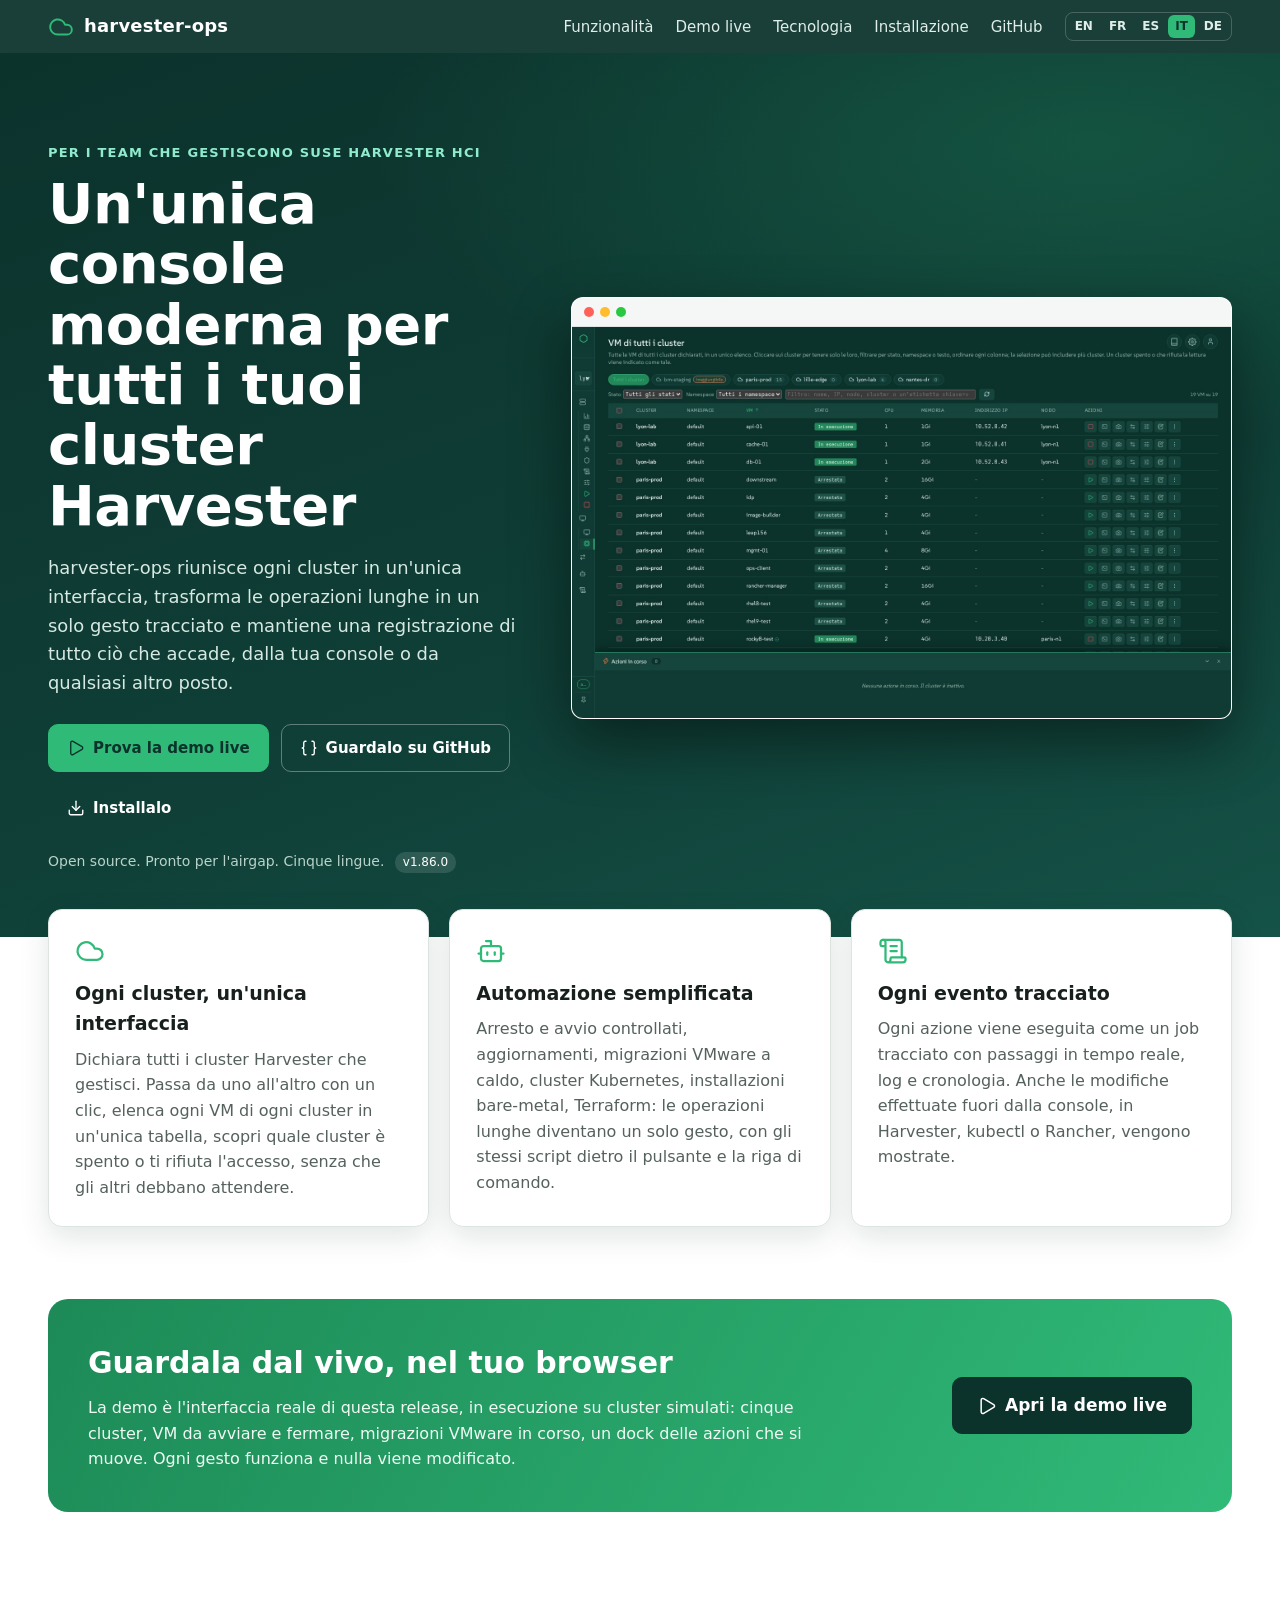
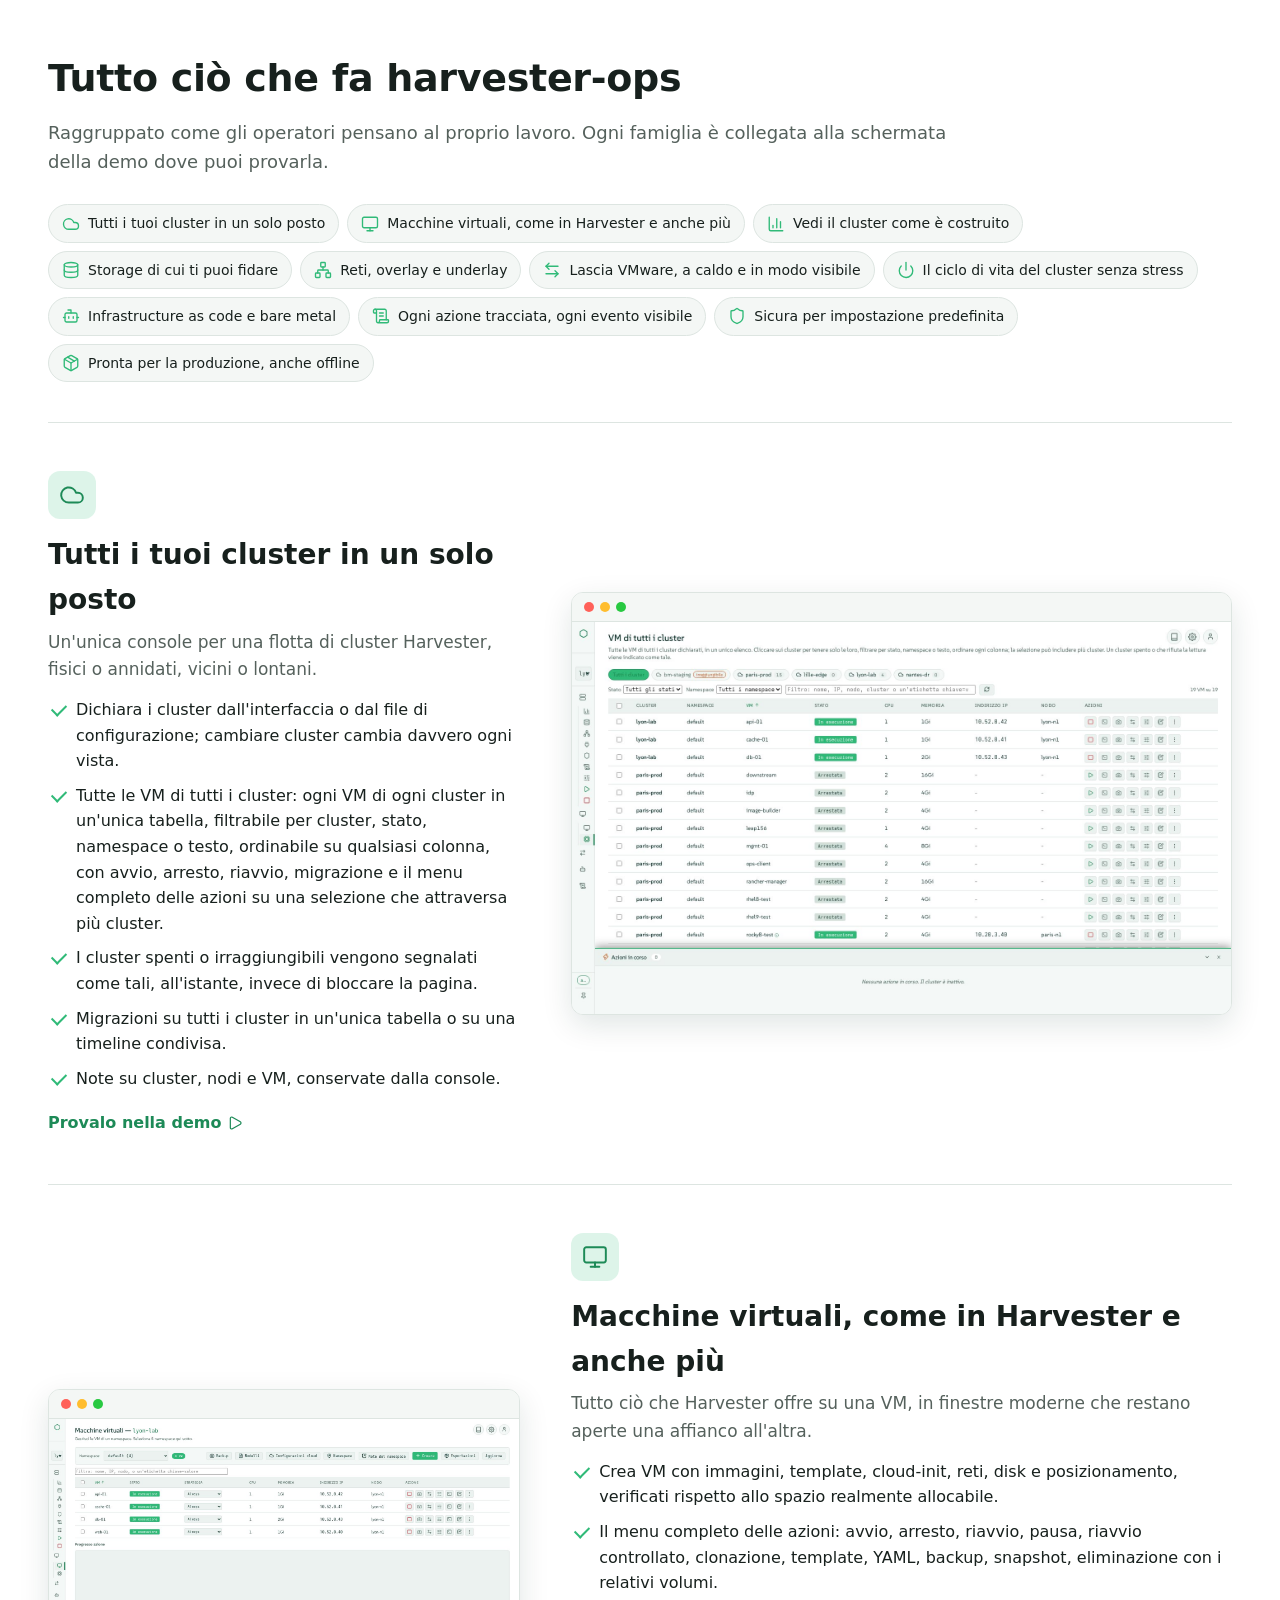
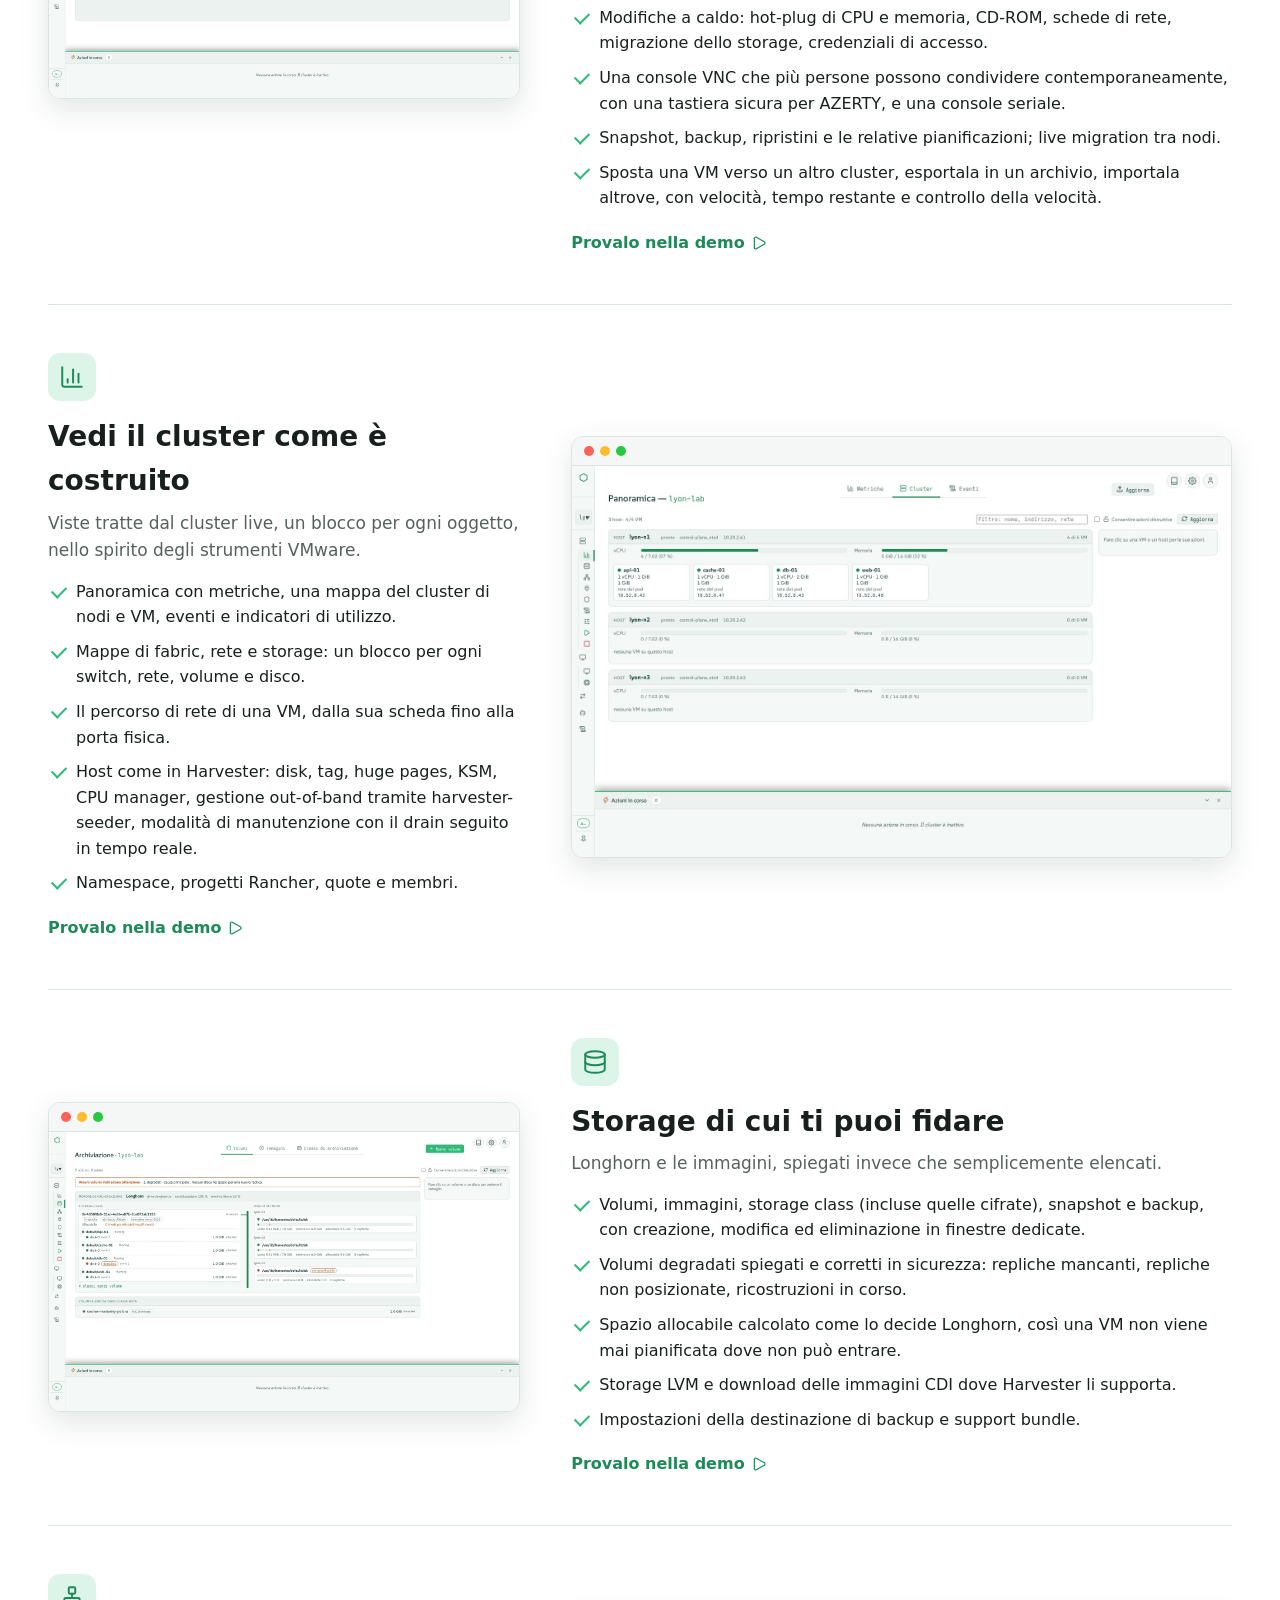
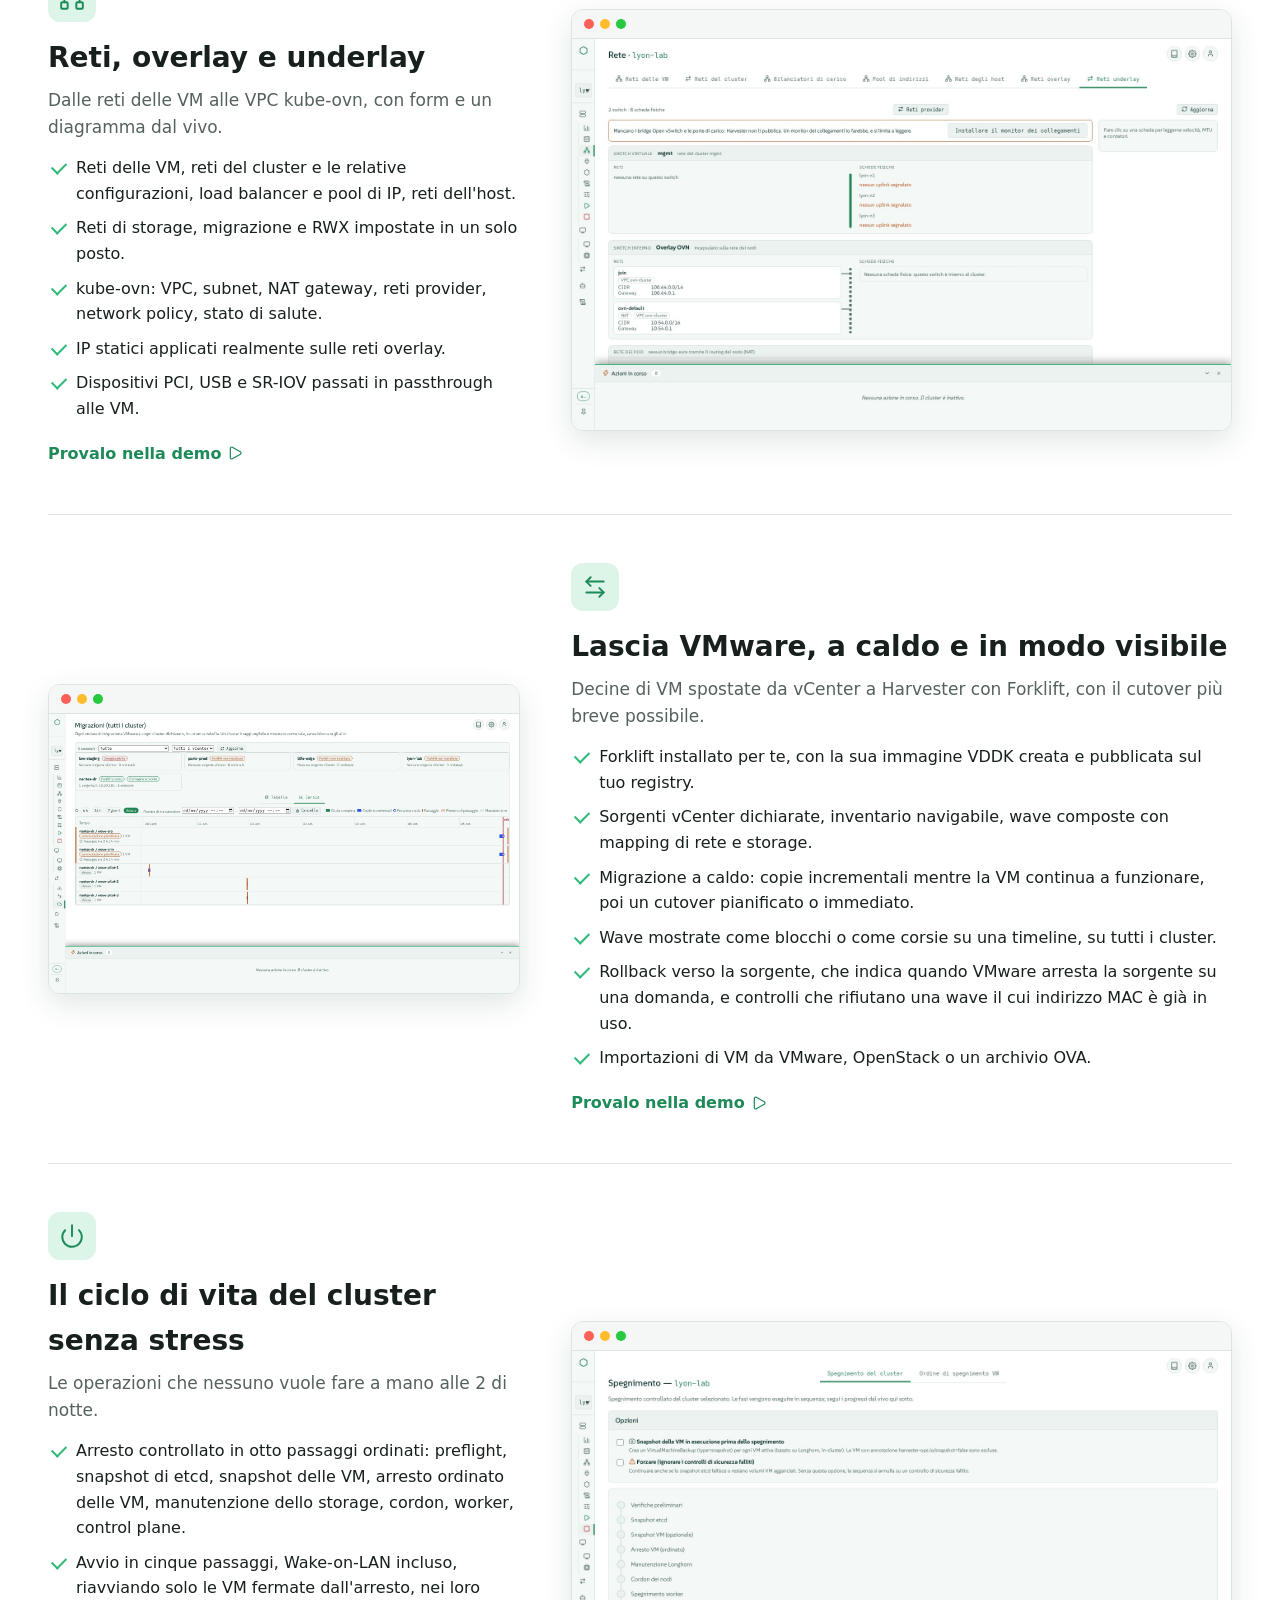
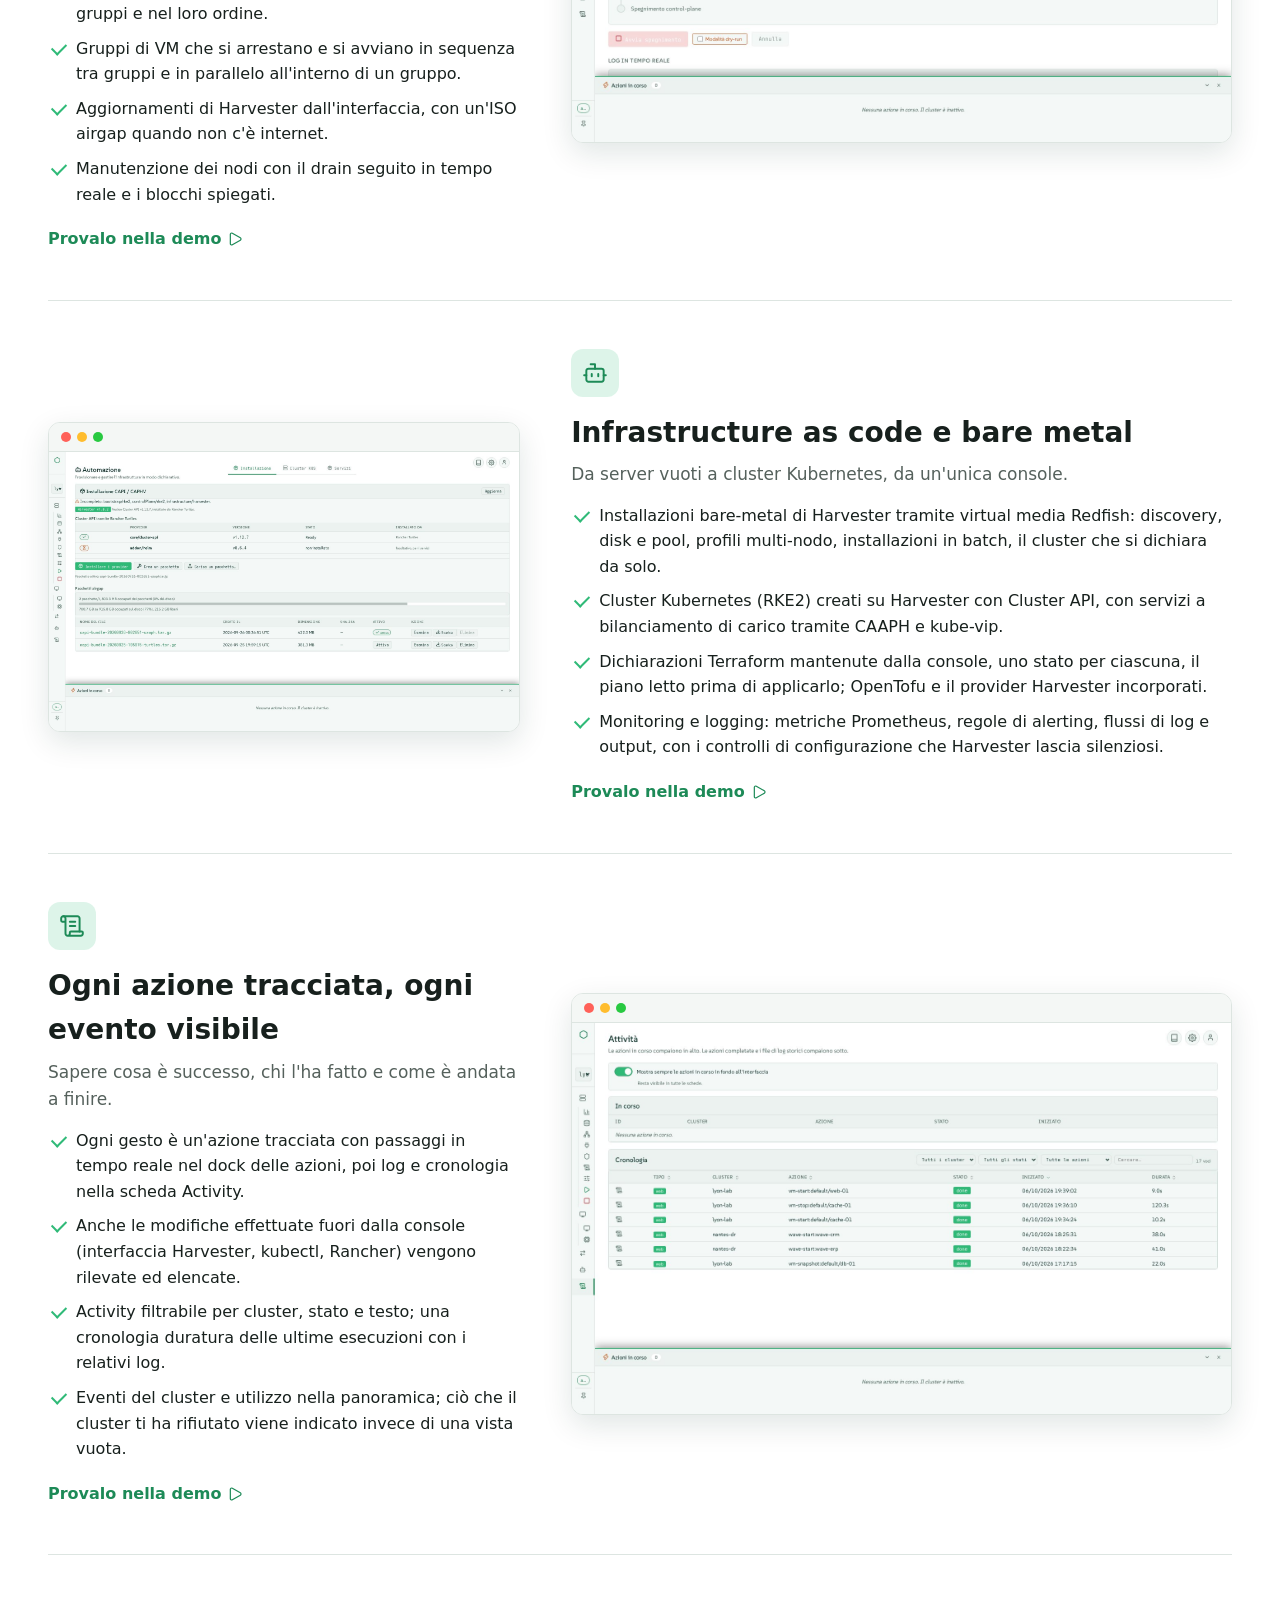
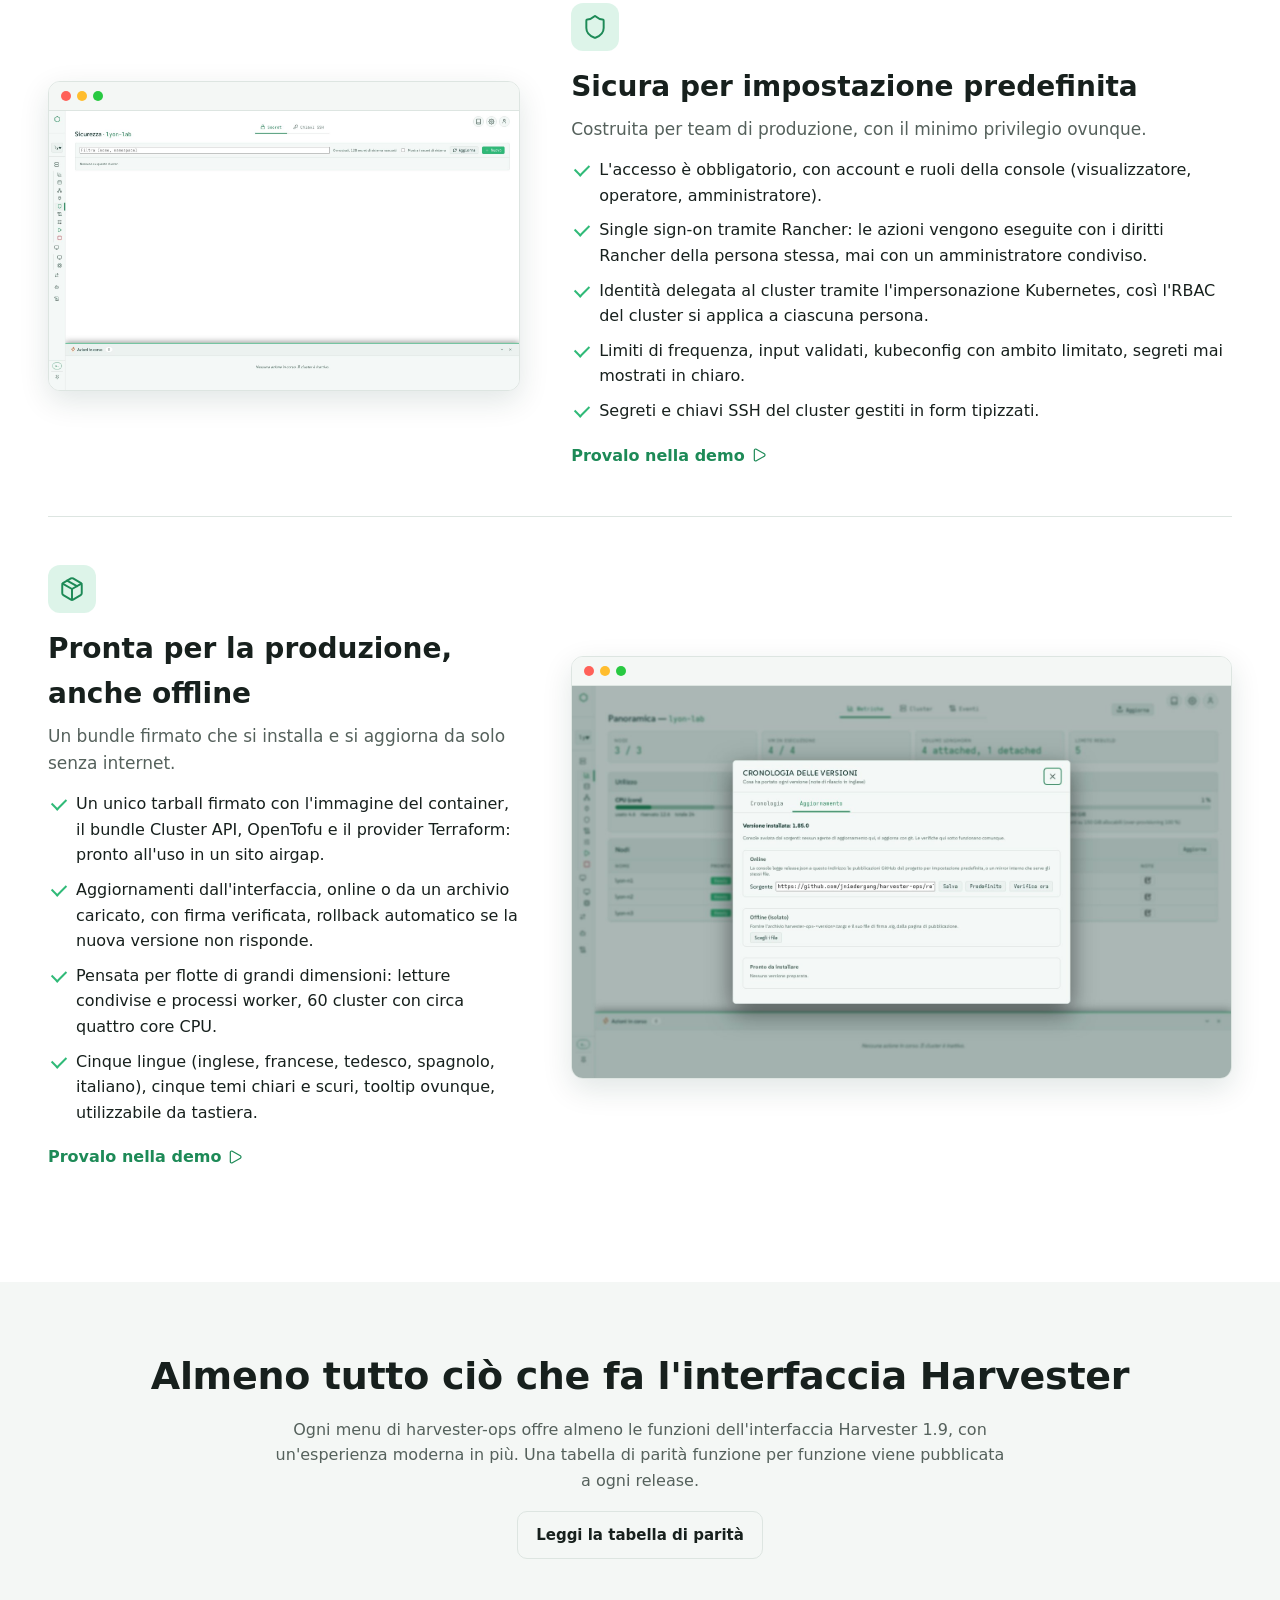
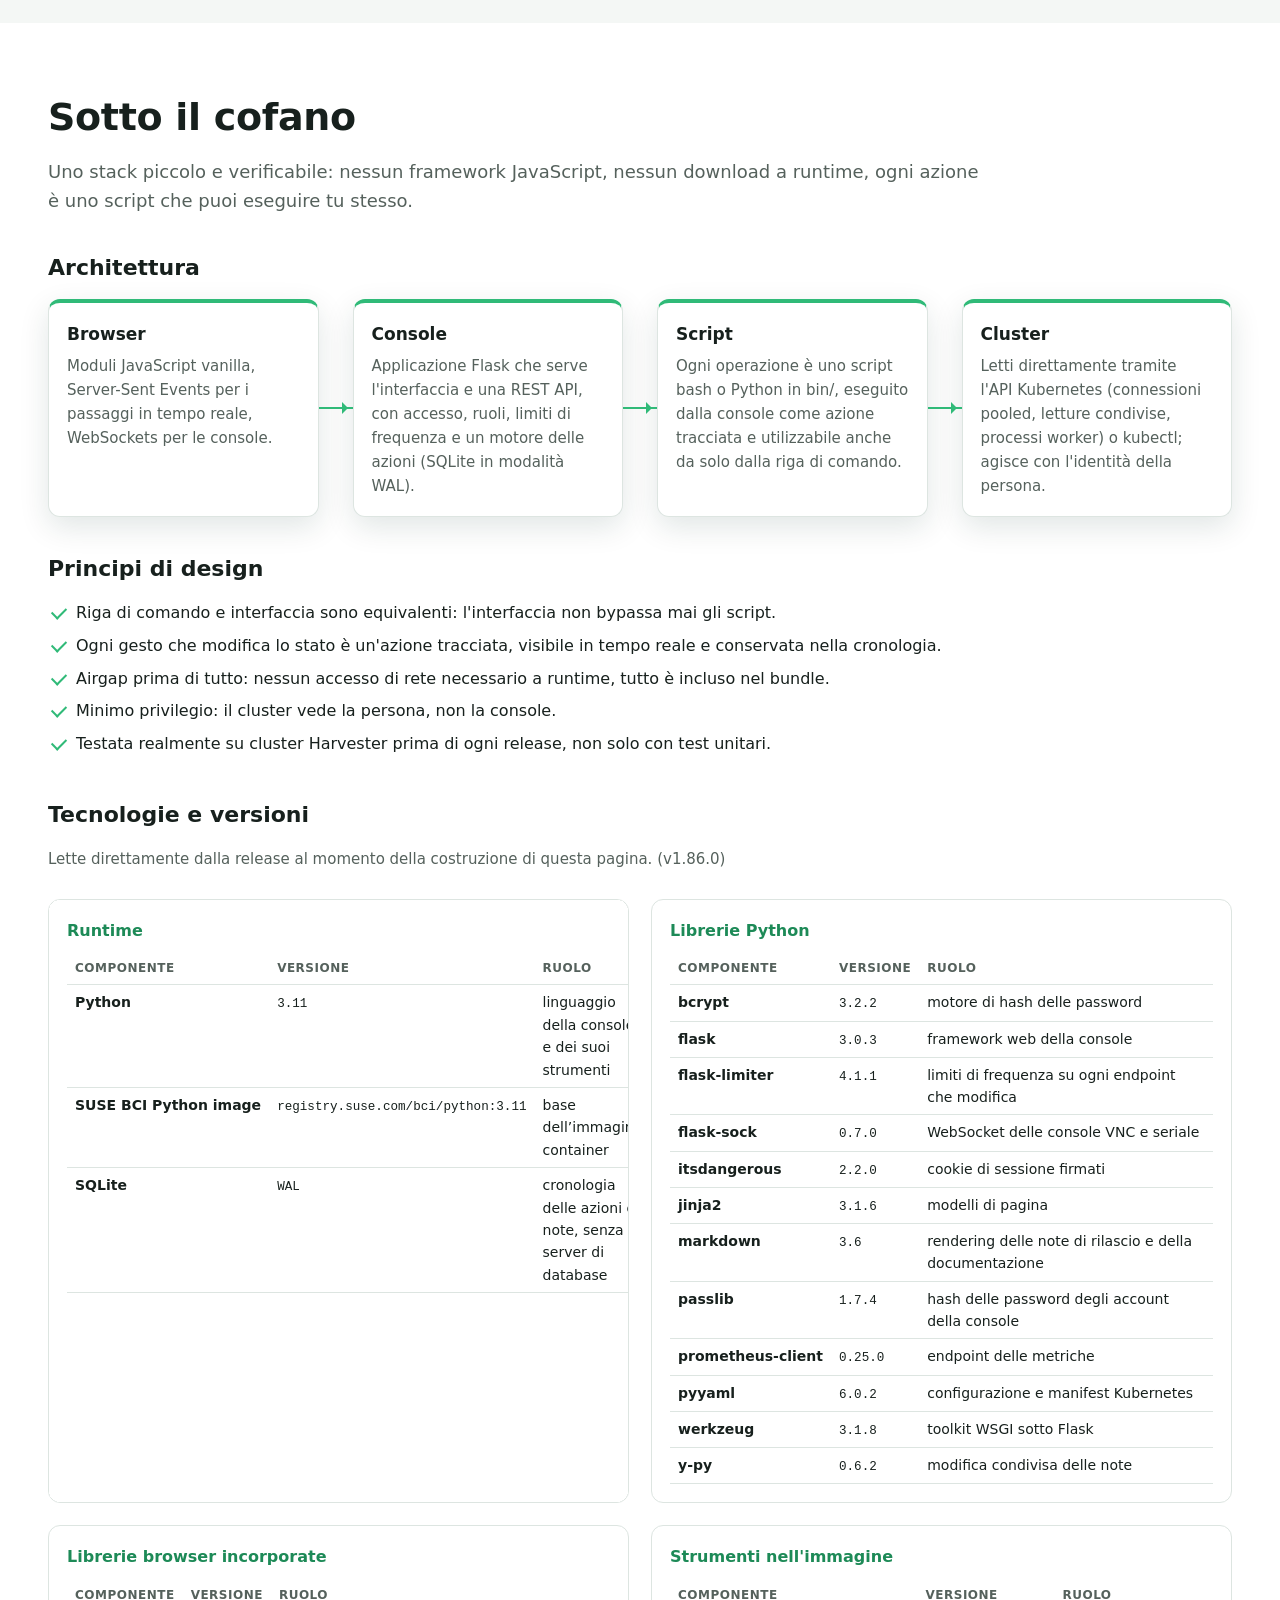
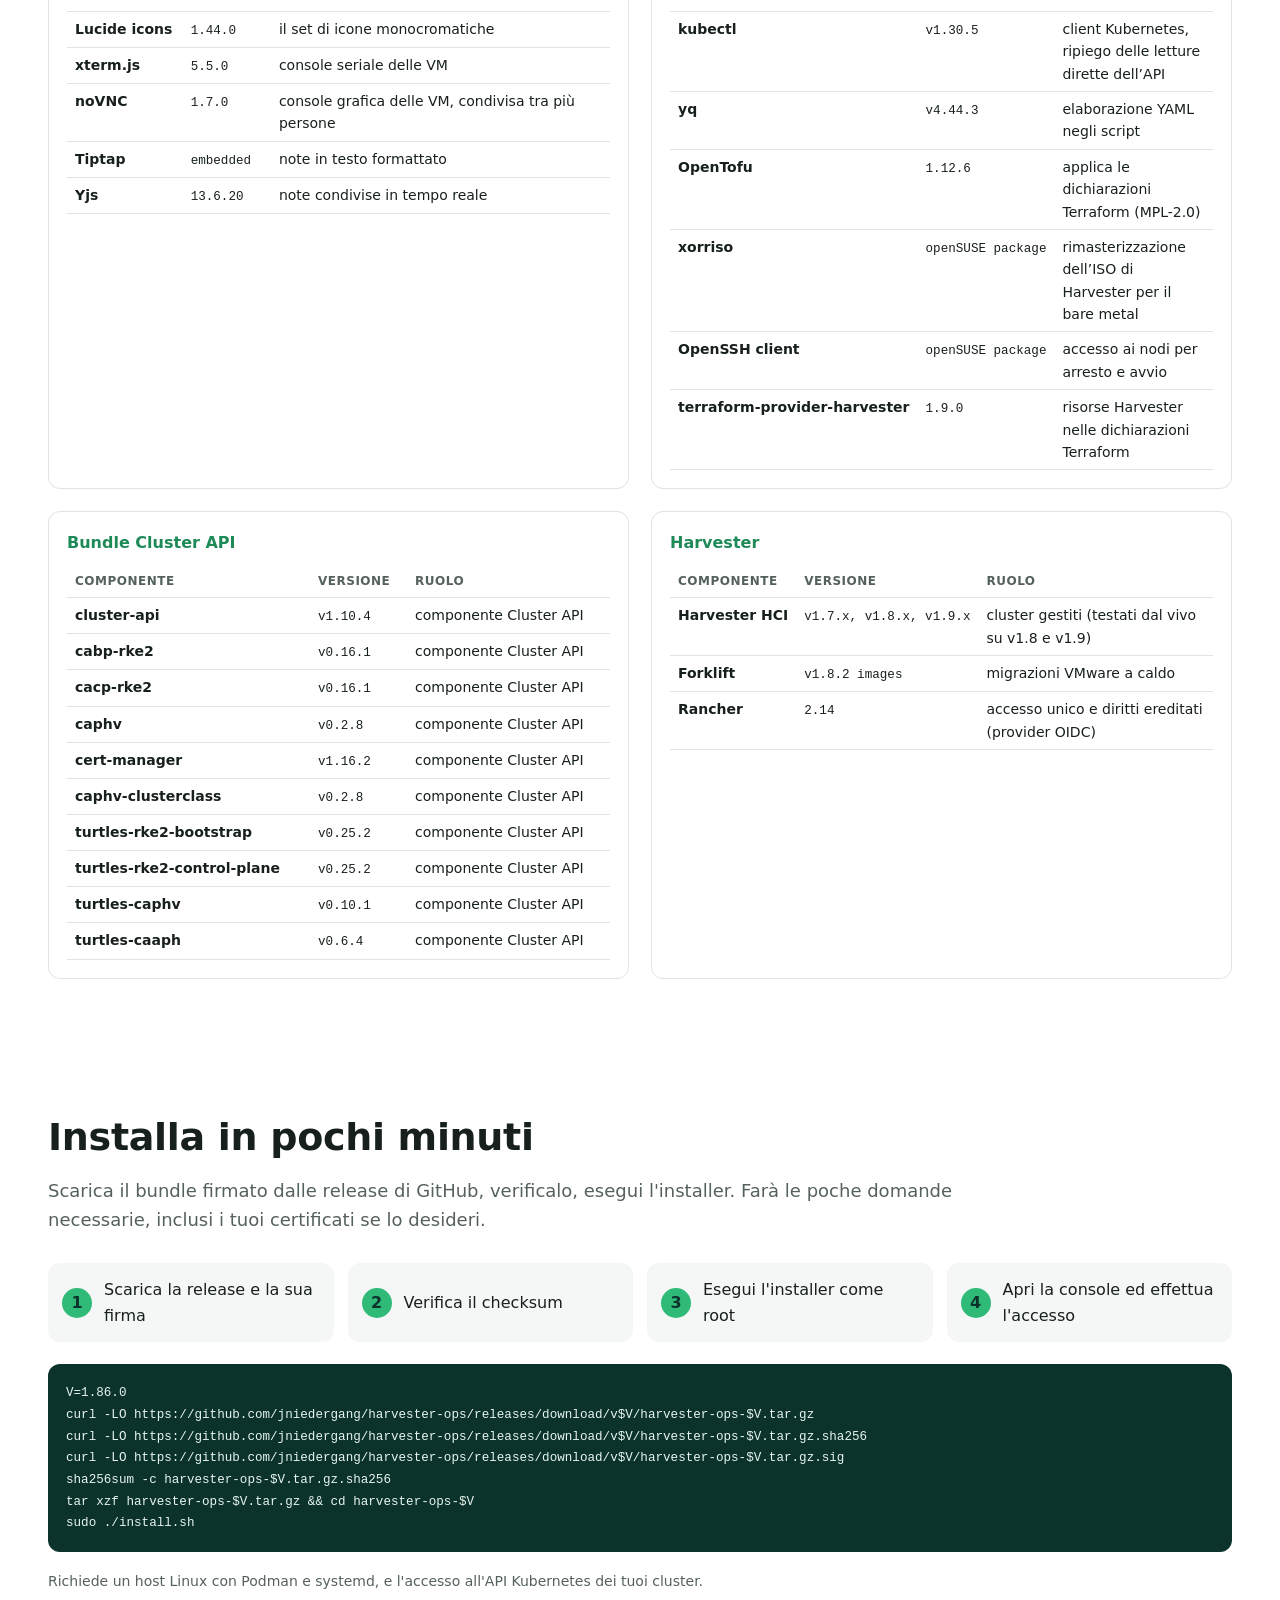
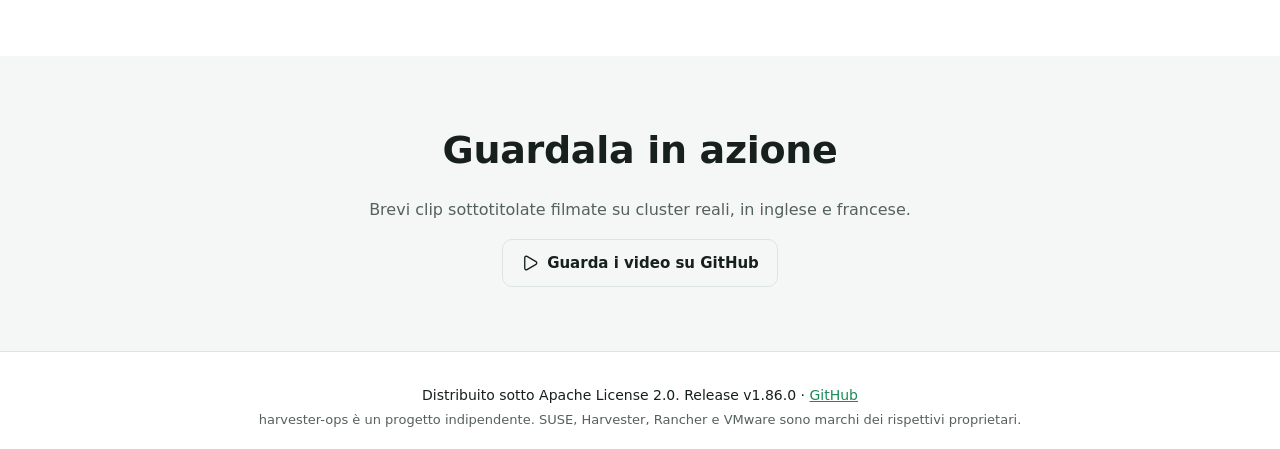
<file: it/index.html>
<!DOCTYPE html>
<html lang="it">
<head>
<meta charset="utf-8">
<meta name="viewport" content="width=device-width, initial-scale=1">
<title>harvester-ops: un&#x27;unica console moderna per tutti i tuoi cluster Harvester</title>
<meta name="description" content="harvester-ops è una console moderna, pronta per l&#x27;airgap, per gestire molti cluster SUSE Harvester HCI da un&#x27;unica interfaccia: ogni cluster in un solo posto, automazione semplificata, ogni evento tracciato.">
<meta property="og:title" content="harvester-ops: un&#x27;unica console moderna per tutti i tuoi cluster Harvester">
<meta property="og:description" content="harvester-ops è una console moderna, pronta per l&#x27;airgap, per gestire molti cluster SUSE Harvester HCI da un&#x27;unica interfaccia: ogni cluster in un solo posto, automazione semplificata, ogni evento tracciato.">
<meta property="og:type" content="website">
<link rel="alternate" hreflang="en" href="../en/"><link rel="alternate" hreflang="fr" href="../fr/"><link rel="alternate" hreflang="es" href="../es/"><link rel="alternate" hreflang="it" href="../it/"><link rel="alternate" hreflang="de" href="../de/">
<link rel="icon" type="image/svg+xml" href="../assets/favicon.svg">
<link rel="stylesheet" href="../assets/site.css">
</head>
<body>
<header class="top">
  <a class="brand" href="./"><svg class="ico " width="26" height="26" viewBox="0 0 24 24" fill="none" stroke="currentColor" stroke-width="1.8" stroke-linecap="round" stroke-linejoin="round" aria-hidden="true"><path d="M17.5 19H9a7 7 0 1 1 6.71-9h1.79a4.5 4.5 0 1 1 0 9Z"/></svg><span>harvester-ops</span></a>
  <button class="menu-btn" type="button" aria-expanded="false" aria-controls="topnav" aria-label="Menu"><svg class="ico " width="22" height="22" viewBox="0 0 24 24" fill="none" stroke="currentColor" stroke-width="1.8" stroke-linecap="round" stroke-linejoin="round" aria-hidden="true"><circle cx="12" cy="12" r="1"/><circle cx="12" cy="5" r="1"/><circle cx="12" cy="19" r="1"/></svg></button>
  <nav id="topnav">
    <a href="#features">Funzionalità</a>
    <a href="../demo/?lang=it">Demo live</a>
    <a href="#tech">Tecnologia</a>
    <a href="#install">Installazione</a>
    <a href="https://github.com/jniedergang/harvester-ops">GitHub</a>
    <span class="langs"><a href="../en/" hreflang="en" lang="en">EN</a><a href="../fr/" hreflang="fr" lang="fr">FR</a><a href="../es/" hreflang="es" lang="es">ES</a><a href="../it/" hreflang="it" lang="it" aria-current="page">IT</a><a href="../de/" hreflang="de" lang="de">DE</a></span>
  </nav>
</header>
<main>
<section class="hero">
  <div class="hero-text">
    <p class="kicker">Per i team che gestiscono SUSE Harvester HCI</p>
    <h1>Un&#x27;unica console moderna per tutti i tuoi cluster Harvester</h1>
    <p class="lead">harvester-ops riunisce ogni cluster in un&#x27;unica interfaccia, trasforma le operazioni lunghe in un solo gesto tracciato e mantiene una registrazione di tutto ciò che accade, dalla tua console o da qualsiasi altro posto.</p>
    <div class="ctas">
      <a class="btn primary" href="../demo/?lang=it"><svg class="ico " width="18" height="18" viewBox="0 0 24 24" fill="none" stroke="currentColor" stroke-width="1.8" stroke-linecap="round" stroke-linejoin="round" aria-hidden="true"><path d="M5 5a2 2 0 0 1 3.008-1.728l11.997 6.998a2 2 0 0 1 .003 3.458l-12 7A2 2 0 0 1 5 19z"/></svg> Prova la demo live</a>
      <a class="btn" href="https://github.com/jniedergang/harvester-ops"><svg class="ico " width="18" height="18" viewBox="0 0 24 24" fill="none" stroke="currentColor" stroke-width="1.8" stroke-linecap="round" stroke-linejoin="round" aria-hidden="true"><path d="M8 3H7a2 2 0 0 0-2 2v5a2 2 0 0 1-2 2 2 2 0 0 1 2 2v5c0 1.1.9 2 2 2h1"/><path d="M16 21h1a2 2 0 0 0 2-2v-5c0-1.1.9-2 2-2a2 2 0 0 1-2-2V5a2 2 0 0 0-2-2h-1"/></svg> Guardalo su GitHub</a>
      <a class="btn ghost" href="#install"><svg class="ico " width="18" height="18" viewBox="0 0 24 24" fill="none" stroke="currentColor" stroke-width="1.8" stroke-linecap="round" stroke-linejoin="round" aria-hidden="true"><path d="M12 15V3"/><path d="M21 15v4a2 2 0 0 1-2 2H5a2 2 0 0 1-2-2v-4"/><path d="m7 10 5 5 5-5"/></svg> Installalo</a>
    </div>
    <p class="note">Open source. Pronto per l&#x27;airgap. Cinque lingue. <span class="ver">v1.86.0</span></p>
  </div>
  <div class="hero-shot"><figure class="frame wide"><div class="frame-bar"><i></i><i></i><i></i></div><img src="../assets/shots/it/hero.jpg" alt="Tutte le VM di tutti i cluster: una tabella di ogni VM di ogni cluster, con chip dei cluster e filtri" loading="lazy" width="1600" height="950"></figure></div>
</section>
<section class="pillars"><div class="pillar"><svg class="ico " width="30" height="30" viewBox="0 0 24 24" fill="none" stroke="currentColor" stroke-width="1.8" stroke-linecap="round" stroke-linejoin="round" aria-hidden="true"><path d="M17.5 19H9a7 7 0 1 1 6.71-9h1.79a4.5 4.5 0 1 1 0 9Z"/></svg><h3>Ogni cluster, un&#x27;unica interfaccia</h3><p>Dichiara tutti i cluster Harvester che gestisci. Passa da uno all&#x27;altro con un clic, elenca ogni VM di ogni cluster in un&#x27;unica tabella, scopri quale cluster è spento o ti rifiuta l&#x27;accesso, senza che gli altri debbano attendere.</p></div><div class="pillar"><svg class="ico " width="30" height="30" viewBox="0 0 24 24" fill="none" stroke="currentColor" stroke-width="1.8" stroke-linecap="round" stroke-linejoin="round" aria-hidden="true"><path d="M12 8V4H8"/><rect width="16" height="12" x="4" y="8" rx="2"/><path d="M2 14h2"/><path d="M20 14h2"/><path d="M15 13v2"/><path d="M9 13v2"/></svg><h3>Automazione semplificata</h3><p>Arresto e avvio controllati, aggiornamenti, migrazioni VMware a caldo, cluster Kubernetes, installazioni bare-metal, Terraform: le operazioni lunghe diventano un solo gesto, con gli stessi script dietro il pulsante e la riga di comando.</p></div><div class="pillar"><svg class="ico " width="30" height="30" viewBox="0 0 24 24" fill="none" stroke="currentColor" stroke-width="1.8" stroke-linecap="round" stroke-linejoin="round" aria-hidden="true"><path d="M15 12h-5"/><path d="M15 8h-5"/><path d="M19 17V5a2 2 0 0 0-2-2H4"/><path d="M8 21h12a2 2 0 0 0 2-2v-1a1 1 0 0 0-1-1H11a1 1 0 0 0-1 1v1a2 2 0 1 1-4 0V5a2 2 0 1 0-4 0v2a1 1 0 0 0 1 1h3"/></svg><h3>Ogni evento tracciato</h3><p>Ogni azione viene eseguita come un job tracciato con passaggi in tempo reale, log e cronologia. Anche le modifiche effettuate fuori dalla console, in Harvester, kubectl o Rancher, vengono mostrate.</p></div></section>
<section class="demo-band">
  <div><h2>Guardala dal vivo, nel tuo browser</h2><p>La demo è l&#x27;interfaccia reale di questa release, in esecuzione su cluster simulati: cinque cluster, VM da avviare e fermare, migrazioni VMware in corso, un dock delle azioni che si muove. Ogni gesto funziona e nulla viene modificato.</p></div>
  <a class="btn primary big" href="../demo/?lang=it"><svg class="ico " width="20" height="20" viewBox="0 0 24 24" fill="none" stroke="currentColor" stroke-width="1.8" stroke-linecap="round" stroke-linejoin="round" aria-hidden="true"><path d="M5 5a2 2 0 0 1 3.008-1.728l11.997 6.998a2 2 0 0 1 .003 3.458l-12 7A2 2 0 0 1 5 19z"/></svg> Apri la demo live</a>
</section>
<section class="features" id="features">
  <h2>Tutto ciò che fa harvester-ops</h2>
  <p class="section-lead">Raggruppato come gli operatori pensano al proprio lavoro. Ogni famiglia è collegata alla schermata della demo dove puoi provarla.</p>
  <nav class="family-index"><a href="#multi"><svg class="ico " width="18" height="18" viewBox="0 0 24 24" fill="none" stroke="currentColor" stroke-width="1.8" stroke-linecap="round" stroke-linejoin="round" aria-hidden="true"><path d="M17.5 19H9a7 7 0 1 1 6.71-9h1.79a4.5 4.5 0 1 1 0 9Z"/></svg><span>Tutti i tuoi cluster in un solo posto</span></a><a href="#vms"><svg class="ico " width="18" height="18" viewBox="0 0 24 24" fill="none" stroke="currentColor" stroke-width="1.8" stroke-linecap="round" stroke-linejoin="round" aria-hidden="true"><rect width="20" height="14" x="2" y="3" rx="2"/><line x1="8" x2="16" y1="21" y2="21"/><line x1="12" x2="12" y1="17" y2="21"/></svg><span>Macchine virtuali, come in Harvester e anche più</span></a><a href="#views"><svg class="ico " width="18" height="18" viewBox="0 0 24 24" fill="none" stroke="currentColor" stroke-width="1.8" stroke-linecap="round" stroke-linejoin="round" aria-hidden="true"><path d="M3 3v16a2 2 0 0 0 2 2h16"/><path d="M18 17V9"/><path d="M13 17V5"/><path d="M8 17v-3"/></svg><span>Vedi il cluster come è costruito</span></a><a href="#storage"><svg class="ico " width="18" height="18" viewBox="0 0 24 24" fill="none" stroke="currentColor" stroke-width="1.8" stroke-linecap="round" stroke-linejoin="round" aria-hidden="true"><ellipse cx="12" cy="5" rx="9" ry="3"/><path d="M3 5V19A9 3 0 0 0 21 19V5"/><path d="M3 12A9 3 0 0 0 21 12"/></svg><span>Storage di cui ti puoi fidare</span></a><a href="#network"><svg class="ico " width="18" height="18" viewBox="0 0 24 24" fill="none" stroke="currentColor" stroke-width="1.8" stroke-linecap="round" stroke-linejoin="round" aria-hidden="true"><rect x="16" y="16" width="6" height="6" rx="1"/><rect x="2" y="16" width="6" height="6" rx="1"/><rect x="9" y="2" width="6" height="6" rx="1"/><path d="M5 16v-3a1 1 0 0 1 1-1h12a1 1 0 0 1 1 1v3"/><path d="M12 12V8"/></svg><span>Reti, overlay e underlay</span></a><a href="#vmware"><svg class="ico " width="18" height="18" viewBox="0 0 24 24" fill="none" stroke="currentColor" stroke-width="1.8" stroke-linecap="round" stroke-linejoin="round" aria-hidden="true"><path d="M8 3 4 7l4 4"/><path d="M4 7h16"/><path d="m16 21 4-4-4-4"/><path d="M20 17H4"/></svg><span>Lascia VMware, a caldo e in modo visibile</span></a><a href="#lifecycle"><svg class="ico " width="18" height="18" viewBox="0 0 24 24" fill="none" stroke="currentColor" stroke-width="1.8" stroke-linecap="round" stroke-linejoin="round" aria-hidden="true"><path d="M12 2v10"/><path d="M18.4 6.6a9 9 0 1 1-12.77.04"/></svg><span>Il ciclo di vita del cluster senza stress</span></a><a href="#automation"><svg class="ico " width="18" height="18" viewBox="0 0 24 24" fill="none" stroke="currentColor" stroke-width="1.8" stroke-linecap="round" stroke-linejoin="round" aria-hidden="true"><path d="M12 8V4H8"/><rect width="16" height="12" x="4" y="8" rx="2"/><path d="M2 14h2"/><path d="M20 14h2"/><path d="M15 13v2"/><path d="M9 13v2"/></svg><span>Infrastructure as code e bare metal</span></a><a href="#activity"><svg class="ico " width="18" height="18" viewBox="0 0 24 24" fill="none" stroke="currentColor" stroke-width="1.8" stroke-linecap="round" stroke-linejoin="round" aria-hidden="true"><path d="M15 12h-5"/><path d="M15 8h-5"/><path d="M19 17V5a2 2 0 0 0-2-2H4"/><path d="M8 21h12a2 2 0 0 0 2-2v-1a1 1 0 0 0-1-1H11a1 1 0 0 0-1 1v1a2 2 0 1 1-4 0V5a2 2 0 1 0-4 0v2a1 1 0 0 0 1 1h3"/></svg><span>Ogni azione tracciata, ogni evento visibile</span></a><a href="#security"><svg class="ico " width="18" height="18" viewBox="0 0 24 24" fill="none" stroke="currentColor" stroke-width="1.8" stroke-linecap="round" stroke-linejoin="round" aria-hidden="true"><path d="M20 13c0 5-3.5 7.5-7.66 8.95a1 1 0 0 1-.67-.01C7.5 20.5 4 18 4 13V6a1 1 0 0 1 1-1c2 0 4.5-1.2 6.24-2.72a1.17 1.17 0 0 1 1.52 0C14.51 3.81 17 5 19 5a1 1 0 0 1 1 1z"/></svg><span>Sicura per impostazione predefinita</span></a><a href="#delivery"><svg class="ico " width="18" height="18" viewBox="0 0 24 24" fill="none" stroke="currentColor" stroke-width="1.8" stroke-linecap="round" stroke-linejoin="round" aria-hidden="true"><path d="M11 21.73a2 2 0 0 0 2 0l7-4A2 2 0 0 0 21 16V8a2 2 0 0 0-1-1.73l-7-4a2 2 0 0 0-2 0l-7 4A2 2 0 0 0 3 8v8a2 2 0 0 0 1 1.73z"/><path d="M12 22V12"/><polyline points="3.29 7 12 12 20.71 7"/><path d="m7.5 4.27 9 5.15"/></svg><span>Pronta per la produzione, anche offline</span></a></nav>
  <section class="family" id="multi"><div class="family-text"><div class="family-icon"><svg class="ico " width="26" height="26" viewBox="0 0 24 24" fill="none" stroke="currentColor" stroke-width="1.8" stroke-linecap="round" stroke-linejoin="round" aria-hidden="true"><path d="M17.5 19H9a7 7 0 1 1 6.71-9h1.79a4.5 4.5 0 1 1 0 9Z"/></svg></div><h3>Tutti i tuoi cluster in un solo posto</h3><p class="lead">Un&#x27;unica console per una flotta di cluster Harvester, fisici o annidati, vicini o lontani.</p><ul class="ticks"><li>Dichiara i cluster dall&#x27;interfaccia o dal file di configurazione; cambiare cluster cambia davvero ogni vista.</li><li>Tutte le VM di tutti i cluster: ogni VM di ogni cluster in un&#x27;unica tabella, filtrabile per cluster, stato, namespace o testo, ordinabile su qualsiasi colonna, con avvio, arresto, riavvio, migrazione e il menu completo delle azioni su una selezione che attraversa più cluster.</li><li>I cluster spenti o irraggiungibili vengono segnalati come tali, all&#x27;istante, invece di bloccare la pagina.</li><li>Migrazioni su tutti i cluster in un&#x27;unica tabella o su una timeline condivisa.</li><li>Note su cluster, nodi e VM, conservate dalla console.</li></ul><a class="link-demo" href="../demo/?lang=it#allvms">Provalo nella demo <svg class="ico " width="16" height="16" viewBox="0 0 24 24" fill="none" stroke="currentColor" stroke-width="1.8" stroke-linecap="round" stroke-linejoin="round" aria-hidden="true"><path d="M5 5a2 2 0 0 1 3.008-1.728l11.997 6.998a2 2 0 0 1 .003 3.458l-12 7A2 2 0 0 1 5 19z"/></svg></a></div><div class="family-shot"><figure class="frame"><div class="frame-bar"><i></i><i></i><i></i></div><img src="../assets/shots/it/allvms.jpg" alt="Tutte le VM di tutti i cluster: una tabella di ogni VM di ogni cluster, con chip dei cluster e filtri" loading="lazy" width="1600" height="950"></figure></div></section><section class="family flip" id="vms"><div class="family-text"><div class="family-icon"><svg class="ico " width="26" height="26" viewBox="0 0 24 24" fill="none" stroke="currentColor" stroke-width="1.8" stroke-linecap="round" stroke-linejoin="round" aria-hidden="true"><rect width="20" height="14" x="2" y="3" rx="2"/><line x1="8" x2="16" y1="21" y2="21"/><line x1="12" x2="12" y1="17" y2="21"/></svg></div><h3>Macchine virtuali, come in Harvester e anche più</h3><p class="lead">Tutto ciò che Harvester offre su una VM, in finestre moderne che restano aperte una affianco all&#x27;altra.</p><ul class="ticks"><li>Crea VM con immagini, template, cloud-init, reti, disk e posizionamento, verificati rispetto allo spazio realmente allocabile.</li><li>Il menu completo delle azioni: avvio, arresto, riavvio, pausa, riavvio controllato, clonazione, template, YAML, backup, snapshot, eliminazione con i relativi volumi.</li><li>Modifiche a caldo: hot-plug di CPU e memoria, CD-ROM, schede di rete, migrazione dello storage, credenziali di accesso.</li><li>Una console VNC che più persone possono condividere contemporaneamente, con una tastiera sicura per AZERTY, e una console seriale.</li><li>Snapshot, backup, ripristini e le relative pianificazioni; live migration tra nodi.</li><li>Sposta una VM verso un altro cluster, esportala in un archivio, importala altrove, con velocità, tempo restante e controllo della velocità.</li></ul><a class="link-demo" href="../demo/?lang=it#namespaces">Provalo nella demo <svg class="ico " width="16" height="16" viewBox="0 0 24 24" fill="none" stroke="currentColor" stroke-width="1.8" stroke-linecap="round" stroke-linejoin="round" aria-hidden="true"><path d="M5 5a2 2 0 0 1 3.008-1.728l11.997 6.998a2 2 0 0 1 .003 3.458l-12 7A2 2 0 0 1 5 19z"/></svg></a></div><div class="family-shot"><figure class="frame"><div class="frame-bar"><i></i><i></i><i></i></div><img src="../assets/shots/it/vms.jpg" alt="L&#x27;elenco delle VM di un cluster con le sue azioni" loading="lazy" width="1600" height="950"></figure></div></section><section class="family" id="views"><div class="family-text"><div class="family-icon"><svg class="ico " width="26" height="26" viewBox="0 0 24 24" fill="none" stroke="currentColor" stroke-width="1.8" stroke-linecap="round" stroke-linejoin="round" aria-hidden="true"><path d="M3 3v16a2 2 0 0 0 2 2h16"/><path d="M18 17V9"/><path d="M13 17V5"/><path d="M8 17v-3"/></svg></div><h3>Vedi il cluster come è costruito</h3><p class="lead">Viste tratte dal cluster live, un blocco per ogni oggetto, nello spirito degli strumenti VMware.</p><ul class="ticks"><li>Panoramica con metriche, una mappa del cluster di nodi e VM, eventi e indicatori di utilizzo.</li><li>Mappe di fabric, rete e storage: un blocco per ogni switch, rete, volume e disco.</li><li>Il percorso di rete di una VM, dalla sua scheda fino alla porta fisica.</li><li>Host come in Harvester: disk, tag, huge pages, KSM, CPU manager, gestione out-of-band tramite harvester-seeder, modalità di manutenzione con il drain seguito in tempo reale.</li><li>Namespace, progetti Rancher, quote e membri.</li></ul><a class="link-demo" href="../demo/?lang=it#overview">Provalo nella demo <svg class="ico " width="16" height="16" viewBox="0 0 24 24" fill="none" stroke="currentColor" stroke-width="1.8" stroke-linecap="round" stroke-linejoin="round" aria-hidden="true"><path d="M5 5a2 2 0 0 1 3.008-1.728l11.997 6.998a2 2 0 0 1 .003 3.458l-12 7A2 2 0 0 1 5 19z"/></svg></a></div><div class="family-shot"><figure class="frame"><div class="frame-bar"><i></i><i></i><i></i></div><img src="../assets/shots/it/overview.jpg" alt="Panoramica del cluster con metriche e la mappa del cluster" loading="lazy" width="1600" height="950"></figure></div></section><section class="family flip" id="storage"><div class="family-text"><div class="family-icon"><svg class="ico " width="26" height="26" viewBox="0 0 24 24" fill="none" stroke="currentColor" stroke-width="1.8" stroke-linecap="round" stroke-linejoin="round" aria-hidden="true"><ellipse cx="12" cy="5" rx="9" ry="3"/><path d="M3 5V19A9 3 0 0 0 21 19V5"/><path d="M3 12A9 3 0 0 0 21 12"/></svg></div><h3>Storage di cui ti puoi fidare</h3><p class="lead">Longhorn e le immagini, spiegati invece che semplicemente elencati.</p><ul class="ticks"><li>Volumi, immagini, storage class (incluse quelle cifrate), snapshot e backup, con creazione, modifica ed eliminazione in finestre dedicate.</li><li>Volumi degradati spiegati e corretti in sicurezza: repliche mancanti, repliche non posizionate, ricostruzioni in corso.</li><li>Spazio allocabile calcolato come lo decide Longhorn, così una VM non viene mai pianificata dove non può entrare.</li><li>Storage LVM e download delle immagini CDI dove Harvester li supporta.</li><li>Impostazioni della destinazione di backup e support bundle.</li></ul><a class="link-demo" href="../demo/?lang=it#storage">Provalo nella demo <svg class="ico " width="16" height="16" viewBox="0 0 24 24" fill="none" stroke="currentColor" stroke-width="1.8" stroke-linecap="round" stroke-linejoin="round" aria-hidden="true"><path d="M5 5a2 2 0 0 1 3.008-1.728l11.997 6.998a2 2 0 0 1 .003 3.458l-12 7A2 2 0 0 1 5 19z"/></svg></a></div><div class="family-shot"><figure class="frame"><div class="frame-bar"><i></i><i></i><i></i></div><img src="../assets/shots/it/storage.jpg" alt="Vista storage: volumi, immagini e classi" loading="lazy" width="1600" height="950"></figure></div></section><section class="family" id="network"><div class="family-text"><div class="family-icon"><svg class="ico " width="26" height="26" viewBox="0 0 24 24" fill="none" stroke="currentColor" stroke-width="1.8" stroke-linecap="round" stroke-linejoin="round" aria-hidden="true"><rect x="16" y="16" width="6" height="6" rx="1"/><rect x="2" y="16" width="6" height="6" rx="1"/><rect x="9" y="2" width="6" height="6" rx="1"/><path d="M5 16v-3a1 1 0 0 1 1-1h12a1 1 0 0 1 1 1v3"/><path d="M12 12V8"/></svg></div><h3>Reti, overlay e underlay</h3><p class="lead">Dalle reti delle VM alle VPC kube-ovn, con form e un diagramma dal vivo.</p><ul class="ticks"><li>Reti delle VM, reti del cluster e le relative configurazioni, load balancer e pool di IP, reti dell&#x27;host.</li><li>Reti di storage, migrazione e RWX impostate in un solo posto.</li><li>kube-ovn: VPC, subnet, NAT gateway, reti provider, network policy, stato di salute.</li><li>IP statici applicati realmente sulle reti overlay.</li><li>Dispositivi PCI, USB e SR-IOV passati in passthrough alle VM.</li></ul><a class="link-demo" href="../demo/?lang=it#network">Provalo nella demo <svg class="ico " width="16" height="16" viewBox="0 0 24 24" fill="none" stroke="currentColor" stroke-width="1.8" stroke-linecap="round" stroke-linejoin="round" aria-hidden="true"><path d="M5 5a2 2 0 0 1 3.008-1.728l11.997 6.998a2 2 0 0 1 .003 3.458l-12 7A2 2 0 0 1 5 19z"/></svg></a></div><div class="family-shot"><figure class="frame"><div class="frame-bar"><i></i><i></i><i></i></div><img src="../assets/shots/it/network.jpg" alt="Vista rete: reti delle VM, overlay e underlay" loading="lazy" width="1600" height="950"></figure></div></section><section class="family flip" id="vmware"><div class="family-text"><div class="family-icon"><svg class="ico " width="26" height="26" viewBox="0 0 24 24" fill="none" stroke="currentColor" stroke-width="1.8" stroke-linecap="round" stroke-linejoin="round" aria-hidden="true"><path d="M8 3 4 7l4 4"/><path d="M4 7h16"/><path d="m16 21 4-4-4-4"/><path d="M20 17H4"/></svg></div><h3>Lascia VMware, a caldo e in modo visibile</h3><p class="lead">Decine di VM spostate da vCenter a Harvester con Forklift, con il cutover più breve possibile.</p><ul class="ticks"><li>Forklift installato per te, con la sua immagine VDDK creata e pubblicata sul tuo registry.</li><li>Sorgenti vCenter dichiarate, inventario navigabile, wave composte con mapping di rete e storage.</li><li>Migrazione a caldo: copie incrementali mentre la VM continua a funzionare, poi un cutover pianificato o immediato.</li><li>Wave mostrate come blocchi o come corsie su una timeline, su tutti i cluster.</li><li>Rollback verso la sorgente, che indica quando VMware arresta la sorgente su una domanda, e controlli che rifiutano una wave il cui indirizzo MAC è già in uso.</li><li>Importazioni di VM da VMware, OpenStack o un archivio OVA.</li></ul><a class="link-demo" href="../demo/?lang=it#forkliftglobal">Provalo nella demo <svg class="ico " width="16" height="16" viewBox="0 0 24 24" fill="none" stroke="currentColor" stroke-width="1.8" stroke-linecap="round" stroke-linejoin="round" aria-hidden="true"><path d="M5 5a2 2 0 0 1 3.008-1.728l11.997 6.998a2 2 0 0 1 .003 3.458l-12 7A2 2 0 0 1 5 19z"/></svg></a></div><div class="family-shot"><figure class="frame"><div class="frame-bar"><i></i><i></i><i></i></div><img src="../assets/shots/it/lanes.jpg" alt="Wave di migrazione VMware come corsie su una timeline" loading="lazy" width="1600" height="950"></figure></div></section><section class="family" id="lifecycle"><div class="family-text"><div class="family-icon"><svg class="ico " width="26" height="26" viewBox="0 0 24 24" fill="none" stroke="currentColor" stroke-width="1.8" stroke-linecap="round" stroke-linejoin="round" aria-hidden="true"><path d="M12 2v10"/><path d="M18.4 6.6a9 9 0 1 1-12.77.04"/></svg></div><h3>Il ciclo di vita del cluster senza stress</h3><p class="lead">Le operazioni che nessuno vuole fare a mano alle 2 di notte.</p><ul class="ticks"><li>Arresto controllato in otto passaggi ordinati: preflight, snapshot di etcd, snapshot delle VM, arresto ordinato delle VM, manutenzione dello storage, cordon, worker, control plane.</li><li>Avvio in cinque passaggi, Wake-on-LAN incluso, riavviando solo le VM fermate dall&#x27;arresto, nei loro gruppi e nel loro ordine.</li><li>Gruppi di VM che si arrestano e si avviano in sequenza tra gruppi e in parallelo all&#x27;interno di un gruppo.</li><li>Aggiornamenti di Harvester dall&#x27;interfaccia, con un&#x27;ISO airgap quando non c&#x27;è internet.</li><li>Manutenzione dei nodi con il drain seguito in tempo reale e i blocchi spiegati.</li></ul><a class="link-demo" href="../demo/?lang=it#shutdown">Provalo nella demo <svg class="ico " width="16" height="16" viewBox="0 0 24 24" fill="none" stroke="currentColor" stroke-width="1.8" stroke-linecap="round" stroke-linejoin="round" aria-hidden="true"><path d="M5 5a2 2 0 0 1 3.008-1.728l11.997 6.998a2 2 0 0 1 .003 3.458l-12 7A2 2 0 0 1 5 19z"/></svg></a></div><div class="family-shot"><figure class="frame"><div class="frame-bar"><i></i><i></i><i></i></div><img src="../assets/shots/it/shutdown.jpg" alt="Sequenza di arresto controllato di un cluster" loading="lazy" width="1600" height="950"></figure></div></section><section class="family flip" id="automation"><div class="family-text"><div class="family-icon"><svg class="ico " width="26" height="26" viewBox="0 0 24 24" fill="none" stroke="currentColor" stroke-width="1.8" stroke-linecap="round" stroke-linejoin="round" aria-hidden="true"><path d="M12 8V4H8"/><rect width="16" height="12" x="4" y="8" rx="2"/><path d="M2 14h2"/><path d="M20 14h2"/><path d="M15 13v2"/><path d="M9 13v2"/></svg></div><h3>Infrastructure as code e bare metal</h3><p class="lead">Da server vuoti a cluster Kubernetes, da un&#x27;unica console.</p><ul class="ticks"><li>Installazioni bare-metal di Harvester tramite virtual media Redfish: discovery, disk e pool, profili multi-nodo, installazioni in batch, il cluster che si dichiara da solo.</li><li>Cluster Kubernetes (RKE2) creati su Harvester con Cluster API, con servizi a bilanciamento di carico tramite CAAPH e kube-vip.</li><li>Dichiarazioni Terraform mantenute dalla console, uno stato per ciascuna, il piano letto prima di applicarlo; OpenTofu e il provider Harvester incorporati.</li><li>Monitoring e logging: metriche Prometheus, regole di alerting, flussi di log e output, con i controlli di configurazione che Harvester lascia silenziosi.</li></ul><a class="link-demo" href="../demo/?lang=it#automation">Provalo nella demo <svg class="ico " width="16" height="16" viewBox="0 0 24 24" fill="none" stroke="currentColor" stroke-width="1.8" stroke-linecap="round" stroke-linejoin="round" aria-hidden="true"><path d="M5 5a2 2 0 0 1 3.008-1.728l11.997 6.998a2 2 0 0 1 .003 3.458l-12 7A2 2 0 0 1 5 19z"/></svg></a></div><div class="family-shot"><figure class="frame"><div class="frame-bar"><i></i><i></i><i></i></div><img src="../assets/shots/it/automation.jpg" alt="Automazione: Cluster API, Terraform e bare metal" loading="lazy" width="1600" height="950"></figure></div></section><section class="family" id="activity"><div class="family-text"><div class="family-icon"><svg class="ico " width="26" height="26" viewBox="0 0 24 24" fill="none" stroke="currentColor" stroke-width="1.8" stroke-linecap="round" stroke-linejoin="round" aria-hidden="true"><path d="M15 12h-5"/><path d="M15 8h-5"/><path d="M19 17V5a2 2 0 0 0-2-2H4"/><path d="M8 21h12a2 2 0 0 0 2-2v-1a1 1 0 0 0-1-1H11a1 1 0 0 0-1 1v1a2 2 0 1 1-4 0V5a2 2 0 1 0-4 0v2a1 1 0 0 0 1 1h3"/></svg></div><h3>Ogni azione tracciata, ogni evento visibile</h3><p class="lead">Sapere cosa è successo, chi l&#x27;ha fatto e come è andata a finire.</p><ul class="ticks"><li>Ogni gesto è un&#x27;azione tracciata con passaggi in tempo reale nel dock delle azioni, poi log e cronologia nella scheda Activity.</li><li>Anche le modifiche effettuate fuori dalla console (interfaccia Harvester, kubectl, Rancher) vengono rilevate ed elencate.</li><li>Activity filtrabile per cluster, stato e testo; una cronologia duratura delle ultime esecuzioni con i relativi log.</li><li>Eventi del cluster e utilizzo nella panoramica; ciò che il cluster ti ha rifiutato viene indicato invece di una vista vuota.</li></ul><a class="link-demo" href="../demo/?lang=it#activity">Provalo nella demo <svg class="ico " width="16" height="16" viewBox="0 0 24 24" fill="none" stroke="currentColor" stroke-width="1.8" stroke-linecap="round" stroke-linejoin="round" aria-hidden="true"><path d="M5 5a2 2 0 0 1 3.008-1.728l11.997 6.998a2 2 0 0 1 .003 3.458l-12 7A2 2 0 0 1 5 19z"/></svg></a></div><div class="family-shot"><figure class="frame"><div class="frame-bar"><i></i><i></i><i></i></div><img src="../assets/shots/it/activity.jpg" alt="Activity: azioni tracciate con i relativi passaggi e log" loading="lazy" width="1600" height="950"></figure></div></section><section class="family flip" id="security"><div class="family-text"><div class="family-icon"><svg class="ico " width="26" height="26" viewBox="0 0 24 24" fill="none" stroke="currentColor" stroke-width="1.8" stroke-linecap="round" stroke-linejoin="round" aria-hidden="true"><path d="M20 13c0 5-3.5 7.5-7.66 8.95a1 1 0 0 1-.67-.01C7.5 20.5 4 18 4 13V6a1 1 0 0 1 1-1c2 0 4.5-1.2 6.24-2.72a1.17 1.17 0 0 1 1.52 0C14.51 3.81 17 5 19 5a1 1 0 0 1 1 1z"/></svg></div><h3>Sicura per impostazione predefinita</h3><p class="lead">Costruita per team di produzione, con il minimo privilegio ovunque.</p><ul class="ticks"><li>L&#x27;accesso è obbligatorio, con account e ruoli della console (visualizzatore, operatore, amministratore).</li><li>Single sign-on tramite Rancher: le azioni vengono eseguite con i diritti Rancher della persona stessa, mai con un amministratore condiviso.</li><li>Identità delegata al cluster tramite l&#x27;impersonazione Kubernetes, così l&#x27;RBAC del cluster si applica a ciascuna persona.</li><li>Limiti di frequenza, input validati, kubeconfig con ambito limitato, segreti mai mostrati in chiaro.</li><li>Segreti e chiavi SSH del cluster gestiti in form tipizzati.</li></ul><a class="link-demo" href="../demo/?lang=it#security">Provalo nella demo <svg class="ico " width="16" height="16" viewBox="0 0 24 24" fill="none" stroke="currentColor" stroke-width="1.8" stroke-linecap="round" stroke-linejoin="round" aria-hidden="true"><path d="M5 5a2 2 0 0 1 3.008-1.728l11.997 6.998a2 2 0 0 1 .003 3.458l-12 7A2 2 0 0 1 5 19z"/></svg></a></div><div class="family-shot"><figure class="frame"><div class="frame-bar"><i></i><i></i><i></i></div><img src="../assets/shots/it/security.jpg" alt="Sicurezza: segreti e chiavi SSH" loading="lazy" width="1600" height="950"></figure></div></section><section class="family" id="delivery"><div class="family-text"><div class="family-icon"><svg class="ico " width="26" height="26" viewBox="0 0 24 24" fill="none" stroke="currentColor" stroke-width="1.8" stroke-linecap="round" stroke-linejoin="round" aria-hidden="true"><path d="M11 21.73a2 2 0 0 0 2 0l7-4A2 2 0 0 0 21 16V8a2 2 0 0 0-1-1.73l-7-4a2 2 0 0 0-2 0l-7 4A2 2 0 0 0 3 8v8a2 2 0 0 0 1 1.73z"/><path d="M12 22V12"/><polyline points="3.29 7 12 12 20.71 7"/><path d="m7.5 4.27 9 5.15"/></svg></div><h3>Pronta per la produzione, anche offline</h3><p class="lead">Un bundle firmato che si installa e si aggiorna da solo senza internet.</p><ul class="ticks"><li>Un unico tarball firmato con l&#x27;immagine del container, il bundle Cluster API, OpenTofu e il provider Terraform: pronto all&#x27;uso in un sito airgap.</li><li>Aggiornamenti dall&#x27;interfaccia, online o da un archivio caricato, con firma verificata, rollback automatico se la nuova versione non risponde.</li><li>Pensata per flotte di grandi dimensioni: letture condivise e processi worker, 60 cluster con circa quattro core CPU.</li><li>Cinque lingue (inglese, francese, tedesco, spagnolo, italiano), cinque temi chiari e scuri, tooltip ovunque, utilizzabile da tastiera.</li></ul><a class="link-demo" href="../demo/?lang=it#overview">Provalo nella demo <svg class="ico " width="16" height="16" viewBox="0 0 24 24" fill="none" stroke="currentColor" stroke-width="1.8" stroke-linecap="round" stroke-linejoin="round" aria-hidden="true"><path d="M5 5a2 2 0 0 1 3.008-1.728l11.997 6.998a2 2 0 0 1 .003 3.458l-12 7A2 2 0 0 1 5 19z"/></svg></a></div><div class="family-shot"><figure class="frame"><div class="frame-bar"><i></i><i></i><i></i></div><img src="../assets/shots/it/update.jpg" alt="Cronologia delle versioni e aggiornamento dall&#x27;interfaccia" loading="lazy" width="1600" height="950"></figure></div></section>
</section>
<section class="parity">
  <h2>Almeno tutto ciò che fa l&#x27;interfaccia Harvester</h2><p>Ogni menu di harvester-ops offre almeno le funzioni dell&#x27;interfaccia Harvester 1.9, con un&#x27;esperienza moderna in più. Una tabella di parità funzione per funzione viene pubblicata a ogni release.</p>
  <a class="btn" href="https://github.com/jniedergang/harvester-ops/blob/master/docs/en/harvester-parity.md">Leggi la tabella di parità</a>
</section>
<section class="tech" id="tech">
  <h2>Sotto il cofano</h2>
  <p class="section-lead">Uno stack piccolo e verificabile: nessun framework JavaScript, nessun download a runtime, ogni azione è uno script che puoi eseguire tu stesso.</p>
  <h3>Architettura</h3>
  <div class="arch"><div class="arch-box"><h4>Browser</h4><p>Moduli JavaScript vanilla, Server-Sent Events per i passaggi in tempo reale, WebSockets per le console.</p></div><div class="arch-arrow" aria-hidden="true"></div><div class="arch-box"><h4>Console</h4><p>Applicazione Flask che serve l&#x27;interfaccia e una REST API, con accesso, ruoli, limiti di frequenza e un motore delle azioni (SQLite in modalità WAL).</p></div><div class="arch-arrow" aria-hidden="true"></div><div class="arch-box"><h4>Script</h4><p>Ogni operazione è uno script bash o Python in bin/, eseguito dalla console come azione tracciata e utilizzabile anche da solo dalla riga di comando.</p></div><div class="arch-arrow" aria-hidden="true"></div><div class="arch-box"><h4>Cluster</h4><p>Letti direttamente tramite l&#x27;API Kubernetes (connessioni pooled, letture condivise, processi worker) o kubectl; agisce con l&#x27;identità della persona.</p></div></div>
  <h3>Principi di design</h3>
  <ul class="ticks principles"><li>Riga di comando e interfaccia sono equivalenti: l&#x27;interfaccia non bypassa mai gli script.</li><li>Ogni gesto che modifica lo stato è un&#x27;azione tracciata, visibile in tempo reale e conservata nella cronologia.</li><li>Airgap prima di tutto: nessun accesso di rete necessario a runtime, tutto è incluso nel bundle.</li><li>Minimo privilegio: il cluster vede la persona, non la console.</li><li>Testata realmente su cluster Harvester prima di ogni release, non solo con test unitari.</li></ul>
  <h3>Tecnologie e versioni</h3>
  <p class="section-lead small">Lette direttamente dalla release al momento della costruzione di questa pagina. (v1.86.0)</p>
  <div class="stack"><div class="stack-group"><h4>Runtime</h4><table><thead><tr><th>Componente</th><th>Versione</th><th>Ruolo</th></tr></thead><tbody><tr><td>Python</td><td><code>3.11</code></td><td>linguaggio della console e dei suoi strumenti</td></tr><tr><td>SUSE BCI Python image</td><td><code>registry.suse.com/bci/python:3.11</code></td><td>base dell’immagine container</td></tr><tr><td>SQLite</td><td><code>WAL</code></td><td>cronologia delle azioni e note, senza server di database</td></tr></tbody></table></div><div class="stack-group"><h4>Librerie Python</h4><table><thead><tr><th>Componente</th><th>Versione</th><th>Ruolo</th></tr></thead><tbody><tr><td>bcrypt</td><td><code>3.2.2</code></td><td>motore di hash delle password</td></tr><tr><td>flask</td><td><code>3.0.3</code></td><td>framework web della console</td></tr><tr><td>flask-limiter</td><td><code>4.1.1</code></td><td>limiti di frequenza su ogni endpoint che modifica</td></tr><tr><td>flask-sock</td><td><code>0.7.0</code></td><td>WebSocket delle console VNC e seriale</td></tr><tr><td>itsdangerous</td><td><code>2.2.0</code></td><td>cookie di sessione firmati</td></tr><tr><td>jinja2</td><td><code>3.1.6</code></td><td>modelli di pagina</td></tr><tr><td>markdown</td><td><code>3.6</code></td><td>rendering delle note di rilascio e della documentazione</td></tr><tr><td>passlib</td><td><code>1.7.4</code></td><td>hash delle password degli account della console</td></tr><tr><td>prometheus-client</td><td><code>0.25.0</code></td><td>endpoint delle metriche</td></tr><tr><td>pyyaml</td><td><code>6.0.2</code></td><td>configurazione e manifest Kubernetes</td></tr><tr><td>werkzeug</td><td><code>3.1.8</code></td><td>toolkit WSGI sotto Flask</td></tr><tr><td>y-py</td><td><code>0.6.2</code></td><td>modifica condivisa delle note</td></tr></tbody></table></div><div class="stack-group"><h4>Librerie browser incorporate</h4><table><thead><tr><th>Componente</th><th>Versione</th><th>Ruolo</th></tr></thead><tbody><tr><td>Lucide icons</td><td><code>1.44.0</code></td><td>il set di icone monocromatiche</td></tr><tr><td>xterm.js</td><td><code>5.5.0</code></td><td>console seriale delle VM</td></tr><tr><td>noVNC</td><td><code>1.7.0</code></td><td>console grafica delle VM, condivisa tra più persone</td></tr><tr><td>Tiptap</td><td><code>embedded</code></td><td>note in testo formattato</td></tr><tr><td>Yjs</td><td><code>13.6.20</code></td><td>note condivise in tempo reale</td></tr></tbody></table></div><div class="stack-group"><h4>Strumenti nell&#x27;immagine</h4><table><thead><tr><th>Componente</th><th>Versione</th><th>Ruolo</th></tr></thead><tbody><tr><td>kubectl</td><td><code>v1.30.5</code></td><td>client Kubernetes, ripiego delle letture dirette dell’API</td></tr><tr><td>yq</td><td><code>v4.44.3</code></td><td>elaborazione YAML negli script</td></tr><tr><td>OpenTofu</td><td><code>1.12.6</code></td><td>applica le dichiarazioni Terraform (MPL-2.0)</td></tr><tr><td>xorriso</td><td><code>openSUSE package</code></td><td>rimasterizzazione dell’ISO di Harvester per il bare metal</td></tr><tr><td>OpenSSH client</td><td><code>openSUSE package</code></td><td>accesso ai nodi per arresto e avvio</td></tr><tr><td>terraform-provider-harvester</td><td><code>1.9.0</code></td><td>risorse Harvester nelle dichiarazioni Terraform</td></tr></tbody></table></div><div class="stack-group"><h4>Bundle Cluster API</h4><table><thead><tr><th>Componente</th><th>Versione</th><th>Ruolo</th></tr></thead><tbody><tr><td>cluster-api</td><td><code>v1.10.4</code></td><td>componente Cluster API</td></tr><tr><td>cabp-rke2</td><td><code>v0.16.1</code></td><td>componente Cluster API</td></tr><tr><td>cacp-rke2</td><td><code>v0.16.1</code></td><td>componente Cluster API</td></tr><tr><td>caphv</td><td><code>v0.2.8</code></td><td>componente Cluster API</td></tr><tr><td>cert-manager</td><td><code>v1.16.2</code></td><td>componente Cluster API</td></tr><tr><td>caphv-clusterclass</td><td><code>v0.2.8</code></td><td>componente Cluster API</td></tr><tr><td>turtles-rke2-bootstrap</td><td><code>v0.25.2</code></td><td>componente Cluster API</td></tr><tr><td>turtles-rke2-control-plane</td><td><code>v0.25.2</code></td><td>componente Cluster API</td></tr><tr><td>turtles-caphv</td><td><code>v0.10.1</code></td><td>componente Cluster API</td></tr><tr><td>turtles-caaph</td><td><code>v0.6.4</code></td><td>componente Cluster API</td></tr></tbody></table></div><div class="stack-group"><h4>Harvester</h4><table><thead><tr><th>Componente</th><th>Versione</th><th>Ruolo</th></tr></thead><tbody><tr><td>Harvester HCI</td><td><code>v1.7.x, v1.8.x, v1.9.x</code></td><td>cluster gestiti (testati dal vivo su v1.8 e v1.9)</td></tr><tr><td>Forklift</td><td><code>v1.8.2 images</code></td><td>migrazioni VMware a caldo</td></tr><tr><td>Rancher</td><td><code>2.14</code></td><td>accesso unico e diritti ereditati (provider OIDC)</td></tr></tbody></table></div></div>
</section>
<section class="install" id="install">
  <h2>Installa in pochi minuti</h2>
  <p class="section-lead">Scarica il bundle firmato dalle release di GitHub, verificalo, esegui l&#x27;installer. Farà le poche domande necessarie, inclusi i tuoi certificati se lo desideri.</p>
  <ol class="steps"><li><span>1</span>Scarica la release e la sua firma</li><li><span>2</span>Verifica il checksum</li><li><span>3</span>Esegui l&#x27;installer come root</li><li><span>4</span>Apri la console ed effettua l&#x27;accesso</li></ol>
  <pre class="code"><code>V=1.86.0
curl -LO https://github.com/jniedergang/harvester-ops/releases/download/v$V/harvester-ops-$V.tar.gz
curl -LO https://github.com/jniedergang/harvester-ops/releases/download/v$V/harvester-ops-$V.tar.gz.sha256
curl -LO https://github.com/jniedergang/harvester-ops/releases/download/v$V/harvester-ops-$V.tar.gz.sig
sha256sum -c harvester-ops-$V.tar.gz.sha256
tar xzf harvester-ops-$V.tar.gz &amp;&amp; cd harvester-ops-$V
sudo ./install.sh</code></pre>
  <p class="note">Richiede un host Linux con Podman e systemd, e l&#x27;accesso all&#x27;API Kubernetes dei tuoi cluster.</p>
</section>
<section class="videos">
  <h2>Guardala in azione</h2><p>Brevi clip sottotitolate filmate su cluster reali, in inglese e francese.</p>
  <a class="btn" href="https://github.com/jniedergang/harvester-ops/blob/master/README.md#watch-it-work"><svg class="ico " width="18" height="18" viewBox="0 0 24 24" fill="none" stroke="currentColor" stroke-width="1.8" stroke-linecap="round" stroke-linejoin="round" aria-hidden="true"><path d="M5 5a2 2 0 0 1 3.008-1.728l11.997 6.998a2 2 0 0 1 .003 3.458l-12 7A2 2 0 0 1 5 19z"/></svg> Guarda i video su GitHub</a>
</section>
</main>
<footer>
  <p>Distribuito sotto Apache License 2.0. Release v1.86.0 · <a href="https://github.com/jniedergang/harvester-ops">GitHub</a></p>
  <p class="small">harvester-ops è un progetto indipendente. SUSE, Harvester, Rancher e VMware sono marchi dei rispettivi proprietari.</p>
</footer>
<script src="../assets/site.js"></script>
</body>
</html>
</file>
<file: assets/site.css>
/* harvester-ops : site de présentation (v1.86.0) */
:root {
  --pine: #0c322c; --jade: #30ba78; --jade-d: #1d8a57; --mint: #90ebcd; --fog: #efefef;
  --bg: #ffffff; --bg-2: #f4f7f5; --text: #17201d; --dim: #55615c; --border: #dde5e1;
  --card: #ffffff; --shadow: 0 10px 30px rgba(12, 50, 44, .12); --code: #0c322c; --code-text: #e6f5ee;
  --radius: 14px; --font: "Segoe UI", system-ui, -apple-system, Roboto, sans-serif;
}
@media (prefers-color-scheme: dark) {
  :root:not([data-theme="light"]) {
    --bg: #0d1513; --bg-2: #13201c; --text: #e6efeb; --dim: #a3b3ad; --border: #23332e;
    --card: #15221e; --shadow: 0 10px 30px rgba(0, 0, 0, .45); --code: #08100e;
  }
}
* { box-sizing: border-box; }
html { scroll-behavior: smooth; }
body { margin: 0; background: var(--bg); color: var(--text); font: 16px/1.6 var(--font); }
a { color: var(--jade-d); }
@media (prefers-color-scheme: dark) { a { color: var(--mint); } }
img { max-width: 100%; height: auto; display: block; }
code { font-family: ui-monospace, "JetBrains Mono", Menlo, Consolas, monospace; font-size: .9em; }
.ico { flex: none; vertical-align: middle; }

/* en-tête */
.top { position: sticky; top: 0; z-index: 10; display: flex; align-items: center; gap: 16px;
  padding: 12px clamp(16px, 4vw, 48px); background: color-mix(in srgb, var(--pine) 94%, transparent);
  color: #fff; backdrop-filter: blur(8px); }
.brand { display: inline-flex; align-items: center; gap: 10px; color: #fff; text-decoration: none;
  font-weight: 700; font-size: 18px; letter-spacing: .2px; }
.brand .ico { color: var(--jade); }
#topnav { margin-left: auto; display: flex; align-items: center; gap: 22px; }
#topnav a { color: #dfeee8; text-decoration: none; font-size: 15px; }
#topnav a:hover { color: #fff; }
.langs { display: inline-flex; gap: 2px; padding: 2px; border: 1px solid #ffffff33; border-radius: 8px; }
.langs a { padding: 2px 7px; border-radius: 6px; font-size: 12px !important; font-weight: 600; }
.langs a[aria-current] { background: var(--jade); color: var(--pine) !important; }
.menu-btn { display: none; margin-left: auto; background: none; border: 0; color: #fff; cursor: pointer; }

/* héro */
.hero { display: grid; grid-template-columns: minmax(0, 5fr) minmax(0, 7fr); gap: clamp(24px, 4vw, 56px);
  align-items: center; padding: clamp(40px, 7vw, 96px) clamp(16px, 4vw, 48px) clamp(32px, 5vw, 64px);
  background: radial-gradient(1200px 500px at 85% 10%, #30ba7833, transparent 60%),
              linear-gradient(160deg, var(--pine) 0%, #0f3f37 60%, #155247 100%); color: #fff; }
.kicker { margin: 0 0 10px; color: var(--mint); font-weight: 600; text-transform: uppercase; letter-spacing: 1.2px; font-size: 13px; }
.hero h1 { margin: 0 0 18px; font-size: clamp(32px, 4.4vw, 56px); line-height: 1.08; letter-spacing: -.5px; }
.hero .lead { margin: 0 0 26px; font-size: clamp(17px, 1.4vw, 20px); color: #d6e9e2; max-width: 40em; }
.ctas { display: flex; flex-wrap: wrap; gap: 12px; }
.note { margin: 18px 0 0; color: #b9d3ca; font-size: 14px; }
.ver { display: inline-block; margin-left: 6px; padding: 1px 8px; border-radius: 10px; background: #ffffff1f; color: #fff; font-size: 12px; }
.btn { display: inline-flex; align-items: center; gap: 8px; padding: 11px 18px; border-radius: 10px;
  border: 1px solid #ffffff55; color: #fff; text-decoration: none; font-weight: 600; font-size: 15px;
  transition: transform .15s, background .15s; }
.btn:hover { transform: translateY(-1px); background: #ffffff14; }
.btn.primary { background: var(--jade); border-color: var(--jade); color: var(--pine); }
.btn.primary:hover { background: var(--mint); }
.btn.ghost { border-color: transparent; }
.btn.big { padding: 14px 24px; font-size: 17px; }
main > section:not(.hero):not(.demo-band) .btn:not(.primary) { color: var(--text); border-color: var(--border); }

/* captures dans un cadre de navigateur */
.frame { margin: 0; border-radius: 12px; overflow: hidden; background: var(--card); box-shadow: var(--shadow);
  border: 1px solid var(--border); }
.hero .frame { border-color: #ffffff22; box-shadow: 0 24px 60px rgba(0, 0, 0, .45); }
.frame-bar { display: flex; gap: 6px; padding: 9px 12px; background: var(--bg-2); border-bottom: 1px solid var(--border); }
.frame-bar i { width: 10px; height: 10px; border-radius: 50%; background: #d8dedb; }
.frame-bar i:first-child { background: #ff6159; } .frame-bar i:nth-child(2) { background: #ffbd2e; }
.frame-bar i:nth-child(3) { background: #28c941; }

/* piliers */
.pillars { display: grid; grid-template-columns: repeat(3, minmax(0, 1fr)); gap: 20px;
  padding: 0 clamp(16px, 4vw, 48px); margin-top: -28px; position: relative; }
.pillar { padding: 26px; border-radius: var(--radius); background: var(--card); box-shadow: var(--shadow); border: 1px solid var(--border); }
.pillar .ico { color: var(--jade); }
.pillar h3 { margin: 12px 0 8px; font-size: 19px; }
.pillar p { margin: 0; color: var(--dim); }

/* bandeau démo */
.demo-band { display: flex; align-items: center; justify-content: space-between; gap: 24px; flex-wrap: wrap;
  margin: clamp(40px, 6vw, 72px) clamp(16px, 4vw, 48px); padding: clamp(24px, 4vw, 40px);
  border-radius: 20px; background: linear-gradient(120deg, var(--jade-d), var(--jade)); color: #fff; }
.demo-band h2 { margin: 0 0 8px; font-size: clamp(22px, 2.4vw, 30px); }
.demo-band p { margin: 0; max-width: 46em; color: #effaf5; }
.demo-band .btn.primary { background: var(--pine); border-color: var(--pine); color: #fff; }

/* familles de fonctions */
.features, .parity, .tech, .install, .videos { padding: clamp(32px, 5vw, 64px) clamp(16px, 4vw, 48px); }
.features > h2, .tech > h2, .install > h2, .parity h2, .videos h2 { margin: 0 0 10px; font-size: clamp(26px, 3vw, 38px); letter-spacing: -.3px; }
.section-lead { margin: 0 0 28px; color: var(--dim); max-width: 52em; font-size: 18px; }
.section-lead.small { font-size: 15px; }
.family-index { display: flex; flex-wrap: wrap; gap: 8px; margin: 0 0 40px; }
.family-index a { display: inline-flex; align-items: center; gap: 8px; padding: 7px 13px; border-radius: 20px;
  border: 1px solid var(--border); background: var(--bg-2); color: var(--text); text-decoration: none; font-size: 14px; }
.family-index a:hover { border-color: var(--jade); }
.family-index .ico { color: var(--jade); }
.family { display: grid; grid-template-columns: minmax(0, 5fr) minmax(0, 7fr); gap: clamp(24px, 4vw, 56px);
  align-items: center; padding: clamp(28px, 4vw, 48px) 0; border-top: 1px solid var(--border); scroll-margin-top: 70px; }
.family.flip .family-text { order: 2; }
.family-icon { display: inline-grid; place-items: center; width: 48px; height: 48px; border-radius: 12px;
  background: color-mix(in srgb, var(--jade) 16%, transparent); color: var(--jade-d); }
@media (prefers-color-scheme: dark) { .family-icon { color: var(--mint); } }
.family h3 { margin: 14px 0 6px; font-size: clamp(22px, 2.2vw, 28px); }
.family .lead { margin: 0 0 14px; color: var(--dim); font-size: 17px; }
.ticks { margin: 0; padding: 0; list-style: none; }
.ticks li { position: relative; padding: 0 0 9px 28px; }
.ticks li::before { content: ""; position: absolute; left: 4px; top: 7px; width: 12px; height: 7px;
  border-left: 2.5px solid var(--jade); border-bottom: 2.5px solid var(--jade); transform: rotate(-45deg); }
.link-demo { display: inline-flex; align-items: center; gap: 6px; margin-top: 10px; font-weight: 600; text-decoration: none; }

/* parité, technique */
.parity { background: var(--bg-2); text-align: center; }
.parity p { max-width: 46em; margin: 0 auto 18px; color: var(--dim); }
.tech h3 { margin: 34px 0 14px; font-size: 22px; }
.arch { display: flex; align-items: stretch; gap: 0; flex-wrap: wrap; }
.arch-box { flex: 1 1 200px; padding: 18px; border-radius: 12px; background: var(--card); border: 1px solid var(--border);
  box-shadow: var(--shadow); border-top: 4px solid var(--jade); }
.arch-box h4 { margin: 0 0 6px; font-size: 17px; }
.arch-box p { margin: 0; color: var(--dim); font-size: 15px; }
.arch-arrow { flex: 0 0 34px; align-self: center; height: 2px; background: var(--jade); position: relative; }
.arch-arrow::after { content: ""; position: absolute; right: -1px; top: -5px; border: 6px solid transparent; border-left-color: var(--jade); }
.principles li { padding-bottom: 7px; }
.stack { display: grid; grid-template-columns: repeat(auto-fit, minmax(min(100%, 460px), 1fr)); gap: 22px; }
.stack-group { padding: 18px; border-radius: 12px; background: var(--card); border: 1px solid var(--border); overflow-x: auto; }
.stack-group h4 { margin: 0 0 10px; font-size: 16px; color: var(--jade-d); }
@media (prefers-color-scheme: dark) { .stack-group h4 { color: var(--mint); } }
.stack-group table { width: 100%; border-collapse: collapse; font-size: 14px; }
.stack-group th, .stack-group td { padding: 6px 8px; text-align: left; border-bottom: 1px solid var(--border); vertical-align: top; }
.stack-group th { color: var(--dim); font-weight: 600; font-size: 12px; text-transform: uppercase; letter-spacing: .5px; }
.stack-group td:first-child { font-weight: 600; white-space: nowrap; }
.stack-group td:nth-child(2) code { white-space: nowrap; }

/* installation */
.steps { display: grid; grid-template-columns: repeat(auto-fit, minmax(200px, 1fr)); gap: 14px; padding: 0; margin: 0 0 22px; list-style: none; }
.steps li { display: flex; align-items: center; gap: 12px; padding: 14px; border-radius: 12px; background: var(--bg-2); }
.steps span { display: inline-grid; place-items: center; width: 30px; height: 30px; border-radius: 50%;
  background: var(--jade); color: var(--pine); font-weight: 700; flex: none; }
.code { margin: 0; padding: 18px; border-radius: 12px; background: var(--code); color: var(--code-text);
  overflow-x: auto; font-size: 14px; line-height: 1.55; }
.install .note, footer .small { color: var(--dim); }
.videos { text-align: center; background: var(--bg-2); }
.videos p { color: var(--dim); }
footer { padding: 28px clamp(16px, 4vw, 48px); border-top: 1px solid var(--border); text-align: center; font-size: 14px; }
footer p { margin: 4px 0; }
.small { font-size: 13px; }

/* téléphone et tablette */
@media (max-width: 980px) {
  .hero, .family { grid-template-columns: minmax(0, 1fr); }
  .family.flip .family-text { order: 0; }
  .pillars { grid-template-columns: minmax(0, 1fr); margin-top: 24px; }
  .arch { flex-direction: column; }
  .arch-arrow { flex-basis: 24px; width: 2px; height: 24px; align-self: center; }
  .arch-arrow::after { right: -5px; top: auto; bottom: -1px; border-left-color: transparent; border-top-color: var(--jade); }
}
@media (max-width: 760px) {
  .menu-btn { display: block; }
  #topnav { display: none; position: absolute; top: 100%; left: 0; right: 0; flex-direction: column; align-items: flex-start;
    gap: 14px; padding: 16px; background: var(--pine); }
  #topnav.open { display: flex; }
  .demo-band { flex-direction: column; align-items: flex-start; }
}
@media (prefers-reduced-motion: reduce) { html { scroll-behavior: auto; } .btn { transition: none; } }
</file>
